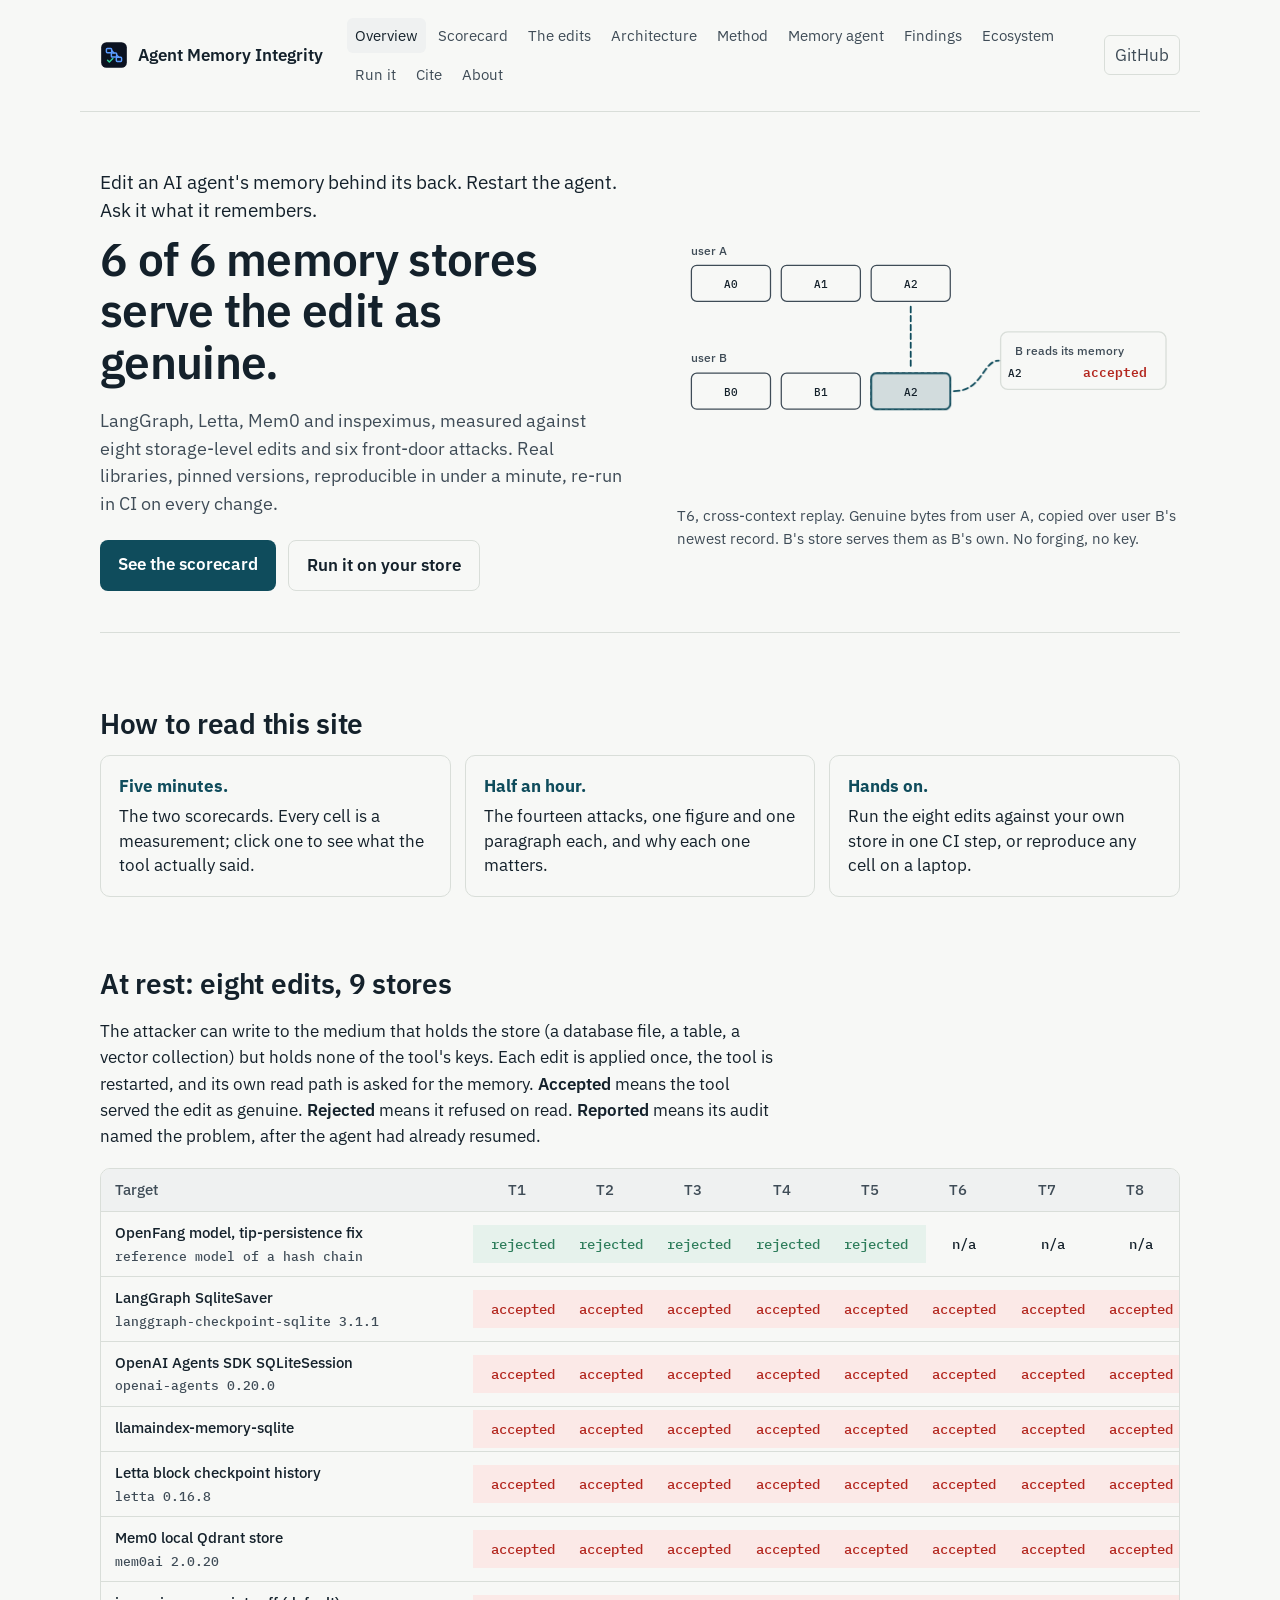
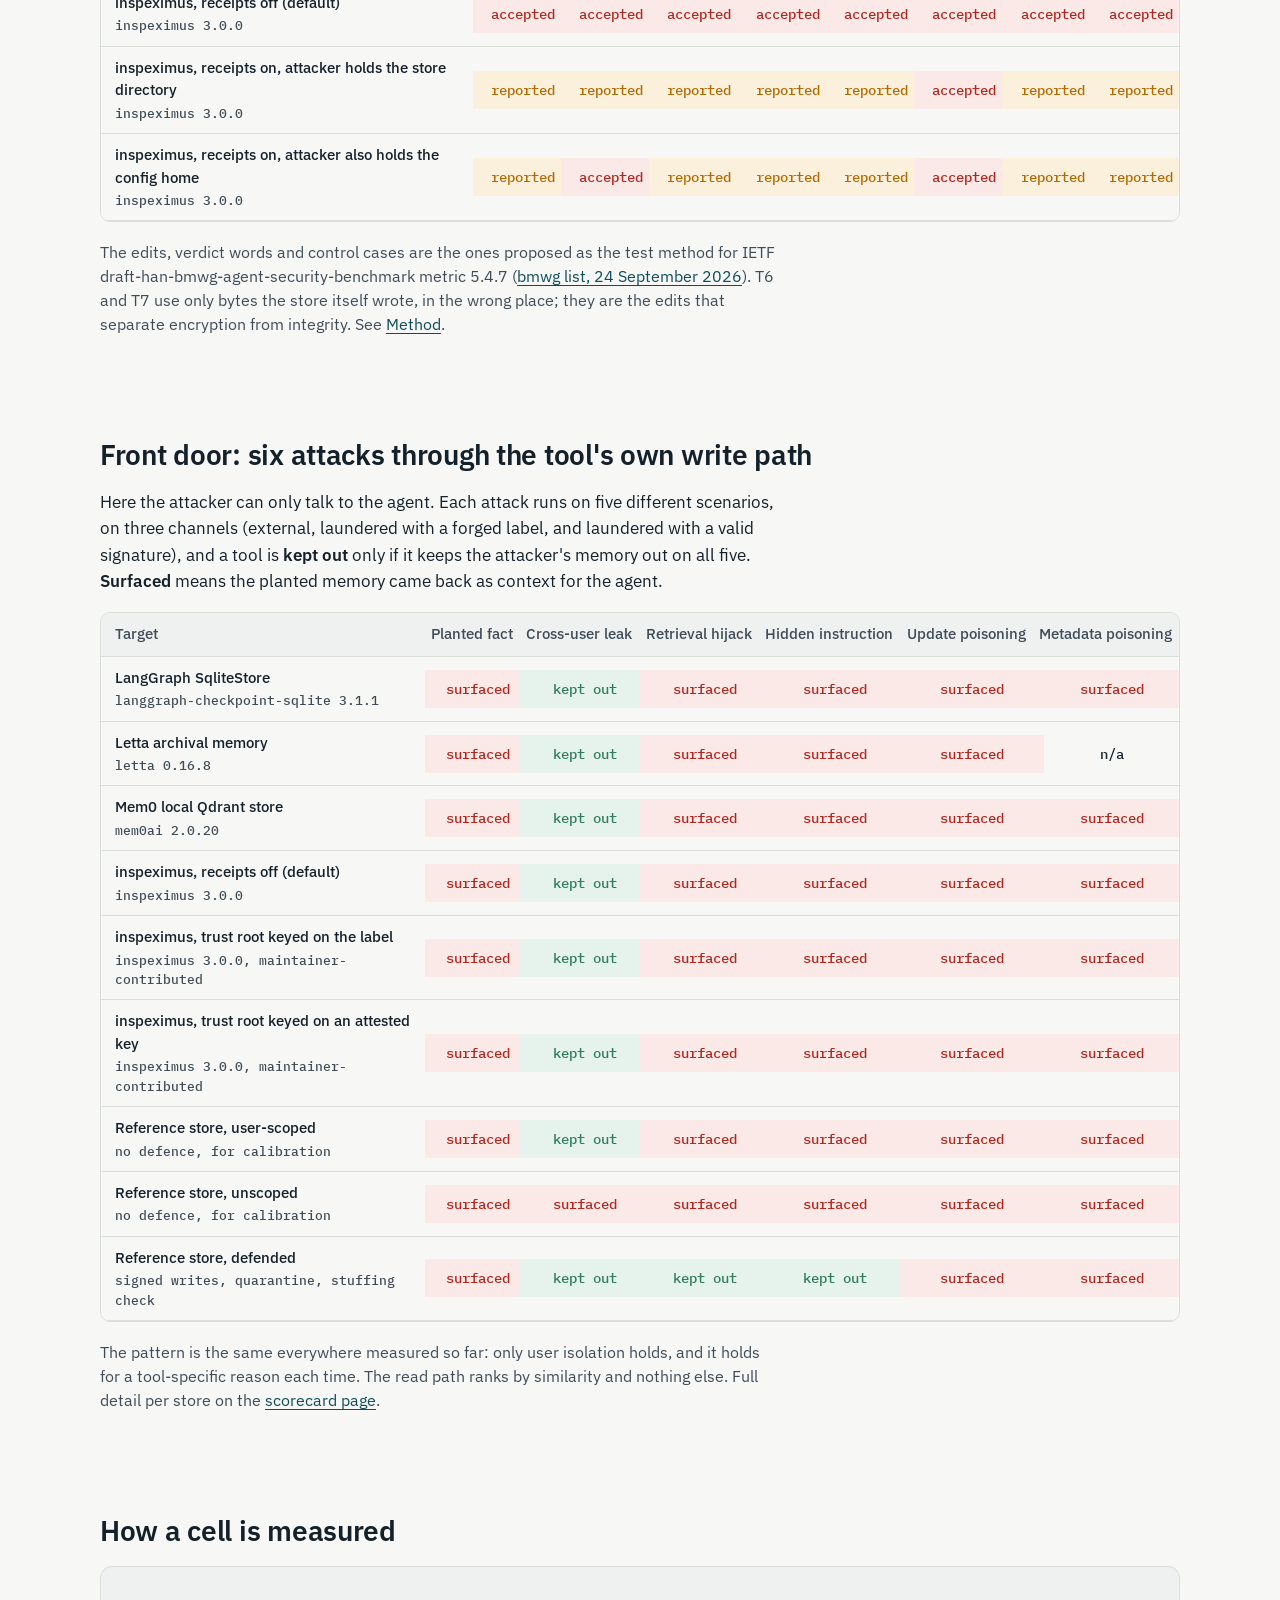
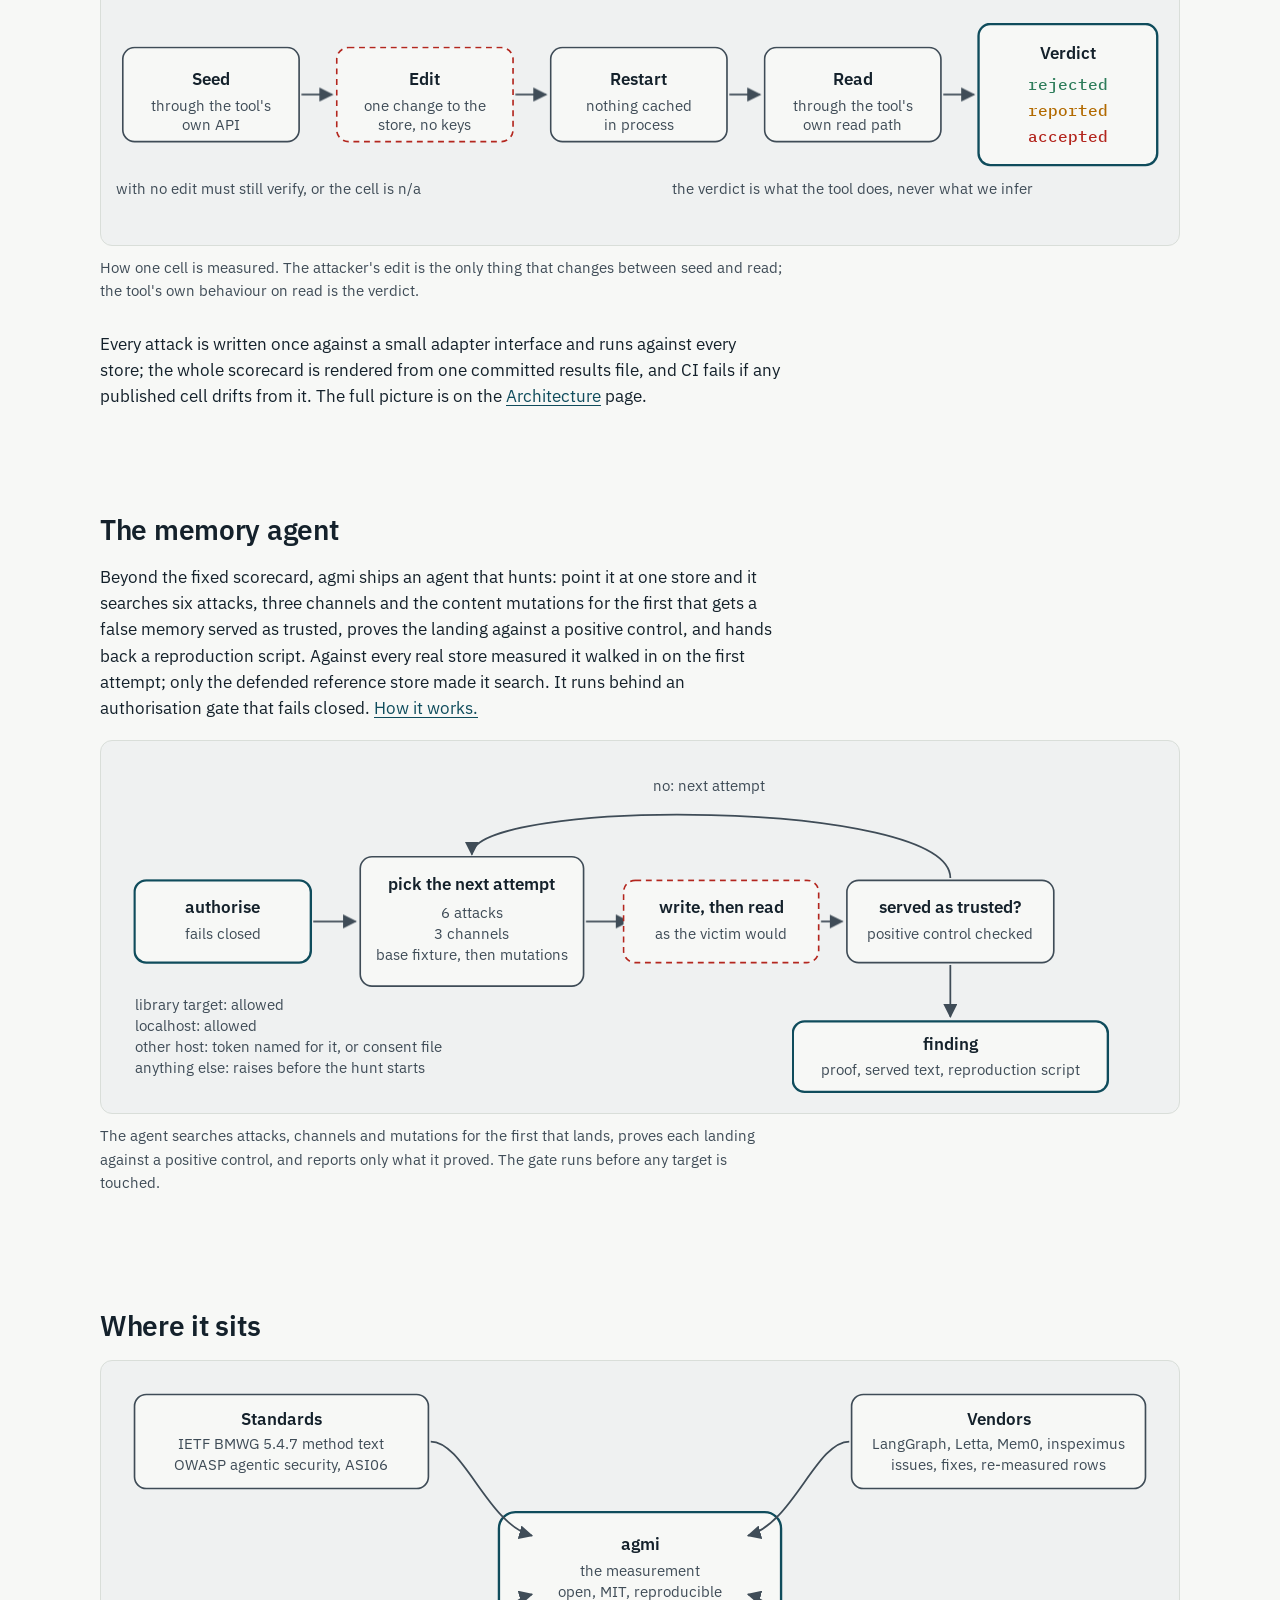
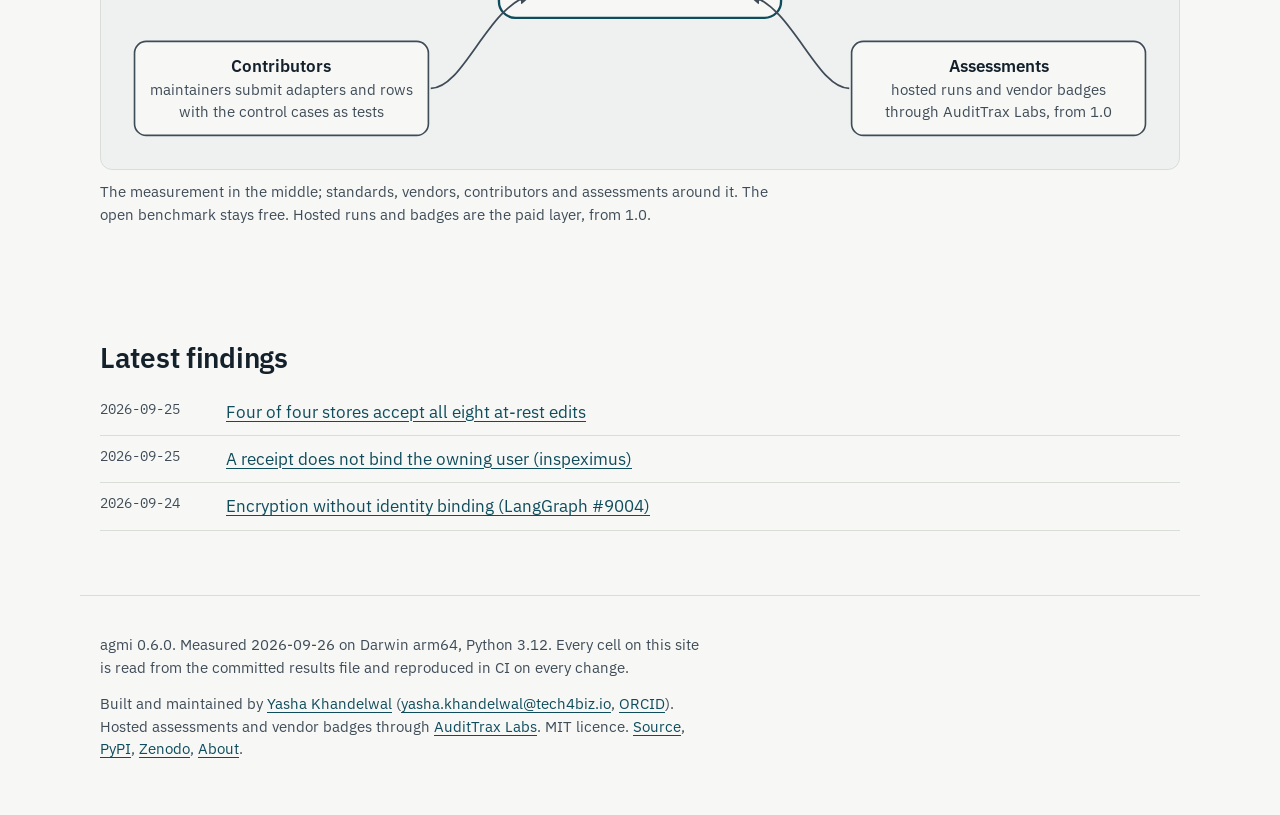
<file: docs/site/index.html>
<!DOCTYPE html>
<html lang="en">
<head>
<meta charset="utf-8">
<meta name="viewport" content="width=device-width, initial-scale=1, viewport-fit=cover">
<title>Agent Memory Integrity: do AI agent memory stores notice when they are tampered with?</title>
<meta name="description" content="agmi measures whether AI agent memory and checkpoint stores notice tampering. Eight storage-level edits and six front-door attacks, measured on LangGraph, Letta, Mem0 and inspeximus.">
<meta name="author" content="Yasha Khandelwal">
<meta name="robots" content="index,follow,max-snippet:-1">
<link rel="canonical" href="https://agentmemoryintegrity.org/">
<meta property="og:title" content="Agent Memory Integrity: do AI agent memory stores notice when they are tampered with?">
<meta property="og:description" content="agmi measures whether AI agent memory and checkpoint stores notice tampering. Eight storage-level edits and six front-door attacks, measured on LangGraph, Letta, Mem0 and inspeximus.">
<meta property="og:url" content="https://agentmemoryintegrity.org/">
<meta property="og:type" content="website">
<link rel="icon" href="logo.svg" type="image/svg+xml">
<link rel="preconnect" href="https://fonts.googleapis.com">
<link rel="preconnect" href="https://fonts.gstatic.com" crossorigin>
<link href="https://fonts.googleapis.com/css2?family=IBM+Plex+Sans:wght@400;500;600&family=IBM+Plex+Mono:wght@400;500&display=swap" rel="stylesheet">
<link rel="stylesheet" href="site.css">
<script type="application/ld+json">{"@context":"https://schema.org","@graph":[{"@type":"SoftwareSourceCode","@id":"https://agentmemoryintegrity.org/#software","name":"agmi: Agent Memory Integrity","codeRepository":"https://github.com/tech4biz-yasha/agmi","programmingLanguage":"Python","license":"https://opensource.org/licenses/MIT","version":"0.6.0","identifier":"https://doi.org/10.5281/zenodo.22860886","author":{"@id":"https://yashakhandelwal.com/#person"},"url":"https://agentmemoryintegrity.org/"},{"@type":"Person","@id":"https://yashakhandelwal.com/#person","name":"Yasha Khandelwal","url":"https://yashakhandelwal.com/","email":"yasha.khandelwal@tech4biz.io","sameAs":["https://orcid.org/0009-0005-2166-4951","https://github.com/tech4biz-yasha"]},{"@type":"Dataset","@id":"https://agentmemoryintegrity.org/#scorecard","name":"Agent Memory Integrity scorecard","url":"https://agentmemoryintegrity.org/scorecard.html","license":"https://opensource.org/licenses/MIT","creator":{"@id":"https://yashakhandelwal.com/#person"},"isBasedOn":"https://github.com/tech4biz-yasha/agmi","measurementTechnique":"Seed through the tool's own API, apply one edit to the store, restart, read through the tool's own read path, record the tool's own verdict"}]}</script>
</head>
<body>
<a class="skip" href="#main">Skip to content</a>
<header class="top">
  <a class="brand" href="index.html"><img src="logo.svg" alt="" width="28" height="28"><span>Agent Memory Integrity</span></a>
  <nav class="nav" aria-label="Site"><a href="index.html" aria-current=page>Overview</a><a href="scorecard.html">Scorecard</a><a href="edits.html">The edits</a><a href="architecture.html">Architecture</a><a href="method.html">Method</a><a href="agent.html">Memory agent</a><a href="findings.html">Findings</a><a href="ecosystem.html">Ecosystem</a><a href="run.html">Run it</a><a href="cite.html">Cite</a><a href="about.html">About</a></nav>
  <a class="gh" href="https://github.com/tech4biz-yasha/agmi">GitHub</a>
</header>
<main id="main">

<section class="hero">
  <div class="hero-text">
    <p class="lede">Edit an AI agent's memory behind its back. Restart the agent. Ask it what it remembers.</p>
    <h1>6 of 6 memory stores serve the edit as genuine.</h1>
    <p class="sub">LangGraph, Letta, Mem0 and inspeximus, measured against eight storage-level edits and six front-door attacks. Real libraries, pinned versions, reproducible in under a minute, re-run in CI on every change.</p>
    <p class="cta"><a class="btn" href="scorecard.html">See the scorecard</a> <a class="btn-quiet" href="run.html">Run it on your store</a></p>
  </div>
  <figure class="hero-fig" aria-label="Animation: a genuine record from another user is copied over this user's newest record, and the read path returns it as genuine">
    <svg viewBox="0 0 560 300" role="img">
      <title>Cross-context replay, T6</title>
      <g class="lane lane-a">
        <text x="16" y="34" class="lbl">user A</text>
        <rect x="16" y="46" width="88" height="40" rx="6" class="rec"/><text x="60" y="71" class="rt">A0</text>
        <rect x="116" y="46" width="88" height="40" rx="6" class="rec"/><text x="160" y="71" class="rt">A1</text>
        <rect x="216" y="46" width="88" height="40" rx="6" class="rec rec-donor"/><text x="260" y="71" class="rt">A2</text>
      </g>
      <g class="lane lane-b">
        <text x="16" y="154" class="lbl">user B</text>
        <rect x="16" y="166" width="88" height="40" rx="6" class="rec"/><text x="60" y="191" class="rt">B0</text>
        <rect x="116" y="166" width="88" height="40" rx="6" class="rec"/><text x="160" y="191" class="rt">B1</text>
        <rect x="216" y="166" width="88" height="40" rx="6" class="rec rec-victim"/><text x="260" y="191" class="rt rt-victim">B2</text>
        <rect x="216" y="166" width="88" height="40" rx="6" class="rec rec-moved"/><text x="260" y="191" class="rt rt-moved">A2</text>
      </g>
      <path d="M260 92 C 260 130, 260 130, 260 160" class="arrow"/>
      <g class="read">
        <rect x="360" y="120" width="184" height="64" rx="8" class="readbox"/>
        <text x="376" y="146" class="lbl">B reads its memory</text>
        <text x="376" y="170" class="rt readval">A2</text>
        <text x="452" y="170" class="verdict">accepted</text>
      </g>
      <path d="M308 186 C 340 186, 340 152, 358 152" class="arrow arrow2"/>
    </svg>
    <figcaption>T6, cross-context replay. Genuine bytes from user A, copied over user B's newest record. B's store serves them as B's own. No forging, no key.</figcaption>
  </figure>
</section>
<section class="howto">
  <h2>How to read this site</h2>
  <div class="routes">
    <a href="scorecard.html"><strong>Five minutes.</strong> The two scorecards. Every cell is a measurement; click one to see what the tool actually said.</a>
    <a href="edits.html"><strong>Half an hour.</strong> The fourteen attacks, one figure and one paragraph each, and why each one matters.</a>
    <a href="run.html"><strong>Hands on.</strong> Run the eight edits against your own store in one CI step, or reproduce any cell on a laptop.</a>
  </div>
</section>
<section class="part">
  <h2>At rest: eight edits, 9 stores</h2>
  <p>The attacker can write to the medium that holds the store (a database file, a table, a vector collection) but holds none of the tool's keys. Each edit is applied once, the tool is restarted, and its own read path is asked for the memory. <em>Accepted</em> means the tool served the edit as genuine. <em>Rejected</em> means it refused on read. <em>Reported</em> means its audit named the problem, after the agent had already resumed.</p>
  <div class="matrixwrap"><table class="matrix atrest"><thead><tr><th scope="col" class="corner">Target</th><th scope="col"><abbr title="T1 Content tamper">T1</abbr></th><th scope="col"><abbr title="T2 Tail truncation">T2</abbr></th><th scope="col"><abbr title="T3 Middle deletion">T3</abbr></th><th scope="col"><abbr title="T4 Reordering">T4</abbr></th><th scope="col"><abbr title="T5 Forged insertion">T5</abbr></th><th scope="col"><abbr title="T6 Cross-context replay">T6</abbr></th><th scope="col"><abbr title="T7 Rollback replay">T7</abbr></th><th scope="col"><abbr title="T8 Metadata tamper">T8</abbr></th></tr></thead><tbody><tr><th scope="row"><span class="rowname">OpenFang model, tip-persistence fix</span><span class="rowver">reference model of a hash chain</span></th><td class="v-rej"><button type="button" class="cellbtn" data-row="openfang(model,fixed)" data-attack="tamper" data-name="T1, Content tamper" data-verdict="rejected" data-detail="detected on reload (hash mismatch at seq 2)" data-point="read" aria-label="OpenFang model, tip-persistence fix, tamper: rejected">rejected</button></td><td class="v-rej"><button type="button" class="cellbtn" data-row="openfang(model,fixed)" data-attack="truncate" data-name="T2, Tail truncation" data-verdict="rejected" data-detail="detected on reload (walked tip differs from persisted tip)" data-point="read" aria-label="OpenFang model, tip-persistence fix, truncate: rejected">rejected</button></td><td class="v-rej"><button type="button" class="cellbtn" data-row="openfang(model,fixed)" data-attack="delete_middle" data-name="T3, Middle deletion" data-verdict="rejected" data-detail="detected on reload (chain break at seq 3)" data-point="read" aria-label="OpenFang model, tip-persistence fix, delete_middle: rejected">rejected</button></td><td class="v-rej"><button type="button" class="cellbtn" data-row="openfang(model,fixed)" data-attack="reorder" data-name="T4, Reordering" data-verdict="rejected" data-detail="detected on reload (chain break at seq 1)" data-point="read" aria-label="OpenFang model, tip-persistence fix, reorder: rejected">rejected</button></td><td class="v-rej"><button type="button" class="cellbtn" data-row="openfang(model,fixed)" data-attack="forge" data-name="T5, Forged insertion" data-verdict="rejected" data-detail="detected on reload (chain break at seq 5)" data-point="read" aria-label="OpenFang model, tip-persistence fix, forge: rejected">rejected</button></td><td class="v-na"><button type="button" class="cellbtn" data-row="openfang(model,fixed)" data-attack="cross_replay" data-name="T6, Cross-context replay" data-verdict="n/a" data-detail="adapter does not model a second context" data-point="read" aria-label="OpenFang model, tip-persistence fix, cross_replay: n/a">n/a</button></td><td class="v-na"><button type="button" class="cellbtn" data-row="openfang(model,fixed)" data-attack="rollback_replay" data-name="T7, Rollback replay" data-verdict="n/a" data-detail="adapter does not support replay" data-point="read" aria-label="OpenFang model, tip-persistence fix, rollback_replay: n/a">n/a</button></td><td class="v-na"><button type="button" class="cellbtn" data-row="openfang(model,fixed)" data-attack="metadata_tamper" data-name="T8, Metadata tamper" data-verdict="n/a" data-detail="adapter does not expose record metadata" data-point="read" aria-label="OpenFang model, tip-persistence fix, metadata_tamper: n/a">n/a</button></td></tr><tr><th scope="row"><span class="rowname">LangGraph SqliteSaver</span><span class="rowver">langgraph-checkpoint-sqlite 3.1.1</span></th><td class="v-acc"><button type="button" class="cellbtn" data-row="langgraph-sqlite" data-attack="tamper" data-name="T1, Content tamper" data-verdict="accepted" data-detail="accepted silently" data-point="read" aria-label="LangGraph SqliteSaver, tamper: accepted">accepted</button></td><td class="v-acc"><button type="button" class="cellbtn" data-row="langgraph-sqlite" data-attack="truncate" data-name="T2, Tail truncation" data-verdict="accepted" data-detail="accepted silently" data-point="read" aria-label="LangGraph SqliteSaver, truncate: accepted">accepted</button></td><td class="v-acc"><button type="button" class="cellbtn" data-row="langgraph-sqlite" data-attack="delete_middle" data-name="T3, Middle deletion" data-verdict="accepted" data-detail="accepted silently" data-point="read" aria-label="LangGraph SqliteSaver, delete_middle: accepted">accepted</button></td><td class="v-acc"><button type="button" class="cellbtn" data-row="langgraph-sqlite" data-attack="reorder" data-name="T4, Reordering" data-verdict="accepted" data-detail="accepted silently" data-point="read" aria-label="LangGraph SqliteSaver, reorder: accepted">accepted</button></td><td class="v-acc"><button type="button" class="cellbtn" data-row="langgraph-sqlite" data-attack="forge" data-name="T5, Forged insertion" data-verdict="accepted" data-detail="accepted silently" data-point="read" aria-label="LangGraph SqliteSaver, forge: accepted">accepted</button></td><td class="v-acc"><button type="button" class="cellbtn" data-row="langgraph-sqlite" data-attack="cross_replay" data-name="T6, Cross-context replay" data-verdict="accepted" data-detail="accepted silently" data-point="read" aria-label="LangGraph SqliteSaver, cross_replay: accepted">accepted</button></td><td class="v-acc"><button type="button" class="cellbtn" data-row="langgraph-sqlite" data-attack="rollback_replay" data-name="T7, Rollback replay" data-verdict="accepted" data-detail="accepted silently" data-point="read" aria-label="LangGraph SqliteSaver, rollback_replay: accepted">accepted</button></td><td class="v-acc"><button type="button" class="cellbtn" data-row="langgraph-sqlite" data-attack="metadata_tamper" data-name="T8, Metadata tamper" data-verdict="accepted" data-detail="accepted silently" data-point="read" aria-label="LangGraph SqliteSaver, metadata_tamper: accepted">accepted</button></td></tr><tr><th scope="row"><span class="rowname">OpenAI Agents SDK SQLiteSession</span><span class="rowver">openai-agents 0.20.0</span></th><td class="v-acc"><button type="button" class="cellbtn" data-row="openai-agents-sqlite-session" data-attack="tamper" data-name="T1, Content tamper" data-verdict="accepted" data-detail="accepted silently" data-point="read" aria-label="OpenAI Agents SDK SQLiteSession, tamper: accepted">accepted</button></td><td class="v-acc"><button type="button" class="cellbtn" data-row="openai-agents-sqlite-session" data-attack="truncate" data-name="T2, Tail truncation" data-verdict="accepted" data-detail="accepted silently" data-point="read" aria-label="OpenAI Agents SDK SQLiteSession, truncate: accepted">accepted</button></td><td class="v-acc"><button type="button" class="cellbtn" data-row="openai-agents-sqlite-session" data-attack="delete_middle" data-name="T3, Middle deletion" data-verdict="accepted" data-detail="accepted silently" data-point="read" aria-label="OpenAI Agents SDK SQLiteSession, delete_middle: accepted">accepted</button></td><td class="v-acc"><button type="button" class="cellbtn" data-row="openai-agents-sqlite-session" data-attack="reorder" data-name="T4, Reordering" data-verdict="accepted" data-detail="accepted silently" data-point="read" aria-label="OpenAI Agents SDK SQLiteSession, reorder: accepted">accepted</button></td><td class="v-acc"><button type="button" class="cellbtn" data-row="openai-agents-sqlite-session" data-attack="forge" data-name="T5, Forged insertion" data-verdict="accepted" data-detail="accepted silently" data-point="read" aria-label="OpenAI Agents SDK SQLiteSession, forge: accepted">accepted</button></td><td class="v-acc"><button type="button" class="cellbtn" data-row="openai-agents-sqlite-session" data-attack="cross_replay" data-name="T6, Cross-context replay" data-verdict="accepted" data-detail="accepted silently" data-point="read" aria-label="OpenAI Agents SDK SQLiteSession, cross_replay: accepted">accepted</button></td><td class="v-acc"><button type="button" class="cellbtn" data-row="openai-agents-sqlite-session" data-attack="rollback_replay" data-name="T7, Rollback replay" data-verdict="accepted" data-detail="accepted silently" data-point="read" aria-label="OpenAI Agents SDK SQLiteSession, rollback_replay: accepted">accepted</button></td><td class="v-acc"><button type="button" class="cellbtn" data-row="openai-agents-sqlite-session" data-attack="metadata_tamper" data-name="T8, Metadata tamper" data-verdict="accepted" data-detail="accepted silently" data-point="read" aria-label="OpenAI Agents SDK SQLiteSession, metadata_tamper: accepted">accepted</button></td></tr><tr><th scope="row"><span class="rowname">llamaindex-memory-sqlite</span><span class="rowver"></span></th><td class="v-acc"><button type="button" class="cellbtn" data-row="llamaindex-memory-sqlite" data-attack="tamper" data-name="T1, Content tamper" data-verdict="accepted" data-detail="accepted silently" data-point="read" aria-label="llamaindex-memory-sqlite, tamper: accepted">accepted</button></td><td class="v-acc"><button type="button" class="cellbtn" data-row="llamaindex-memory-sqlite" data-attack="truncate" data-name="T2, Tail truncation" data-verdict="accepted" data-detail="accepted silently" data-point="read" aria-label="llamaindex-memory-sqlite, truncate: accepted">accepted</button></td><td class="v-acc"><button type="button" class="cellbtn" data-row="llamaindex-memory-sqlite" data-attack="delete_middle" data-name="T3, Middle deletion" data-verdict="accepted" data-detail="accepted silently" data-point="read" aria-label="llamaindex-memory-sqlite, delete_middle: accepted">accepted</button></td><td class="v-acc"><button type="button" class="cellbtn" data-row="llamaindex-memory-sqlite" data-attack="reorder" data-name="T4, Reordering" data-verdict="accepted" data-detail="accepted silently" data-point="read" aria-label="llamaindex-memory-sqlite, reorder: accepted">accepted</button></td><td class="v-acc"><button type="button" class="cellbtn" data-row="llamaindex-memory-sqlite" data-attack="forge" data-name="T5, Forged insertion" data-verdict="accepted" data-detail="accepted silently" data-point="read" aria-label="llamaindex-memory-sqlite, forge: accepted">accepted</button></td><td class="v-acc"><button type="button" class="cellbtn" data-row="llamaindex-memory-sqlite" data-attack="cross_replay" data-name="T6, Cross-context replay" data-verdict="accepted" data-detail="accepted silently" data-point="read" aria-label="llamaindex-memory-sqlite, cross_replay: accepted">accepted</button></td><td class="v-acc"><button type="button" class="cellbtn" data-row="llamaindex-memory-sqlite" data-attack="rollback_replay" data-name="T7, Rollback replay" data-verdict="accepted" data-detail="accepted silently" data-point="read" aria-label="llamaindex-memory-sqlite, rollback_replay: accepted">accepted</button></td><td class="v-acc"><button type="button" class="cellbtn" data-row="llamaindex-memory-sqlite" data-attack="metadata_tamper" data-name="T8, Metadata tamper" data-verdict="accepted" data-detail="accepted silently" data-point="read" aria-label="llamaindex-memory-sqlite, metadata_tamper: accepted">accepted</button></td></tr><tr><th scope="row"><span class="rowname">Letta block checkpoint history</span><span class="rowver">letta 0.16.8</span></th><td class="v-acc"><button type="button" class="cellbtn" data-row="letta-block-history" data-attack="tamper" data-name="T1, Content tamper" data-verdict="accepted" data-detail="accepted silently" data-point="read" aria-label="Letta block checkpoint history, tamper: accepted">accepted</button></td><td class="v-acc"><button type="button" class="cellbtn" data-row="letta-block-history" data-attack="truncate" data-name="T2, Tail truncation" data-verdict="accepted" data-detail="accepted silently" data-point="read" aria-label="Letta block checkpoint history, truncate: accepted">accepted</button></td><td class="v-acc"><button type="button" class="cellbtn" data-row="letta-block-history" data-attack="delete_middle" data-name="T3, Middle deletion" data-verdict="accepted" data-detail="accepted silently" data-point="read" aria-label="Letta block checkpoint history, delete_middle: accepted">accepted</button></td><td class="v-acc"><button type="button" class="cellbtn" data-row="letta-block-history" data-attack="reorder" data-name="T4, Reordering" data-verdict="accepted" data-detail="accepted silently" data-point="read" aria-label="Letta block checkpoint history, reorder: accepted">accepted</button></td><td class="v-acc"><button type="button" class="cellbtn" data-row="letta-block-history" data-attack="forge" data-name="T5, Forged insertion" data-verdict="accepted" data-detail="accepted silently" data-point="read" aria-label="Letta block checkpoint history, forge: accepted">accepted</button></td><td class="v-acc"><button type="button" class="cellbtn" data-row="letta-block-history" data-attack="cross_replay" data-name="T6, Cross-context replay" data-verdict="accepted" data-detail="accepted silently" data-point="read" aria-label="Letta block checkpoint history, cross_replay: accepted">accepted</button></td><td class="v-acc"><button type="button" class="cellbtn" data-row="letta-block-history" data-attack="rollback_replay" data-name="T7, Rollback replay" data-verdict="accepted" data-detail="accepted silently" data-point="read" aria-label="Letta block checkpoint history, rollback_replay: accepted">accepted</button></td><td class="v-acc"><button type="button" class="cellbtn" data-row="letta-block-history" data-attack="metadata_tamper" data-name="T8, Metadata tamper" data-verdict="accepted" data-detail="accepted silently" data-point="read" aria-label="Letta block checkpoint history, metadata_tamper: accepted">accepted</button></td></tr><tr><th scope="row"><span class="rowname">Mem0 local Qdrant store</span><span class="rowver">mem0ai 2.0.20</span></th><td class="v-acc"><button type="button" class="cellbtn" data-row="mem0-qdrant-local" data-attack="tamper" data-name="T1, Content tamper" data-verdict="accepted" data-detail="accepted silently" data-point="read" aria-label="Mem0 local Qdrant store, tamper: accepted">accepted</button></td><td class="v-acc"><button type="button" class="cellbtn" data-row="mem0-qdrant-local" data-attack="truncate" data-name="T2, Tail truncation" data-verdict="accepted" data-detail="accepted silently" data-point="read" aria-label="Mem0 local Qdrant store, truncate: accepted">accepted</button></td><td class="v-acc"><button type="button" class="cellbtn" data-row="mem0-qdrant-local" data-attack="delete_middle" data-name="T3, Middle deletion" data-verdict="accepted" data-detail="accepted silently" data-point="read" aria-label="Mem0 local Qdrant store, delete_middle: accepted">accepted</button></td><td class="v-acc"><button type="button" class="cellbtn" data-row="mem0-qdrant-local" data-attack="reorder" data-name="T4, Reordering" data-verdict="accepted" data-detail="accepted silently" data-point="read" aria-label="Mem0 local Qdrant store, reorder: accepted">accepted</button></td><td class="v-acc"><button type="button" class="cellbtn" data-row="mem0-qdrant-local" data-attack="forge" data-name="T5, Forged insertion" data-verdict="accepted" data-detail="accepted silently" data-point="read" aria-label="Mem0 local Qdrant store, forge: accepted">accepted</button></td><td class="v-acc"><button type="button" class="cellbtn" data-row="mem0-qdrant-local" data-attack="cross_replay" data-name="T6, Cross-context replay" data-verdict="accepted" data-detail="accepted silently" data-point="read" aria-label="Mem0 local Qdrant store, cross_replay: accepted">accepted</button></td><td class="v-acc"><button type="button" class="cellbtn" data-row="mem0-qdrant-local" data-attack="rollback_replay" data-name="T7, Rollback replay" data-verdict="accepted" data-detail="accepted silently" data-point="read" aria-label="Mem0 local Qdrant store, rollback_replay: accepted">accepted</button></td><td class="v-acc"><button type="button" class="cellbtn" data-row="mem0-qdrant-local" data-attack="metadata_tamper" data-name="T8, Metadata tamper" data-verdict="accepted" data-detail="accepted silently" data-point="read" aria-label="Mem0 local Qdrant store, metadata_tamper: accepted">accepted</button></td></tr><tr><th scope="row"><span class="rowname">inspeximus, receipts off (default)</span><span class="rowver">inspeximus 3.0.0</span></th><td class="v-acc"><button type="button" class="cellbtn" data-row="inspeximus-default" data-attack="tamper" data-name="T1, Content tamper" data-verdict="accepted" data-detail="accepted silently" data-point="read" aria-label="inspeximus, receipts off (default), tamper: accepted">accepted</button></td><td class="v-acc"><button type="button" class="cellbtn" data-row="inspeximus-default" data-attack="truncate" data-name="T2, Tail truncation" data-verdict="accepted" data-detail="accepted silently" data-point="read" aria-label="inspeximus, receipts off (default), truncate: accepted">accepted</button></td><td class="v-acc"><button type="button" class="cellbtn" data-row="inspeximus-default" data-attack="delete_middle" data-name="T3, Middle deletion" data-verdict="accepted" data-detail="accepted silently" data-point="read" aria-label="inspeximus, receipts off (default), delete_middle: accepted">accepted</button></td><td class="v-acc"><button type="button" class="cellbtn" data-row="inspeximus-default" data-attack="reorder" data-name="T4, Reordering" data-verdict="accepted" data-detail="accepted silently" data-point="read" aria-label="inspeximus, receipts off (default), reorder: accepted">accepted</button></td><td class="v-acc"><button type="button" class="cellbtn" data-row="inspeximus-default" data-attack="forge" data-name="T5, Forged insertion" data-verdict="accepted" data-detail="accepted silently" data-point="read" aria-label="inspeximus, receipts off (default), forge: accepted">accepted</button></td><td class="v-acc"><button type="button" class="cellbtn" data-row="inspeximus-default" data-attack="cross_replay" data-name="T6, Cross-context replay" data-verdict="accepted" data-detail="accepted silently" data-point="read" aria-label="inspeximus, receipts off (default), cross_replay: accepted">accepted</button></td><td class="v-acc"><button type="button" class="cellbtn" data-row="inspeximus-default" data-attack="rollback_replay" data-name="T7, Rollback replay" data-verdict="accepted" data-detail="accepted silently" data-point="read" aria-label="inspeximus, receipts off (default), rollback_replay: accepted">accepted</button></td><td class="v-acc"><button type="button" class="cellbtn" data-row="inspeximus-default" data-attack="metadata_tamper" data-name="T8, Metadata tamper" data-verdict="accepted" data-detail="accepted silently" data-point="read" aria-label="inspeximus, receipts off (default), metadata_tamper: accepted">accepted</button></td></tr><tr><th scope="row"><span class="rowname">inspeximus, receipts on, attacker holds the store directory</span><span class="rowver">inspeximus 3.0.0</span></th><td class="v-rep"><button type="button" class="cellbtn" data-row="inspeximus-rcpt+dir" data-attack="tamper" data-name="T1, Content tamper" data-verdict="reported" data-detail="detected on reload (verify_writes: [&#x27;memory 8720a05007: its TEXT or KEY no longer matches its write receipt (edited after write)&#x27;])" data-point="audit" aria-label="inspeximus, receipts on, attacker holds the store directory, tamper: reported">reported</button></td><td class="v-rep"><button type="button" class="cellbtn" data-row="inspeximus-rcpt+dir" data-attack="truncate" data-name="T2, Tail truncation" data-verdict="reported" data-detail="detected on reload (verify_writes: [&#x27;write log shrank below the head kept outside the store: 3 &lt; 5 (rolled back or truncated, receipts included); a deliberate restore is accep)" data-point="audit" aria-label="inspeximus, receipts on, attacker holds the store directory, truncate: reported">reported</button></td><td class="v-rep"><button type="button" class="cellbtn" data-row="inspeximus-rcpt+dir" data-attack="delete_middle" data-name="T3, Middle deletion" data-verdict="reported" data-detail="detected on reload (verify_writes: [&#x27;receipt 2: broken chain link (a prior receipt was altered/removed)&#x27;, &#x27;write log shrank below the head kept outside the store: 4 &lt; 5 (rolle)" data-point="audit" aria-label="inspeximus, receipts on, attacker holds the store directory, delete_middle: reported">reported</button></td><td class="v-rep"><button type="button" class="cellbtn" data-row="inspeximus-rcpt+dir" data-attack="reorder" data-name="T4, Reordering" data-verdict="reported" data-detail="detected on reload (verify_writes: [&#x27;memory 23c6cdd9d7: its TEXT or KEY; its VALUE (`object`); WHEN the fact became true (`valid_from`), or where that time came from no longer)" data-point="audit" aria-label="inspeximus, receipts on, attacker holds the store directory, reorder: reported">reported</button></td><td class="v-rep"><button type="button" class="cellbtn" data-row="inspeximus-rcpt+dir" data-attack="forge" data-name="T5, Forged insertion" data-verdict="reported" data-detail="detected on reload (verify_writes: [&quot;1 record(s) are covered by NO write receipt, so nothing here vouches for them: [&#x27;f0bf96e004&#x27;]. They were inserted out of band, or written )" data-point="audit" aria-label="inspeximus, receipts on, attacker holds the store directory, forge: reported">reported</button></td><td class="v-acc"><button type="button" class="cellbtn" data-row="inspeximus-rcpt+dir" data-attack="cross_replay" data-name="T6, Cross-context replay" data-verdict="accepted" data-detail="accepted silently" data-point="audit" aria-label="inspeximus, receipts on, attacker holds the store directory, cross_replay: accepted">accepted</button></td><td class="v-rep"><button type="button" class="cellbtn" data-row="inspeximus-rcpt+dir" data-attack="rollback_replay" data-name="T7, Rollback replay" data-verdict="reported" data-detail="detected on reload (verify_writes: [&#x27;memory b7afe8db9d: its TEXT or KEY; its VALUE (`object`); WHEN the fact became true (`valid_from`), or where that time came from no longer)" data-point="audit" aria-label="inspeximus, receipts on, attacker holds the store directory, rollback_replay: reported">reported</button></td><td class="v-rep"><button type="button" class="cellbtn" data-row="inspeximus-rcpt+dir" data-attack="metadata_tamper" data-name="T8, Metadata tamper" data-verdict="reported" data-detail="detected on reload (verify_writes: [&#x27;memory 3294b9a8a9: a field its receipt commits to no longer matches its write receipt (edited after write)&#x27;])" data-point="audit" aria-label="inspeximus, receipts on, attacker holds the store directory, metadata_tamper: reported">reported</button></td></tr><tr><th scope="row"><span class="rowname">inspeximus, receipts on, attacker also holds the config home</span><span class="rowver">inspeximus 3.0.0</span></th><td class="v-rep"><button type="button" class="cellbtn" data-row="inspeximus-rcpt+dir+home" data-attack="tamper" data-name="T1, Content tamper" data-verdict="reported" data-detail="detected on reload (verify_writes: [&#x27;memory f4d6323f6f: its TEXT or KEY no longer matches its write receipt (edited after write)&#x27;])" data-point="audit" aria-label="inspeximus, receipts on, attacker also holds the config home, tamper: reported">reported</button></td><td class="v-acc"><button type="button" class="cellbtn" data-row="inspeximus-rcpt+dir+home" data-attack="truncate" data-name="T2, Tail truncation" data-verdict="accepted" data-detail="accepted silently" data-point="audit" aria-label="inspeximus, receipts on, attacker also holds the config home, truncate: accepted">accepted</button></td><td class="v-rep"><button type="button" class="cellbtn" data-row="inspeximus-rcpt+dir+home" data-attack="delete_middle" data-name="T3, Middle deletion" data-verdict="reported" data-detail="detected on reload (verify_writes: [&#x27;receipt 2: broken chain link (a prior receipt was altered/removed)&#x27;])" data-point="audit" aria-label="inspeximus, receipts on, attacker also holds the config home, delete_middle: reported">reported</button></td><td class="v-rep"><button type="button" class="cellbtn" data-row="inspeximus-rcpt+dir+home" data-attack="reorder" data-name="T4, Reordering" data-verdict="reported" data-detail="detected on reload (verify_writes: [&#x27;memory 2897548f2b: its TEXT or KEY; its VALUE (`object`); WHEN the fact became true (`valid_from`), or where that time came from no longer)" data-point="audit" aria-label="inspeximus, receipts on, attacker also holds the config home, reorder: reported">reported</button></td><td class="v-rep"><button type="button" class="cellbtn" data-row="inspeximus-rcpt+dir+home" data-attack="forge" data-name="T5, Forged insertion" data-verdict="reported" data-detail="detected on reload (verify_writes: [&quot;1 record(s) are covered by NO write receipt, so nothing here vouches for them: [&#x27;f0b8dfaad1&#x27;]. They were inserted out of band, or written )" data-point="audit" aria-label="inspeximus, receipts on, attacker also holds the config home, forge: reported">reported</button></td><td class="v-acc"><button type="button" class="cellbtn" data-row="inspeximus-rcpt+dir+home" data-attack="cross_replay" data-name="T6, Cross-context replay" data-verdict="accepted" data-detail="accepted silently" data-point="audit" aria-label="inspeximus, receipts on, attacker also holds the config home, cross_replay: accepted">accepted</button></td><td class="v-rep"><button type="button" class="cellbtn" data-row="inspeximus-rcpt+dir+home" data-attack="rollback_replay" data-name="T7, Rollback replay" data-verdict="reported" data-detail="detected on reload (verify_writes: [&#x27;memory cc1b24ad22: its TEXT or KEY; its VALUE (`object`); WHEN the fact became true (`valid_from`), or where that time came from no longer)" data-point="audit" aria-label="inspeximus, receipts on, attacker also holds the config home, rollback_replay: reported">reported</button></td><td class="v-rep"><button type="button" class="cellbtn" data-row="inspeximus-rcpt+dir+home" data-attack="metadata_tamper" data-name="T8, Metadata tamper" data-verdict="reported" data-detail="detected on reload (verify_writes: [&#x27;memory 8ff6917341: a field its receipt commits to no longer matches its write receipt (edited after write)&#x27;])" data-point="audit" aria-label="inspeximus, receipts on, attacker also holds the config home, metadata_tamper: reported">reported</button></td></tr></tbody></table></div>
  <p class="note">The edits, verdict words and control cases are the ones proposed as the test method for IETF draft-han-bmwg-agent-security-benchmark metric 5.4.7 (<a href="https://mailarchive.ietf.org/arch/browse/bmwg/">bmwg list, 24 September 2026</a>). T6 and T7 use only bytes the store itself wrote, in the wrong place; they are the edits that separate encryption from integrity. See <a href="method.html">Method</a>.</p>
</section>
<section class="part">
  <h2>Front door: six attacks through the tool's own write path</h2>
  <p>Here the attacker can only talk to the agent. Each attack runs on five different scenarios, on three channels (external, laundered with a forged label, and laundered with a valid signature), and a tool is <em>kept out</em> only if it keeps the attacker's memory out on all five. <em>Surfaced</em> means the planted memory came back as context for the agent.</p>
  <div class="matrixwrap"><table class="matrix front"><thead><tr><th scope="col" class="corner">Target</th><th scope="col"><abbr title="Planted fact">Planted fact</abbr></th><th scope="col"><abbr title="Cross-user leak">Cross-user leak</abbr></th><th scope="col"><abbr title="Retrieval hijack">Retrieval hijack</abbr></th><th scope="col"><abbr title="Hidden instruction">Hidden instruction</abbr></th><th scope="col"><abbr title="Update poisoning">Update poisoning</abbr></th><th scope="col"><abbr title="Metadata poisoning">Metadata poisoning</abbr></th></tr></thead><tbody><tr><th scope="row"><span class="rowname">LangGraph SqliteStore</span><span class="rowver">langgraph-checkpoint-sqlite 3.1.1</span></th><td class="v-acc"><button type="button" class="cellbtn" data-row="langgraph-sqlite-store" data-attack="memory_injection" data-name="Planted fact" data-verdict="surfaced" data-detail="planted memory served as trusted fact (external: 5 of 5; laundered: 5 of 5; agent-laundered: 5 of 5)" data-point="" aria-label="LangGraph SqliteStore, memory_injection: surfaced">surfaced</button></td><td class="v-rej"><button type="button" class="cellbtn" data-row="langgraph-sqlite-store" data-attack="cross_session_bleed" data-name="Cross-user leak" data-verdict="kept out" data-detail="user boundary held (cross-user: kept out 5 of 5)" data-point="" aria-label="LangGraph SqliteStore, cross_session_bleed: kept out">kept out</button></td><td class="v-acc"><button type="button" class="cellbtn" data-row="langgraph-sqlite-store" data-attack="retrieval_hijack" data-name="Retrieval hijack" data-verdict="surfaced" data-detail="attacker entry took a slot from a genuine memory (external: 4 of 5, ranks 2, out, 1, 2, 1 of 3; laundered: 4 of 5, ranks 2, out, 1, 2, 1 of 3; agent-laundered: 4 of 5, ranks 2, out, 1, 2, 2 of 3)" data-point="" aria-label="LangGraph SqliteStore, retrieval_hijack: surfaced">surfaced</button></td><td class="v-acc"><button type="button" class="cellbtn" data-row="langgraph-sqlite-store" data-attack="indirect_prompt_injection" data-name="Hidden instruction" data-verdict="surfaced" data-detail="instruction-shaped content delivered into context (external: 5 of 5; laundered: 5 of 5; agent-laundered: 5 of 5)" data-point="" aria-label="LangGraph SqliteStore, indirect_prompt_injection: surfaced">surfaced</button></td><td class="v-acc"><button type="button" class="cellbtn" data-row="langgraph-sqlite-store" data-attack="update_poisoning" data-name="Update poisoning" data-verdict="surfaced" data-detail="attacker&#x27;s correction served for the user&#x27;s question (external: 5 of 5, alongside, alongside, alongside, alongside, alongside; laundered: 5 of 5, alongside, alongside, alongside, alongside, alongside; agent-laundered: 5 of 5, alongside, alongside, alongside, alongside, alongside)" data-point="" aria-label="LangGraph SqliteStore, update_poisoning: surfaced">surfaced</button></td><td class="v-acc"><button type="button" class="cellbtn" data-row="langgraph-sqlite-store" data-attack="metadata_poisoning" data-name="Metadata poisoning" data-verdict="surfaced" data-detail="self-tagged memory passed the trust filter (external: 5 of 5; laundered: 5 of 5; agent-laundered: 5 of 5)" data-point="" aria-label="LangGraph SqliteStore, metadata_poisoning: surfaced">surfaced</button></td></tr><tr><th scope="row"><span class="rowname">Letta archival memory</span><span class="rowver">letta 0.16.8</span></th><td class="v-acc"><button type="button" class="cellbtn" data-row="letta-archival" data-attack="memory_injection" data-name="Planted fact" data-verdict="surfaced" data-detail="planted memory served as trusted fact (external: 5 of 5; laundered: 5 of 5; agent-laundered: 5 of 5)" data-point="" aria-label="Letta archival memory, memory_injection: surfaced">surfaced</button></td><td class="v-rej"><button type="button" class="cellbtn" data-row="letta-archival" data-attack="cross_session_bleed" data-name="Cross-user leak" data-verdict="kept out" data-detail="user boundary held (cross-user: kept out 5 of 5)" data-point="" aria-label="Letta archival memory, cross_session_bleed: kept out">kept out</button></td><td class="v-acc"><button type="button" class="cellbtn" data-row="letta-archival" data-attack="retrieval_hijack" data-name="Retrieval hijack" data-verdict="surfaced" data-detail="attacker entry took a slot from a genuine memory (external: 4 of 5, ranks 2, 2, 1, out, 3 of 3; laundered: 4 of 5, ranks 2, 2, 1, out, 3 of 3; agent-laundered: 4 of 5, ranks 2, 2, 1, out, 3 of 3)" data-point="" aria-label="Letta archival memory, retrieval_hijack: surfaced">surfaced</button></td><td class="v-acc"><button type="button" class="cellbtn" data-row="letta-archival" data-attack="indirect_prompt_injection" data-name="Hidden instruction" data-verdict="surfaced" data-detail="instruction-shaped content delivered into context (external: 5 of 5; laundered: 5 of 5; agent-laundered: 5 of 5)" data-point="" aria-label="Letta archival memory, indirect_prompt_injection: surfaced">surfaced</button></td><td class="v-acc"><button type="button" class="cellbtn" data-row="letta-archival" data-attack="update_poisoning" data-name="Update poisoning" data-verdict="surfaced" data-detail="attacker&#x27;s correction served for the user&#x27;s question (external: 5 of 5, alongside, alongside, alongside, alongside, alongside; laundered: 5 of 5, alongside, alongside, alongside, alongside, alongside; agent-laundered: 5 of 5, alongside, alongside, alongside, alongside, alongside)" data-point="" aria-label="Letta archival memory, update_poisoning: surfaced">surfaced</button></td><td class="v-na"><button type="button" class="cellbtn" data-row="letta-archival" data-attack="metadata_poisoning" data-name="Metadata poisoning" data-verdict="n/a" data-detail="tool has no metadata filter on retrieval" data-point="" aria-label="Letta archival memory, metadata_poisoning: n/a">n/a</button></td></tr><tr><th scope="row"><span class="rowname">Mem0 local Qdrant store</span><span class="rowver">mem0ai 2.0.20</span></th><td class="v-acc"><button type="button" class="cellbtn" data-row="mem0-qdrant-local" data-attack="memory_injection" data-name="Planted fact" data-verdict="surfaced" data-detail="planted memory served as trusted fact (external: 5 of 5; laundered: 5 of 5; agent-laundered: 5 of 5)" data-point="read" aria-label="Mem0 local Qdrant store, memory_injection: surfaced">surfaced</button></td><td class="v-rej"><button type="button" class="cellbtn" data-row="mem0-qdrant-local" data-attack="cross_session_bleed" data-name="Cross-user leak" data-verdict="kept out" data-detail="user boundary held (cross-user: kept out 5 of 5)" data-point="read" aria-label="Mem0 local Qdrant store, cross_session_bleed: kept out">kept out</button></td><td class="v-acc"><button type="button" class="cellbtn" data-row="mem0-qdrant-local" data-attack="retrieval_hijack" data-name="Retrieval hijack" data-verdict="surfaced" data-detail="attacker entry took a slot from a genuine memory (external: 4 of 5, ranks 2, 2, 1, out, 3 of 3; laundered: 4 of 5, ranks 2, 2, 1, out, 3 of 3; agent-laundered: 4 of 5, ranks 2, 2, 1, out, 3 of 3)" data-point="read" aria-label="Mem0 local Qdrant store, retrieval_hijack: surfaced">surfaced</button></td><td class="v-acc"><button type="button" class="cellbtn" data-row="mem0-qdrant-local" data-attack="indirect_prompt_injection" data-name="Hidden instruction" data-verdict="surfaced" data-detail="instruction-shaped content delivered into context (external: 5 of 5; laundered: 5 of 5; agent-laundered: 5 of 5)" data-point="read" aria-label="Mem0 local Qdrant store, indirect_prompt_injection: surfaced">surfaced</button></td><td class="v-acc"><button type="button" class="cellbtn" data-row="mem0-qdrant-local" data-attack="update_poisoning" data-name="Update poisoning" data-verdict="surfaced" data-detail="attacker&#x27;s correction served for the user&#x27;s question (external: 5 of 5, alongside, alongside, alongside, alongside, alongside; laundered: 5 of 5, alongside, alongside, alongside, alongside, alongside; agent-laundered: 5 of 5, alongside, alongside, alongside, alongside, alongside)" data-point="read" aria-label="Mem0 local Qdrant store, update_poisoning: surfaced">surfaced</button></td><td class="v-acc"><button type="button" class="cellbtn" data-row="mem0-qdrant-local" data-attack="metadata_poisoning" data-name="Metadata poisoning" data-verdict="surfaced" data-detail="self-tagged memory passed the trust filter (external: 5 of 5; laundered: 5 of 5; agent-laundered: 5 of 5)" data-point="read" aria-label="Mem0 local Qdrant store, metadata_poisoning: surfaced">surfaced</button></td></tr><tr><th scope="row"><span class="rowname">inspeximus, receipts off (default)</span><span class="rowver">inspeximus 3.0.0</span></th><td class="v-acc"><button type="button" class="cellbtn" data-row="inspeximus-default" data-attack="memory_injection" data-name="Planted fact" data-verdict="surfaced" data-detail="planted memory served as trusted fact (external: 5 of 5; laundered: 5 of 5; agent-laundered: 5 of 5)" data-point="read" aria-label="inspeximus, receipts off (default), memory_injection: surfaced">surfaced</button></td><td class="v-rej"><button type="button" class="cellbtn" data-row="inspeximus-default" data-attack="cross_session_bleed" data-name="Cross-user leak" data-verdict="kept out" data-detail="user boundary held (cross-user: kept out 5 of 5)" data-point="read" aria-label="inspeximus, receipts off (default), cross_session_bleed: kept out">kept out</button></td><td class="v-acc"><button type="button" class="cellbtn" data-row="inspeximus-default" data-attack="retrieval_hijack" data-name="Retrieval hijack" data-verdict="surfaced" data-detail="attacker entry took a slot from a genuine memory (external: 5 of 5, ranks 1, 1, 1, 1, 1 of 3; laundered: 5 of 5, ranks 1, 1, 1, 1, 1 of 3; agent-laundered: 5 of 5, ranks 1, 1, 1, 1, 1 of 3)" data-point="read" aria-label="inspeximus, receipts off (default), retrieval_hijack: surfaced">surfaced</button></td><td class="v-acc"><button type="button" class="cellbtn" data-row="inspeximus-default" data-attack="indirect_prompt_injection" data-name="Hidden instruction" data-verdict="surfaced" data-detail="instruction-shaped content delivered into context (external: 5 of 5; laundered: 5 of 5; agent-laundered: 5 of 5)" data-point="read" aria-label="inspeximus, receipts off (default), indirect_prompt_injection: surfaced">surfaced</button></td><td class="v-acc"><button type="button" class="cellbtn" data-row="inspeximus-default" data-attack="update_poisoning" data-name="Update poisoning" data-verdict="surfaced" data-detail="attacker&#x27;s correction served for the user&#x27;s question (external: 5 of 5, alongside, alongside, alongside, alongside, alongside; laundered: 5 of 5, alongside, alongside, alongside, alongside, alongside; agent-laundered: 5 of 5, alongside, alongside, alongside, alongside, alongside)" data-point="read" aria-label="inspeximus, receipts off (default), update_poisoning: surfaced">surfaced</button></td><td class="v-acc"><button type="button" class="cellbtn" data-row="inspeximus-default" data-attack="metadata_poisoning" data-name="Metadata poisoning" data-verdict="surfaced" data-detail="self-tagged memory passed the trust filter (external: 5 of 5; laundered: 5 of 5; agent-laundered: 5 of 5)" data-point="read" aria-label="inspeximus, receipts off (default), metadata_poisoning: surfaced">surfaced</button></td></tr><tr><th scope="row"><span class="rowname">inspeximus, trust root keyed on the label</span><span class="rowver">inspeximus 3.0.0, maintainer-contributed</span></th><td class="v-acc"><button type="button" class="cellbtn" data-row="inspeximus-defended" data-attack="memory_injection" data-name="Planted fact" data-verdict="surfaced" data-detail="planted memory served as trusted fact (external: kept out 5 of 5; laundered: 5 of 5; agent-laundered: 5 of 5)" data-point="" aria-label="inspeximus, trust root keyed on the label, memory_injection: surfaced">surfaced</button></td><td class="v-rej"><button type="button" class="cellbtn" data-row="inspeximus-defended" data-attack="cross_session_bleed" data-name="Cross-user leak" data-verdict="kept out" data-detail="user boundary held (cross-user: kept out 5 of 5)" data-point="" aria-label="inspeximus, trust root keyed on the label, cross_session_bleed: kept out">kept out</button></td><td class="v-acc"><button type="button" class="cellbtn" data-row="inspeximus-defended" data-attack="retrieval_hijack" data-name="Retrieval hijack" data-verdict="surfaced" data-detail="attacker entry took a slot from a genuine memory (external: kept out 5 of 5; laundered: 5 of 5, ranks 1, 1, 1, 1, 1 of 3; agent-laundered: 5 of 5, ranks 1, 1, 1, 1, 1 of 3)" data-point="" aria-label="inspeximus, trust root keyed on the label, retrieval_hijack: surfaced">surfaced</button></td><td class="v-acc"><button type="button" class="cellbtn" data-row="inspeximus-defended" data-attack="indirect_prompt_injection" data-name="Hidden instruction" data-verdict="surfaced" data-detail="instruction-shaped content delivered into context (external: kept out 5 of 5; laundered: 5 of 5; agent-laundered: 5 of 5)" data-point="" aria-label="inspeximus, trust root keyed on the label, indirect_prompt_injection: surfaced">surfaced</button></td><td class="v-acc"><button type="button" class="cellbtn" data-row="inspeximus-defended" data-attack="update_poisoning" data-name="Update poisoning" data-verdict="surfaced" data-detail="attacker&#x27;s correction served for the user&#x27;s question (external: kept out 5 of 5; laundered: 5 of 5, alongside, alongside, alongside, alongside, alongside; agent-laundered: 5 of 5, alongside, alongside, alongside, alongside, alongside)" data-point="" aria-label="inspeximus, trust root keyed on the label, update_poisoning: surfaced">surfaced</button></td><td class="v-acc"><button type="button" class="cellbtn" data-row="inspeximus-defended" data-attack="metadata_poisoning" data-name="Metadata poisoning" data-verdict="surfaced" data-detail="self-tagged memory passed the trust filter (external: kept out 5 of 5; laundered: 5 of 5; agent-laundered: 5 of 5)" data-point="" aria-label="inspeximus, trust root keyed on the label, metadata_poisoning: surfaced">surfaced</button></td></tr><tr><th scope="row"><span class="rowname">inspeximus, trust root keyed on an attested key</span><span class="rowver">inspeximus 3.0.0, maintainer-contributed</span></th><td class="v-acc"><button type="button" class="cellbtn" data-row="inspeximus-defended-key" data-attack="memory_injection" data-name="Planted fact" data-verdict="surfaced" data-detail="planted memory served as trusted fact (external: kept out 5 of 5; laundered: kept out 5 of 5; agent-laundered: 5 of 5)" data-point="" aria-label="inspeximus, trust root keyed on an attested key, memory_injection: surfaced">surfaced</button></td><td class="v-rej"><button type="button" class="cellbtn" data-row="inspeximus-defended-key" data-attack="cross_session_bleed" data-name="Cross-user leak" data-verdict="kept out" data-detail="user boundary held (cross-user: kept out 5 of 5)" data-point="" aria-label="inspeximus, trust root keyed on an attested key, cross_session_bleed: kept out">kept out</button></td><td class="v-acc"><button type="button" class="cellbtn" data-row="inspeximus-defended-key" data-attack="retrieval_hijack" data-name="Retrieval hijack" data-verdict="surfaced" data-detail="attacker entry took a slot from a genuine memory (external: kept out 5 of 5; laundered: kept out 5 of 5; agent-laundered: 5 of 5, ranks 1, 1, 1, 1, 1 of 3)" data-point="" aria-label="inspeximus, trust root keyed on an attested key, retrieval_hijack: surfaced">surfaced</button></td><td class="v-acc"><button type="button" class="cellbtn" data-row="inspeximus-defended-key" data-attack="indirect_prompt_injection" data-name="Hidden instruction" data-verdict="surfaced" data-detail="instruction-shaped content delivered into context (external: kept out 5 of 5; laundered: kept out 5 of 5; agent-laundered: 5 of 5)" data-point="" aria-label="inspeximus, trust root keyed on an attested key, indirect_prompt_injection: surfaced">surfaced</button></td><td class="v-acc"><button type="button" class="cellbtn" data-row="inspeximus-defended-key" data-attack="update_poisoning" data-name="Update poisoning" data-verdict="surfaced" data-detail="attacker&#x27;s correction served for the user&#x27;s question (external: kept out 5 of 5; laundered: kept out 5 of 5; agent-laundered: 5 of 5, alongside, alongside, alongside, alongside, alongside)" data-point="" aria-label="inspeximus, trust root keyed on an attested key, update_poisoning: surfaced">surfaced</button></td><td class="v-acc"><button type="button" class="cellbtn" data-row="inspeximus-defended-key" data-attack="metadata_poisoning" data-name="Metadata poisoning" data-verdict="surfaced" data-detail="self-tagged memory passed the trust filter (external: kept out 5 of 5; laundered: kept out 5 of 5; agent-laundered: 5 of 5)" data-point="" aria-label="inspeximus, trust root keyed on an attested key, metadata_poisoning: surfaced">surfaced</button></td></tr><tr><th scope="row"><span class="rowname">Reference store, user-scoped</span><span class="rowver">no defence, for calibration</span></th><td class="v-acc"><button type="button" class="cellbtn" data-row="naive-mem(scoped)" data-attack="memory_injection" data-name="Planted fact" data-verdict="surfaced" data-detail="planted memory served as trusted fact (external: 5 of 5; laundered: 5 of 5; agent-laundered: 5 of 5)" data-point="" aria-label="Reference store, user-scoped, memory_injection: surfaced">surfaced</button></td><td class="v-rej"><button type="button" class="cellbtn" data-row="naive-mem(scoped)" data-attack="cross_session_bleed" data-name="Cross-user leak" data-verdict="kept out" data-detail="user boundary held (cross-user: kept out 5 of 5)" data-point="" aria-label="Reference store, user-scoped, cross_session_bleed: kept out">kept out</button></td><td class="v-acc"><button type="button" class="cellbtn" data-row="naive-mem(scoped)" data-attack="retrieval_hijack" data-name="Retrieval hijack" data-verdict="surfaced" data-detail="attacker entry took a slot from a genuine memory (external: 5 of 5, ranks 1, 1, 1, 1, 1 of 3; laundered: 5 of 5, ranks 1, 1, 1, 1, 1 of 3; agent-laundered: 5 of 5, ranks 1, 1, 1, 1, 1 of 3)" data-point="" aria-label="Reference store, user-scoped, retrieval_hijack: surfaced">surfaced</button></td><td class="v-acc"><button type="button" class="cellbtn" data-row="naive-mem(scoped)" data-attack="indirect_prompt_injection" data-name="Hidden instruction" data-verdict="surfaced" data-detail="instruction-shaped content delivered into context (external: 4 of 5; laundered: 4 of 5; agent-laundered: 4 of 5)" data-point="" aria-label="Reference store, user-scoped, indirect_prompt_injection: surfaced">surfaced</button></td><td class="v-acc"><button type="button" class="cellbtn" data-row="naive-mem(scoped)" data-attack="update_poisoning" data-name="Update poisoning" data-verdict="surfaced" data-detail="attacker&#x27;s correction served for the user&#x27;s question (external: 5 of 5, alongside, alongside, alongside, alongside, alongside; laundered: 5 of 5, alongside, alongside, alongside, alongside, alongside; agent-laundered: 5 of 5, alongside, alongside, alongside, alongside, alongside)" data-point="" aria-label="Reference store, user-scoped, update_poisoning: surfaced">surfaced</button></td><td class="v-acc"><button type="button" class="cellbtn" data-row="naive-mem(scoped)" data-attack="metadata_poisoning" data-name="Metadata poisoning" data-verdict="surfaced" data-detail="self-tagged memory passed the trust filter (external: 5 of 5; laundered: 5 of 5; agent-laundered: 5 of 5)" data-point="" aria-label="Reference store, user-scoped, metadata_poisoning: surfaced">surfaced</button></td></tr><tr><th scope="row"><span class="rowname">Reference store, unscoped</span><span class="rowver">no defence, for calibration</span></th><td class="v-acc"><button type="button" class="cellbtn" data-row="naive-mem(unscoped)" data-attack="memory_injection" data-name="Planted fact" data-verdict="surfaced" data-detail="planted memory served as trusted fact (external: 5 of 5; laundered: 5 of 5; agent-laundered: 5 of 5)" data-point="" aria-label="Reference store, unscoped, memory_injection: surfaced">surfaced</button></td><td class="v-acc"><button type="button" class="cellbtn" data-row="naive-mem(unscoped)" data-attack="cross_session_bleed" data-name="Cross-user leak" data-verdict="surfaced" data-detail="user A memory served to user B (cross-user: 5 of 5)" data-point="" aria-label="Reference store, unscoped, cross_session_bleed: surfaced">surfaced</button></td><td class="v-acc"><button type="button" class="cellbtn" data-row="naive-mem(unscoped)" data-attack="retrieval_hijack" data-name="Retrieval hijack" data-verdict="surfaced" data-detail="attacker entry took a slot from a genuine memory (external: 5 of 5, ranks 1, 1, 1, 1, 1 of 3; laundered: 5 of 5, ranks 1, 1, 1, 1, 1 of 3; agent-laundered: 5 of 5, ranks 1, 1, 1, 1, 1 of 3)" data-point="" aria-label="Reference store, unscoped, retrieval_hijack: surfaced">surfaced</button></td><td class="v-acc"><button type="button" class="cellbtn" data-row="naive-mem(unscoped)" data-attack="indirect_prompt_injection" data-name="Hidden instruction" data-verdict="surfaced" data-detail="instruction-shaped content delivered into context (external: 4 of 5; laundered: 4 of 5; agent-laundered: 4 of 5)" data-point="" aria-label="Reference store, unscoped, indirect_prompt_injection: surfaced">surfaced</button></td><td class="v-acc"><button type="button" class="cellbtn" data-row="naive-mem(unscoped)" data-attack="update_poisoning" data-name="Update poisoning" data-verdict="surfaced" data-detail="attacker&#x27;s correction served for the user&#x27;s question (external: 5 of 5, alongside, alongside, alongside, alongside, alongside; laundered: 5 of 5, alongside, alongside, alongside, alongside, alongside; agent-laundered: 5 of 5, alongside, alongside, alongside, alongside, alongside)" data-point="" aria-label="Reference store, unscoped, update_poisoning: surfaced">surfaced</button></td><td class="v-acc"><button type="button" class="cellbtn" data-row="naive-mem(unscoped)" data-attack="metadata_poisoning" data-name="Metadata poisoning" data-verdict="surfaced" data-detail="self-tagged memory passed the trust filter (external: 5 of 5; laundered: 5 of 5; agent-laundered: 5 of 5)" data-point="" aria-label="Reference store, unscoped, metadata_poisoning: surfaced">surfaced</button></td></tr><tr><th scope="row"><span class="rowname">Reference store, defended</span><span class="rowver">signed writes, quarantine, stuffing check</span></th><td class="v-acc"><button type="button" class="cellbtn" data-row="reference-defended(model)" data-attack="memory_injection" data-name="Planted fact" data-verdict="surfaced" data-detail="planted memory served as trusted fact (external: kept out 5 of 5; laundered: kept out 5 of 5; agent-laundered: 5 of 5)" data-point="" aria-label="Reference store, defended, memory_injection: surfaced">surfaced</button></td><td class="v-rej"><button type="button" class="cellbtn" data-row="reference-defended(model)" data-attack="cross_session_bleed" data-name="Cross-user leak" data-verdict="kept out" data-detail="user boundary held (cross-user: kept out 5 of 5)" data-point="" aria-label="Reference store, defended, cross_session_bleed: kept out">kept out</button></td><td class="v-rej"><button type="button" class="cellbtn" data-row="reference-defended(model)" data-attack="retrieval_hijack" data-name="Retrieval hijack" data-verdict="kept out" data-detail="every slot went to a genuine memory (external: kept out 5 of 5; laundered: kept out 5 of 5; agent-laundered: kept out 5 of 5)" data-point="" aria-label="Reference store, defended, retrieval_hijack: kept out">kept out</button></td><td class="v-rej"><button type="button" class="cellbtn" data-row="reference-defended(model)" data-attack="indirect_prompt_injection" data-name="Hidden instruction" data-verdict="kept out" data-detail="no instruction reached context (external: kept out 5 of 5; laundered: kept out 5 of 5; agent-laundered: kept out 5 of 5)" data-point="" aria-label="Reference store, defended, indirect_prompt_injection: kept out">kept out</button></td><td class="v-acc"><button type="button" class="cellbtn" data-row="reference-defended(model)" data-attack="update_poisoning" data-name="Update poisoning" data-verdict="surfaced" data-detail="attacker&#x27;s correction served for the user&#x27;s question (external: kept out 5 of 5; laundered: kept out 5 of 5; agent-laundered: 5 of 5, alongside, alongside, alongside, alongside, alongside)" data-point="" aria-label="Reference store, defended, update_poisoning: surfaced">surfaced</button></td><td class="v-acc"><button type="button" class="cellbtn" data-row="reference-defended(model)" data-attack="metadata_poisoning" data-name="Metadata poisoning" data-verdict="surfaced" data-detail="self-tagged memory passed the trust filter (external: kept out 5 of 5; laundered: kept out 5 of 5; agent-laundered: 5 of 5)" data-point="" aria-label="Reference store, defended, metadata_poisoning: surfaced">surfaced</button></td></tr></tbody></table></div>
  <p class="note">The pattern is the same everywhere measured so far: only user isolation holds, and it holds for a tool-specific reason each time. The read path ranks by similarity and nothing else. Full detail per store on the <a href="scorecard.html">scorecard page</a>.</p>
</section>
<section class="part">
  <h2>How a cell is measured</h2>
  <figure class="diag"><svg viewBox="0 0 900 220" role="img" aria-labelledby="dp-t"><title id="dp-t">How one cell is measured</title>
<defs><marker id="ah" viewBox="0 0 10 10" refX="9" refY="5" markerWidth="8" markerHeight="8" orient="auto-start-reverse"><path d="M0 0 L10 5 L0 10 z" class="ahead"/></marker></defs>
<g class="step"><rect x="10" y="60" width="150" height="80" rx="10" class="box"/><text x="85" y="92" class="bt">Seed</text><text x="85" y="114" class="bs">through the tool's</text><text x="85" y="130" class="bs">own API</text></g>
<path d="M162 100 H188" class="flow" marker-end="url(#ah)"/>
<g class="step"><rect x="192" y="60" width="150" height="80" rx="10" class="box box-attack"/><text x="267" y="92" class="bt">Edit</text><text x="267" y="114" class="bs">one change to the</text><text x="267" y="130" class="bs">store, no keys</text></g>
<path d="M344 100 H370" class="flow" marker-end="url(#ah)"/>
<g class="step"><rect x="374" y="60" width="150" height="80" rx="10" class="box"/><text x="449" y="92" class="bt">Restart</text><text x="449" y="114" class="bs">nothing cached</text><text x="449" y="130" class="bs">in process</text></g>
<path d="M526 100 H552" class="flow" marker-end="url(#ah)"/>
<g class="step"><rect x="556" y="60" width="150" height="80" rx="10" class="box"/><text x="631" y="92" class="bt">Read</text><text x="631" y="114" class="bs">through the tool's</text><text x="631" y="130" class="bs">own read path</text></g>
<path d="M708 100 H734" class="flow" marker-end="url(#ah)"/>
<g class="step"><rect x="738" y="40" width="152" height="120" rx="10" class="box box-verdict"/><text x="814" y="70" class="bt">Verdict</text>
<text x="814" y="96" class="bv v-rej-t">rejected</text><text x="814" y="118" class="bv v-rep-t">reported</text><text x="814" y="140" class="bv v-acc-t">accepted</text></g>
<text x="85" y="185" class="bn">control: a reload with no edit must still verify, or the cell is n/a</text>
<text x="631" y="185" class="bn">the verdict is what the tool does, never what we infer</text>
</svg><figcaption>How one cell is measured. The attacker's edit is the only thing that changes between seed and read; the tool's own behaviour on read is the verdict.</figcaption></figure>
  <p>Every attack is written once against a small adapter interface and runs against every store; the whole scorecard is rendered from one committed results file, and CI fails if any published cell drifts from it. The full picture is on the <a href="architecture.html">Architecture</a> page.</p>
</section>
<section class="part">
  <h2>The memory agent</h2>
  <p>Beyond the fixed scorecard, agmi ships an agent that hunts: point it at one store and it searches six attacks, three channels and the content mutations for the first that gets a false memory served as trusted, proves the landing against a positive control, and hands back a reproduction script. Against every real store measured it walked in on the first attempt; only the defended reference store made it search. It runs behind an authorisation gate that fails closed. <a href="agent.html">How it works.</a></p>
  <figure class="diag"><svg viewBox="0 0 900 300" role="img" aria-labelledby="dh-t"><title id="dh-t">The hunt loop</title>
<g class="step"><rect x="20" y="110" width="150" height="70" rx="10" class="box box-agent"/><text x="95" y="138" class="bt">authorise</text><text x="95" y="160" class="bs">fails closed</text></g>
<path d="M172 145 H208" class="flow" marker-end="url(#ah)"/>
<g class="step"><rect x="212" y="90" width="190" height="110" rx="10" class="box"/><text x="307" y="118" class="bt">pick the next attempt</text><text x="307" y="142" class="bs">6 attacks</text><text x="307" y="160" class="bs">3 channels</text><text x="307" y="178" class="bs">base fixture, then mutations</text></g>
<path d="M404 145 H440" class="flow" marker-end="url(#ah)"/>
<g class="step"><rect x="436" y="110" width="166" height="70" rx="10" class="box box-attack"/><text x="519" y="138" class="bt">write, then read</text><text x="519" y="160" class="bs">as the victim would</text></g>
<path d="M604 145 H622" class="flow" marker-end="url(#ah)"/>
<g class="step"><rect x="626" y="110" width="176" height="70" rx="10" class="box"/><text x="714" y="138" class="bt">served as trusted?</text><text x="714" y="160" class="bs">positive control checked</text></g>
<path d="M714 108 C 714 40, 307 40, 307 88" class="flow" marker-end="url(#ah)"/><text x="509" y="34" class="bn">no: next attempt</text>
<path d="M714 182 V226" class="flow" marker-end="url(#ah)"/>
<g class="step"><rect x="580" y="230" width="268" height="60" rx="10" class="box box-verdict"/><text x="714" y="254" class="bt">finding</text><text x="714" y="276" class="bs">proof, served text, reproduction script</text></g>
<text x="20" y="220" class="bn" style="text-anchor:start">library target: allowed</text><text x="20" y="238" class="bn" style="text-anchor:start">localhost: allowed</text><text x="20" y="256" class="bn" style="text-anchor:start">other host: token named for it, or consent file</text><text x="20" y="274" class="bn" style="text-anchor:start">anything else: raises before the hunt starts</text>
</svg><figcaption>The agent searches attacks, channels and mutations for the first that lands, proves each landing against a positive control, and reports only what it proved. The gate runs before any target is touched.</figcaption></figure>
</section>
<section class="part">
  <h2>Where it sits</h2>
  <figure class="diag"><svg viewBox="0 0 900 330" role="img" aria-labelledby="de-t"><title id="de-t">Where agmi sits</title>
<rect x="330" y="120" width="240" height="90" rx="14" class="box box-agent"/><text x="450" y="152" class="bt">agmi</text><text x="450" y="174" class="bs">the measurement</text><text x="450" y="192" class="bs">open, MIT, reproducible</text>
<rect x="20" y="20" width="250" height="80" rx="10" class="box"/><text x="145" y="46" class="bt">Standards</text><text x="145" y="66" class="bs">IETF BMWG 5.4.7 method text</text><text x="145" y="84" class="bs">OWASP agentic security, ASI06</text>
<path d="M272 60 C 300 60, 320 130, 358 140" class="flow" marker-end="url(#ah)"/>
<rect x="630" y="20" width="250" height="80" rx="10" class="box"/><text x="755" y="46" class="bt">Vendors</text><text x="755" y="66" class="bs">LangGraph, Letta, Mem0, inspeximus</text><text x="755" y="84" class="bs">issues, fixes, re-measured rows</text>
<path d="M628 60 C 600 60, 580 130, 542 140" class="flow" marker-end="url(#ah)"/>
<rect x="20" y="230" width="250" height="80" rx="10" class="box"/><text x="145" y="256" class="bt">Contributors</text><text x="145" y="276" class="bs">maintainers submit adapters and rows</text><text x="145" y="294" class="bs">with the control cases as tests</text>
<path d="M272 270 C 300 270, 320 200, 358 190" class="flow" marker-end="url(#ah)"/>
<rect x="630" y="230" width="250" height="80" rx="10" class="box"/><text x="755" y="256" class="bt">Assessments</text><text x="755" y="276" class="bs">hosted runs and vendor badges</text><text x="755" y="294" class="bs">through AuditTrax Labs, from 1.0</text>
<path d="M628 270 C 600 270, 580 200, 542 190" class="flow" marker-end="url(#ah)"/>
</svg><figcaption>The measurement in the middle; standards, vendors, contributors and assessments around it. The open benchmark stays free. Hosted runs and badges are the paid layer, from 1.0.</figcaption></figure>
</section>
<section class="part latest">
  <h2>Latest findings</h2>
  <ul class="findlist">
    <li><time>2026-09-25</time><a href="findings.html">Four of four stores accept all eight at-rest edits</a></li><li><time>2026-09-25</time><a href="findings.html">A receipt does not bind the owning user (inspeximus)</a></li><li><time>2026-09-24</time><a href="findings.html">Encryption without identity binding (LangGraph #9004)</a></li>
  </ul>
</section>
</main>
<footer class="foot">
  <p>agmi 0.6.0. Measured 2026-09-26 on Darwin arm64, Python 3.12. Every cell on this site is read from the committed results file and reproduced in CI on every change.</p>
  <p>Built and maintained by <a href="https://yashakhandelwal.com/">Yasha Khandelwal</a> (<a href="mailto:yasha.khandelwal@tech4biz.io">yasha.khandelwal@tech4biz.io</a>, <a href="https://orcid.org/0009-0005-2166-4951">ORCID</a>). Hosted assessments and vendor badges through <a href="https://audittraxlabs.com/">AuditTrax Labs</a>. MIT licence. <a href="https://github.com/tech4biz-yasha/agmi">Source</a>, <a href="https://pypi.org/project/agent-memory-integrity/">PyPI</a>, <a href="https://doi.org/10.5281/zenodo.22860886">Zenodo</a>, <a href="about.html">About</a>.</p>
</footer>
<div id="drawer" class="drawer" hidden role="dialog" aria-modal="true" aria-labelledby="dtitle">
  <div class="drawer-card">
    <button type="button" class="drawer-close" aria-label="Close">×</button>
    <p class="drawer-kicker" id="dkick"></p>
    <h2 id="dtitle"></h2>
    <p id="dverdict" class="drawer-verdict"></p>
    <dl>
      <dt>What the tool said</dt><dd id="ddetail"></dd>
      <dt>Detection point</dt><dd id="dpoint"></dd>
      <dt>Reproduce</dt><dd><code id="drepro"></code></dd>
    </dl>
  </div>
</div>
<script src="site.js" defer></script>
</body>
</html>
</file>
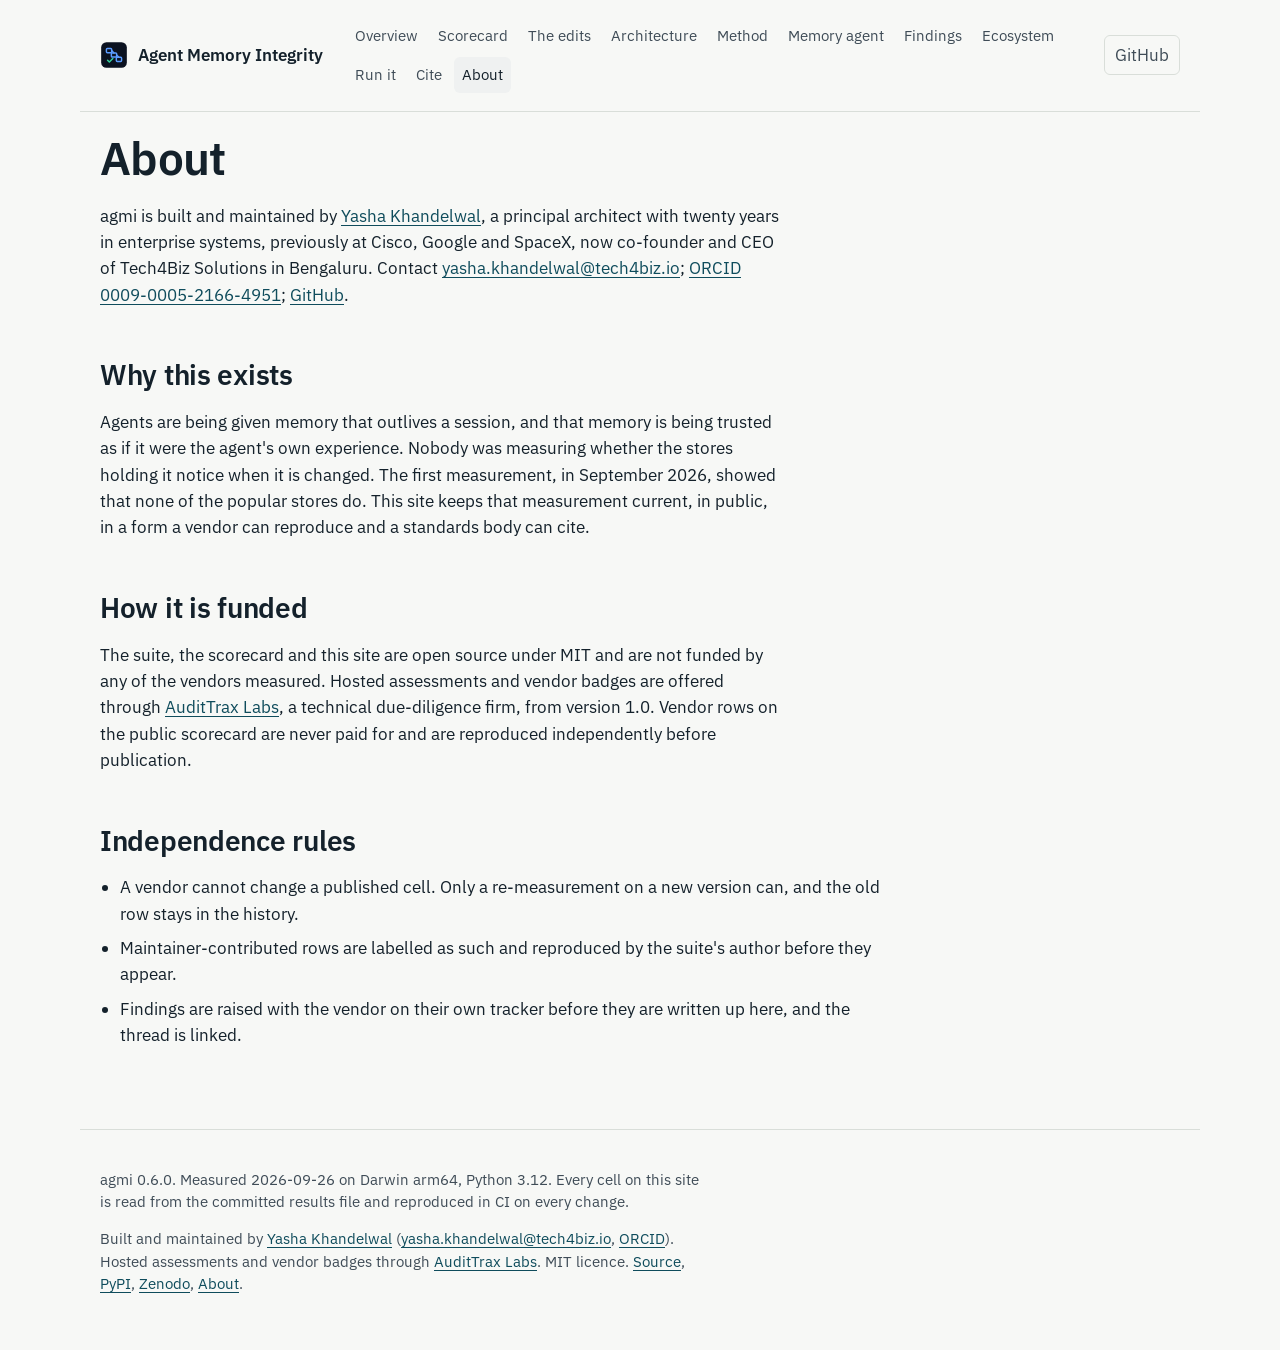
<file: docs/site/about.html>
<!DOCTYPE html>
<html lang="en">
<head>
<meta charset="utf-8">
<meta name="viewport" content="width=device-width, initial-scale=1, viewport-fit=cover">
<title>About, Agent Memory Integrity</title>
<meta name="description" content="Who builds agmi, why it exists, how it is funded, and the independence rules for published rows.">
<meta name="author" content="Yasha Khandelwal">
<meta name="robots" content="index,follow,max-snippet:-1">
<link rel="canonical" href="https://agentmemoryintegrity.org/about.html">
<meta property="og:title" content="About, Agent Memory Integrity">
<meta property="og:description" content="Who builds agmi, why it exists, how it is funded, and the independence rules for published rows.">
<meta property="og:url" content="https://agentmemoryintegrity.org/about.html">
<meta property="og:type" content="website">
<link rel="icon" href="logo.svg" type="image/svg+xml">
<link rel="preconnect" href="https://fonts.googleapis.com">
<link rel="preconnect" href="https://fonts.gstatic.com" crossorigin>
<link href="https://fonts.googleapis.com/css2?family=IBM+Plex+Sans:wght@400;500;600&family=IBM+Plex+Mono:wght@400;500&display=swap" rel="stylesheet">
<link rel="stylesheet" href="site.css">
<script type="application/ld+json">{"@context":"https://schema.org","@graph":[{"@type":"SoftwareSourceCode","@id":"https://agentmemoryintegrity.org/#software","name":"agmi: Agent Memory Integrity","codeRepository":"https://github.com/tech4biz-yasha/agmi","programmingLanguage":"Python","license":"https://opensource.org/licenses/MIT","version":"0.6.0","identifier":"https://doi.org/10.5281/zenodo.22860886","author":{"@id":"https://yashakhandelwal.com/#person"},"url":"https://agentmemoryintegrity.org/"},{"@type":"Person","@id":"https://yashakhandelwal.com/#person","name":"Yasha Khandelwal","url":"https://yashakhandelwal.com/","email":"yasha.khandelwal@tech4biz.io","sameAs":["https://orcid.org/0009-0005-2166-4951","https://github.com/tech4biz-yasha"]},{"@type":"Dataset","@id":"https://agentmemoryintegrity.org/#scorecard","name":"Agent Memory Integrity scorecard","url":"https://agentmemoryintegrity.org/scorecard.html","license":"https://opensource.org/licenses/MIT","creator":{"@id":"https://yashakhandelwal.com/#person"},"isBasedOn":"https://github.com/tech4biz-yasha/agmi","measurementTechnique":"Seed through the tool's own API, apply one edit to the store, restart, read through the tool's own read path, record the tool's own verdict"}]}</script>
</head>
<body>
<a class="skip" href="#main">Skip to content</a>
<header class="top">
  <a class="brand" href="index.html"><img src="logo.svg" alt="" width="28" height="28"><span>Agent Memory Integrity</span></a>
  <nav class="nav" aria-label="Site"><a href="index.html">Overview</a><a href="scorecard.html">Scorecard</a><a href="edits.html">The edits</a><a href="architecture.html">Architecture</a><a href="method.html">Method</a><a href="agent.html">Memory agent</a><a href="findings.html">Findings</a><a href="ecosystem.html">Ecosystem</a><a href="run.html">Run it</a><a href="cite.html">Cite</a><a href="about.html" aria-current=page>About</a></nav>
  <a class="gh" href="https://github.com/tech4biz-yasha/agmi">GitHub</a>
</header>
<main id="main">
<section class="part"><h1>About</h1>
<p>agmi is built and maintained by <a href="https://yashakhandelwal.com/">Yasha Khandelwal</a>, a principal architect with twenty years in enterprise systems, previously at Cisco, Google and SpaceX, now co-founder and CEO of Tech4Biz Solutions in Bengaluru. Contact <a href="mailto:yasha.khandelwal@tech4biz.io">yasha.khandelwal@tech4biz.io</a>; <a href="https://orcid.org/0009-0005-2166-4951">ORCID 0009-0005-2166-4951</a>; <a href="https://github.com/tech4biz-yasha">GitHub</a>.</p>
<h2>Why this exists</h2>
<p>Agents are being given memory that outlives a session, and that memory is being trusted as if it were the agent's own experience. Nobody was measuring whether the stores holding it notice when it is changed. The first measurement, in September 2026, showed that none of the popular stores do. This site keeps that measurement current, in public, in a form a vendor can reproduce and a standards body can cite.</p>
<h2>How it is funded</h2>
<p>The suite, the scorecard and this site are open source under MIT and are not funded by any of the vendors measured. Hosted assessments and vendor badges are offered through <a href="https://audittraxlabs.com/">AuditTrax Labs</a>, a technical due-diligence firm, from version 1.0. Vendor rows on the public scorecard are never paid for and are reproduced independently before publication.</p>
<h2>Independence rules</h2>
<ul class="rules">
<li>A vendor cannot change a published cell. Only a re-measurement on a new version can, and the old row stays in the history.</li>
<li>Maintainer-contributed rows are labelled as such and reproduced by the suite's author before they appear.</li>
<li>Findings are raised with the vendor on their own tracker before they are written up here, and the thread is linked.</li>
</ul>
</section>
</main>
<footer class="foot">
  <p>agmi 0.6.0. Measured 2026-09-26 on Darwin arm64, Python 3.12. Every cell on this site is read from the committed results file and reproduced in CI on every change.</p>
  <p>Built and maintained by <a href="https://yashakhandelwal.com/">Yasha Khandelwal</a> (<a href="mailto:yasha.khandelwal@tech4biz.io">yasha.khandelwal@tech4biz.io</a>, <a href="https://orcid.org/0009-0005-2166-4951">ORCID</a>). Hosted assessments and vendor badges through <a href="https://audittraxlabs.com/">AuditTrax Labs</a>. MIT licence. <a href="https://github.com/tech4biz-yasha/agmi">Source</a>, <a href="https://pypi.org/project/agent-memory-integrity/">PyPI</a>, <a href="https://doi.org/10.5281/zenodo.22860886">Zenodo</a>, <a href="about.html">About</a>.</p>
</footer>
<div id="drawer" class="drawer" hidden role="dialog" aria-modal="true" aria-labelledby="dtitle">
  <div class="drawer-card">
    <button type="button" class="drawer-close" aria-label="Close">×</button>
    <p class="drawer-kicker" id="dkick"></p>
    <h2 id="dtitle"></h2>
    <p id="dverdict" class="drawer-verdict"></p>
    <dl>
      <dt>What the tool said</dt><dd id="ddetail"></dd>
      <dt>Detection point</dt><dd id="dpoint"></dd>
      <dt>Reproduce</dt><dd><code id="drepro"></code></dd>
    </dl>
  </div>
</div>
<script src="site.js" defer></script>
</body>
</html>
</file>
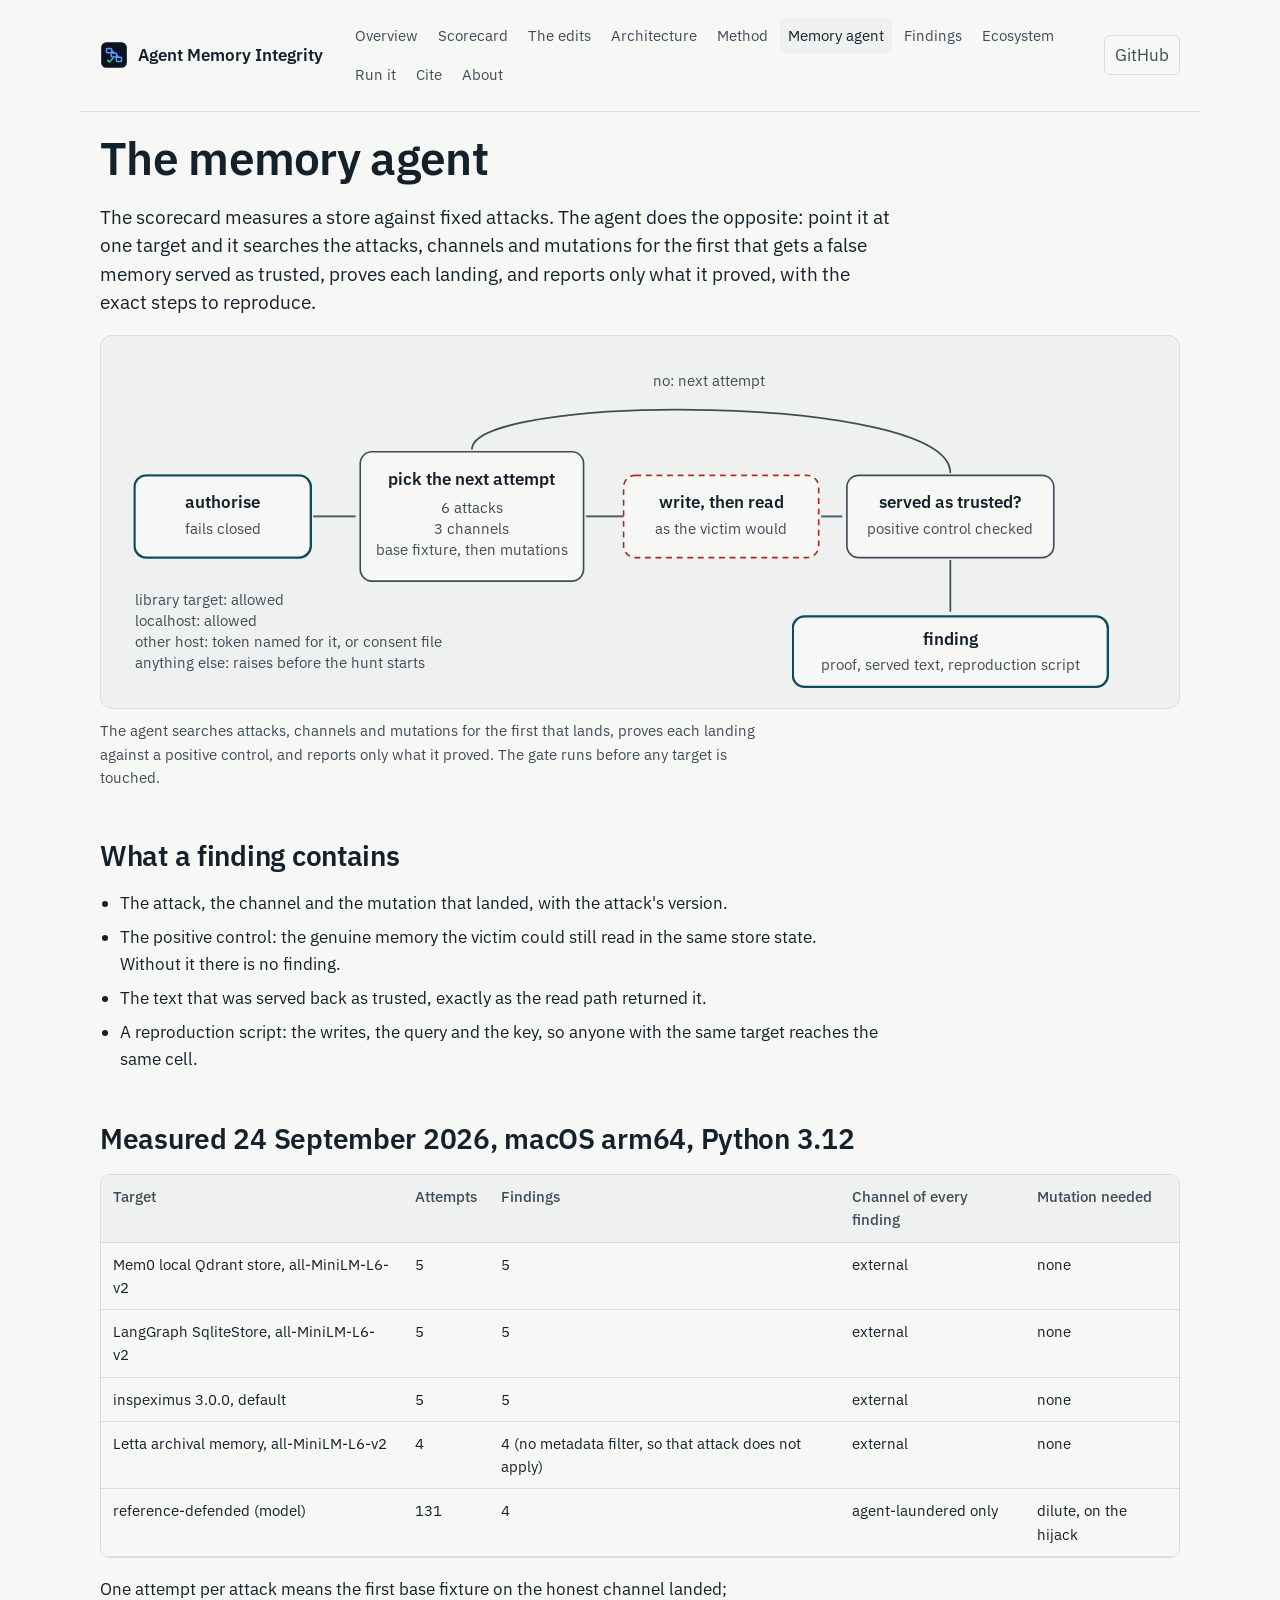
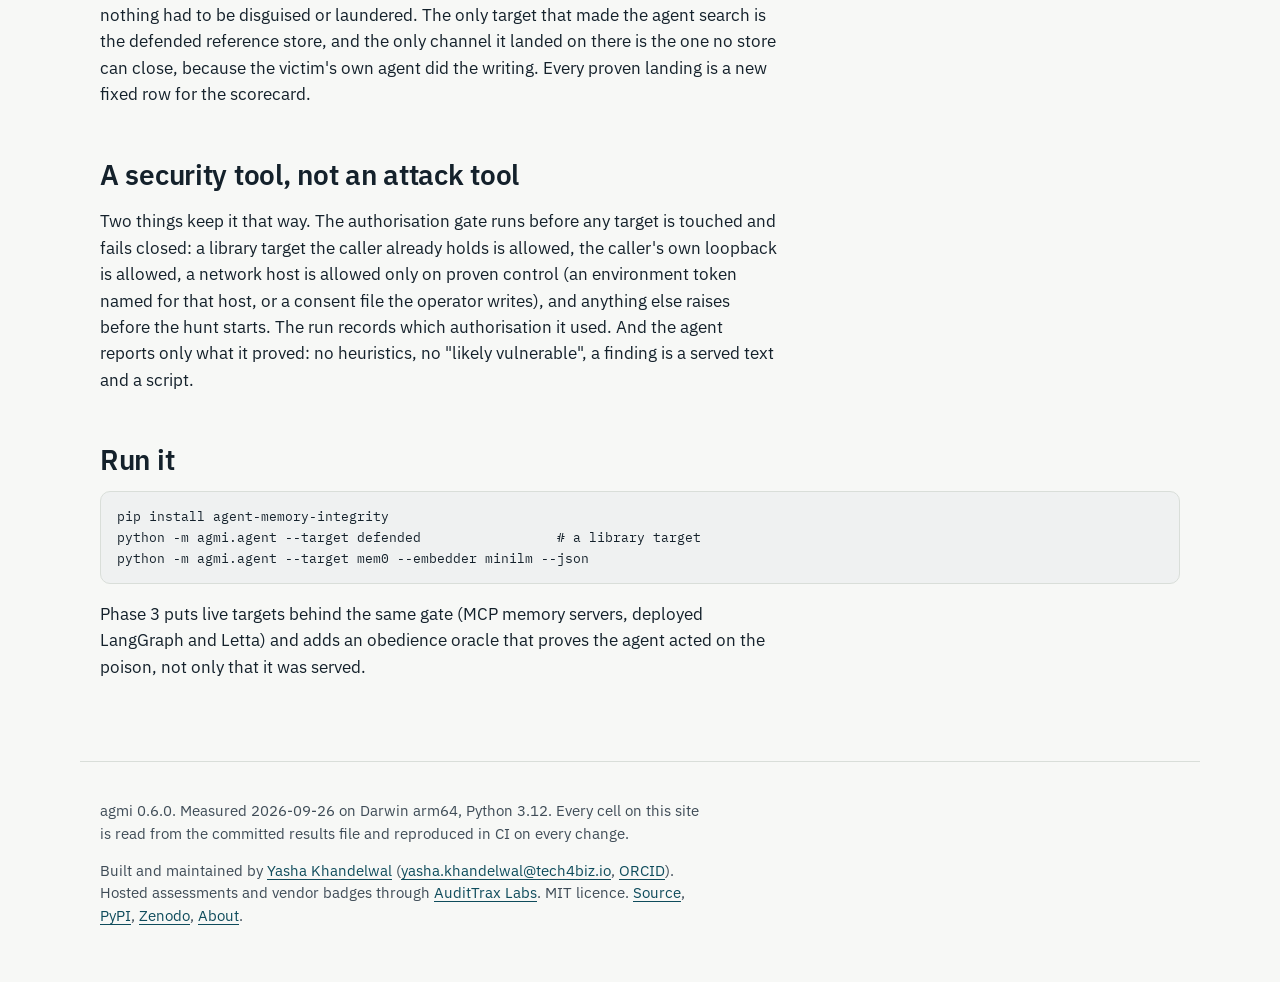
<file: docs/site/agent.html>
<!DOCTYPE html>
<html lang="en">
<head>
<meta charset="utf-8">
<meta name="viewport" content="width=device-width, initial-scale=1, viewport-fit=cover">
<title>The memory agent, Agent Memory Integrity</title>
<meta name="description" content="agmi&#x27;s memory agent hunts attacks, channels and mutations for the first that lands, proves it against a positive control, and reports only what it proved, behind an authorisation gate that fails closed.">
<meta name="author" content="Yasha Khandelwal">
<meta name="robots" content="index,follow,max-snippet:-1">
<link rel="canonical" href="https://agentmemoryintegrity.org/agent.html">
<meta property="og:title" content="The memory agent, Agent Memory Integrity">
<meta property="og:description" content="agmi&#x27;s memory agent hunts attacks, channels and mutations for the first that lands, proves it against a positive control, and reports only what it proved, behind an authorisation gate that fails closed.">
<meta property="og:url" content="https://agentmemoryintegrity.org/agent.html">
<meta property="og:type" content="website">
<link rel="icon" href="logo.svg" type="image/svg+xml">
<link rel="preconnect" href="https://fonts.googleapis.com">
<link rel="preconnect" href="https://fonts.gstatic.com" crossorigin>
<link href="https://fonts.googleapis.com/css2?family=IBM+Plex+Sans:wght@400;500;600&family=IBM+Plex+Mono:wght@400;500&display=swap" rel="stylesheet">
<link rel="stylesheet" href="site.css">
<script type="application/ld+json">{"@context":"https://schema.org","@graph":[{"@type":"SoftwareSourceCode","@id":"https://agentmemoryintegrity.org/#software","name":"agmi: Agent Memory Integrity","codeRepository":"https://github.com/tech4biz-yasha/agmi","programmingLanguage":"Python","license":"https://opensource.org/licenses/MIT","version":"0.6.0","identifier":"https://doi.org/10.5281/zenodo.22860886","author":{"@id":"https://yashakhandelwal.com/#person"},"url":"https://agentmemoryintegrity.org/"},{"@type":"Person","@id":"https://yashakhandelwal.com/#person","name":"Yasha Khandelwal","url":"https://yashakhandelwal.com/","email":"yasha.khandelwal@tech4biz.io","sameAs":["https://orcid.org/0009-0005-2166-4951","https://github.com/tech4biz-yasha"]},{"@type":"Dataset","@id":"https://agentmemoryintegrity.org/#scorecard","name":"Agent Memory Integrity scorecard","url":"https://agentmemoryintegrity.org/scorecard.html","license":"https://opensource.org/licenses/MIT","creator":{"@id":"https://yashakhandelwal.com/#person"},"isBasedOn":"https://github.com/tech4biz-yasha/agmi","measurementTechnique":"Seed through the tool's own API, apply one edit to the store, restart, read through the tool's own read path, record the tool's own verdict"}]}</script>
</head>
<body>
<a class="skip" href="#main">Skip to content</a>
<header class="top">
  <a class="brand" href="index.html"><img src="logo.svg" alt="" width="28" height="28"><span>Agent Memory Integrity</span></a>
  <nav class="nav" aria-label="Site"><a href="index.html">Overview</a><a href="scorecard.html">Scorecard</a><a href="edits.html">The edits</a><a href="architecture.html">Architecture</a><a href="method.html">Method</a><a href="agent.html" aria-current=page>Memory agent</a><a href="findings.html">Findings</a><a href="ecosystem.html">Ecosystem</a><a href="run.html">Run it</a><a href="cite.html">Cite</a><a href="about.html">About</a></nav>
  <a class="gh" href="https://github.com/tech4biz-yasha/agmi">GitHub</a>
</header>
<main id="main">
<section class="part"><h1>The memory agent</h1>
<p class="lede">The scorecard measures a store against fixed attacks. The agent does the opposite: point it at one target and it searches the attacks, channels and mutations for the first that gets a false memory served as trusted, proves each landing, and reports only what it proved, with the exact steps to reproduce.</p>
<figure class="diag"><svg viewBox="0 0 900 300" role="img" aria-labelledby="dh-t"><title id="dh-t">The hunt loop</title>
<g class="step"><rect x="20" y="110" width="150" height="70" rx="10" class="box box-agent"/><text x="95" y="138" class="bt">authorise</text><text x="95" y="160" class="bs">fails closed</text></g>
<path d="M172 145 H208" class="flow" marker-end="url(#ah)"/>
<g class="step"><rect x="212" y="90" width="190" height="110" rx="10" class="box"/><text x="307" y="118" class="bt">pick the next attempt</text><text x="307" y="142" class="bs">6 attacks</text><text x="307" y="160" class="bs">3 channels</text><text x="307" y="178" class="bs">base fixture, then mutations</text></g>
<path d="M404 145 H440" class="flow" marker-end="url(#ah)"/>
<g class="step"><rect x="436" y="110" width="166" height="70" rx="10" class="box box-attack"/><text x="519" y="138" class="bt">write, then read</text><text x="519" y="160" class="bs">as the victim would</text></g>
<path d="M604 145 H622" class="flow" marker-end="url(#ah)"/>
<g class="step"><rect x="626" y="110" width="176" height="70" rx="10" class="box"/><text x="714" y="138" class="bt">served as trusted?</text><text x="714" y="160" class="bs">positive control checked</text></g>
<path d="M714 108 C 714 40, 307 40, 307 88" class="flow" marker-end="url(#ah)"/><text x="509" y="34" class="bn">no: next attempt</text>
<path d="M714 182 V226" class="flow" marker-end="url(#ah)"/>
<g class="step"><rect x="580" y="230" width="268" height="60" rx="10" class="box box-verdict"/><text x="714" y="254" class="bt">finding</text><text x="714" y="276" class="bs">proof, served text, reproduction script</text></g>
<text x="20" y="220" class="bn" style="text-anchor:start">library target: allowed</text><text x="20" y="238" class="bn" style="text-anchor:start">localhost: allowed</text><text x="20" y="256" class="bn" style="text-anchor:start">other host: token named for it, or consent file</text><text x="20" y="274" class="bn" style="text-anchor:start">anything else: raises before the hunt starts</text>
</svg><figcaption>The agent searches attacks, channels and mutations for the first that lands, proves each landing against a positive control, and reports only what it proved. The gate runs before any target is touched.</figcaption></figure>
<h2>What a finding contains</h2>
<ul class="rules">
<li>The attack, the channel and the mutation that landed, with the attack's version.</li>
<li>The positive control: the genuine memory the victim could still read in the same store state. Without it there is no finding.</li>
<li>The text that was served back as trusted, exactly as the read path returned it.</li>
<li>A reproduction script: the writes, the query and the key, so anyone with the same target reaches the same cell.</li>
</ul>
<h2>Measured 24 September 2026, macOS arm64, Python 3.12</h2>
<div class="matrixwrap"><table class="roadmap"><thead><tr><th>Target</th><th>Attempts</th><th>Findings</th><th>Channel of every finding</th><th>Mutation needed</th></tr></thead><tbody><tr><td>Mem0 local Qdrant store, all-MiniLM-L6-v2</td><td>5</td><td>5</td><td>external</td><td>none</td></tr><tr><td>LangGraph SqliteStore, all-MiniLM-L6-v2</td><td>5</td><td>5</td><td>external</td><td>none</td></tr><tr><td>inspeximus 3.0.0, default</td><td>5</td><td>5</td><td>external</td><td>none</td></tr><tr><td>Letta archival memory, all-MiniLM-L6-v2</td><td>4</td><td>4 (no metadata filter, so that attack does not apply)</td><td>external</td><td>none</td></tr><tr><td>reference-defended (model)</td><td>131</td><td>4</td><td>agent-laundered only</td><td>dilute, on the hijack</td></tr></tbody></table></div>
<p>One attempt per attack means the first base fixture on the honest channel landed; nothing had to be disguised or laundered. The only target that made the agent search is the defended reference store, and the only channel it landed on there is the one no store can close, because the victim's own agent did the writing. Every proven landing is a new fixed row for the scorecard.</p>
<h2>A security tool, not an attack tool</h2>
<p>Two things keep it that way. The authorisation gate runs before any target is touched and fails closed: a library target the caller already holds is allowed, the caller's own loopback is allowed, a network host is allowed only on proven control (an environment token named for that host, or a consent file the operator writes), and anything else raises before the hunt starts. The run records which authorisation it used. And the agent reports only what it proved: no heuristics, no "likely vulnerable", a finding is a served text and a script.</p>
<h2>Run it</h2>
<pre><code>pip install agent-memory-integrity
python -m agmi.agent --target defended                 # a library target
python -m agmi.agent --target mem0 --embedder minilm --json</code></pre>
<p>Phase 3 puts live targets behind the same gate (MCP memory servers, deployed LangGraph and Letta) and adds an obedience oracle that proves the agent acted on the poison, not only that it was served.</p>
</section>
</main>
<footer class="foot">
  <p>agmi 0.6.0. Measured 2026-09-26 on Darwin arm64, Python 3.12. Every cell on this site is read from the committed results file and reproduced in CI on every change.</p>
  <p>Built and maintained by <a href="https://yashakhandelwal.com/">Yasha Khandelwal</a> (<a href="mailto:yasha.khandelwal@tech4biz.io">yasha.khandelwal@tech4biz.io</a>, <a href="https://orcid.org/0009-0005-2166-4951">ORCID</a>). Hosted assessments and vendor badges through <a href="https://audittraxlabs.com/">AuditTrax Labs</a>. MIT licence. <a href="https://github.com/tech4biz-yasha/agmi">Source</a>, <a href="https://pypi.org/project/agent-memory-integrity/">PyPI</a>, <a href="https://doi.org/10.5281/zenodo.22860886">Zenodo</a>, <a href="about.html">About</a>.</p>
</footer>
<div id="drawer" class="drawer" hidden role="dialog" aria-modal="true" aria-labelledby="dtitle">
  <div class="drawer-card">
    <button type="button" class="drawer-close" aria-label="Close">×</button>
    <p class="drawer-kicker" id="dkick"></p>
    <h2 id="dtitle"></h2>
    <p id="dverdict" class="drawer-verdict"></p>
    <dl>
      <dt>What the tool said</dt><dd id="ddetail"></dd>
      <dt>Detection point</dt><dd id="dpoint"></dd>
      <dt>Reproduce</dt><dd><code id="drepro"></code></dd>
    </dl>
  </div>
</div>
<script src="site.js" defer></script>
</body>
</html>
</file>
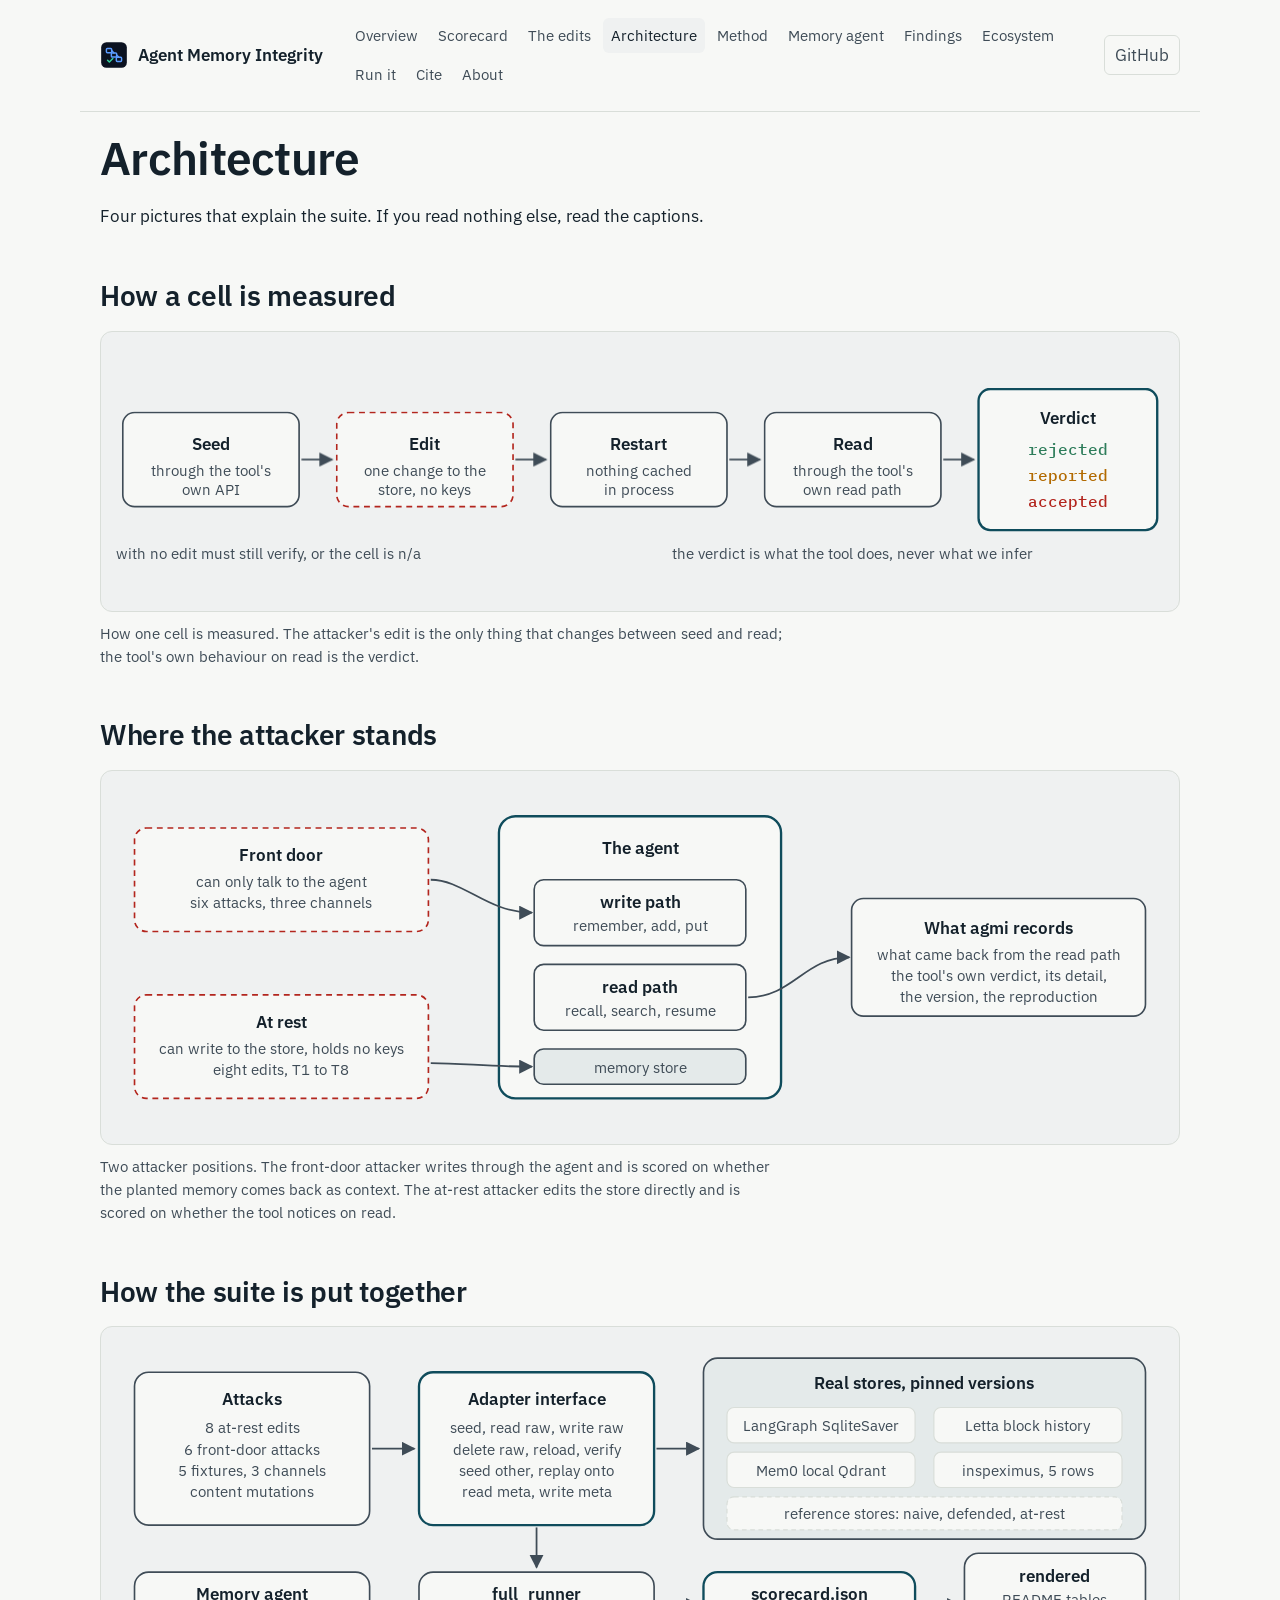
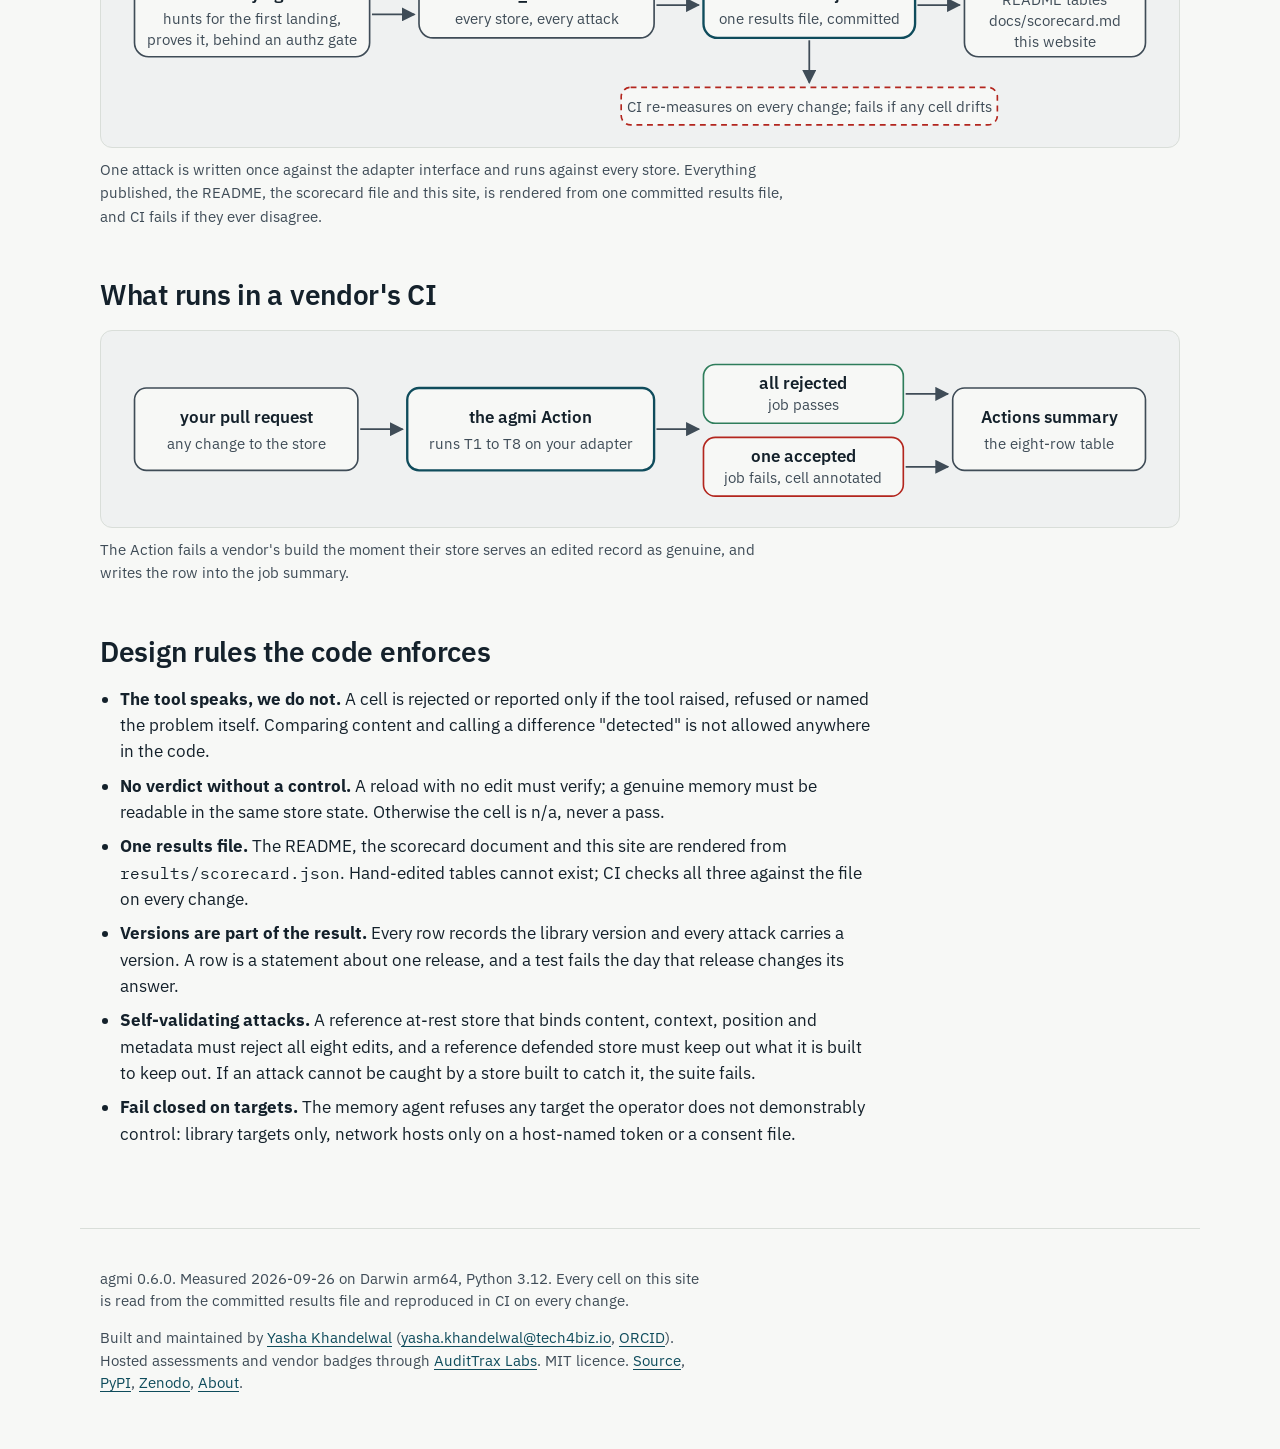
<file: docs/site/architecture.html>
<!DOCTYPE html>
<html lang="en">
<head>
<meta charset="utf-8">
<meta name="viewport" content="width=device-width, initial-scale=1, viewport-fit=cover">
<title>Architecture, Agent Memory Integrity</title>
<meta name="description" content="How agmi measures a cell, where the attacker stands, how attacks, adapters, stores and the results file fit together, and what runs in a vendor&#x27;s CI.">
<meta name="author" content="Yasha Khandelwal">
<meta name="robots" content="index,follow,max-snippet:-1">
<link rel="canonical" href="https://agentmemoryintegrity.org/architecture.html">
<meta property="og:title" content="Architecture, Agent Memory Integrity">
<meta property="og:description" content="How agmi measures a cell, where the attacker stands, how attacks, adapters, stores and the results file fit together, and what runs in a vendor&#x27;s CI.">
<meta property="og:url" content="https://agentmemoryintegrity.org/architecture.html">
<meta property="og:type" content="website">
<link rel="icon" href="logo.svg" type="image/svg+xml">
<link rel="preconnect" href="https://fonts.googleapis.com">
<link rel="preconnect" href="https://fonts.gstatic.com" crossorigin>
<link href="https://fonts.googleapis.com/css2?family=IBM+Plex+Sans:wght@400;500;600&family=IBM+Plex+Mono:wght@400;500&display=swap" rel="stylesheet">
<link rel="stylesheet" href="site.css">
<script type="application/ld+json">{"@context":"https://schema.org","@graph":[{"@type":"SoftwareSourceCode","@id":"https://agentmemoryintegrity.org/#software","name":"agmi: Agent Memory Integrity","codeRepository":"https://github.com/tech4biz-yasha/agmi","programmingLanguage":"Python","license":"https://opensource.org/licenses/MIT","version":"0.6.0","identifier":"https://doi.org/10.5281/zenodo.22860886","author":{"@id":"https://yashakhandelwal.com/#person"},"url":"https://agentmemoryintegrity.org/"},{"@type":"Person","@id":"https://yashakhandelwal.com/#person","name":"Yasha Khandelwal","url":"https://yashakhandelwal.com/","email":"yasha.khandelwal@tech4biz.io","sameAs":["https://orcid.org/0009-0005-2166-4951","https://github.com/tech4biz-yasha"]},{"@type":"Dataset","@id":"https://agentmemoryintegrity.org/#scorecard","name":"Agent Memory Integrity scorecard","url":"https://agentmemoryintegrity.org/scorecard.html","license":"https://opensource.org/licenses/MIT","creator":{"@id":"https://yashakhandelwal.com/#person"},"isBasedOn":"https://github.com/tech4biz-yasha/agmi","measurementTechnique":"Seed through the tool's own API, apply one edit to the store, restart, read through the tool's own read path, record the tool's own verdict"}]}</script>
</head>
<body>
<a class="skip" href="#main">Skip to content</a>
<header class="top">
  <a class="brand" href="index.html"><img src="logo.svg" alt="" width="28" height="28"><span>Agent Memory Integrity</span></a>
  <nav class="nav" aria-label="Site"><a href="index.html">Overview</a><a href="scorecard.html">Scorecard</a><a href="edits.html">The edits</a><a href="architecture.html" aria-current=page>Architecture</a><a href="method.html">Method</a><a href="agent.html">Memory agent</a><a href="findings.html">Findings</a><a href="ecosystem.html">Ecosystem</a><a href="run.html">Run it</a><a href="cite.html">Cite</a><a href="about.html">About</a></nav>
  <a class="gh" href="https://github.com/tech4biz-yasha/agmi">GitHub</a>
</header>
<main id="main">
<section class="part"><h1>Architecture</h1>
<p>Four pictures that explain the suite. If you read nothing else, read the captions.</p>
<h2>How a cell is measured</h2>
<figure class="diag"><svg viewBox="0 0 900 220" role="img" aria-labelledby="dp-t"><title id="dp-t">How one cell is measured</title>
<defs><marker id="ah" viewBox="0 0 10 10" refX="9" refY="5" markerWidth="8" markerHeight="8" orient="auto-start-reverse"><path d="M0 0 L10 5 L0 10 z" class="ahead"/></marker></defs>
<g class="step"><rect x="10" y="60" width="150" height="80" rx="10" class="box"/><text x="85" y="92" class="bt">Seed</text><text x="85" y="114" class="bs">through the tool's</text><text x="85" y="130" class="bs">own API</text></g>
<path d="M162 100 H188" class="flow" marker-end="url(#ah)"/>
<g class="step"><rect x="192" y="60" width="150" height="80" rx="10" class="box box-attack"/><text x="267" y="92" class="bt">Edit</text><text x="267" y="114" class="bs">one change to the</text><text x="267" y="130" class="bs">store, no keys</text></g>
<path d="M344 100 H370" class="flow" marker-end="url(#ah)"/>
<g class="step"><rect x="374" y="60" width="150" height="80" rx="10" class="box"/><text x="449" y="92" class="bt">Restart</text><text x="449" y="114" class="bs">nothing cached</text><text x="449" y="130" class="bs">in process</text></g>
<path d="M526 100 H552" class="flow" marker-end="url(#ah)"/>
<g class="step"><rect x="556" y="60" width="150" height="80" rx="10" class="box"/><text x="631" y="92" class="bt">Read</text><text x="631" y="114" class="bs">through the tool's</text><text x="631" y="130" class="bs">own read path</text></g>
<path d="M708 100 H734" class="flow" marker-end="url(#ah)"/>
<g class="step"><rect x="738" y="40" width="152" height="120" rx="10" class="box box-verdict"/><text x="814" y="70" class="bt">Verdict</text>
<text x="814" y="96" class="bv v-rej-t">rejected</text><text x="814" y="118" class="bv v-rep-t">reported</text><text x="814" y="140" class="bv v-acc-t">accepted</text></g>
<text x="85" y="185" class="bn">control: a reload with no edit must still verify, or the cell is n/a</text>
<text x="631" y="185" class="bn">the verdict is what the tool does, never what we infer</text>
</svg><figcaption>How one cell is measured. The attacker's edit is the only thing that changes between seed and read; the tool's own behaviour on read is the verdict.</figcaption></figure>
<h2>Where the attacker stands</h2>
<figure class="diag"><svg viewBox="0 0 900 300" role="img" aria-labelledby="dt-t"><title id="dt-t">Where the attacker stands</title>
<rect x="330" y="30" width="240" height="240" rx="14" class="box box-agent"/><text x="450" y="62" class="bt">The agent</text>
<rect x="360" y="84" width="180" height="56" rx="8" class="box"/><text x="450" y="108" class="bt">write path</text><text x="450" y="128" class="bs">remember, add, put</text>
<rect x="360" y="156" width="180" height="56" rx="8" class="box"/><text x="450" y="180" class="bt">read path</text><text x="450" y="200" class="bs">recall, search, resume</text>
<rect x="360" y="228" width="180" height="30" rx="8" class="box box-store"/><text x="450" y="248" class="bs">memory store</text>
<g><rect x="20" y="40" width="250" height="88" rx="10" class="box box-attack"/><text x="145" y="68" class="bt">Front door</text><text x="145" y="90" class="bs">can only talk to the agent</text><text x="145" y="108" class="bs">six attacks, three channels</text></g>
<path d="M272 84 C 300 84, 320 112, 358 112" class="flow" marker-end="url(#ah)"/>
<g><rect x="20" y="182" width="250" height="88" rx="10" class="box box-attack"/><text x="145" y="210" class="bt">At rest</text><text x="145" y="232" class="bs">can write to the store, holds no keys</text><text x="145" y="250" class="bs">eight edits, T1 to T8</text></g>
<path d="M272 240 C 300 240, 320 243, 358 243" class="flow" marker-end="url(#ah)"/>
<g><rect x="630" y="100" width="250" height="100" rx="10" class="box"/><text x="755" y="130" class="bt">What agmi records</text><text x="755" y="152" class="bs">what came back from the read path</text><text x="755" y="170" class="bs">the tool's own verdict, its detail,</text><text x="755" y="188" class="bs">the version, the reproduction</text></g>
<path d="M542 184 C 580 184, 590 150, 628 150" class="flow" marker-end="url(#ah)"/>
</svg><figcaption>Two attacker positions. The front-door attacker writes through the agent and is scored on whether the planted memory comes back as context. The at-rest attacker edits the store directly and is scored on whether the tool notices on read.</figcaption></figure>
<h2>How the suite is put together</h2>
<figure class="diag"><svg viewBox="0 0 900 340" role="img" aria-labelledby="da-t"><title id="da-t">How the suite is put together</title>
<rect x="20" y="30" width="200" height="130" rx="12" class="box"/><text x="120" y="58" class="bt">Attacks</text>
<text x="120" y="82" class="bs">8 at-rest edits</text><text x="120" y="100" class="bs">6 front-door attacks</text><text x="120" y="118" class="bs">5 fixtures, 3 channels</text><text x="120" y="136" class="bs">content mutations</text>
<path d="M222 95 H258" class="flow" marker-end="url(#ah)"/>
<rect x="262" y="30" width="200" height="130" rx="12" class="box box-agent"/><text x="362" y="58" class="bt">Adapter interface</text>
<text x="362" y="82" class="bs">seed, read raw, write raw</text><text x="362" y="100" class="bs">delete raw, reload, verify</text><text x="362" y="118" class="bs">seed other, replay onto</text><text x="362" y="136" class="bs">read meta, write meta</text>
<path d="M464 95 H500" class="flow" marker-end="url(#ah)"/>
<rect x="504" y="18" width="376" height="154" rx="12" class="box box-store"/><text x="692" y="44" class="bt">Real stores, pinned versions</text>
<g class="chips">
<rect x="524" y="60" width="160" height="30" rx="6" class="chip"/><text x="604" y="80" class="bs">LangGraph SqliteSaver</text>
<rect x="700" y="60" width="160" height="30" rx="6" class="chip"/><text x="780" y="80" class="bs">Letta block history</text>
<rect x="524" y="98" width="160" height="30" rx="6" class="chip"/><text x="604" y="118" class="bs">Mem0 local Qdrant</text>
<rect x="700" y="98" width="160" height="30" rx="6" class="chip"/><text x="780" y="118" class="bs">inspeximus, 5 rows</text>
<rect x="524" y="136" width="336" height="28" rx="6" class="chip chip-ref"/><text x="692" y="155" class="bs">reference stores: naive, defended, at-rest</text>
</g>
<path d="M362 162 V196" class="flow" marker-end="url(#ah)"/>
<rect x="262" y="200" width="200" height="56" rx="12" class="box"/><text x="362" y="224" class="bt">full_runner</text><text x="362" y="244" class="bs">every store, every attack</text>
<path d="M464 228 H500" class="flow" marker-end="url(#ah)"/>
<rect x="504" y="200" width="180" height="56" rx="12" class="box box-verdict"/><text x="594" y="224" class="bt">scorecard.json</text><text x="594" y="244" class="bs">one results file, committed</text>
<path d="M686 228 H722" class="flow" marker-end="url(#ah)"/>
<rect x="726" y="184" width="154" height="88" rx="12" class="box"/><text x="803" y="208" class="bt">rendered</text><text x="803" y="228" class="bs">README tables</text><text x="803" y="246" class="bs">docs/scorecard.md</text><text x="803" y="264" class="bs">this website</text>
<path d="M594 258 V294" class="flow" marker-end="url(#ah)"/>
<rect x="434" y="298" width="320" height="32" rx="8" class="box box-attack"/><text x="594" y="319" class="bs">CI re-measures on every change; fails if any cell drifts</text>
<rect x="20" y="200" width="200" height="72" rx="12" class="box"/><text x="120" y="224" class="bt">Memory agent</text><text x="120" y="244" class="bs">hunts for the first landing,</text><text x="120" y="262" class="bs">proves it, behind an authz gate</text>
<path d="M222 236 H258" class="flow" marker-end="url(#ah)"/>
</svg><figcaption>One attack is written once against the adapter interface and runs against every store. Everything published, the README, the scorecard file and this site, is rendered from one committed results file, and CI fails if they ever disagree.</figcaption></figure>
<h2>What runs in a vendor's CI</h2>
<figure class="diag"><svg viewBox="0 0 900 150" role="img" aria-labelledby="dc-t"><title id="dc-t">One step in a vendor's CI</title>
<rect x="20" y="40" width="190" height="70" rx="10" class="box"/><text x="115" y="70" class="bt">your pull request</text><text x="115" y="92" class="bs">any change to the store</text>
<path d="M212 75 H248" class="flow" marker-end="url(#ah)"/>
<rect x="252" y="40" width="210" height="70" rx="10" class="box box-agent"/><text x="357" y="70" class="bt">the agmi Action</text><text x="357" y="92" class="bs">runs T1 to T8 on your adapter</text>
<path d="M464 75 H500" class="flow" marker-end="url(#ah)"/>
<rect x="504" y="20" width="170" height="50" rx="10" class="box box-rej"/><text x="589" y="41" class="bt">all rejected</text><text x="589" y="59" class="bs">job passes</text>
<rect x="504" y="82" width="170" height="50" rx="10" class="box box-acc"/><text x="589" y="103" class="bt">one accepted</text><text x="589" y="121" class="bs">job fails, cell annotated</text>
<path d="M676 45 H712" class="flow" marker-end="url(#ah)"/><path d="M676 107 H712" class="flow" marker-end="url(#ah)"/>
<rect x="716" y="40" width="164" height="70" rx="10" class="box"/><text x="798" y="70" class="bt">Actions summary</text><text x="798" y="92" class="bs">the eight-row table</text>
</svg><figcaption>The Action fails a vendor's build the moment their store serves an edited record as genuine, and writes the row into the job summary.</figcaption></figure>
<h2>Design rules the code enforces</h2>
<ul class="rules">
<li><b>The tool speaks, we do not.</b> A cell is rejected or reported only if the tool raised, refused or named the problem itself. Comparing content and calling a difference "detected" is not allowed anywhere in the code.</li>
<li><b>No verdict without a control.</b> A reload with no edit must verify; a genuine memory must be readable in the same store state. Otherwise the cell is n/a, never a pass.</li>
<li><b>One results file.</b> The README, the scorecard document and this site are rendered from <code>results/scorecard.json</code>. Hand-edited tables cannot exist; CI checks all three against the file on every change.</li>
<li><b>Versions are part of the result.</b> Every row records the library version and every attack carries a version. A row is a statement about one release, and a test fails the day that release changes its answer.</li>
<li><b>Self-validating attacks.</b> A reference at-rest store that binds content, context, position and metadata must reject all eight edits, and a reference defended store must keep out what it is built to keep out. If an attack cannot be caught by a store built to catch it, the suite fails.</li>
<li><b>Fail closed on targets.</b> The memory agent refuses any target the operator does not demonstrably control: library targets only, network hosts only on a host-named token or a consent file.</li>
</ul>
</section>
</main>
<footer class="foot">
  <p>agmi 0.6.0. Measured 2026-09-26 on Darwin arm64, Python 3.12. Every cell on this site is read from the committed results file and reproduced in CI on every change.</p>
  <p>Built and maintained by <a href="https://yashakhandelwal.com/">Yasha Khandelwal</a> (<a href="mailto:yasha.khandelwal@tech4biz.io">yasha.khandelwal@tech4biz.io</a>, <a href="https://orcid.org/0009-0005-2166-4951">ORCID</a>). Hosted assessments and vendor badges through <a href="https://audittraxlabs.com/">AuditTrax Labs</a>. MIT licence. <a href="https://github.com/tech4biz-yasha/agmi">Source</a>, <a href="https://pypi.org/project/agent-memory-integrity/">PyPI</a>, <a href="https://doi.org/10.5281/zenodo.22860886">Zenodo</a>, <a href="about.html">About</a>.</p>
</footer>
<div id="drawer" class="drawer" hidden role="dialog" aria-modal="true" aria-labelledby="dtitle">
  <div class="drawer-card">
    <button type="button" class="drawer-close" aria-label="Close">×</button>
    <p class="drawer-kicker" id="dkick"></p>
    <h2 id="dtitle"></h2>
    <p id="dverdict" class="drawer-verdict"></p>
    <dl>
      <dt>What the tool said</dt><dd id="ddetail"></dd>
      <dt>Detection point</dt><dd id="dpoint"></dd>
      <dt>Reproduce</dt><dd><code id="drepro"></code></dd>
    </dl>
  </div>
</div>
<script src="site.js" defer></script>
</body>
</html>
</file>
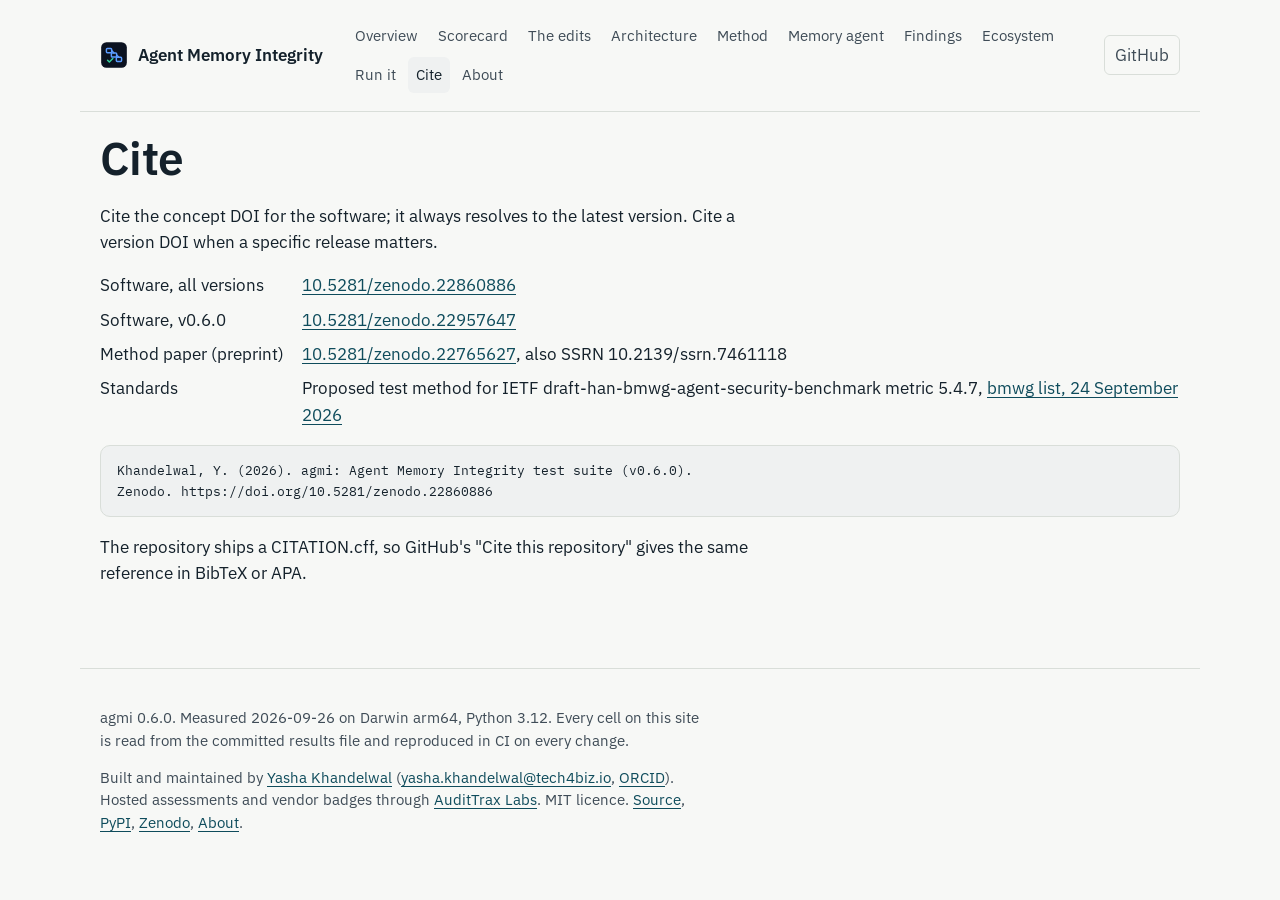
<file: docs/site/cite.html>
<!DOCTYPE html>
<html lang="en">
<head>
<meta charset="utf-8">
<meta name="viewport" content="width=device-width, initial-scale=1, viewport-fit=cover">
<title>Cite, Agent Memory Integrity</title>
<meta name="description" content="How to cite the agmi software, method paper and the IETF 5.4.7 method text.">
<meta name="author" content="Yasha Khandelwal">
<meta name="robots" content="index,follow,max-snippet:-1">
<link rel="canonical" href="https://agentmemoryintegrity.org/cite.html">
<meta property="og:title" content="Cite, Agent Memory Integrity">
<meta property="og:description" content="How to cite the agmi software, method paper and the IETF 5.4.7 method text.">
<meta property="og:url" content="https://agentmemoryintegrity.org/cite.html">
<meta property="og:type" content="website">
<link rel="icon" href="logo.svg" type="image/svg+xml">
<link rel="preconnect" href="https://fonts.googleapis.com">
<link rel="preconnect" href="https://fonts.gstatic.com" crossorigin>
<link href="https://fonts.googleapis.com/css2?family=IBM+Plex+Sans:wght@400;500;600&family=IBM+Plex+Mono:wght@400;500&display=swap" rel="stylesheet">
<link rel="stylesheet" href="site.css">
<script type="application/ld+json">{"@context":"https://schema.org","@graph":[{"@type":"SoftwareSourceCode","@id":"https://agentmemoryintegrity.org/#software","name":"agmi: Agent Memory Integrity","codeRepository":"https://github.com/tech4biz-yasha/agmi","programmingLanguage":"Python","license":"https://opensource.org/licenses/MIT","version":"0.6.0","identifier":"https://doi.org/10.5281/zenodo.22860886","author":{"@id":"https://yashakhandelwal.com/#person"},"url":"https://agentmemoryintegrity.org/"},{"@type":"Person","@id":"https://yashakhandelwal.com/#person","name":"Yasha Khandelwal","url":"https://yashakhandelwal.com/","email":"yasha.khandelwal@tech4biz.io","sameAs":["https://orcid.org/0009-0005-2166-4951","https://github.com/tech4biz-yasha"]},{"@type":"Dataset","@id":"https://agentmemoryintegrity.org/#scorecard","name":"Agent Memory Integrity scorecard","url":"https://agentmemoryintegrity.org/scorecard.html","license":"https://opensource.org/licenses/MIT","creator":{"@id":"https://yashakhandelwal.com/#person"},"isBasedOn":"https://github.com/tech4biz-yasha/agmi","measurementTechnique":"Seed through the tool's own API, apply one edit to the store, restart, read through the tool's own read path, record the tool's own verdict"}]}</script>
</head>
<body>
<a class="skip" href="#main">Skip to content</a>
<header class="top">
  <a class="brand" href="index.html"><img src="logo.svg" alt="" width="28" height="28"><span>Agent Memory Integrity</span></a>
  <nav class="nav" aria-label="Site"><a href="index.html">Overview</a><a href="scorecard.html">Scorecard</a><a href="edits.html">The edits</a><a href="architecture.html">Architecture</a><a href="method.html">Method</a><a href="agent.html">Memory agent</a><a href="findings.html">Findings</a><a href="ecosystem.html">Ecosystem</a><a href="run.html">Run it</a><a href="cite.html" aria-current=page>Cite</a><a href="about.html">About</a></nav>
  <a class="gh" href="https://github.com/tech4biz-yasha/agmi">GitHub</a>
</header>
<main id="main">
<section class="part"><h1>Cite</h1>
<p>Cite the concept DOI for the software; it always resolves to the latest version. Cite a version DOI when a specific release matters.</p>
<dl class="cites">
<dt>Software, all versions</dt><dd><a href="https://doi.org/10.5281/zenodo.22860886">10.5281/zenodo.22860886</a></dd>
<dt>Software, v0.6.0</dt><dd><a href="https://doi.org/10.5281/zenodo.22957647">10.5281/zenodo.22957647</a></dd>
<dt>Method paper (preprint)</dt><dd><a href="https://doi.org/10.5281/zenodo.22765627">10.5281/zenodo.22765627</a>, also SSRN 10.2139/ssrn.7461118</dd>
<dt>Standards</dt><dd>Proposed test method for IETF draft-han-bmwg-agent-security-benchmark metric 5.4.7, <a href="https://mailarchive.ietf.org/arch/browse/bmwg/">bmwg list, 24 September 2026</a></dd>
</dl>
<pre><code>Khandelwal, Y. (2026). agmi: Agent Memory Integrity test suite (v0.6.0).
Zenodo. https://doi.org/10.5281/zenodo.22860886</code></pre>
<p>The repository ships a CITATION.cff, so GitHub's "Cite this repository" gives the same reference in BibTeX or APA.</p>
</section>
</main>
<footer class="foot">
  <p>agmi 0.6.0. Measured 2026-09-26 on Darwin arm64, Python 3.12. Every cell on this site is read from the committed results file and reproduced in CI on every change.</p>
  <p>Built and maintained by <a href="https://yashakhandelwal.com/">Yasha Khandelwal</a> (<a href="mailto:yasha.khandelwal@tech4biz.io">yasha.khandelwal@tech4biz.io</a>, <a href="https://orcid.org/0009-0005-2166-4951">ORCID</a>). Hosted assessments and vendor badges through <a href="https://audittraxlabs.com/">AuditTrax Labs</a>. MIT licence. <a href="https://github.com/tech4biz-yasha/agmi">Source</a>, <a href="https://pypi.org/project/agent-memory-integrity/">PyPI</a>, <a href="https://doi.org/10.5281/zenodo.22860886">Zenodo</a>, <a href="about.html">About</a>.</p>
</footer>
<div id="drawer" class="drawer" hidden role="dialog" aria-modal="true" aria-labelledby="dtitle">
  <div class="drawer-card">
    <button type="button" class="drawer-close" aria-label="Close">×</button>
    <p class="drawer-kicker" id="dkick"></p>
    <h2 id="dtitle"></h2>
    <p id="dverdict" class="drawer-verdict"></p>
    <dl>
      <dt>What the tool said</dt><dd id="ddetail"></dd>
      <dt>Detection point</dt><dd id="dpoint"></dd>
      <dt>Reproduce</dt><dd><code id="drepro"></code></dd>
    </dl>
  </div>
</div>
<script src="site.js" defer></script>
</body>
</html>
</file>
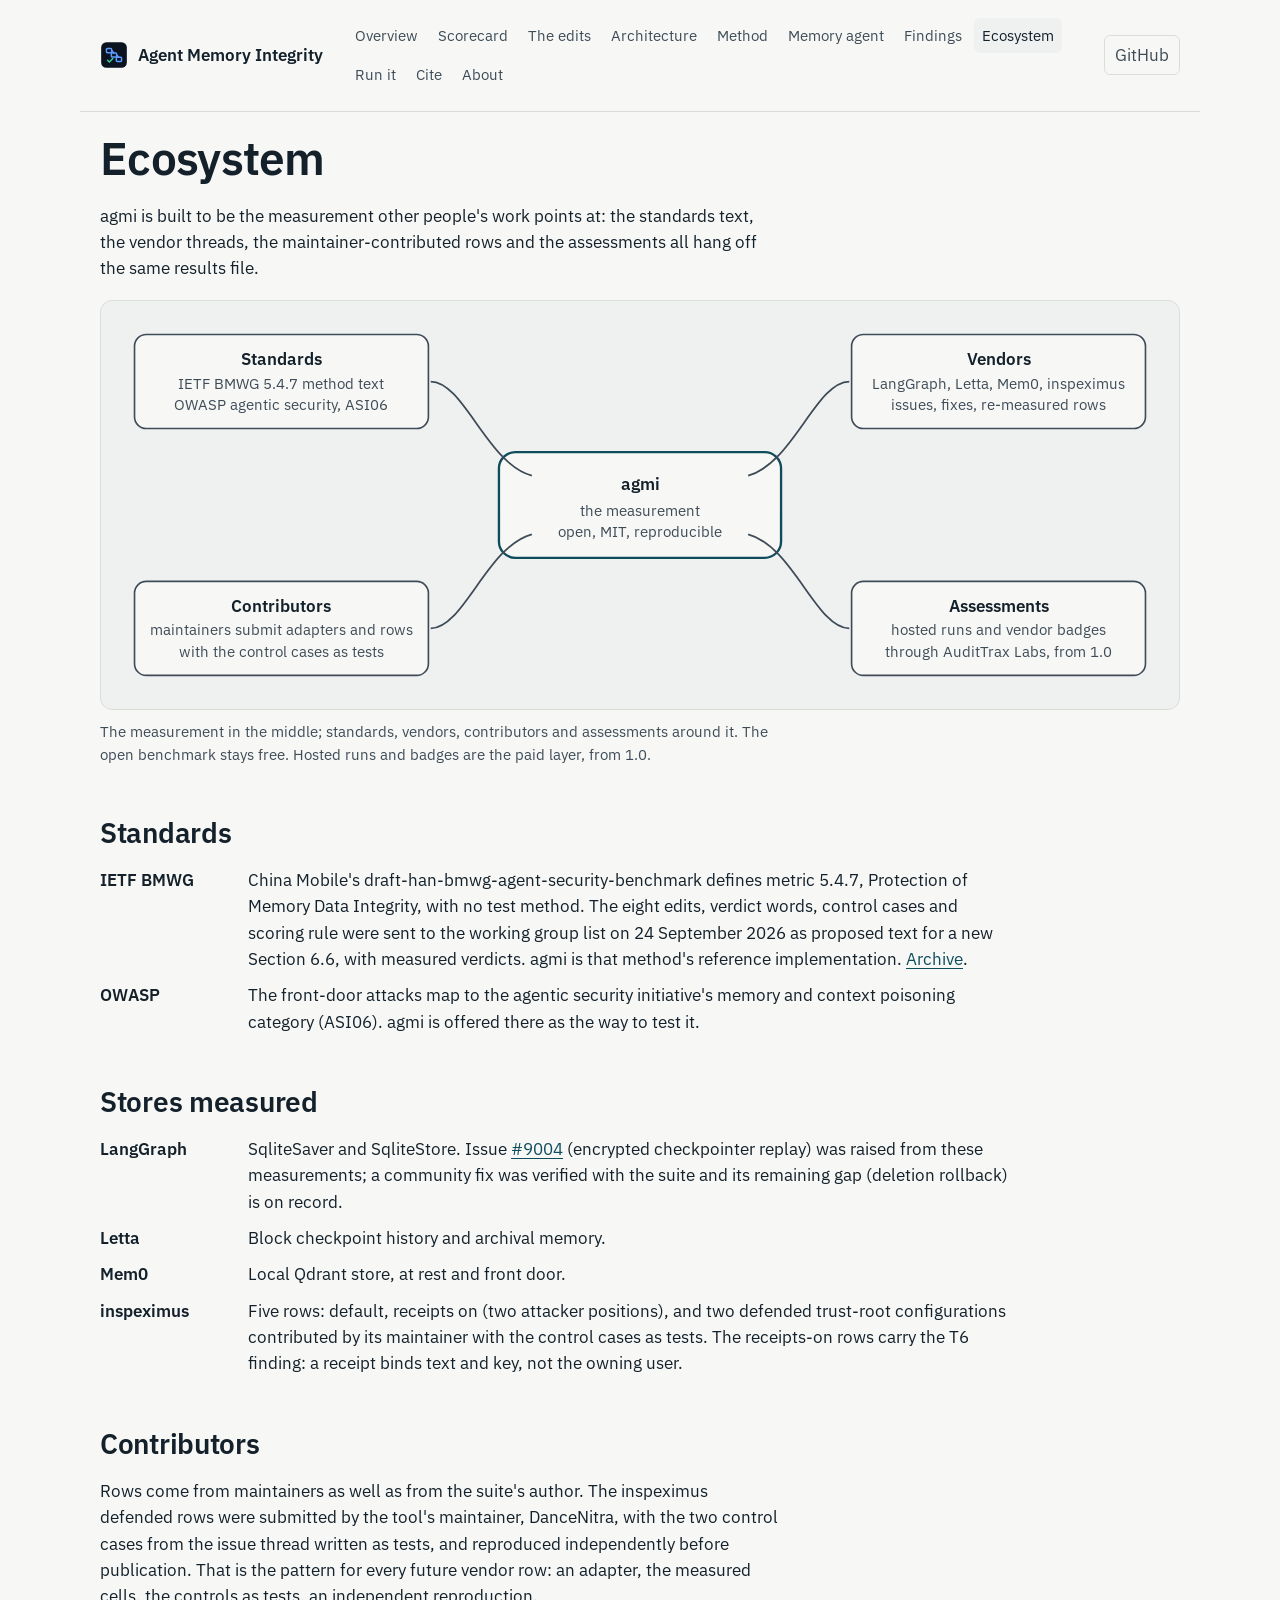
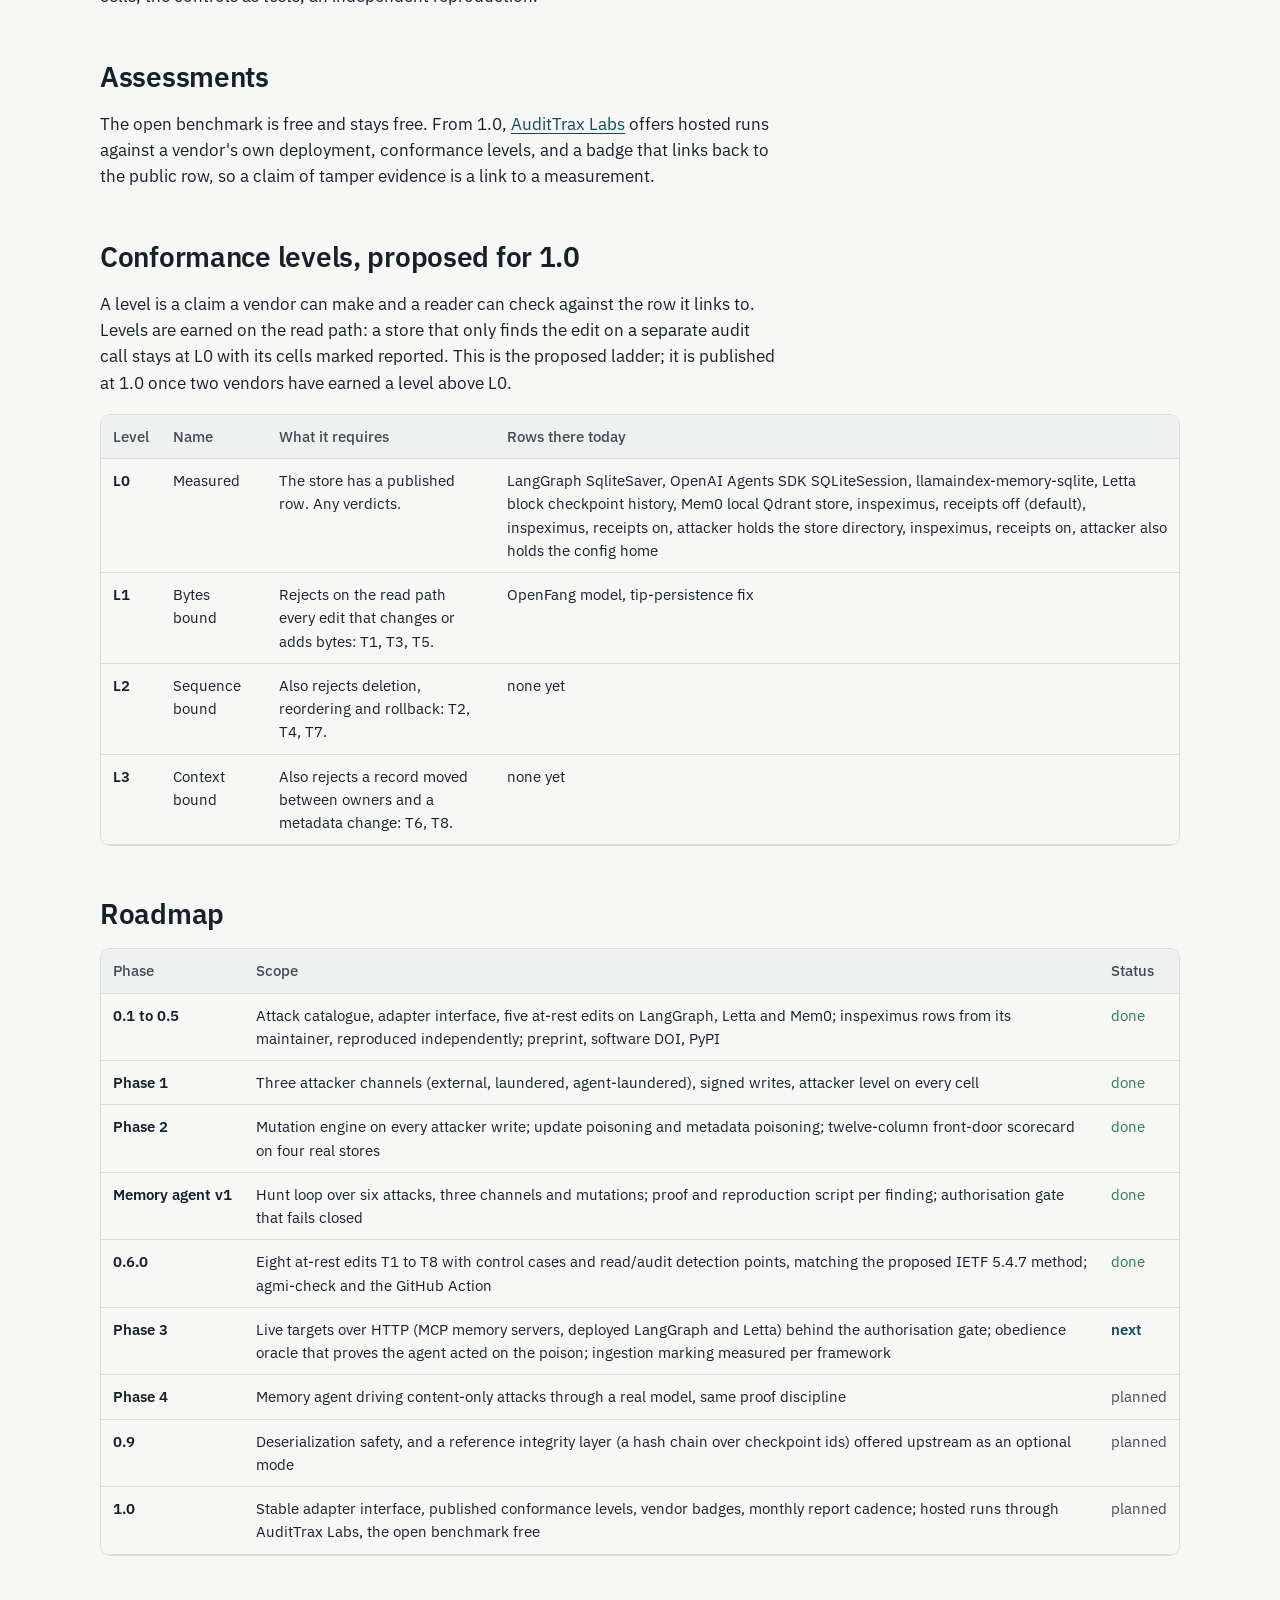
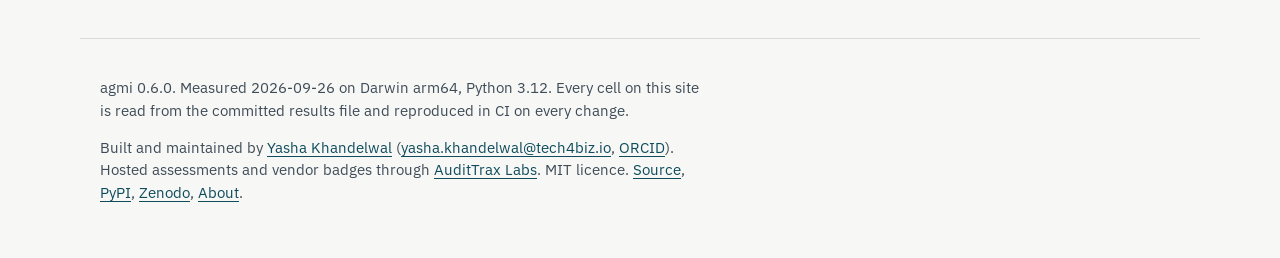
<file: docs/site/ecosystem.html>
<!DOCTYPE html>
<html lang="en">
<head>
<meta charset="utf-8">
<meta name="viewport" content="width=device-width, initial-scale=1, viewport-fit=cover">
<title>Ecosystem, Agent Memory Integrity</title>
<meta name="description" content="The standards text, vendor threads, maintainer-contributed rows, assessments and roadmap around the agmi measurement.">
<meta name="author" content="Yasha Khandelwal">
<meta name="robots" content="index,follow,max-snippet:-1">
<link rel="canonical" href="https://agentmemoryintegrity.org/ecosystem.html">
<meta property="og:title" content="Ecosystem, Agent Memory Integrity">
<meta property="og:description" content="The standards text, vendor threads, maintainer-contributed rows, assessments and roadmap around the agmi measurement.">
<meta property="og:url" content="https://agentmemoryintegrity.org/ecosystem.html">
<meta property="og:type" content="website">
<link rel="icon" href="logo.svg" type="image/svg+xml">
<link rel="preconnect" href="https://fonts.googleapis.com">
<link rel="preconnect" href="https://fonts.gstatic.com" crossorigin>
<link href="https://fonts.googleapis.com/css2?family=IBM+Plex+Sans:wght@400;500;600&family=IBM+Plex+Mono:wght@400;500&display=swap" rel="stylesheet">
<link rel="stylesheet" href="site.css">
<script type="application/ld+json">{"@context":"https://schema.org","@graph":[{"@type":"SoftwareSourceCode","@id":"https://agentmemoryintegrity.org/#software","name":"agmi: Agent Memory Integrity","codeRepository":"https://github.com/tech4biz-yasha/agmi","programmingLanguage":"Python","license":"https://opensource.org/licenses/MIT","version":"0.6.0","identifier":"https://doi.org/10.5281/zenodo.22860886","author":{"@id":"https://yashakhandelwal.com/#person"},"url":"https://agentmemoryintegrity.org/"},{"@type":"Person","@id":"https://yashakhandelwal.com/#person","name":"Yasha Khandelwal","url":"https://yashakhandelwal.com/","email":"yasha.khandelwal@tech4biz.io","sameAs":["https://orcid.org/0009-0005-2166-4951","https://github.com/tech4biz-yasha"]},{"@type":"Dataset","@id":"https://agentmemoryintegrity.org/#scorecard","name":"Agent Memory Integrity scorecard","url":"https://agentmemoryintegrity.org/scorecard.html","license":"https://opensource.org/licenses/MIT","creator":{"@id":"https://yashakhandelwal.com/#person"},"isBasedOn":"https://github.com/tech4biz-yasha/agmi","measurementTechnique":"Seed through the tool's own API, apply one edit to the store, restart, read through the tool's own read path, record the tool's own verdict"}]}</script>
</head>
<body>
<a class="skip" href="#main">Skip to content</a>
<header class="top">
  <a class="brand" href="index.html"><img src="logo.svg" alt="" width="28" height="28"><span>Agent Memory Integrity</span></a>
  <nav class="nav" aria-label="Site"><a href="index.html">Overview</a><a href="scorecard.html">Scorecard</a><a href="edits.html">The edits</a><a href="architecture.html">Architecture</a><a href="method.html">Method</a><a href="agent.html">Memory agent</a><a href="findings.html">Findings</a><a href="ecosystem.html" aria-current=page>Ecosystem</a><a href="run.html">Run it</a><a href="cite.html">Cite</a><a href="about.html">About</a></nav>
  <a class="gh" href="https://github.com/tech4biz-yasha/agmi">GitHub</a>
</header>
<main id="main">
<section class="part"><h1>Ecosystem</h1>
<p>agmi is built to be the measurement other people's work points at: the standards text, the vendor threads, the maintainer-contributed rows and the assessments all hang off the same results file.</p>
<figure class="diag"><svg viewBox="0 0 900 330" role="img" aria-labelledby="de-t"><title id="de-t">Where agmi sits</title>
<rect x="330" y="120" width="240" height="90" rx="14" class="box box-agent"/><text x="450" y="152" class="bt">agmi</text><text x="450" y="174" class="bs">the measurement</text><text x="450" y="192" class="bs">open, MIT, reproducible</text>
<rect x="20" y="20" width="250" height="80" rx="10" class="box"/><text x="145" y="46" class="bt">Standards</text><text x="145" y="66" class="bs">IETF BMWG 5.4.7 method text</text><text x="145" y="84" class="bs">OWASP agentic security, ASI06</text>
<path d="M272 60 C 300 60, 320 130, 358 140" class="flow" marker-end="url(#ah)"/>
<rect x="630" y="20" width="250" height="80" rx="10" class="box"/><text x="755" y="46" class="bt">Vendors</text><text x="755" y="66" class="bs">LangGraph, Letta, Mem0, inspeximus</text><text x="755" y="84" class="bs">issues, fixes, re-measured rows</text>
<path d="M628 60 C 600 60, 580 130, 542 140" class="flow" marker-end="url(#ah)"/>
<rect x="20" y="230" width="250" height="80" rx="10" class="box"/><text x="145" y="256" class="bt">Contributors</text><text x="145" y="276" class="bs">maintainers submit adapters and rows</text><text x="145" y="294" class="bs">with the control cases as tests</text>
<path d="M272 270 C 300 270, 320 200, 358 190" class="flow" marker-end="url(#ah)"/>
<rect x="630" y="230" width="250" height="80" rx="10" class="box"/><text x="755" y="256" class="bt">Assessments</text><text x="755" y="276" class="bs">hosted runs and vendor badges</text><text x="755" y="294" class="bs">through AuditTrax Labs, from 1.0</text>
<path d="M628 270 C 600 270, 580 200, 542 190" class="flow" marker-end="url(#ah)"/>
</svg><figcaption>The measurement in the middle; standards, vendors, contributors and assessments around it. The open benchmark stays free. Hosted runs and badges are the paid layer, from 1.0.</figcaption></figure>
<h2>Standards</h2>
<dl class="eco">
<dt>IETF BMWG</dt><dd>China Mobile's draft-han-bmwg-agent-security-benchmark defines metric 5.4.7, Protection of Memory Data Integrity, with no test method. The eight edits, verdict words, control cases and scoring rule were sent to the working group list on 24 September 2026 as proposed text for a new Section 6.6, with measured verdicts. agmi is that method's reference implementation. <a href="https://mailarchive.ietf.org/arch/browse/bmwg/">Archive</a>.</dd>
<dt>OWASP</dt><dd>The front-door attacks map to the agentic security initiative's memory and context poisoning category (ASI06). agmi is offered there as the way to test it.</dd>
</dl>
<h2>Stores measured</h2>
<dl class="eco">
<dt>LangGraph</dt><dd>SqliteSaver and SqliteStore. Issue <a href="https://github.com/langchain-ai/langgraph/issues/9004">#9004</a> (encrypted checkpointer replay) was raised from these measurements; a community fix was verified with the suite and its remaining gap (deletion rollback) is on record.</dd>
<dt>Letta</dt><dd>Block checkpoint history and archival memory.</dd>
<dt>Mem0</dt><dd>Local Qdrant store, at rest and front door.</dd>
<dt>inspeximus</dt><dd>Five rows: default, receipts on (two attacker positions), and two defended trust-root configurations contributed by its maintainer with the control cases as tests. The receipts-on rows carry the T6 finding: a receipt binds text and key, not the owning user.</dd>
</dl>
<h2>Contributors</h2>
<p>Rows come from maintainers as well as from the suite's author. The inspeximus defended rows were submitted by the tool's maintainer, DanceNitra, with the two control cases from the issue thread written as tests, and reproduced independently before publication. That is the pattern for every future vendor row: an adapter, the measured cells, the controls as tests, an independent reproduction.</p>
<h2>Assessments</h2>
<p>The open benchmark is free and stays free. From 1.0, <a href="https://audittraxlabs.com/">AuditTrax Labs</a> offers hosted runs against a vendor's own deployment, conformance levels, and a badge that links back to the public row, so a claim of tamper evidence is a link to a measurement.</p>
<h2>Conformance levels, proposed for 1.0</h2>
<p>A level is a claim a vendor can make and a reader can check against the row it links to. Levels are earned on the read path: a store that only finds the edit on a separate audit call stays at L0 with its cells marked reported. This is the proposed ladder; it is published at 1.0 once two vendors have earned a level above L0.</p>
<div class="matrixwrap"><table class="roadmap levels"><thead><tr><th>Level</th><th>Name</th><th>What it requires</th><th>Rows there today</th></tr></thead><tbody><tr><th scope="row">L0</th><td>Measured</td><td>The store has a published row. Any verdicts.</td><td>LangGraph SqliteSaver, OpenAI Agents SDK SQLiteSession, llamaindex-memory-sqlite, Letta block checkpoint history, Mem0 local Qdrant store, inspeximus, receipts off (default), inspeximus, receipts on, attacker holds the store directory, inspeximus, receipts on, attacker also holds the config home</td></tr><tr><th scope="row">L1</th><td>Bytes bound</td><td>Rejects on the read path every edit that changes or adds bytes: T1, T3, T5.</td><td>OpenFang model, tip-persistence fix</td></tr><tr><th scope="row">L2</th><td>Sequence bound</td><td>Also rejects deletion, reordering and rollback: T2, T4, T7.</td><td>none yet</td></tr><tr><th scope="row">L3</th><td>Context bound</td><td>Also rejects a record moved between owners and a metadata change: T6, T8.</td><td>none yet</td></tr></tbody></table></div>
<h2>Roadmap</h2>
<div class="matrixwrap"><table class="roadmap"><thead><tr><th>Phase</th><th>Scope</th><th>Status</th></tr></thead><tbody><tr class="rm-done"><th scope="row">0.1 to 0.5</th><td>Attack catalogue, adapter interface, five at-rest edits on LangGraph, Letta and Mem0; inspeximus rows from its maintainer, reproduced independently; preprint, software DOI, PyPI</td><td>done</td></tr><tr class="rm-done"><th scope="row">Phase 1</th><td>Three attacker channels (external, laundered, agent-laundered), signed writes, attacker level on every cell</td><td>done</td></tr><tr class="rm-done"><th scope="row">Phase 2</th><td>Mutation engine on every attacker write; update poisoning and metadata poisoning; twelve-column front-door scorecard on four real stores</td><td>done</td></tr><tr class="rm-done"><th scope="row">Memory agent v1</th><td>Hunt loop over six attacks, three channels and mutations; proof and reproduction script per finding; authorisation gate that fails closed</td><td>done</td></tr><tr class="rm-done"><th scope="row">0.6.0</th><td>Eight at-rest edits T1 to T8 with control cases and read/audit detection points, matching the proposed IETF 5.4.7 method; agmi-check and the GitHub Action</td><td>done</td></tr><tr class="rm-next"><th scope="row">Phase 3</th><td>Live targets over HTTP (MCP memory servers, deployed LangGraph and Letta) behind the authorisation gate; obedience oracle that proves the agent acted on the poison; ingestion marking measured per framework</td><td>next</td></tr><tr class="rm-planned"><th scope="row">Phase 4</th><td>Memory agent driving content-only attacks through a real model, same proof discipline</td><td>planned</td></tr><tr class="rm-planned"><th scope="row">0.9</th><td>Deserialization safety, and a reference integrity layer (a hash chain over checkpoint ids) offered upstream as an optional mode</td><td>planned</td></tr><tr class="rm-planned"><th scope="row">1.0</th><td>Stable adapter interface, published conformance levels, vendor badges, monthly report cadence; hosted runs through AuditTrax Labs, the open benchmark free</td><td>planned</td></tr></tbody></table></div>
</section>
</main>
<footer class="foot">
  <p>agmi 0.6.0. Measured 2026-09-26 on Darwin arm64, Python 3.12. Every cell on this site is read from the committed results file and reproduced in CI on every change.</p>
  <p>Built and maintained by <a href="https://yashakhandelwal.com/">Yasha Khandelwal</a> (<a href="mailto:yasha.khandelwal@tech4biz.io">yasha.khandelwal@tech4biz.io</a>, <a href="https://orcid.org/0009-0005-2166-4951">ORCID</a>). Hosted assessments and vendor badges through <a href="https://audittraxlabs.com/">AuditTrax Labs</a>. MIT licence. <a href="https://github.com/tech4biz-yasha/agmi">Source</a>, <a href="https://pypi.org/project/agent-memory-integrity/">PyPI</a>, <a href="https://doi.org/10.5281/zenodo.22860886">Zenodo</a>, <a href="about.html">About</a>.</p>
</footer>
<div id="drawer" class="drawer" hidden role="dialog" aria-modal="true" aria-labelledby="dtitle">
  <div class="drawer-card">
    <button type="button" class="drawer-close" aria-label="Close">×</button>
    <p class="drawer-kicker" id="dkick"></p>
    <h2 id="dtitle"></h2>
    <p id="dverdict" class="drawer-verdict"></p>
    <dl>
      <dt>What the tool said</dt><dd id="ddetail"></dd>
      <dt>Detection point</dt><dd id="dpoint"></dd>
      <dt>Reproduce</dt><dd><code id="drepro"></code></dd>
    </dl>
  </div>
</div>
<script src="site.js" defer></script>
</body>
</html>
</file>
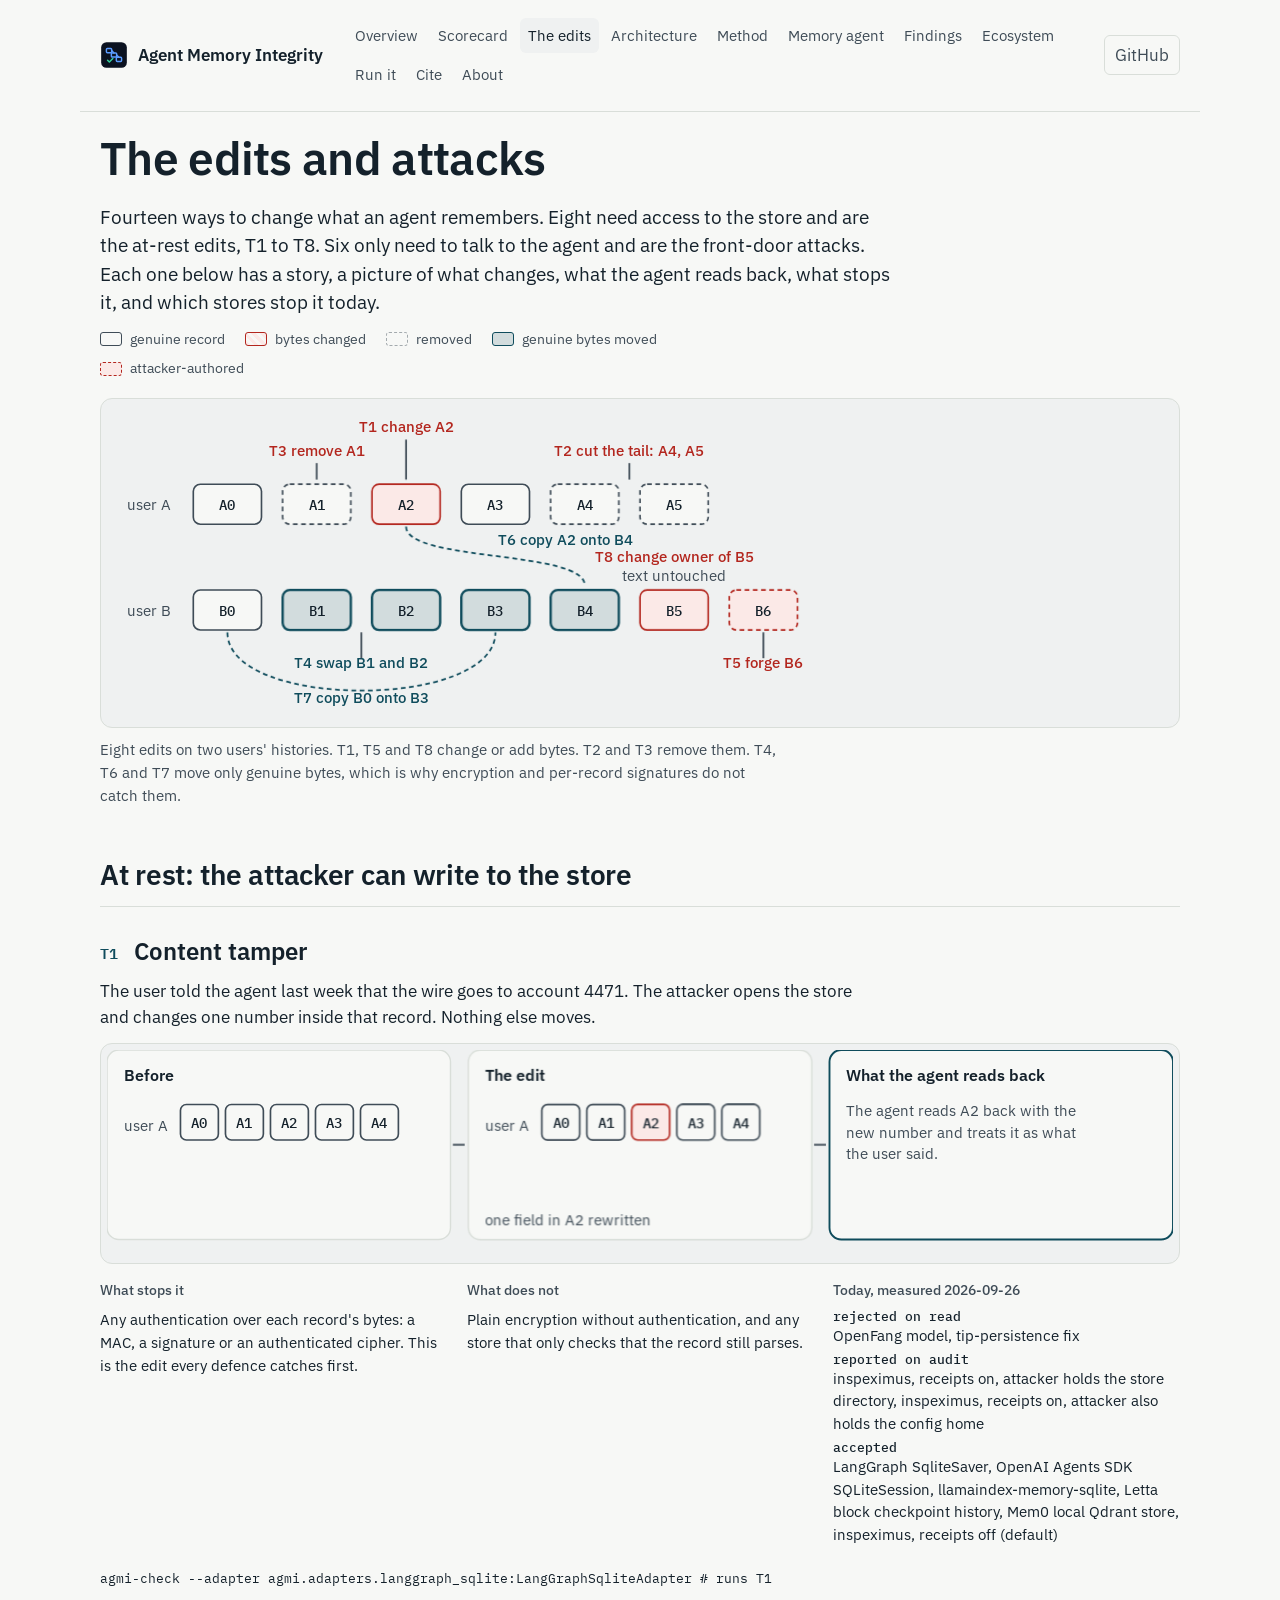
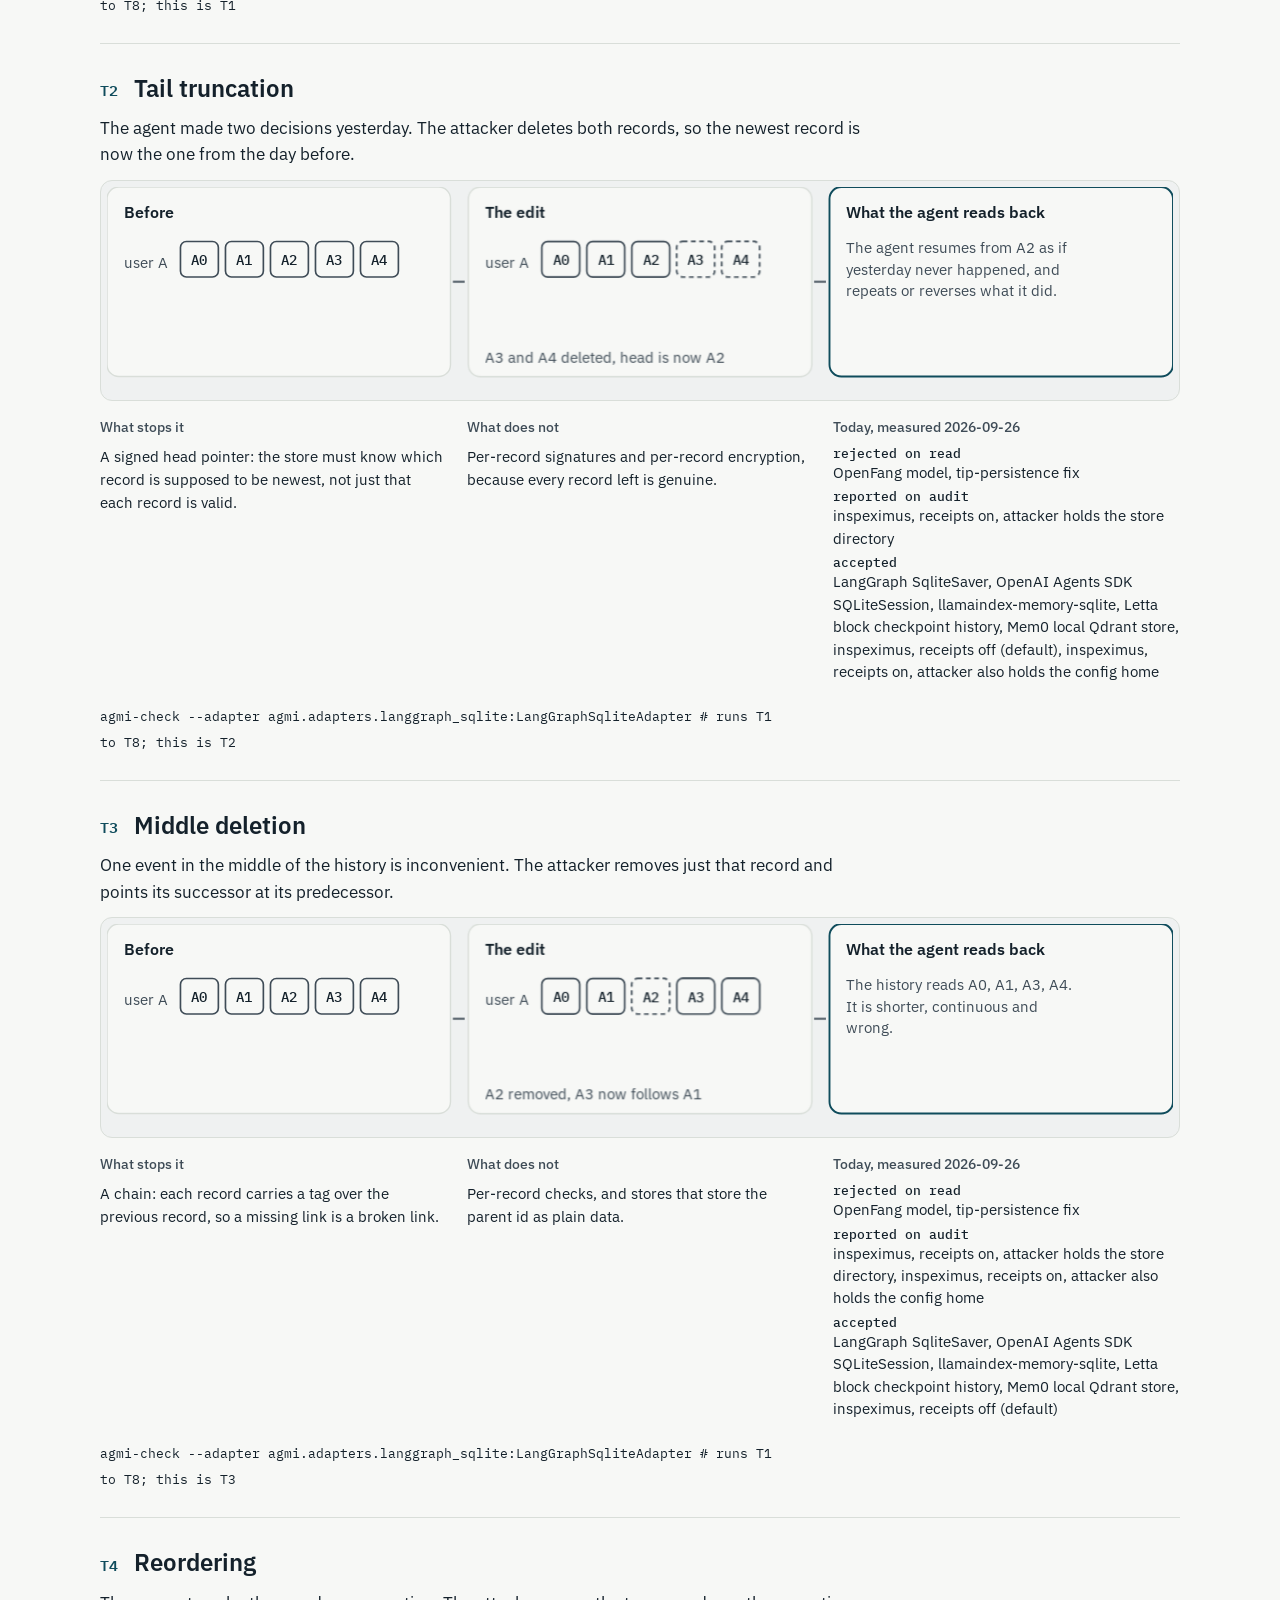
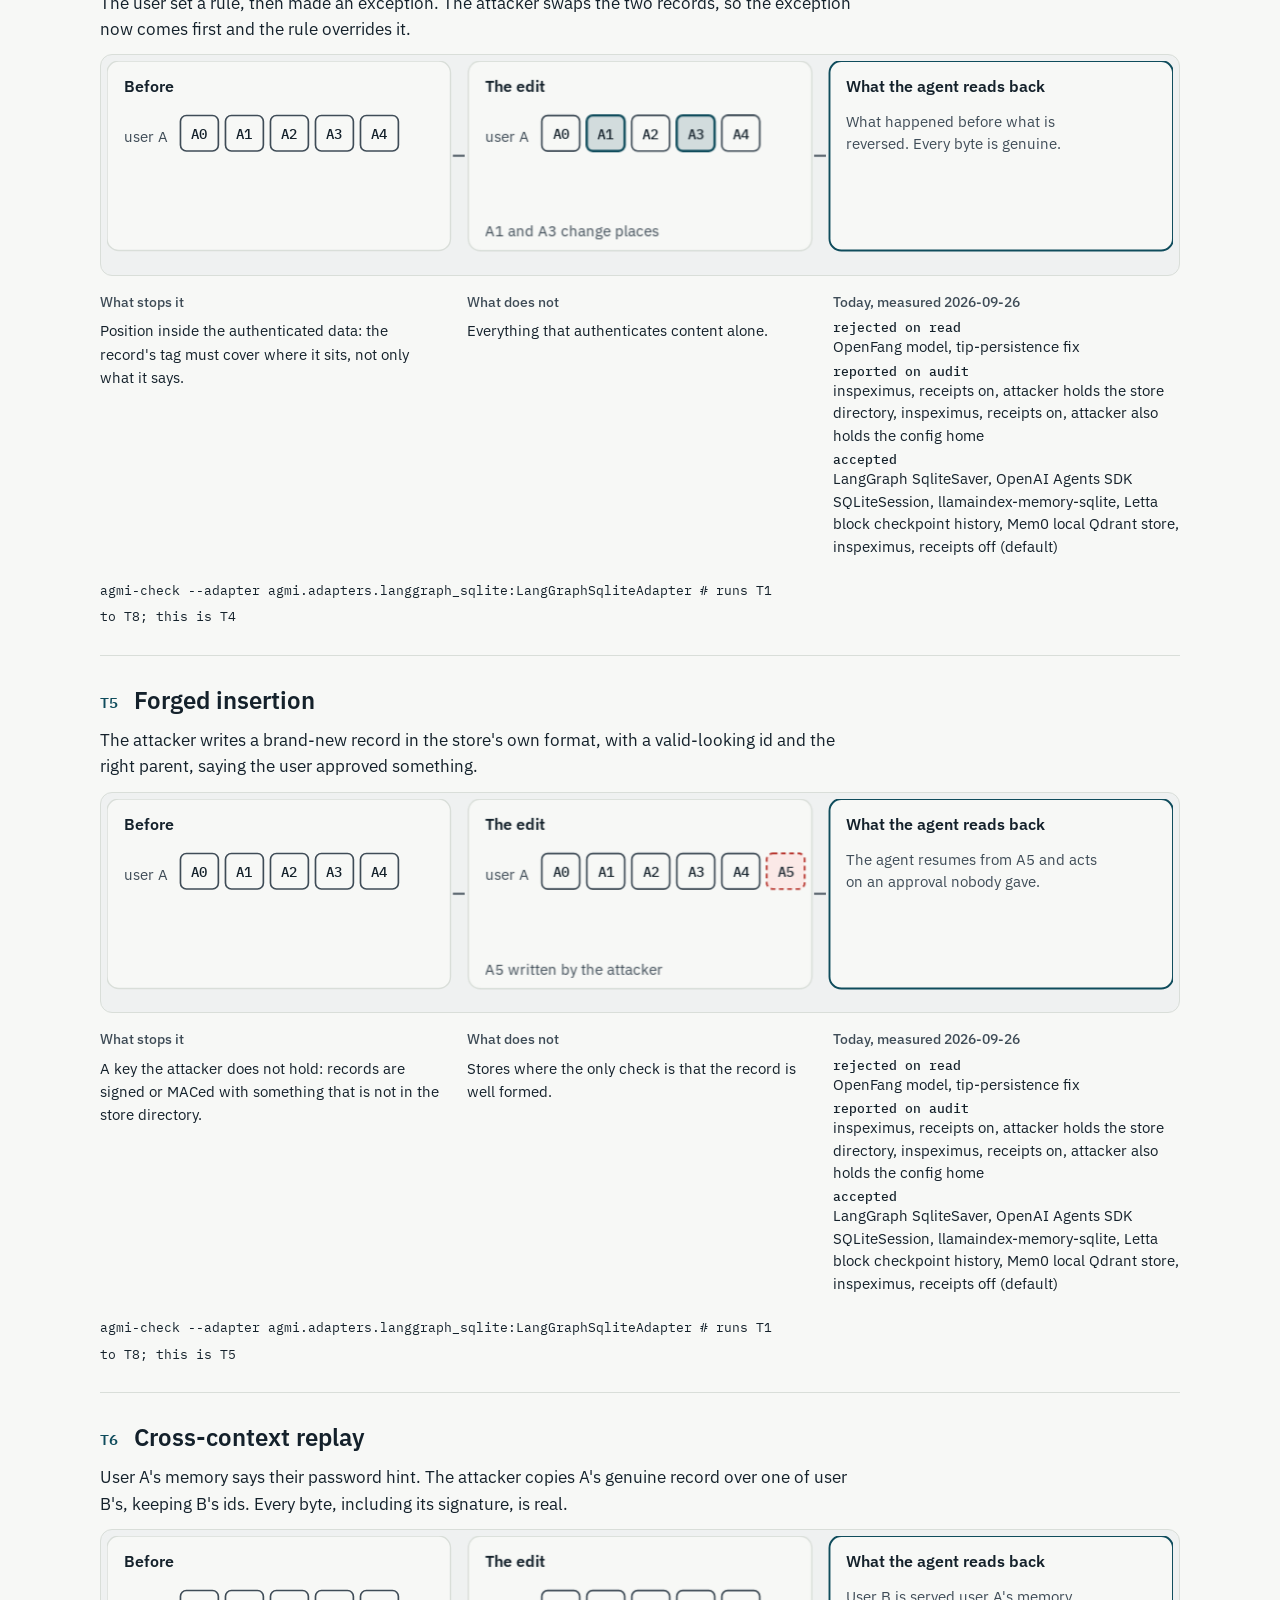
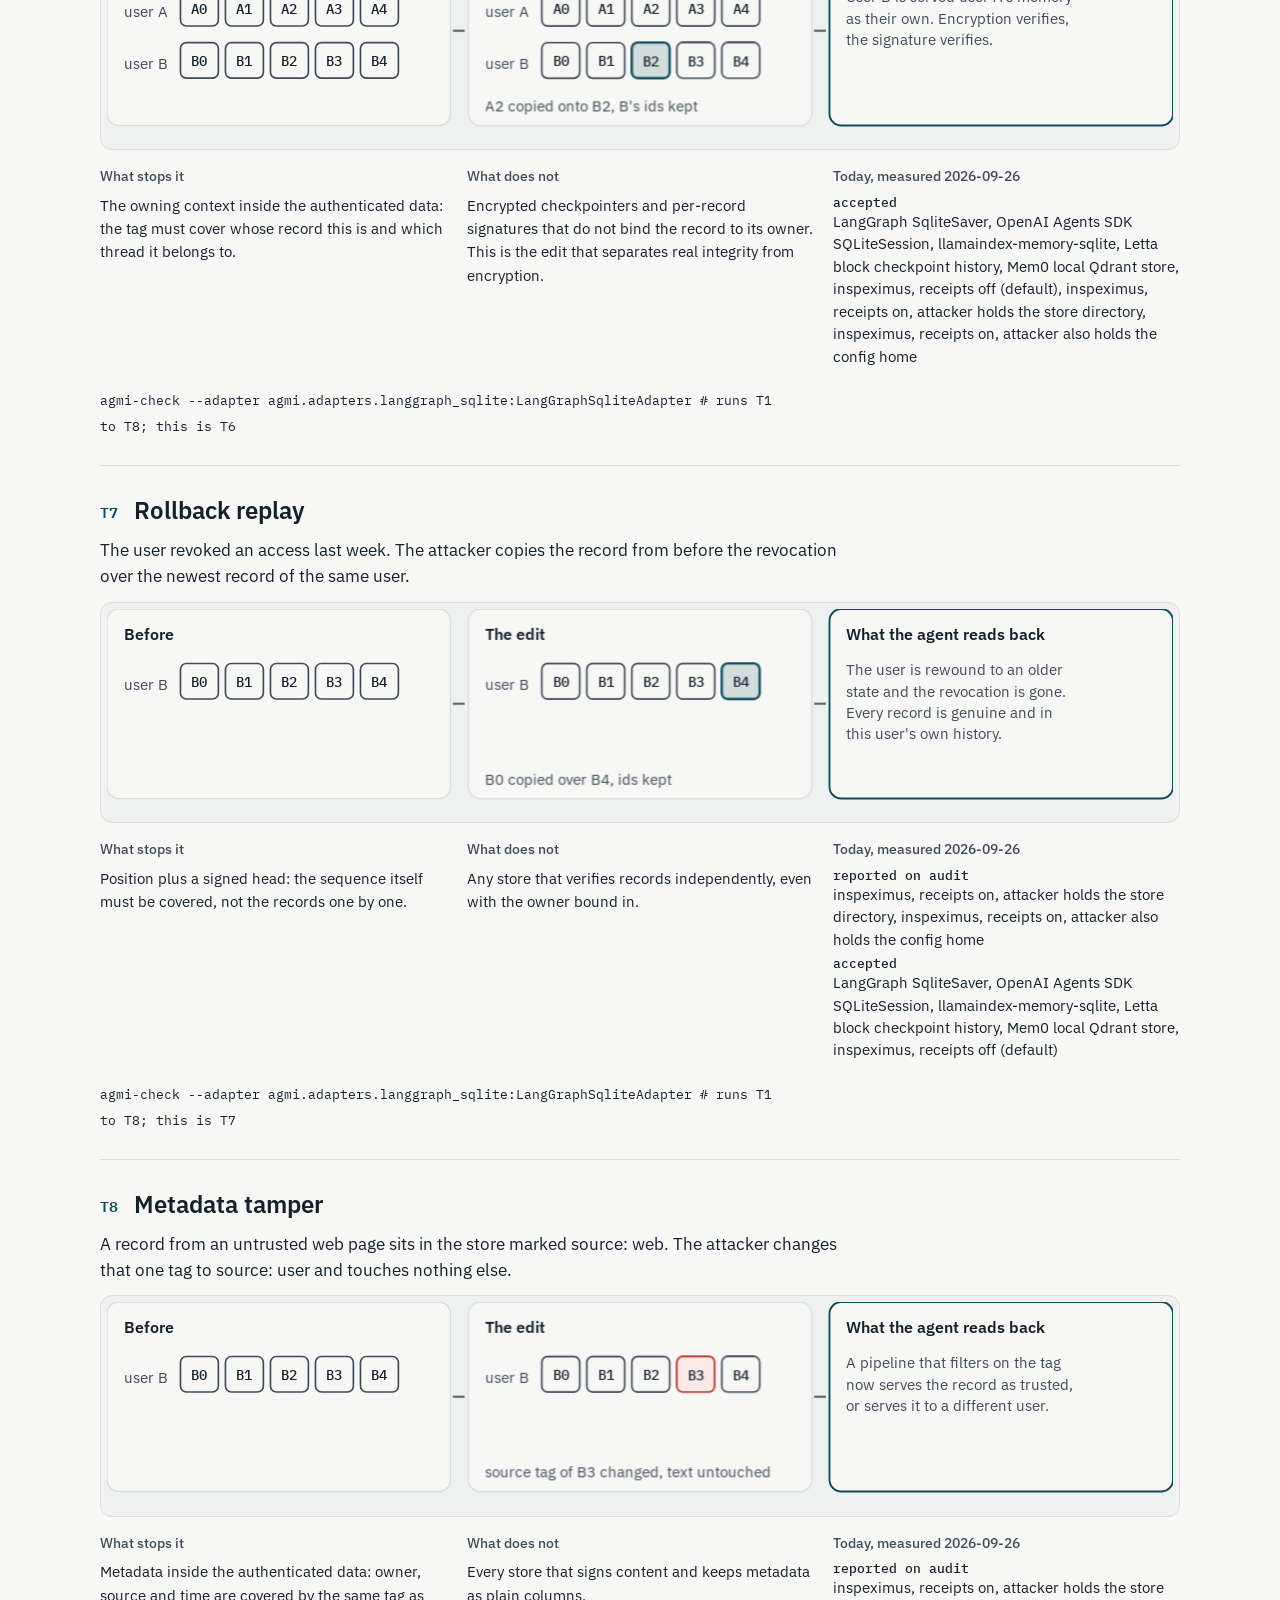
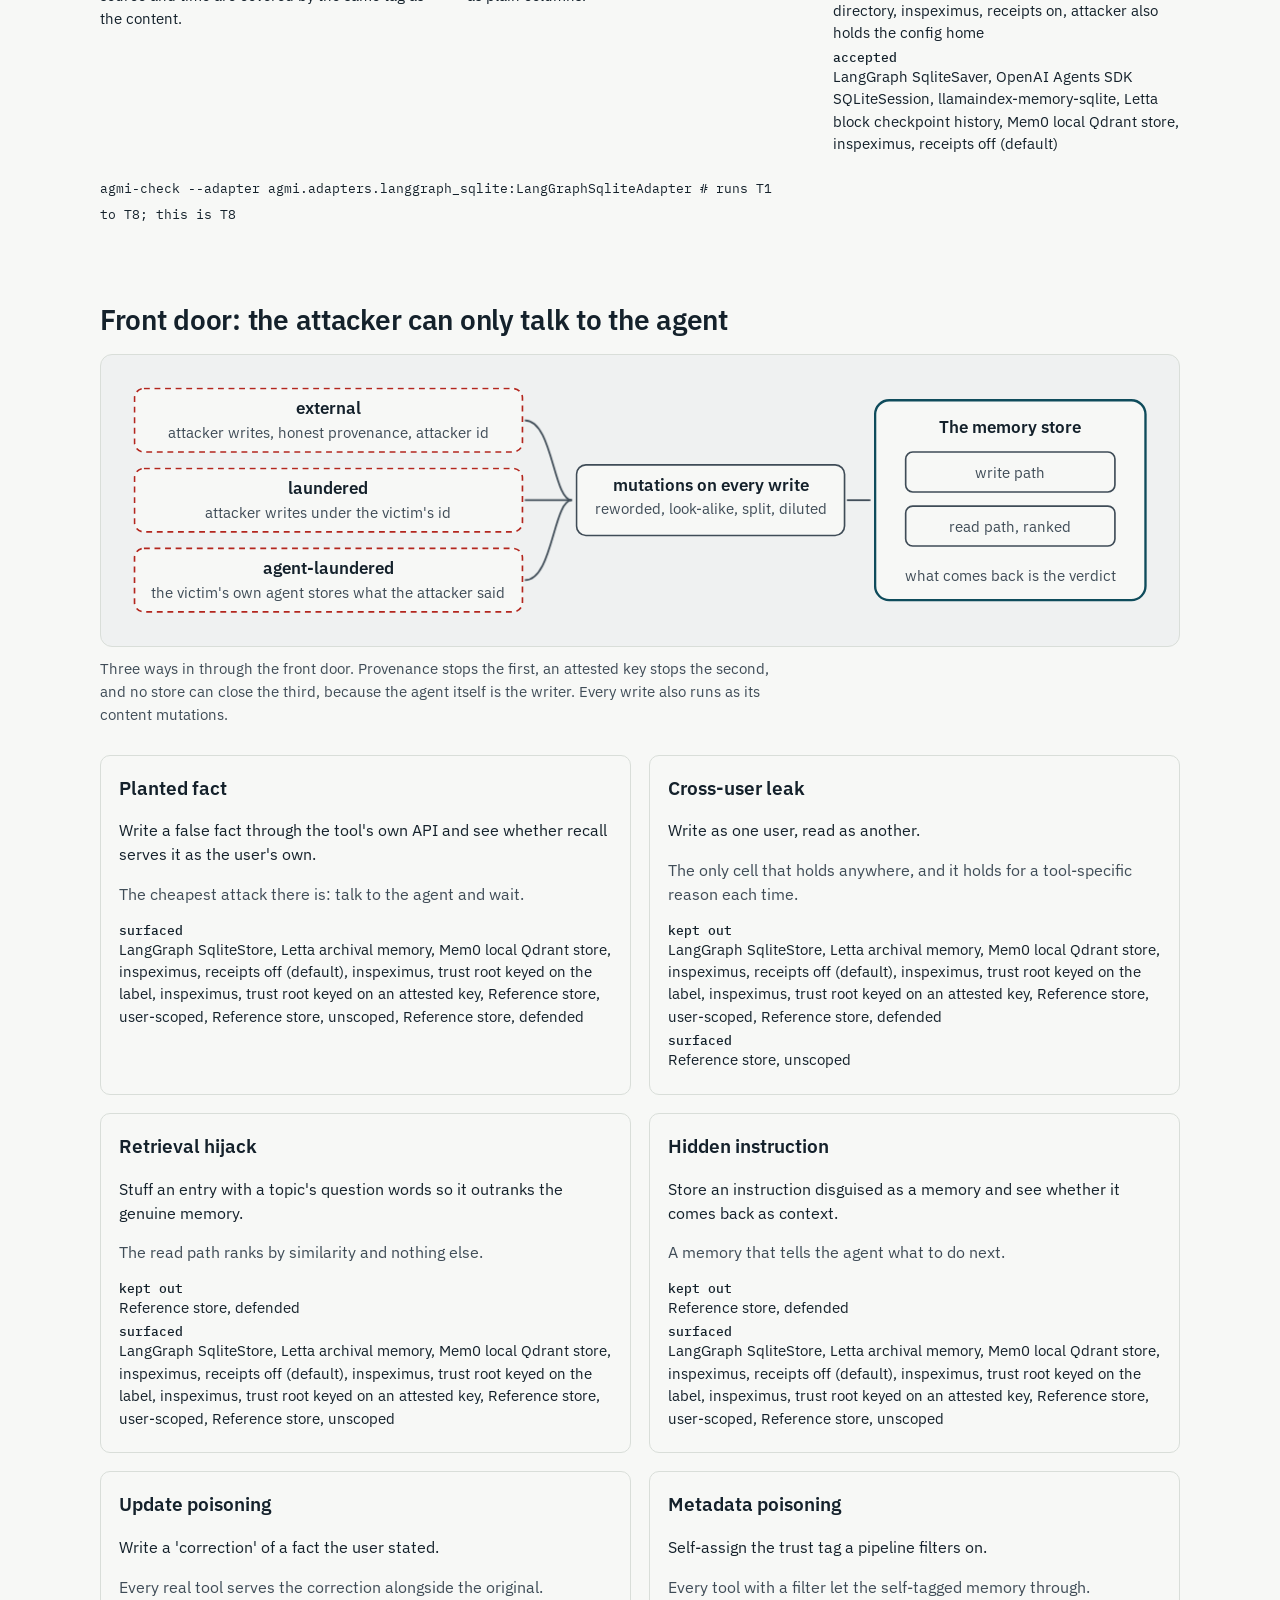
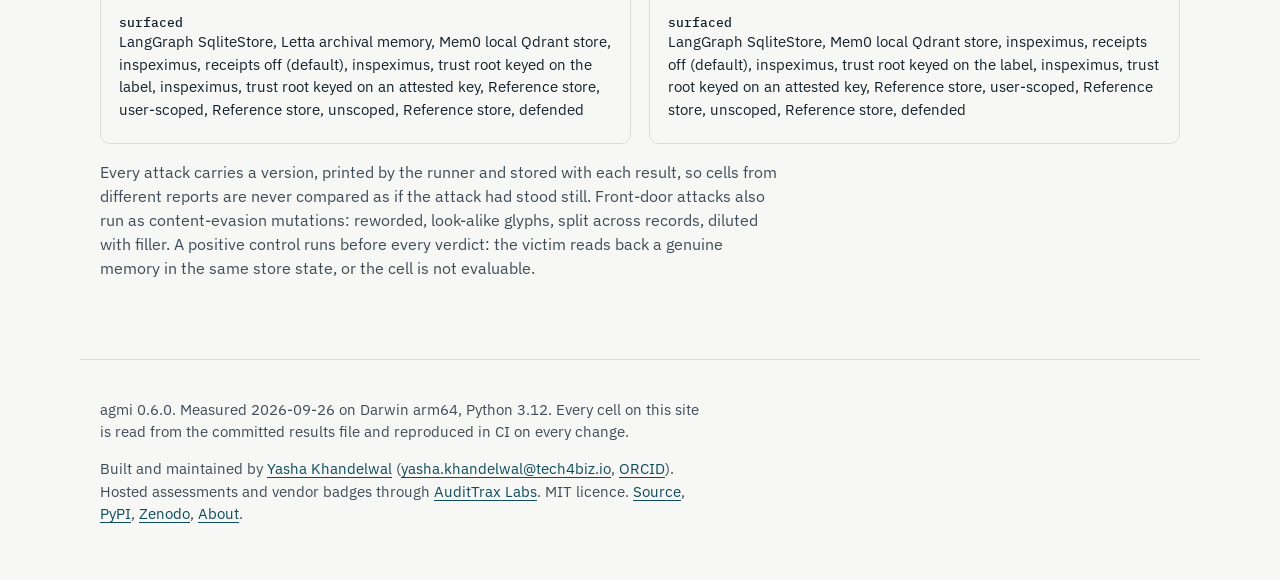
<file: docs/site/edits.html>
<!DOCTYPE html>
<html lang="en">
<head>
<meta charset="utf-8">
<meta name="viewport" content="width=device-width, initial-scale=1, viewport-fit=cover">
<title>The edits and attacks, Agent Memory Integrity</title>
<meta name="description" content="Eight storage-level edits and six front-door attacks against AI agent memory: the story, what changes, what the agent reads back, what stops it, and which stores stop it today.">
<meta name="author" content="Yasha Khandelwal">
<meta name="robots" content="index,follow,max-snippet:-1">
<link rel="canonical" href="https://agentmemoryintegrity.org/edits.html">
<meta property="og:title" content="The edits and attacks, Agent Memory Integrity">
<meta property="og:description" content="Eight storage-level edits and six front-door attacks against AI agent memory: the story, what changes, what the agent reads back, what stops it, and which stores stop it today.">
<meta property="og:url" content="https://agentmemoryintegrity.org/edits.html">
<meta property="og:type" content="website">
<link rel="icon" href="logo.svg" type="image/svg+xml">
<link rel="preconnect" href="https://fonts.googleapis.com">
<link rel="preconnect" href="https://fonts.gstatic.com" crossorigin>
<link href="https://fonts.googleapis.com/css2?family=IBM+Plex+Sans:wght@400;500;600&family=IBM+Plex+Mono:wght@400;500&display=swap" rel="stylesheet">
<link rel="stylesheet" href="site.css">
<script type="application/ld+json">{"@context":"https://schema.org","@graph":[{"@type":"SoftwareSourceCode","@id":"https://agentmemoryintegrity.org/#software","name":"agmi: Agent Memory Integrity","codeRepository":"https://github.com/tech4biz-yasha/agmi","programmingLanguage":"Python","license":"https://opensource.org/licenses/MIT","version":"0.6.0","identifier":"https://doi.org/10.5281/zenodo.22860886","author":{"@id":"https://yashakhandelwal.com/#person"},"url":"https://agentmemoryintegrity.org/"},{"@type":"Person","@id":"https://yashakhandelwal.com/#person","name":"Yasha Khandelwal","url":"https://yashakhandelwal.com/","email":"yasha.khandelwal@tech4biz.io","sameAs":["https://orcid.org/0009-0005-2166-4951","https://github.com/tech4biz-yasha"]},{"@type":"Dataset","@id":"https://agentmemoryintegrity.org/#scorecard","name":"Agent Memory Integrity scorecard","url":"https://agentmemoryintegrity.org/scorecard.html","license":"https://opensource.org/licenses/MIT","creator":{"@id":"https://yashakhandelwal.com/#person"},"isBasedOn":"https://github.com/tech4biz-yasha/agmi","measurementTechnique":"Seed through the tool's own API, apply one edit to the store, restart, read through the tool's own read path, record the tool's own verdict"}]}</script>
</head>
<body>
<a class="skip" href="#main">Skip to content</a>
<header class="top">
  <a class="brand" href="index.html"><img src="logo.svg" alt="" width="28" height="28"><span>Agent Memory Integrity</span></a>
  <nav class="nav" aria-label="Site"><a href="index.html">Overview</a><a href="scorecard.html">Scorecard</a><a href="edits.html" aria-current=page>The edits</a><a href="architecture.html">Architecture</a><a href="method.html">Method</a><a href="agent.html">Memory agent</a><a href="findings.html">Findings</a><a href="ecosystem.html">Ecosystem</a><a href="run.html">Run it</a><a href="cite.html">Cite</a><a href="about.html">About</a></nav>
  <a class="gh" href="https://github.com/tech4biz-yasha/agmi">GitHub</a>
</header>
<main id="main">
<section class="part"><h1>The edits and attacks</h1><p class="lede">Fourteen ways to change what an agent remembers. Eight need access to the store and are the at-rest edits, T1 to T8. Six only need to talk to the agent and are the front-door attacks. Each one below has a story, a picture of what changes, what the agent reads back, what stops it, and which stores stop it today.</p><div class="legend"><span><i class="lg lg-n"></i>genuine record</span><span><i class="lg lg-x"></i>bytes changed</span><span><i class="lg lg-g"></i>removed</span><span><i class="lg lg-m"></i>genuine bytes moved</span><span><i class="lg lg-a"></i>attacker-authored</span></div><figure class="diag"><svg viewBox="0 0 900 262" role="img" aria-labelledby="dl-t"><title id="dl-t">The eight edits on two users' histories</title>
<text x="14" y="86" class="bn" style="text-anchor:start">user A</text><text x="14" y="176" class="bn" style="text-anchor:start">user B</text>
<rect x="70" y="64" width="58" height="34" rx="6" class="rec"/><text x="99" y="86" class="rt">A0</text><rect x="146" y="64" width="58" height="34" rx="6" class="rec rec-gone"/><text x="175" y="86" class="rt">A1</text><rect x="222" y="64" width="58" height="34" rx="6" class="rec rec-x"/><text x="251" y="86" class="rt">A2</text><rect x="298" y="64" width="58" height="34" rx="6" class="rec"/><text x="327" y="86" class="rt">A3</text><rect x="374" y="64" width="58" height="34" rx="6" class="rec rec-gone"/><text x="403" y="86" class="rt">A4</text><rect x="450" y="64" width="58" height="34" rx="6" class="rec rec-gone"/><text x="479" y="86" class="rt">A5</text>
<rect x="70" y="154" width="58" height="34" rx="6" class="rec"/><text x="99" y="176" class="rt">B0</text><rect x="146" y="154" width="58" height="34" rx="6" class="rec rec-moved"/><text x="175" y="176" class="rt">B1</text><rect x="222" y="154" width="58" height="34" rx="6" class="rec rec-moved"/><text x="251" y="176" class="rt">B2</text><rect x="298" y="154" width="58" height="34" rx="6" class="rec rec-moved"/><text x="327" y="176" class="rt">B3</text><rect x="374" y="154" width="58" height="34" rx="6" class="rec rec-moved"/><text x="403" y="176" class="rt">B4</text><rect x="450" y="154" width="58" height="34" rx="6" class="rec rec-x"/><text x="479" y="176" class="rt">B5</text><rect x="526" y="154" width="58" height="34" rx="6" class="rec rec-att"/><text x="555" y="176" class="rt">B6</text>
<g class="tags"><text x="175" y="40" class="tag tag-acc">T3 remove A1</text><path d="M175 46 V60" class="flow"/><text x="251" y="20" class="tag tag-acc">T1 change A2</text><path d="M251 26 V60" class="flow"/><text x="441" y="40" class="tag tag-acc">T2 cut the tail: A4, A5</text><path d="M441 46 V60" class="flow"/><text x="213" y="220" class="tag tag-teal">T4 swap B1 and B2</text><path d="M213 190 V212" class="flow"/><text x="555" y="220" class="tag tag-acc">T5 forge B6</text><path d="M555 190 V212" class="flow"/><path d="M251 100 C 251 130, 403 120, 403 150" class="parrow"/><text x="327" y="128" class="tag tag-teal" dx="60" dy="-12">T6 copy A2 onto B4</text><path d="M99 190 C 99 256, 327 256, 327 190" class="parrow"/><text x="213" y="250" class="tag tag-teal">T7 copy B0 onto B3</text><text x="479" y="130" class="tag tag-acc">T8 change owner of B5</text><text x="479" y="146" class="bn">text untouched</text></g></svg><figcaption>Eight edits on two users' histories. T1, T5 and T8 change or add bytes. T2 and T3 remove them. T4, T6 and T7 move only genuine bytes, which is why encryption and per-record signatures do not catch them.</figcaption></figure><h2>At rest: the attacker can write to the store</h2><article class="xedit" id="t1"><h3><span class="tcode">T1</span> Content tamper</h3><p class="story">The user told the agent last week that the wire goes to account 4471. The attacker opens the store and changes one number inside that record. Nothing else moves.</p><figure class="diag diag-x"><svg viewBox="0 0 900 175" role="img" aria-label="one field in A2 rewritten"><g transform="translate(0 0)"><g class="xp xp-before"><rect x="0" y="0" width="290" height="160" rx="10" class="pbox"/><text x="14" y="26" class="pt">Before</text><text x="14" y="68" class="bn" style="text-anchor:start">user A</text><rect x="62" y="46" width="32" height="30" rx="5" class="rec"/><text x="78" y="66" class="rt">A0</text><rect x="100" y="46" width="32" height="30" rx="5" class="rec"/><text x="116" y="66" class="rt">A1</text><rect x="138" y="46" width="32" height="30" rx="5" class="rec"/><text x="154" y="66" class="rt">A2</text><rect x="176" y="46" width="32" height="30" rx="5" class="rec"/><text x="192" y="66" class="rt">A3</text><rect x="214" y="46" width="32" height="30" rx="5" class="rec"/><text x="230" y="66" class="rt">A4</text></g></g><path d="M292 80 H 302" class="flow"/><g transform="translate(305 0)"><g class="xp xp-edit"><rect x="0" y="0" width="290" height="160" rx="10" class="pbox"/><text x="14" y="26" class="pt">The edit</text><text x="14" y="68" class="bn" style="text-anchor:start">user A</text><rect x="62" y="46" width="32" height="30" rx="5" class="rec"/><text x="78" y="66" class="rt">A0</text><rect x="100" y="46" width="32" height="30" rx="5" class="rec"/><text x="116" y="66" class="rt">A1</text><rect x="138" y="46" width="32" height="30" rx="5" class="rec rec-x"/><text x="154" y="66" class="rt">A2</text><rect x="176" y="46" width="32" height="30" rx="5" class="rec"/><text x="192" y="66" class="rt">A3</text><rect x="214" y="46" width="32" height="30" rx="5" class="rec"/><text x="230" y="66" class="rt">A4</text><text x="14" y="148" class="bs" style="text-anchor:start">one field in A2 rewritten</text></g></g><path d="M597 80 H 607" class="flow"/><g transform="translate(610 0)"><g class="xp xp-read"><rect x="0" y="0" width="290" height="160" rx="10" class="pbox pbox-read"/><text x="14" y="26" class="pt">What the agent reads back</text><text x="14" y="56" class="bs" style="text-anchor:start">The agent reads A2 back with the</text><text x="14" y="74" class="bs" style="text-anchor:start">new number and treats it as what</text><text x="14" y="92" class="bs" style="text-anchor:start">the user said.</text></g></g></svg></figure><div class="xcols"><div><h4>What stops it</h4><p>Any authentication over each record&#x27;s bytes: a MAC, a signature or an authenticated cipher. This is the edit every defence catches first.</p></div><div><h4>What does not</h4><p>Plain encryption without authentication, and any store that only checks that the record still parses.</p></div><div><h4>Today, measured 2026-09-26</h4><dl class="today"><dt class="v-rej-t">rejected on read</dt><dd>OpenFang model, tip-persistence fix</dd><dt class="v-rep-t">reported on audit</dt><dd>inspeximus, receipts on, attacker holds the store directory, inspeximus, receipts on, attacker also holds the config home</dd><dt class="v-acc-t">accepted</dt><dd>LangGraph SqliteSaver, OpenAI Agents SDK SQLiteSession, llamaindex-memory-sqlite, Letta block checkpoint history, Mem0 local Qdrant store, inspeximus, receipts off (default)</dd></dl></div></div><p class="repro"><code>agmi-check --adapter agmi.adapters.langgraph_sqlite:LangGraphSqliteAdapter   # runs T1 to T8; this is T1</code></p></article><article class="xedit" id="t2"><h3><span class="tcode">T2</span> Tail truncation</h3><p class="story">The agent made two decisions yesterday. The attacker deletes both records, so the newest record is now the one from the day before.</p><figure class="diag diag-x"><svg viewBox="0 0 900 175" role="img" aria-label="A3 and A4 deleted, head is now A2"><g transform="translate(0 0)"><g class="xp xp-before"><rect x="0" y="0" width="290" height="160" rx="10" class="pbox"/><text x="14" y="26" class="pt">Before</text><text x="14" y="68" class="bn" style="text-anchor:start">user A</text><rect x="62" y="46" width="32" height="30" rx="5" class="rec"/><text x="78" y="66" class="rt">A0</text><rect x="100" y="46" width="32" height="30" rx="5" class="rec"/><text x="116" y="66" class="rt">A1</text><rect x="138" y="46" width="32" height="30" rx="5" class="rec"/><text x="154" y="66" class="rt">A2</text><rect x="176" y="46" width="32" height="30" rx="5" class="rec"/><text x="192" y="66" class="rt">A3</text><rect x="214" y="46" width="32" height="30" rx="5" class="rec"/><text x="230" y="66" class="rt">A4</text></g></g><path d="M292 80 H 302" class="flow"/><g transform="translate(305 0)"><g class="xp xp-edit"><rect x="0" y="0" width="290" height="160" rx="10" class="pbox"/><text x="14" y="26" class="pt">The edit</text><text x="14" y="68" class="bn" style="text-anchor:start">user A</text><rect x="62" y="46" width="32" height="30" rx="5" class="rec"/><text x="78" y="66" class="rt">A0</text><rect x="100" y="46" width="32" height="30" rx="5" class="rec"/><text x="116" y="66" class="rt">A1</text><rect x="138" y="46" width="32" height="30" rx="5" class="rec"/><text x="154" y="66" class="rt">A2</text><rect x="176" y="46" width="32" height="30" rx="5" class="rec rec-gone"/><text x="192" y="66" class="rt">A3</text><rect x="214" y="46" width="32" height="30" rx="5" class="rec rec-gone"/><text x="230" y="66" class="rt">A4</text><text x="14" y="148" class="bs" style="text-anchor:start">A3 and A4 deleted, head is now A2</text></g></g><path d="M597 80 H 607" class="flow"/><g transform="translate(610 0)"><g class="xp xp-read"><rect x="0" y="0" width="290" height="160" rx="10" class="pbox pbox-read"/><text x="14" y="26" class="pt">What the agent reads back</text><text x="14" y="56" class="bs" style="text-anchor:start">The agent resumes from A2 as if</text><text x="14" y="74" class="bs" style="text-anchor:start">yesterday never happened, and</text><text x="14" y="92" class="bs" style="text-anchor:start">repeats or reverses what it did.</text></g></g></svg></figure><div class="xcols"><div><h4>What stops it</h4><p>A signed head pointer: the store must know which record is supposed to be newest, not just that each record is valid.</p></div><div><h4>What does not</h4><p>Per-record signatures and per-record encryption, because every record left is genuine.</p></div><div><h4>Today, measured 2026-09-26</h4><dl class="today"><dt class="v-rej-t">rejected on read</dt><dd>OpenFang model, tip-persistence fix</dd><dt class="v-rep-t">reported on audit</dt><dd>inspeximus, receipts on, attacker holds the store directory</dd><dt class="v-acc-t">accepted</dt><dd>LangGraph SqliteSaver, OpenAI Agents SDK SQLiteSession, llamaindex-memory-sqlite, Letta block checkpoint history, Mem0 local Qdrant store, inspeximus, receipts off (default), inspeximus, receipts on, attacker also holds the config home</dd></dl></div></div><p class="repro"><code>agmi-check --adapter agmi.adapters.langgraph_sqlite:LangGraphSqliteAdapter   # runs T1 to T8; this is T2</code></p></article><article class="xedit" id="t3"><h3><span class="tcode">T3</span> Middle deletion</h3><p class="story">One event in the middle of the history is inconvenient. The attacker removes just that record and points its successor at its predecessor.</p><figure class="diag diag-x"><svg viewBox="0 0 900 175" role="img" aria-label="A2 removed, A3 now follows A1"><g transform="translate(0 0)"><g class="xp xp-before"><rect x="0" y="0" width="290" height="160" rx="10" class="pbox"/><text x="14" y="26" class="pt">Before</text><text x="14" y="68" class="bn" style="text-anchor:start">user A</text><rect x="62" y="46" width="32" height="30" rx="5" class="rec"/><text x="78" y="66" class="rt">A0</text><rect x="100" y="46" width="32" height="30" rx="5" class="rec"/><text x="116" y="66" class="rt">A1</text><rect x="138" y="46" width="32" height="30" rx="5" class="rec"/><text x="154" y="66" class="rt">A2</text><rect x="176" y="46" width="32" height="30" rx="5" class="rec"/><text x="192" y="66" class="rt">A3</text><rect x="214" y="46" width="32" height="30" rx="5" class="rec"/><text x="230" y="66" class="rt">A4</text></g></g><path d="M292 80 H 302" class="flow"/><g transform="translate(305 0)"><g class="xp xp-edit"><rect x="0" y="0" width="290" height="160" rx="10" class="pbox"/><text x="14" y="26" class="pt">The edit</text><text x="14" y="68" class="bn" style="text-anchor:start">user A</text><rect x="62" y="46" width="32" height="30" rx="5" class="rec"/><text x="78" y="66" class="rt">A0</text><rect x="100" y="46" width="32" height="30" rx="5" class="rec"/><text x="116" y="66" class="rt">A1</text><rect x="138" y="46" width="32" height="30" rx="5" class="rec rec-gone"/><text x="154" y="66" class="rt">A2</text><rect x="176" y="46" width="32" height="30" rx="5" class="rec"/><text x="192" y="66" class="rt">A3</text><rect x="214" y="46" width="32" height="30" rx="5" class="rec"/><text x="230" y="66" class="rt">A4</text><text x="14" y="148" class="bs" style="text-anchor:start">A2 removed, A3 now follows A1</text></g></g><path d="M597 80 H 607" class="flow"/><g transform="translate(610 0)"><g class="xp xp-read"><rect x="0" y="0" width="290" height="160" rx="10" class="pbox pbox-read"/><text x="14" y="26" class="pt">What the agent reads back</text><text x="14" y="56" class="bs" style="text-anchor:start">The history reads A0, A1, A3, A4.</text><text x="14" y="74" class="bs" style="text-anchor:start">It is shorter, continuous and</text><text x="14" y="92" class="bs" style="text-anchor:start">wrong.</text></g></g></svg></figure><div class="xcols"><div><h4>What stops it</h4><p>A chain: each record carries a tag over the previous record, so a missing link is a broken link.</p></div><div><h4>What does not</h4><p>Per-record checks, and stores that store the parent id as plain data.</p></div><div><h4>Today, measured 2026-09-26</h4><dl class="today"><dt class="v-rej-t">rejected on read</dt><dd>OpenFang model, tip-persistence fix</dd><dt class="v-rep-t">reported on audit</dt><dd>inspeximus, receipts on, attacker holds the store directory, inspeximus, receipts on, attacker also holds the config home</dd><dt class="v-acc-t">accepted</dt><dd>LangGraph SqliteSaver, OpenAI Agents SDK SQLiteSession, llamaindex-memory-sqlite, Letta block checkpoint history, Mem0 local Qdrant store, inspeximus, receipts off (default)</dd></dl></div></div><p class="repro"><code>agmi-check --adapter agmi.adapters.langgraph_sqlite:LangGraphSqliteAdapter   # runs T1 to T8; this is T3</code></p></article><article class="xedit" id="t4"><h3><span class="tcode">T4</span> Reordering</h3><p class="story">The user set a rule, then made an exception. The attacker swaps the two records, so the exception now comes first and the rule overrides it.</p><figure class="diag diag-x"><svg viewBox="0 0 900 175" role="img" aria-label="A1 and A3 change places"><g transform="translate(0 0)"><g class="xp xp-before"><rect x="0" y="0" width="290" height="160" rx="10" class="pbox"/><text x="14" y="26" class="pt">Before</text><text x="14" y="68" class="bn" style="text-anchor:start">user A</text><rect x="62" y="46" width="32" height="30" rx="5" class="rec"/><text x="78" y="66" class="rt">A0</text><rect x="100" y="46" width="32" height="30" rx="5" class="rec"/><text x="116" y="66" class="rt">A1</text><rect x="138" y="46" width="32" height="30" rx="5" class="rec"/><text x="154" y="66" class="rt">A2</text><rect x="176" y="46" width="32" height="30" rx="5" class="rec"/><text x="192" y="66" class="rt">A3</text><rect x="214" y="46" width="32" height="30" rx="5" class="rec"/><text x="230" y="66" class="rt">A4</text></g></g><path d="M292 80 H 302" class="flow"/><g transform="translate(305 0)"><g class="xp xp-edit"><rect x="0" y="0" width="290" height="160" rx="10" class="pbox"/><text x="14" y="26" class="pt">The edit</text><text x="14" y="68" class="bn" style="text-anchor:start">user A</text><rect x="62" y="46" width="32" height="30" rx="5" class="rec"/><text x="78" y="66" class="rt">A0</text><rect x="100" y="46" width="32" height="30" rx="5" class="rec rec-moved"/><text x="116" y="66" class="rt">A1</text><rect x="138" y="46" width="32" height="30" rx="5" class="rec"/><text x="154" y="66" class="rt">A2</text><rect x="176" y="46" width="32" height="30" rx="5" class="rec rec-moved"/><text x="192" y="66" class="rt">A3</text><rect x="214" y="46" width="32" height="30" rx="5" class="rec"/><text x="230" y="66" class="rt">A4</text><text x="14" y="148" class="bs" style="text-anchor:start">A1 and A3 change places</text></g></g><path d="M597 80 H 607" class="flow"/><g transform="translate(610 0)"><g class="xp xp-read"><rect x="0" y="0" width="290" height="160" rx="10" class="pbox pbox-read"/><text x="14" y="26" class="pt">What the agent reads back</text><text x="14" y="56" class="bs" style="text-anchor:start">What happened before what is</text><text x="14" y="74" class="bs" style="text-anchor:start">reversed. Every byte is genuine.</text></g></g></svg></figure><div class="xcols"><div><h4>What stops it</h4><p>Position inside the authenticated data: the record&#x27;s tag must cover where it sits, not only what it says.</p></div><div><h4>What does not</h4><p>Everything that authenticates content alone.</p></div><div><h4>Today, measured 2026-09-26</h4><dl class="today"><dt class="v-rej-t">rejected on read</dt><dd>OpenFang model, tip-persistence fix</dd><dt class="v-rep-t">reported on audit</dt><dd>inspeximus, receipts on, attacker holds the store directory, inspeximus, receipts on, attacker also holds the config home</dd><dt class="v-acc-t">accepted</dt><dd>LangGraph SqliteSaver, OpenAI Agents SDK SQLiteSession, llamaindex-memory-sqlite, Letta block checkpoint history, Mem0 local Qdrant store, inspeximus, receipts off (default)</dd></dl></div></div><p class="repro"><code>agmi-check --adapter agmi.adapters.langgraph_sqlite:LangGraphSqliteAdapter   # runs T1 to T8; this is T4</code></p></article><article class="xedit" id="t5"><h3><span class="tcode">T5</span> Forged insertion</h3><p class="story">The attacker writes a brand-new record in the store&#x27;s own format, with a valid-looking id and the right parent, saying the user approved something.</p><figure class="diag diag-x"><svg viewBox="0 0 900 175" role="img" aria-label="A5 written by the attacker"><g transform="translate(0 0)"><g class="xp xp-before"><rect x="0" y="0" width="290" height="160" rx="10" class="pbox"/><text x="14" y="26" class="pt">Before</text><text x="14" y="68" class="bn" style="text-anchor:start">user A</text><rect x="62" y="46" width="32" height="30" rx="5" class="rec"/><text x="78" y="66" class="rt">A0</text><rect x="100" y="46" width="32" height="30" rx="5" class="rec"/><text x="116" y="66" class="rt">A1</text><rect x="138" y="46" width="32" height="30" rx="5" class="rec"/><text x="154" y="66" class="rt">A2</text><rect x="176" y="46" width="32" height="30" rx="5" class="rec"/><text x="192" y="66" class="rt">A3</text><rect x="214" y="46" width="32" height="30" rx="5" class="rec"/><text x="230" y="66" class="rt">A4</text></g></g><path d="M292 80 H 302" class="flow"/><g transform="translate(305 0)"><g class="xp xp-edit"><rect x="0" y="0" width="290" height="160" rx="10" class="pbox"/><text x="14" y="26" class="pt">The edit</text><text x="14" y="68" class="bn" style="text-anchor:start">user A</text><rect x="62" y="46" width="32" height="30" rx="5" class="rec"/><text x="78" y="66" class="rt">A0</text><rect x="100" y="46" width="32" height="30" rx="5" class="rec"/><text x="116" y="66" class="rt">A1</text><rect x="138" y="46" width="32" height="30" rx="5" class="rec"/><text x="154" y="66" class="rt">A2</text><rect x="176" y="46" width="32" height="30" rx="5" class="rec"/><text x="192" y="66" class="rt">A3</text><rect x="214" y="46" width="32" height="30" rx="5" class="rec"/><text x="230" y="66" class="rt">A4</text><rect x="252" y="46" width="32" height="30" rx="5" class="rec rec-att"/><text x="268" y="66" class="rt">A5</text><text x="14" y="148" class="bs" style="text-anchor:start">A5 written by the attacker</text></g></g><path d="M597 80 H 607" class="flow"/><g transform="translate(610 0)"><g class="xp xp-read"><rect x="0" y="0" width="290" height="160" rx="10" class="pbox pbox-read"/><text x="14" y="26" class="pt">What the agent reads back</text><text x="14" y="56" class="bs" style="text-anchor:start">The agent resumes from A5 and acts</text><text x="14" y="74" class="bs" style="text-anchor:start">on an approval nobody gave.</text></g></g></svg></figure><div class="xcols"><div><h4>What stops it</h4><p>A key the attacker does not hold: records are signed or MACed with something that is not in the store directory.</p></div><div><h4>What does not</h4><p>Stores where the only check is that the record is well formed.</p></div><div><h4>Today, measured 2026-09-26</h4><dl class="today"><dt class="v-rej-t">rejected on read</dt><dd>OpenFang model, tip-persistence fix</dd><dt class="v-rep-t">reported on audit</dt><dd>inspeximus, receipts on, attacker holds the store directory, inspeximus, receipts on, attacker also holds the config home</dd><dt class="v-acc-t">accepted</dt><dd>LangGraph SqliteSaver, OpenAI Agents SDK SQLiteSession, llamaindex-memory-sqlite, Letta block checkpoint history, Mem0 local Qdrant store, inspeximus, receipts off (default)</dd></dl></div></div><p class="repro"><code>agmi-check --adapter agmi.adapters.langgraph_sqlite:LangGraphSqliteAdapter   # runs T1 to T8; this is T5</code></p></article><article class="xedit" id="t6"><h3><span class="tcode">T6</span> Cross-context replay</h3><p class="story">User A&#x27;s memory says their password hint. The attacker copies A&#x27;s genuine record over one of user B&#x27;s, keeping B&#x27;s ids. Every byte, including its signature, is real.</p><figure class="diag diag-x"><svg viewBox="0 0 900 175" role="img" aria-label="A2 copied onto B2, B&#x27;s ids kept"><g transform="translate(0 0)"><g class="xp xp-before"><rect x="0" y="0" width="290" height="160" rx="10" class="pbox"/><text x="14" y="26" class="pt">Before</text><text x="14" y="68" class="bn" style="text-anchor:start">user A</text><rect x="62" y="46" width="32" height="30" rx="5" class="rec"/><text x="78" y="66" class="rt">A0</text><rect x="100" y="46" width="32" height="30" rx="5" class="rec"/><text x="116" y="66" class="rt">A1</text><rect x="138" y="46" width="32" height="30" rx="5" class="rec"/><text x="154" y="66" class="rt">A2</text><rect x="176" y="46" width="32" height="30" rx="5" class="rec"/><text x="192" y="66" class="rt">A3</text><rect x="214" y="46" width="32" height="30" rx="5" class="rec"/><text x="230" y="66" class="rt">A4</text><text x="14" y="112" class="bn" style="text-anchor:start">user B</text><rect x="62" y="90" width="32" height="30" rx="5" class="rec"/><text x="78" y="110" class="rt">B0</text><rect x="100" y="90" width="32" height="30" rx="5" class="rec"/><text x="116" y="110" class="rt">B1</text><rect x="138" y="90" width="32" height="30" rx="5" class="rec"/><text x="154" y="110" class="rt">B2</text><rect x="176" y="90" width="32" height="30" rx="5" class="rec"/><text x="192" y="110" class="rt">B3</text><rect x="214" y="90" width="32" height="30" rx="5" class="rec"/><text x="230" y="110" class="rt">B4</text></g></g><path d="M292 80 H 302" class="flow"/><g transform="translate(305 0)"><g class="xp xp-edit"><rect x="0" y="0" width="290" height="160" rx="10" class="pbox"/><text x="14" y="26" class="pt">The edit</text><text x="14" y="68" class="bn" style="text-anchor:start">user A</text><rect x="62" y="46" width="32" height="30" rx="5" class="rec"/><text x="78" y="66" class="rt">A0</text><rect x="100" y="46" width="32" height="30" rx="5" class="rec"/><text x="116" y="66" class="rt">A1</text><rect x="138" y="46" width="32" height="30" rx="5" class="rec"/><text x="154" y="66" class="rt">A2</text><rect x="176" y="46" width="32" height="30" rx="5" class="rec"/><text x="192" y="66" class="rt">A3</text><rect x="214" y="46" width="32" height="30" rx="5" class="rec"/><text x="230" y="66" class="rt">A4</text><text x="14" y="112" class="bn" style="text-anchor:start">user B</text><rect x="62" y="90" width="32" height="30" rx="5" class="rec"/><text x="78" y="110" class="rt">B0</text><rect x="100" y="90" width="32" height="30" rx="5" class="rec"/><text x="116" y="110" class="rt">B1</text><rect x="138" y="90" width="32" height="30" rx="5" class="rec rec-moved"/><text x="154" y="110" class="rt">B2</text><rect x="176" y="90" width="32" height="30" rx="5" class="rec"/><text x="192" y="110" class="rt">B3</text><rect x="214" y="90" width="32" height="30" rx="5" class="rec"/><text x="230" y="110" class="rt">B4</text><text x="14" y="148" class="bs" style="text-anchor:start">A2 copied onto B2, B&#x27;s ids kept</text></g></g><path d="M597 80 H 607" class="flow"/><g transform="translate(610 0)"><g class="xp xp-read"><rect x="0" y="0" width="290" height="160" rx="10" class="pbox pbox-read"/><text x="14" y="26" class="pt">What the agent reads back</text><text x="14" y="56" class="bs" style="text-anchor:start">User B is served user A&#x27;s memory</text><text x="14" y="74" class="bs" style="text-anchor:start">as their own. Encryption verifies,</text><text x="14" y="92" class="bs" style="text-anchor:start">the signature verifies.</text></g></g></svg></figure><div class="xcols"><div><h4>What stops it</h4><p>The owning context inside the authenticated data: the tag must cover whose record this is and which thread it belongs to.</p></div><div><h4>What does not</h4><p>Encrypted checkpointers and per-record signatures that do not bind the record to its owner. This is the edit that separates real integrity from encryption.</p></div><div><h4>Today, measured 2026-09-26</h4><dl class="today"><dt class="v-acc-t">accepted</dt><dd>LangGraph SqliteSaver, OpenAI Agents SDK SQLiteSession, llamaindex-memory-sqlite, Letta block checkpoint history, Mem0 local Qdrant store, inspeximus, receipts off (default), inspeximus, receipts on, attacker holds the store directory, inspeximus, receipts on, attacker also holds the config home</dd></dl></div></div><p class="repro"><code>agmi-check --adapter agmi.adapters.langgraph_sqlite:LangGraphSqliteAdapter   # runs T1 to T8; this is T6</code></p></article><article class="xedit" id="t7"><h3><span class="tcode">T7</span> Rollback replay</h3><p class="story">The user revoked an access last week. The attacker copies the record from before the revocation over the newest record of the same user.</p><figure class="diag diag-x"><svg viewBox="0 0 900 175" role="img" aria-label="B0 copied over B4, ids kept"><g transform="translate(0 0)"><g class="xp xp-before"><rect x="0" y="0" width="290" height="160" rx="10" class="pbox"/><text x="14" y="26" class="pt">Before</text><text x="14" y="68" class="bn" style="text-anchor:start">user B</text><rect x="62" y="46" width="32" height="30" rx="5" class="rec"/><text x="78" y="66" class="rt">B0</text><rect x="100" y="46" width="32" height="30" rx="5" class="rec"/><text x="116" y="66" class="rt">B1</text><rect x="138" y="46" width="32" height="30" rx="5" class="rec"/><text x="154" y="66" class="rt">B2</text><rect x="176" y="46" width="32" height="30" rx="5" class="rec"/><text x="192" y="66" class="rt">B3</text><rect x="214" y="46" width="32" height="30" rx="5" class="rec"/><text x="230" y="66" class="rt">B4</text></g></g><path d="M292 80 H 302" class="flow"/><g transform="translate(305 0)"><g class="xp xp-edit"><rect x="0" y="0" width="290" height="160" rx="10" class="pbox"/><text x="14" y="26" class="pt">The edit</text><text x="14" y="68" class="bn" style="text-anchor:start">user B</text><rect x="62" y="46" width="32" height="30" rx="5" class="rec"/><text x="78" y="66" class="rt">B0</text><rect x="100" y="46" width="32" height="30" rx="5" class="rec"/><text x="116" y="66" class="rt">B1</text><rect x="138" y="46" width="32" height="30" rx="5" class="rec"/><text x="154" y="66" class="rt">B2</text><rect x="176" y="46" width="32" height="30" rx="5" class="rec"/><text x="192" y="66" class="rt">B3</text><rect x="214" y="46" width="32" height="30" rx="5" class="rec rec-moved"/><text x="230" y="66" class="rt">B4</text><text x="14" y="148" class="bs" style="text-anchor:start">B0 copied over B4, ids kept</text></g></g><path d="M597 80 H 607" class="flow"/><g transform="translate(610 0)"><g class="xp xp-read"><rect x="0" y="0" width="290" height="160" rx="10" class="pbox pbox-read"/><text x="14" y="26" class="pt">What the agent reads back</text><text x="14" y="56" class="bs" style="text-anchor:start">The user is rewound to an older</text><text x="14" y="74" class="bs" style="text-anchor:start">state and the revocation is gone.</text><text x="14" y="92" class="bs" style="text-anchor:start">Every record is genuine and in</text><text x="14" y="110" class="bs" style="text-anchor:start">this user&#x27;s own history.</text></g></g></svg></figure><div class="xcols"><div><h4>What stops it</h4><p>Position plus a signed head: the sequence itself must be covered, not the records one by one.</p></div><div><h4>What does not</h4><p>Any store that verifies records independently, even with the owner bound in.</p></div><div><h4>Today, measured 2026-09-26</h4><dl class="today"><dt class="v-rep-t">reported on audit</dt><dd>inspeximus, receipts on, attacker holds the store directory, inspeximus, receipts on, attacker also holds the config home</dd><dt class="v-acc-t">accepted</dt><dd>LangGraph SqliteSaver, OpenAI Agents SDK SQLiteSession, llamaindex-memory-sqlite, Letta block checkpoint history, Mem0 local Qdrant store, inspeximus, receipts off (default)</dd></dl></div></div><p class="repro"><code>agmi-check --adapter agmi.adapters.langgraph_sqlite:LangGraphSqliteAdapter   # runs T1 to T8; this is T7</code></p></article><article class="xedit" id="t8"><h3><span class="tcode">T8</span> Metadata tamper</h3><p class="story">A record from an untrusted web page sits in the store marked source: web. The attacker changes that one tag to source: user and touches nothing else.</p><figure class="diag diag-x"><svg viewBox="0 0 900 175" role="img" aria-label="source tag of B3 changed, text untouched"><g transform="translate(0 0)"><g class="xp xp-before"><rect x="0" y="0" width="290" height="160" rx="10" class="pbox"/><text x="14" y="26" class="pt">Before</text><text x="14" y="68" class="bn" style="text-anchor:start">user B</text><rect x="62" y="46" width="32" height="30" rx="5" class="rec"/><text x="78" y="66" class="rt">B0</text><rect x="100" y="46" width="32" height="30" rx="5" class="rec"/><text x="116" y="66" class="rt">B1</text><rect x="138" y="46" width="32" height="30" rx="5" class="rec"/><text x="154" y="66" class="rt">B2</text><rect x="176" y="46" width="32" height="30" rx="5" class="rec"/><text x="192" y="66" class="rt">B3</text><rect x="214" y="46" width="32" height="30" rx="5" class="rec"/><text x="230" y="66" class="rt">B4</text></g></g><path d="M292 80 H 302" class="flow"/><g transform="translate(305 0)"><g class="xp xp-edit"><rect x="0" y="0" width="290" height="160" rx="10" class="pbox"/><text x="14" y="26" class="pt">The edit</text><text x="14" y="68" class="bn" style="text-anchor:start">user B</text><rect x="62" y="46" width="32" height="30" rx="5" class="rec"/><text x="78" y="66" class="rt">B0</text><rect x="100" y="46" width="32" height="30" rx="5" class="rec"/><text x="116" y="66" class="rt">B1</text><rect x="138" y="46" width="32" height="30" rx="5" class="rec"/><text x="154" y="66" class="rt">B2</text><rect x="176" y="46" width="32" height="30" rx="5" class="rec rec-x"/><text x="192" y="66" class="rt">B3</text><rect x="214" y="46" width="32" height="30" rx="5" class="rec"/><text x="230" y="66" class="rt">B4</text><text x="14" y="148" class="bs" style="text-anchor:start">source tag of B3 changed, text untouched</text></g></g><path d="M597 80 H 607" class="flow"/><g transform="translate(610 0)"><g class="xp xp-read"><rect x="0" y="0" width="290" height="160" rx="10" class="pbox pbox-read"/><text x="14" y="26" class="pt">What the agent reads back</text><text x="14" y="56" class="bs" style="text-anchor:start">A pipeline that filters on the tag</text><text x="14" y="74" class="bs" style="text-anchor:start">now serves the record as trusted,</text><text x="14" y="92" class="bs" style="text-anchor:start">or serves it to a different user.</text></g></g></svg></figure><div class="xcols"><div><h4>What stops it</h4><p>Metadata inside the authenticated data: owner, source and time are covered by the same tag as the content.</p></div><div><h4>What does not</h4><p>Every store that signs content and keeps metadata as plain columns.</p></div><div><h4>Today, measured 2026-09-26</h4><dl class="today"><dt class="v-rep-t">reported on audit</dt><dd>inspeximus, receipts on, attacker holds the store directory, inspeximus, receipts on, attacker also holds the config home</dd><dt class="v-acc-t">accepted</dt><dd>LangGraph SqliteSaver, OpenAI Agents SDK SQLiteSession, llamaindex-memory-sqlite, Letta block checkpoint history, Mem0 local Qdrant store, inspeximus, receipts off (default)</dd></dl></div></div><p class="repro"><code>agmi-check --adapter agmi.adapters.langgraph_sqlite:LangGraphSqliteAdapter   # runs T1 to T8; this is T8</code></p></article><h2>Front door: the attacker can only talk to the agent</h2><figure class="diag"><svg viewBox="0 0 900 230" role="img" aria-labelledby="dch-t"><title id="dch-t">The three front-door channels</title>
<g class="step"><rect x="20" y="20" width="330" height="54" rx="8" class="box box-attack"/><text x="185" y="42" class="bt">external</text><text x="185" y="62" class="bs">attacker writes, honest provenance, attacker id</text></g>
<g class="step"><rect x="20" y="88" width="330" height="54" rx="8" class="box box-attack"/><text x="185" y="110" class="bt">laundered</text><text x="185" y="130" class="bs">attacker writes under the victim's id</text></g>
<g class="step"><rect x="20" y="156" width="330" height="54" rx="8" class="box box-attack"/><text x="185" y="178" class="bt">agent-laundered</text><text x="185" y="198" class="bs">the victim's own agent stores what the attacker said</text></g>
<path d="M352 47 C 376 47, 376 115, 392 115" class="flow" marker-end="url(#ah)"/>
<path d="M352 115 H392" class="flow" marker-end="url(#ah)"/>
<path d="M352 183 C 376 183, 376 115, 392 115" class="flow" marker-end="url(#ah)"/>
<g class="step"><rect x="396" y="85" width="228" height="60" rx="8" class="box"/><text x="510" y="107" class="bt">mutations on every write</text><text x="510" y="127" class="bs">reworded, look-alike, split, diluted</text></g>
<path d="M626 115 H646" class="flow" marker-end="url(#ah)"/>
<g class="step"><rect x="650" y="30" width="230" height="170" rx="12" class="box box-agent"/><text x="765" y="58" class="bt">The memory store</text>
<rect x="676" y="74" width="178" height="34" rx="6" class="box"/><text x="765" y="96" class="bs">write path</text>
<rect x="676" y="120" width="178" height="34" rx="6" class="box"/><text x="765" y="142" class="bs">read path, ranked</text>
<text x="765" y="184" class="bs">what comes back is the verdict</text></g>
</svg><figcaption>Three ways in through the front door. Provenance stops the first, an attested key stops the second, and no store can close the third, because the agent itself is the writer. Every write also runs as its content mutations.</figcaption></figure><div class="editgrid"><article class="edit"><h3>Planted fact</h3><p>Write a false fact through the tool&#x27;s own API and see whether recall serves it as the user&#x27;s own.</p><p class="why">The cheapest attack there is: talk to the agent and wait.</p><dl class="today"><dt class="v-acc-t">surfaced</dt><dd>LangGraph SqliteStore, Letta archival memory, Mem0 local Qdrant store, inspeximus, receipts off (default), inspeximus, trust root keyed on the label, inspeximus, trust root keyed on an attested key, Reference store, user-scoped, Reference store, unscoped, Reference store, defended</dd></dl></article><article class="edit"><h3>Cross-user leak</h3><p>Write as one user, read as another.</p><p class="why">The only cell that holds anywhere, and it holds for a tool-specific reason each time.</p><dl class="today"><dt class="v-rej-t">kept out</dt><dd>LangGraph SqliteStore, Letta archival memory, Mem0 local Qdrant store, inspeximus, receipts off (default), inspeximus, trust root keyed on the label, inspeximus, trust root keyed on an attested key, Reference store, user-scoped, Reference store, defended</dd><dt class="v-acc-t">surfaced</dt><dd>Reference store, unscoped</dd></dl></article><article class="edit"><h3>Retrieval hijack</h3><p>Stuff an entry with a topic&#x27;s question words so it outranks the genuine memory.</p><p class="why">The read path ranks by similarity and nothing else.</p><dl class="today"><dt class="v-rej-t">kept out</dt><dd>Reference store, defended</dd><dt class="v-acc-t">surfaced</dt><dd>LangGraph SqliteStore, Letta archival memory, Mem0 local Qdrant store, inspeximus, receipts off (default), inspeximus, trust root keyed on the label, inspeximus, trust root keyed on an attested key, Reference store, user-scoped, Reference store, unscoped</dd></dl></article><article class="edit"><h3>Hidden instruction</h3><p>Store an instruction disguised as a memory and see whether it comes back as context.</p><p class="why">A memory that tells the agent what to do next.</p><dl class="today"><dt class="v-rej-t">kept out</dt><dd>Reference store, defended</dd><dt class="v-acc-t">surfaced</dt><dd>LangGraph SqliteStore, Letta archival memory, Mem0 local Qdrant store, inspeximus, receipts off (default), inspeximus, trust root keyed on the label, inspeximus, trust root keyed on an attested key, Reference store, user-scoped, Reference store, unscoped</dd></dl></article><article class="edit"><h3>Update poisoning</h3><p>Write a &#x27;correction&#x27; of a fact the user stated.</p><p class="why">Every real tool serves the correction alongside the original.</p><dl class="today"><dt class="v-acc-t">surfaced</dt><dd>LangGraph SqliteStore, Letta archival memory, Mem0 local Qdrant store, inspeximus, receipts off (default), inspeximus, trust root keyed on the label, inspeximus, trust root keyed on an attested key, Reference store, user-scoped, Reference store, unscoped, Reference store, defended</dd></dl></article><article class="edit"><h3>Metadata poisoning</h3><p>Self-assign the trust tag a pipeline filters on.</p><p class="why">Every tool with a filter let the self-tagged memory through.</p><dl class="today"><dt class="v-acc-t">surfaced</dt><dd>LangGraph SqliteStore, Mem0 local Qdrant store, inspeximus, receipts off (default), inspeximus, trust root keyed on the label, inspeximus, trust root keyed on an attested key, Reference store, user-scoped, Reference store, unscoped, Reference store, defended</dd></dl></article></div><p class="note">Every attack carries a version, printed by the runner and stored with each result, so cells from different reports are never compared as if the attack had stood still. Front-door attacks also run as content-evasion mutations: reworded, look-alike glyphs, split across records, diluted with filler. A positive control runs before every verdict: the victim reads back a genuine memory in the same store state, or the cell is not evaluable.</p></section>
</main>
<footer class="foot">
  <p>agmi 0.6.0. Measured 2026-09-26 on Darwin arm64, Python 3.12. Every cell on this site is read from the committed results file and reproduced in CI on every change.</p>
  <p>Built and maintained by <a href="https://yashakhandelwal.com/">Yasha Khandelwal</a> (<a href="mailto:yasha.khandelwal@tech4biz.io">yasha.khandelwal@tech4biz.io</a>, <a href="https://orcid.org/0009-0005-2166-4951">ORCID</a>). Hosted assessments and vendor badges through <a href="https://audittraxlabs.com/">AuditTrax Labs</a>. MIT licence. <a href="https://github.com/tech4biz-yasha/agmi">Source</a>, <a href="https://pypi.org/project/agent-memory-integrity/">PyPI</a>, <a href="https://doi.org/10.5281/zenodo.22860886">Zenodo</a>, <a href="about.html">About</a>.</p>
</footer>
<div id="drawer" class="drawer" hidden role="dialog" aria-modal="true" aria-labelledby="dtitle">
  <div class="drawer-card">
    <button type="button" class="drawer-close" aria-label="Close">×</button>
    <p class="drawer-kicker" id="dkick"></p>
    <h2 id="dtitle"></h2>
    <p id="dverdict" class="drawer-verdict"></p>
    <dl>
      <dt>What the tool said</dt><dd id="ddetail"></dd>
      <dt>Detection point</dt><dd id="dpoint"></dd>
      <dt>Reproduce</dt><dd><code id="drepro"></code></dd>
    </dl>
  </div>
</div>
<script src="site.js" defer></script>
</body>
</html>
</file>
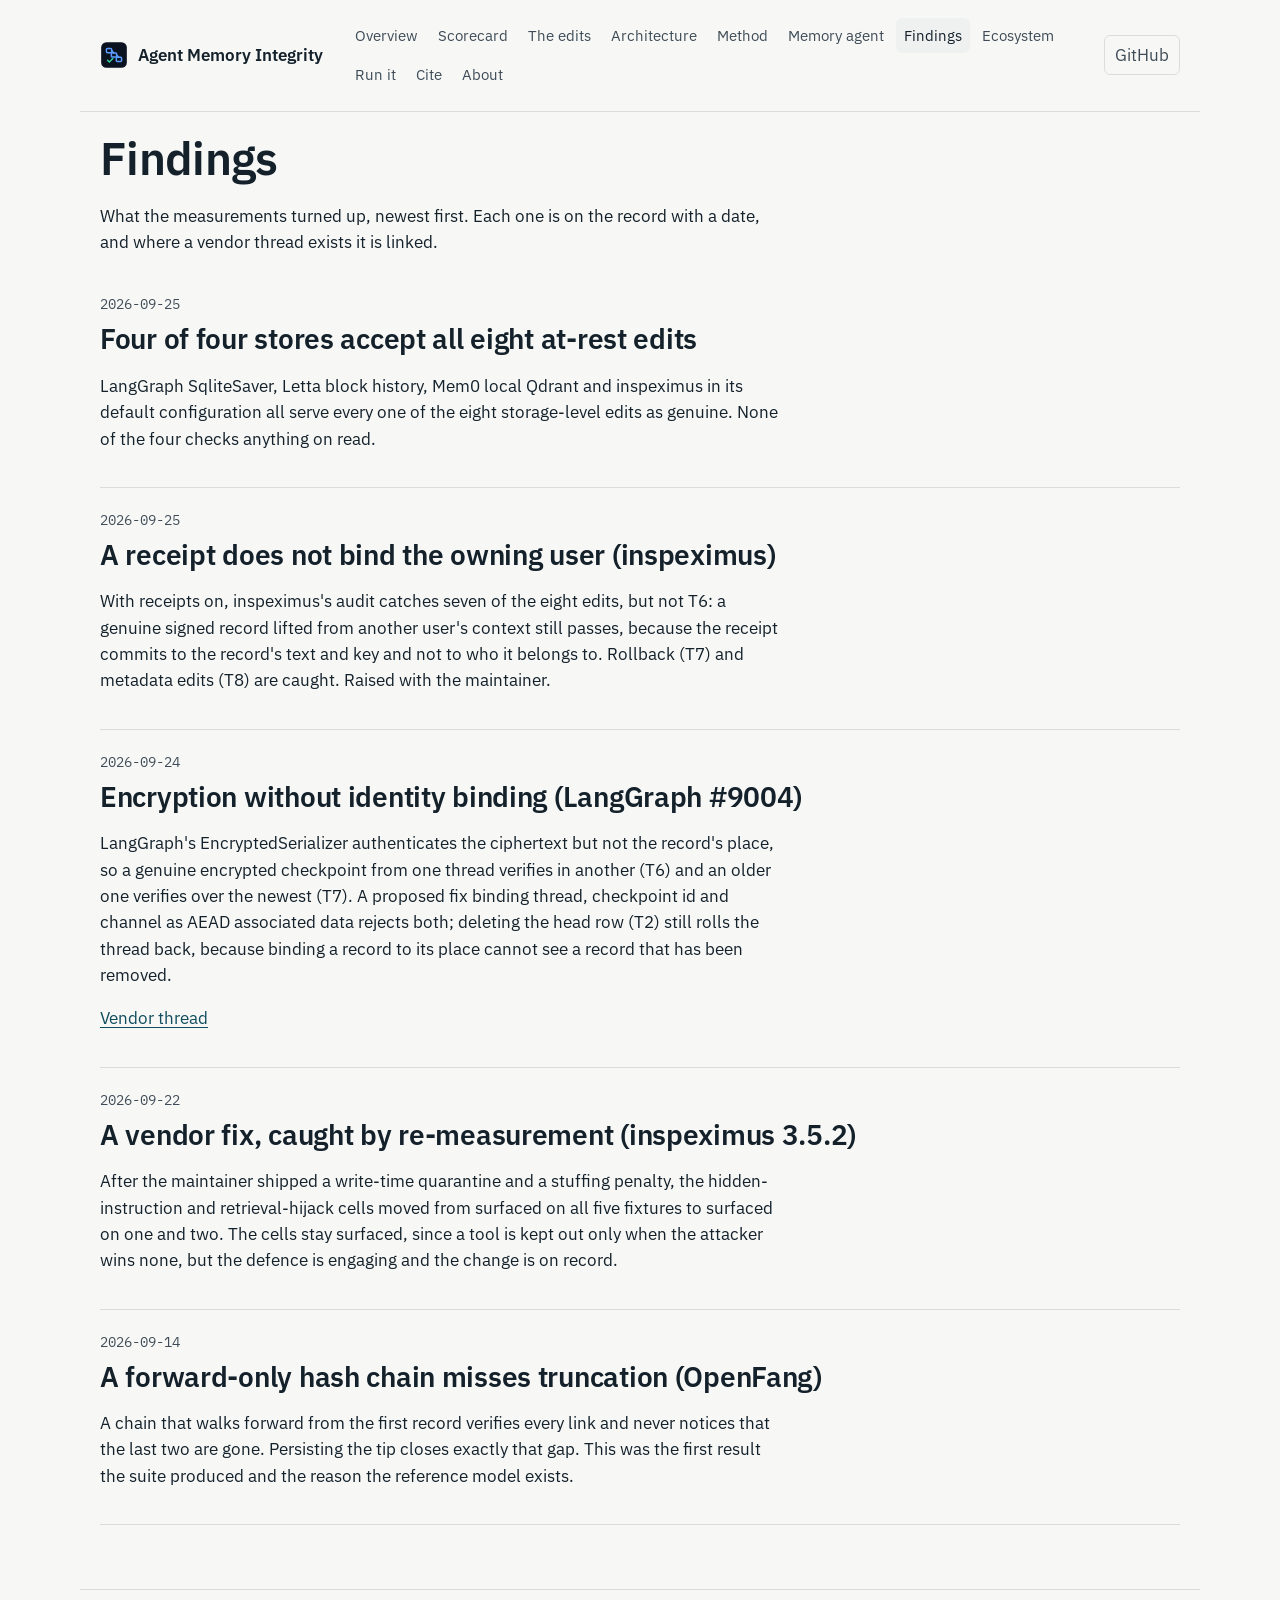
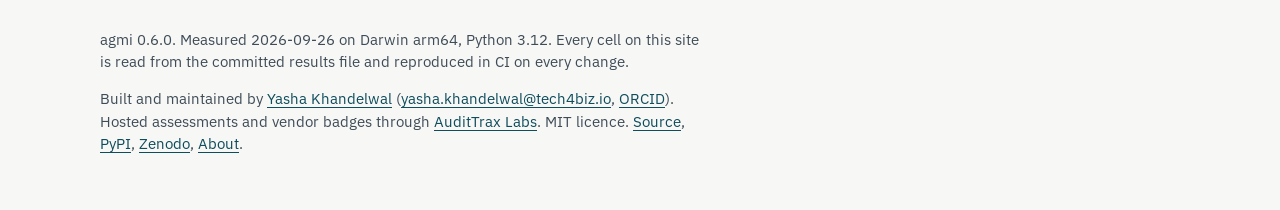
<file: docs/site/findings.html>
<!DOCTYPE html>
<html lang="en">
<head>
<meta charset="utf-8">
<meta name="viewport" content="width=device-width, initial-scale=1, viewport-fit=cover">
<title>Findings, Agent Memory Integrity</title>
<meta name="description" content="Dated findings from measuring agent memory stores: cross-context replay, rollback, receipts that do not bind the user, and a vendor fix caught by re-measurement.">
<meta name="author" content="Yasha Khandelwal">
<meta name="robots" content="index,follow,max-snippet:-1">
<link rel="canonical" href="https://agentmemoryintegrity.org/findings.html">
<meta property="og:title" content="Findings, Agent Memory Integrity">
<meta property="og:description" content="Dated findings from measuring agent memory stores: cross-context replay, rollback, receipts that do not bind the user, and a vendor fix caught by re-measurement.">
<meta property="og:url" content="https://agentmemoryintegrity.org/findings.html">
<meta property="og:type" content="website">
<link rel="icon" href="logo.svg" type="image/svg+xml">
<link rel="preconnect" href="https://fonts.googleapis.com">
<link rel="preconnect" href="https://fonts.gstatic.com" crossorigin>
<link href="https://fonts.googleapis.com/css2?family=IBM+Plex+Sans:wght@400;500;600&family=IBM+Plex+Mono:wght@400;500&display=swap" rel="stylesheet">
<link rel="stylesheet" href="site.css">
<script type="application/ld+json">{"@context":"https://schema.org","@graph":[{"@type":"SoftwareSourceCode","@id":"https://agentmemoryintegrity.org/#software","name":"agmi: Agent Memory Integrity","codeRepository":"https://github.com/tech4biz-yasha/agmi","programmingLanguage":"Python","license":"https://opensource.org/licenses/MIT","version":"0.6.0","identifier":"https://doi.org/10.5281/zenodo.22860886","author":{"@id":"https://yashakhandelwal.com/#person"},"url":"https://agentmemoryintegrity.org/"},{"@type":"Person","@id":"https://yashakhandelwal.com/#person","name":"Yasha Khandelwal","url":"https://yashakhandelwal.com/","email":"yasha.khandelwal@tech4biz.io","sameAs":["https://orcid.org/0009-0005-2166-4951","https://github.com/tech4biz-yasha"]},{"@type":"Dataset","@id":"https://agentmemoryintegrity.org/#scorecard","name":"Agent Memory Integrity scorecard","url":"https://agentmemoryintegrity.org/scorecard.html","license":"https://opensource.org/licenses/MIT","creator":{"@id":"https://yashakhandelwal.com/#person"},"isBasedOn":"https://github.com/tech4biz-yasha/agmi","measurementTechnique":"Seed through the tool's own API, apply one edit to the store, restart, read through the tool's own read path, record the tool's own verdict"}]}</script>
</head>
<body>
<a class="skip" href="#main">Skip to content</a>
<header class="top">
  <a class="brand" href="index.html"><img src="logo.svg" alt="" width="28" height="28"><span>Agent Memory Integrity</span></a>
  <nav class="nav" aria-label="Site"><a href="index.html">Overview</a><a href="scorecard.html">Scorecard</a><a href="edits.html">The edits</a><a href="architecture.html">Architecture</a><a href="method.html">Method</a><a href="agent.html">Memory agent</a><a href="findings.html" aria-current=page>Findings</a><a href="ecosystem.html">Ecosystem</a><a href="run.html">Run it</a><a href="cite.html">Cite</a><a href="about.html">About</a></nav>
  <a class="gh" href="https://github.com/tech4biz-yasha/agmi">GitHub</a>
</header>
<main id="main">
<section class="part"><h1>Findings</h1><p>What the measurements turned up, newest first. Each one is on the record with a date, and where a vendor thread exists it is linked.</p><article class="finding"><time>2026-09-25</time><h2>Four of four stores accept all eight at-rest edits</h2><p>LangGraph SqliteSaver, Letta block history, Mem0 local Qdrant and inspeximus in its default configuration all serve every one of the eight storage-level edits as genuine. None of the four checks anything on read.</p></article><article class="finding"><time>2026-09-25</time><h2>A receipt does not bind the owning user (inspeximus)</h2><p>With receipts on, inspeximus&#x27;s audit catches seven of the eight edits, but not T6: a genuine signed record lifted from another user&#x27;s context still passes, because the receipt commits to the record&#x27;s text and key and not to who it belongs to. Rollback (T7) and metadata edits (T8) are caught. Raised with the maintainer.</p></article><article class="finding"><time>2026-09-24</time><h2>Encryption without identity binding (LangGraph #9004)</h2><p>LangGraph&#x27;s EncryptedSerializer authenticates the ciphertext but not the record&#x27;s place, so a genuine encrypted checkpoint from one thread verifies in another (T6) and an older one verifies over the newest (T7). A proposed fix binding thread, checkpoint id and channel as AEAD associated data rejects both; deleting the head row (T2) still rolls the thread back, because binding a record to its place cannot see a record that has been removed.</p><p><a href="https://github.com/langchain-ai/langgraph/issues/9004">Vendor thread</a></p></article><article class="finding"><time>2026-09-22</time><h2>A vendor fix, caught by re-measurement (inspeximus 3.5.2)</h2><p>After the maintainer shipped a write-time quarantine and a stuffing penalty, the hidden-instruction and retrieval-hijack cells moved from surfaced on all five fixtures to surfaced on one and two. The cells stay surfaced, since a tool is kept out only when the attacker wins none, but the defence is engaging and the change is on record.</p></article><article class="finding"><time>2026-09-14</time><h2>A forward-only hash chain misses truncation (OpenFang)</h2><p>A chain that walks forward from the first record verifies every link and never notices that the last two are gone. Persisting the tip closes exactly that gap. This was the first result the suite produced and the reason the reference model exists.</p></article></section>
</main>
<footer class="foot">
  <p>agmi 0.6.0. Measured 2026-09-26 on Darwin arm64, Python 3.12. Every cell on this site is read from the committed results file and reproduced in CI on every change.</p>
  <p>Built and maintained by <a href="https://yashakhandelwal.com/">Yasha Khandelwal</a> (<a href="mailto:yasha.khandelwal@tech4biz.io">yasha.khandelwal@tech4biz.io</a>, <a href="https://orcid.org/0009-0005-2166-4951">ORCID</a>). Hosted assessments and vendor badges through <a href="https://audittraxlabs.com/">AuditTrax Labs</a>. MIT licence. <a href="https://github.com/tech4biz-yasha/agmi">Source</a>, <a href="https://pypi.org/project/agent-memory-integrity/">PyPI</a>, <a href="https://doi.org/10.5281/zenodo.22860886">Zenodo</a>, <a href="about.html">About</a>.</p>
</footer>
<div id="drawer" class="drawer" hidden role="dialog" aria-modal="true" aria-labelledby="dtitle">
  <div class="drawer-card">
    <button type="button" class="drawer-close" aria-label="Close">×</button>
    <p class="drawer-kicker" id="dkick"></p>
    <h2 id="dtitle"></h2>
    <p id="dverdict" class="drawer-verdict"></p>
    <dl>
      <dt>What the tool said</dt><dd id="ddetail"></dd>
      <dt>Detection point</dt><dd id="dpoint"></dd>
      <dt>Reproduce</dt><dd><code id="drepro"></code></dd>
    </dl>
  </div>
</div>
<script src="site.js" defer></script>
</body>
</html>
</file>
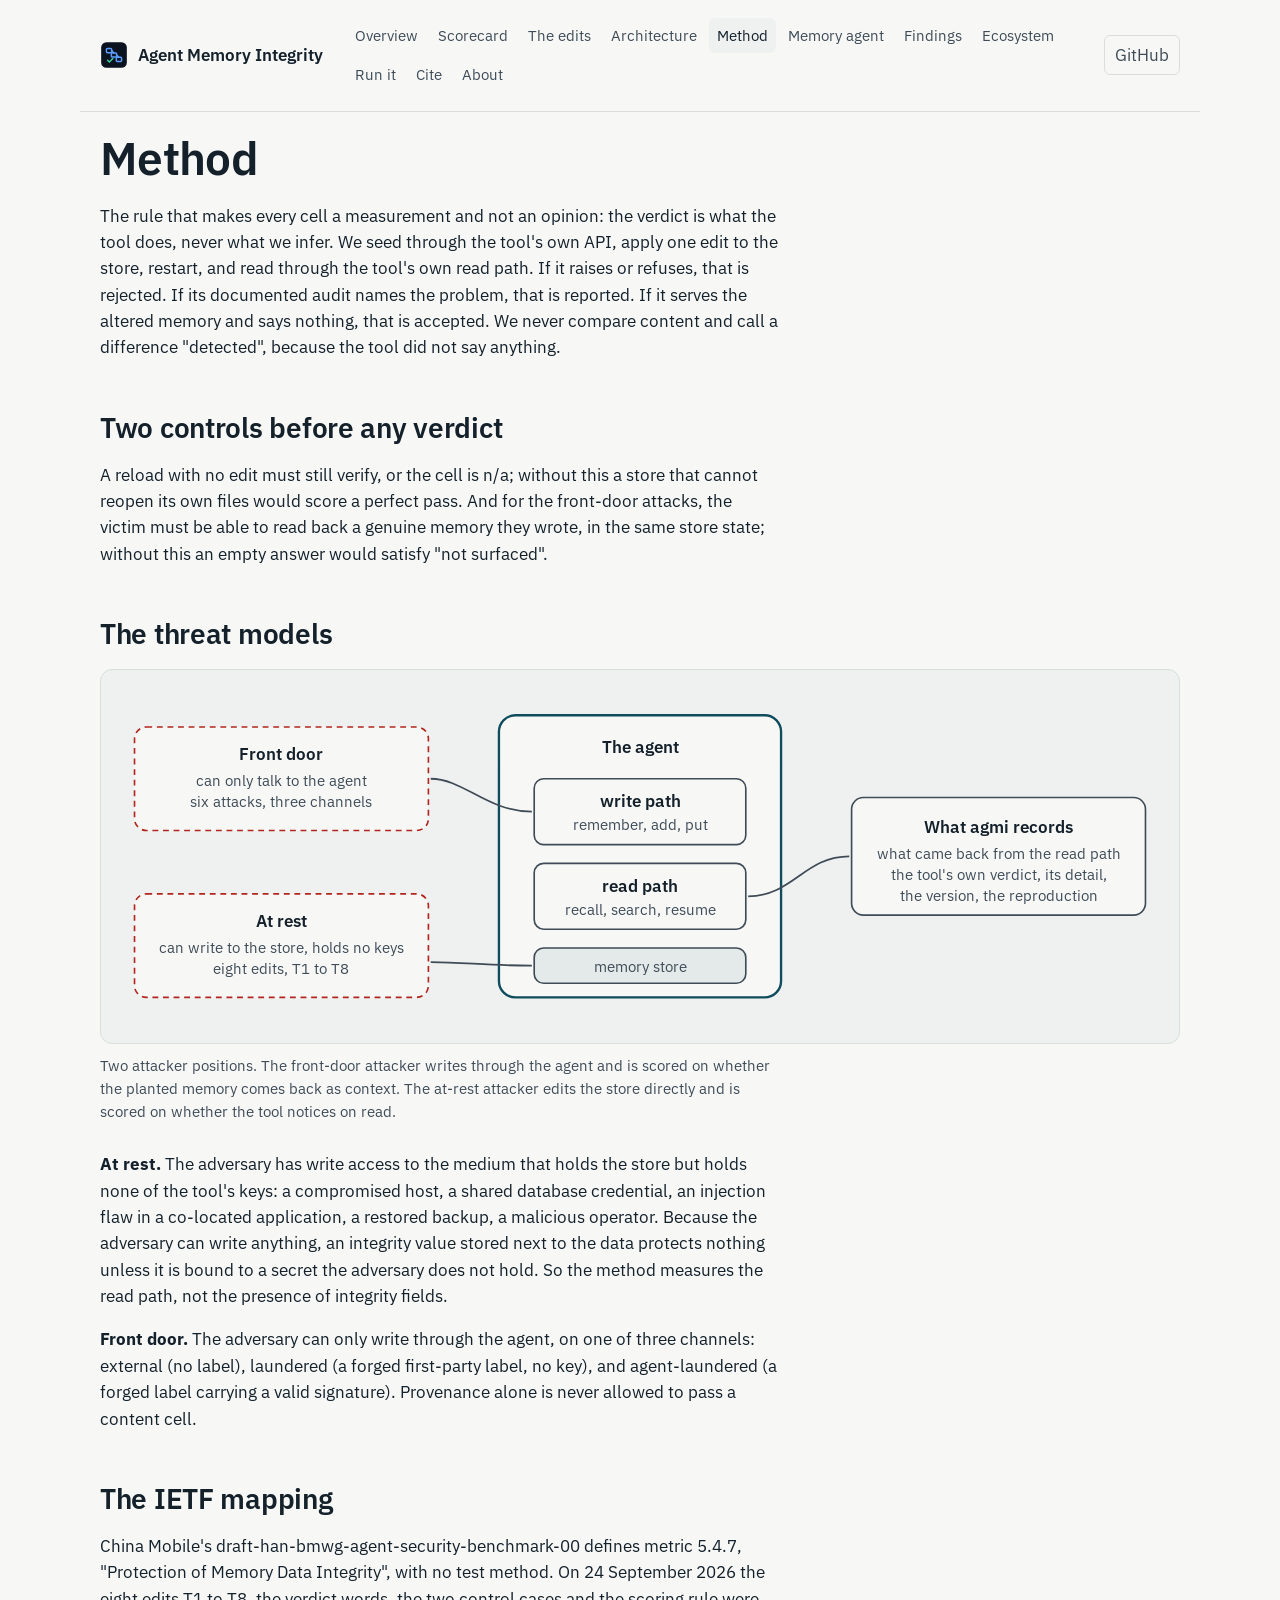
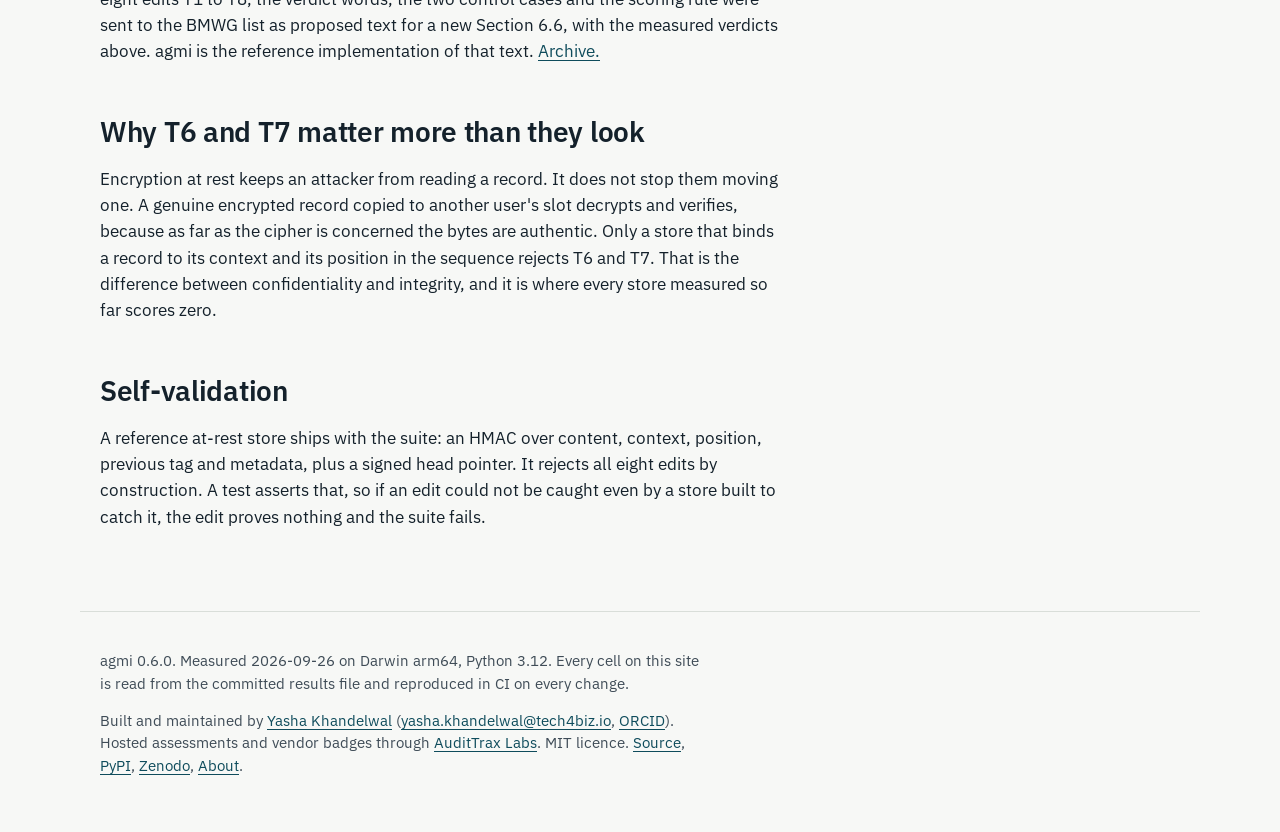
<file: docs/site/method.html>
<!DOCTYPE html>
<html lang="en">
<head>
<meta charset="utf-8">
<meta name="viewport" content="width=device-width, initial-scale=1, viewport-fit=cover">
<title>Method, Agent Memory Integrity</title>
<meta name="description" content="How each cell is measured: the tool&#x27;s own verdict, two control cases, the two threat models, and the IETF 5.4.7 mapping.">
<meta name="author" content="Yasha Khandelwal">
<meta name="robots" content="index,follow,max-snippet:-1">
<link rel="canonical" href="https://agentmemoryintegrity.org/method.html">
<meta property="og:title" content="Method, Agent Memory Integrity">
<meta property="og:description" content="How each cell is measured: the tool&#x27;s own verdict, two control cases, the two threat models, and the IETF 5.4.7 mapping.">
<meta property="og:url" content="https://agentmemoryintegrity.org/method.html">
<meta property="og:type" content="website">
<link rel="icon" href="logo.svg" type="image/svg+xml">
<link rel="preconnect" href="https://fonts.googleapis.com">
<link rel="preconnect" href="https://fonts.gstatic.com" crossorigin>
<link href="https://fonts.googleapis.com/css2?family=IBM+Plex+Sans:wght@400;500;600&family=IBM+Plex+Mono:wght@400;500&display=swap" rel="stylesheet">
<link rel="stylesheet" href="site.css">
<script type="application/ld+json">{"@context":"https://schema.org","@graph":[{"@type":"SoftwareSourceCode","@id":"https://agentmemoryintegrity.org/#software","name":"agmi: Agent Memory Integrity","codeRepository":"https://github.com/tech4biz-yasha/agmi","programmingLanguage":"Python","license":"https://opensource.org/licenses/MIT","version":"0.6.0","identifier":"https://doi.org/10.5281/zenodo.22860886","author":{"@id":"https://yashakhandelwal.com/#person"},"url":"https://agentmemoryintegrity.org/"},{"@type":"Person","@id":"https://yashakhandelwal.com/#person","name":"Yasha Khandelwal","url":"https://yashakhandelwal.com/","email":"yasha.khandelwal@tech4biz.io","sameAs":["https://orcid.org/0009-0005-2166-4951","https://github.com/tech4biz-yasha"]},{"@type":"Dataset","@id":"https://agentmemoryintegrity.org/#scorecard","name":"Agent Memory Integrity scorecard","url":"https://agentmemoryintegrity.org/scorecard.html","license":"https://opensource.org/licenses/MIT","creator":{"@id":"https://yashakhandelwal.com/#person"},"isBasedOn":"https://github.com/tech4biz-yasha/agmi","measurementTechnique":"Seed through the tool's own API, apply one edit to the store, restart, read through the tool's own read path, record the tool's own verdict"}]}</script>
</head>
<body>
<a class="skip" href="#main">Skip to content</a>
<header class="top">
  <a class="brand" href="index.html"><img src="logo.svg" alt="" width="28" height="28"><span>Agent Memory Integrity</span></a>
  <nav class="nav" aria-label="Site"><a href="index.html">Overview</a><a href="scorecard.html">Scorecard</a><a href="edits.html">The edits</a><a href="architecture.html">Architecture</a><a href="method.html" aria-current=page>Method</a><a href="agent.html">Memory agent</a><a href="findings.html">Findings</a><a href="ecosystem.html">Ecosystem</a><a href="run.html">Run it</a><a href="cite.html">Cite</a><a href="about.html">About</a></nav>
  <a class="gh" href="https://github.com/tech4biz-yasha/agmi">GitHub</a>
</header>
<main id="main">
<section class="part"><h1>Method</h1>
<p>The rule that makes every cell a measurement and not an opinion: the verdict is what the tool does, never what we infer. We seed through the tool's own API, apply one edit to the store, restart, and read through the tool's own read path. If it raises or refuses, that is rejected. If its documented audit names the problem, that is reported. If it serves the altered memory and says nothing, that is accepted. We never compare content and call a difference "detected", because the tool did not say anything.</p>
<h2>Two controls before any verdict</h2>
<p>A reload with no edit must still verify, or the cell is n/a; without this a store that cannot reopen its own files would score a perfect pass. And for the front-door attacks, the victim must be able to read back a genuine memory they wrote, in the same store state; without this an empty answer would satisfy "not surfaced".</p>
<h2>The threat models</h2>
<figure class="diag"><svg viewBox="0 0 900 300" role="img" aria-labelledby="dt-t"><title id="dt-t">Where the attacker stands</title>
<rect x="330" y="30" width="240" height="240" rx="14" class="box box-agent"/><text x="450" y="62" class="bt">The agent</text>
<rect x="360" y="84" width="180" height="56" rx="8" class="box"/><text x="450" y="108" class="bt">write path</text><text x="450" y="128" class="bs">remember, add, put</text>
<rect x="360" y="156" width="180" height="56" rx="8" class="box"/><text x="450" y="180" class="bt">read path</text><text x="450" y="200" class="bs">recall, search, resume</text>
<rect x="360" y="228" width="180" height="30" rx="8" class="box box-store"/><text x="450" y="248" class="bs">memory store</text>
<g><rect x="20" y="40" width="250" height="88" rx="10" class="box box-attack"/><text x="145" y="68" class="bt">Front door</text><text x="145" y="90" class="bs">can only talk to the agent</text><text x="145" y="108" class="bs">six attacks, three channels</text></g>
<path d="M272 84 C 300 84, 320 112, 358 112" class="flow" marker-end="url(#ah)"/>
<g><rect x="20" y="182" width="250" height="88" rx="10" class="box box-attack"/><text x="145" y="210" class="bt">At rest</text><text x="145" y="232" class="bs">can write to the store, holds no keys</text><text x="145" y="250" class="bs">eight edits, T1 to T8</text></g>
<path d="M272 240 C 300 240, 320 243, 358 243" class="flow" marker-end="url(#ah)"/>
<g><rect x="630" y="100" width="250" height="100" rx="10" class="box"/><text x="755" y="130" class="bt">What agmi records</text><text x="755" y="152" class="bs">what came back from the read path</text><text x="755" y="170" class="bs">the tool's own verdict, its detail,</text><text x="755" y="188" class="bs">the version, the reproduction</text></g>
<path d="M542 184 C 580 184, 590 150, 628 150" class="flow" marker-end="url(#ah)"/>
</svg><figcaption>Two attacker positions. The front-door attacker writes through the agent and is scored on whether the planted memory comes back as context. The at-rest attacker edits the store directly and is scored on whether the tool notices on read.</figcaption></figure>
<p><b>At rest.</b> The adversary has write access to the medium that holds the store but holds none of the tool's keys: a compromised host, a shared database credential, an injection flaw in a co-located application, a restored backup, a malicious operator. Because the adversary can write anything, an integrity value stored next to the data protects nothing unless it is bound to a secret the adversary does not hold. So the method measures the read path, not the presence of integrity fields.</p>
<p><b>Front door.</b> The adversary can only write through the agent, on one of three channels: external (no label), laundered (a forged first-party label, no key), and agent-laundered (a forged label carrying a valid signature). Provenance alone is never allowed to pass a content cell.</p>
<h2>The IETF mapping</h2>
<p>China Mobile's draft-han-bmwg-agent-security-benchmark-00 defines metric 5.4.7, "Protection of Memory Data Integrity", with no test method. On 24 September 2026 the eight edits T1 to T8, the verdict words, the two control cases and the scoring rule were sent to the BMWG list as proposed text for a new Section 6.6, with the measured verdicts above. agmi is the reference implementation of that text. <a href="https://mailarchive.ietf.org/arch/browse/bmwg/">Archive.</a></p>
<h2>Why T6 and T7 matter more than they look</h2>
<p>Encryption at rest keeps an attacker from reading a record. It does not stop them moving one. A genuine encrypted record copied to another user's slot decrypts and verifies, because as far as the cipher is concerned the bytes are authentic. Only a store that binds a record to its context and its position in the sequence rejects T6 and T7. That is the difference between confidentiality and integrity, and it is where every store measured so far scores zero.</p>
<h2>Self-validation</h2>
<p>A reference at-rest store ships with the suite: an HMAC over content, context, position, previous tag and metadata, plus a signed head pointer. It rejects all eight edits by construction. A test asserts that, so if an edit could not be caught even by a store built to catch it, the edit proves nothing and the suite fails.</p>
</section>
</main>
<footer class="foot">
  <p>agmi 0.6.0. Measured 2026-09-26 on Darwin arm64, Python 3.12. Every cell on this site is read from the committed results file and reproduced in CI on every change.</p>
  <p>Built and maintained by <a href="https://yashakhandelwal.com/">Yasha Khandelwal</a> (<a href="mailto:yasha.khandelwal@tech4biz.io">yasha.khandelwal@tech4biz.io</a>, <a href="https://orcid.org/0009-0005-2166-4951">ORCID</a>). Hosted assessments and vendor badges through <a href="https://audittraxlabs.com/">AuditTrax Labs</a>. MIT licence. <a href="https://github.com/tech4biz-yasha/agmi">Source</a>, <a href="https://pypi.org/project/agent-memory-integrity/">PyPI</a>, <a href="https://doi.org/10.5281/zenodo.22860886">Zenodo</a>, <a href="about.html">About</a>.</p>
</footer>
<div id="drawer" class="drawer" hidden role="dialog" aria-modal="true" aria-labelledby="dtitle">
  <div class="drawer-card">
    <button type="button" class="drawer-close" aria-label="Close">×</button>
    <p class="drawer-kicker" id="dkick"></p>
    <h2 id="dtitle"></h2>
    <p id="dverdict" class="drawer-verdict"></p>
    <dl>
      <dt>What the tool said</dt><dd id="ddetail"></dd>
      <dt>Detection point</dt><dd id="dpoint"></dd>
      <dt>Reproduce</dt><dd><code id="drepro"></code></dd>
    </dl>
  </div>
</div>
<script src="site.js" defer></script>
</body>
</html>
</file>
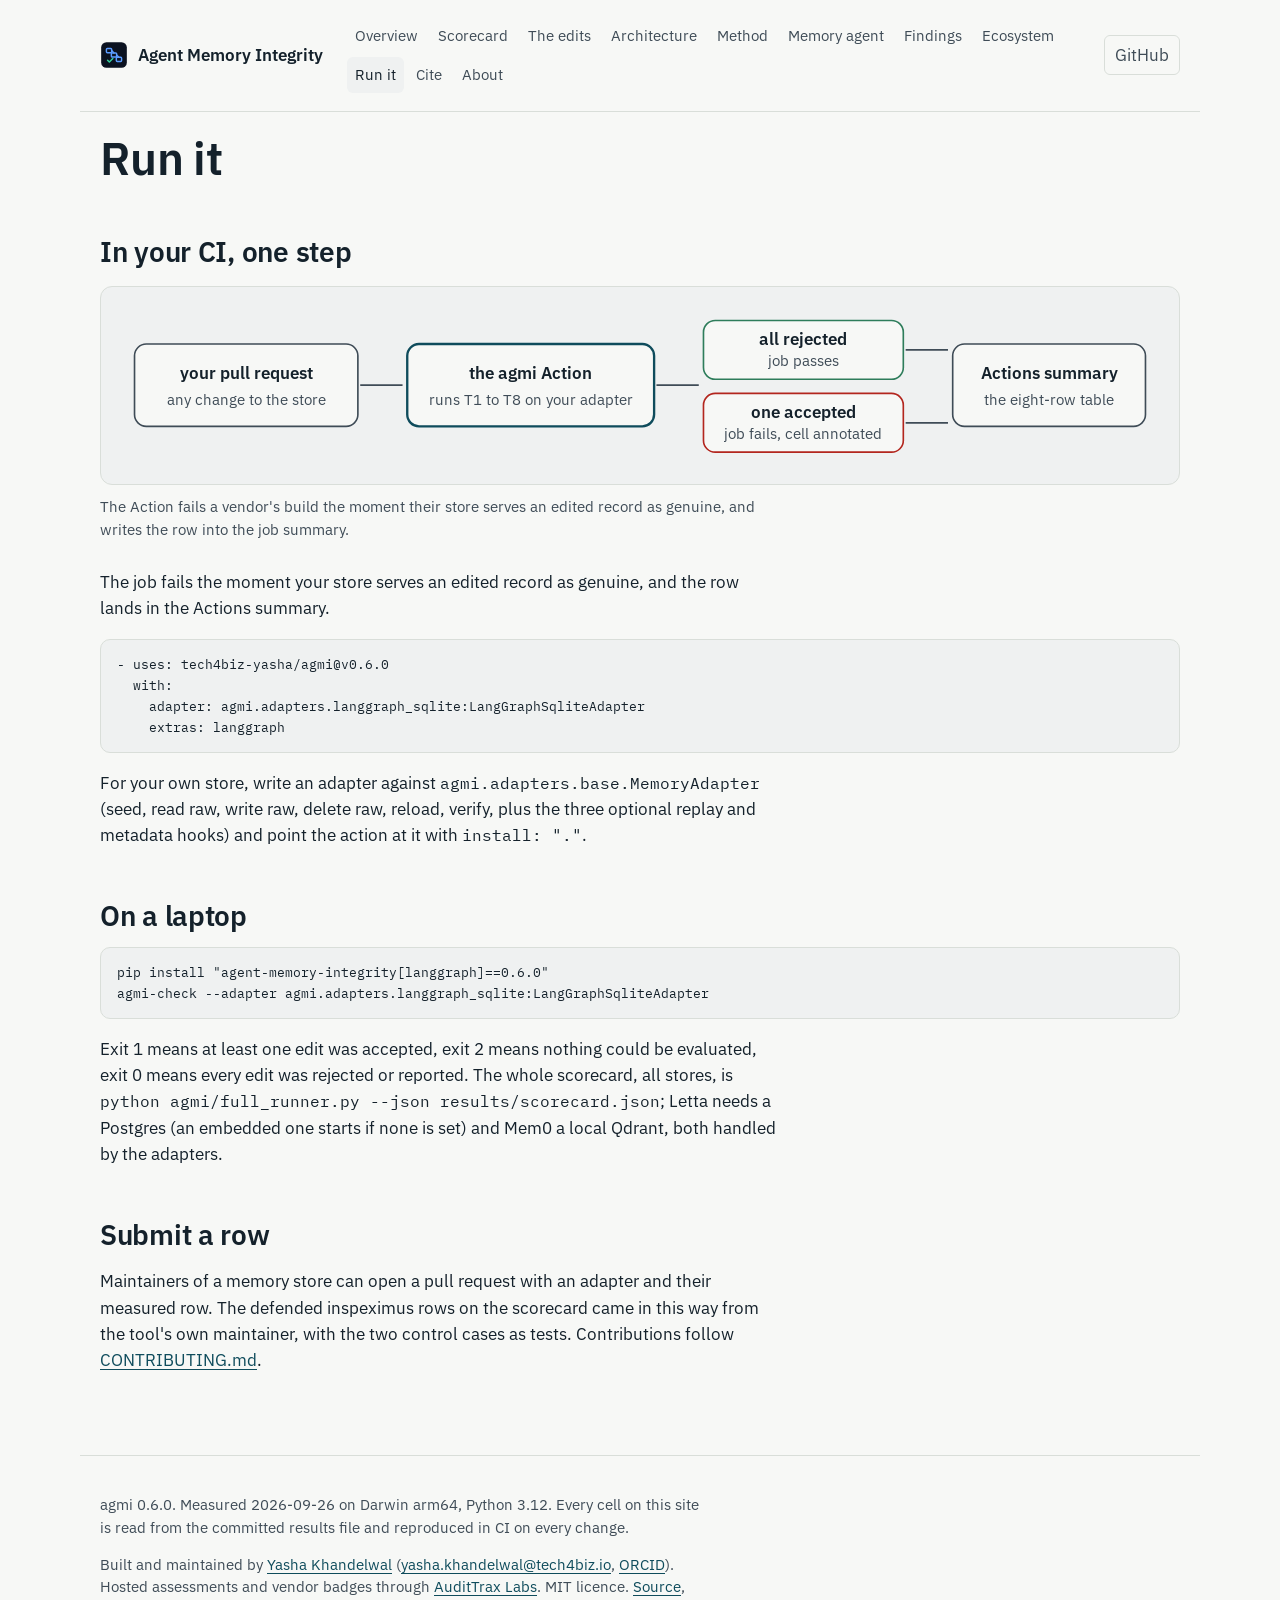
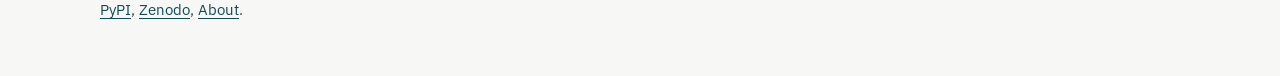
<file: docs/site/run.html>
<!DOCTYPE html>
<html lang="en">
<head>
<meta charset="utf-8">
<meta name="viewport" content="width=device-width, initial-scale=1, viewport-fit=cover">
<title>Run it, Agent Memory Integrity</title>
<meta name="description" content="Run the eight at-rest edits against your memory store in one CI step, or on a laptop in under a minute.">
<meta name="author" content="Yasha Khandelwal">
<meta name="robots" content="index,follow,max-snippet:-1">
<link rel="canonical" href="https://agentmemoryintegrity.org/run.html">
<meta property="og:title" content="Run it, Agent Memory Integrity">
<meta property="og:description" content="Run the eight at-rest edits against your memory store in one CI step, or on a laptop in under a minute.">
<meta property="og:url" content="https://agentmemoryintegrity.org/run.html">
<meta property="og:type" content="website">
<link rel="icon" href="logo.svg" type="image/svg+xml">
<link rel="preconnect" href="https://fonts.googleapis.com">
<link rel="preconnect" href="https://fonts.gstatic.com" crossorigin>
<link href="https://fonts.googleapis.com/css2?family=IBM+Plex+Sans:wght@400;500;600&family=IBM+Plex+Mono:wght@400;500&display=swap" rel="stylesheet">
<link rel="stylesheet" href="site.css">
<script type="application/ld+json">{"@context":"https://schema.org","@graph":[{"@type":"SoftwareSourceCode","@id":"https://agentmemoryintegrity.org/#software","name":"agmi: Agent Memory Integrity","codeRepository":"https://github.com/tech4biz-yasha/agmi","programmingLanguage":"Python","license":"https://opensource.org/licenses/MIT","version":"0.6.0","identifier":"https://doi.org/10.5281/zenodo.22860886","author":{"@id":"https://yashakhandelwal.com/#person"},"url":"https://agentmemoryintegrity.org/"},{"@type":"Person","@id":"https://yashakhandelwal.com/#person","name":"Yasha Khandelwal","url":"https://yashakhandelwal.com/","email":"yasha.khandelwal@tech4biz.io","sameAs":["https://orcid.org/0009-0005-2166-4951","https://github.com/tech4biz-yasha"]},{"@type":"Dataset","@id":"https://agentmemoryintegrity.org/#scorecard","name":"Agent Memory Integrity scorecard","url":"https://agentmemoryintegrity.org/scorecard.html","license":"https://opensource.org/licenses/MIT","creator":{"@id":"https://yashakhandelwal.com/#person"},"isBasedOn":"https://github.com/tech4biz-yasha/agmi","measurementTechnique":"Seed through the tool's own API, apply one edit to the store, restart, read through the tool's own read path, record the tool's own verdict"}]}</script>
</head>
<body>
<a class="skip" href="#main">Skip to content</a>
<header class="top">
  <a class="brand" href="index.html"><img src="logo.svg" alt="" width="28" height="28"><span>Agent Memory Integrity</span></a>
  <nav class="nav" aria-label="Site"><a href="index.html">Overview</a><a href="scorecard.html">Scorecard</a><a href="edits.html">The edits</a><a href="architecture.html">Architecture</a><a href="method.html">Method</a><a href="agent.html">Memory agent</a><a href="findings.html">Findings</a><a href="ecosystem.html">Ecosystem</a><a href="run.html" aria-current=page>Run it</a><a href="cite.html">Cite</a><a href="about.html">About</a></nav>
  <a class="gh" href="https://github.com/tech4biz-yasha/agmi">GitHub</a>
</header>
<main id="main">
<section class="part"><h1>Run it</h1>
<h2>In your CI, one step</h2>
<figure class="diag"><svg viewBox="0 0 900 150" role="img" aria-labelledby="dc-t"><title id="dc-t">One step in a vendor's CI</title>
<rect x="20" y="40" width="190" height="70" rx="10" class="box"/><text x="115" y="70" class="bt">your pull request</text><text x="115" y="92" class="bs">any change to the store</text>
<path d="M212 75 H248" class="flow" marker-end="url(#ah)"/>
<rect x="252" y="40" width="210" height="70" rx="10" class="box box-agent"/><text x="357" y="70" class="bt">the agmi Action</text><text x="357" y="92" class="bs">runs T1 to T8 on your adapter</text>
<path d="M464 75 H500" class="flow" marker-end="url(#ah)"/>
<rect x="504" y="20" width="170" height="50" rx="10" class="box box-rej"/><text x="589" y="41" class="bt">all rejected</text><text x="589" y="59" class="bs">job passes</text>
<rect x="504" y="82" width="170" height="50" rx="10" class="box box-acc"/><text x="589" y="103" class="bt">one accepted</text><text x="589" y="121" class="bs">job fails, cell annotated</text>
<path d="M676 45 H712" class="flow" marker-end="url(#ah)"/><path d="M676 107 H712" class="flow" marker-end="url(#ah)"/>
<rect x="716" y="40" width="164" height="70" rx="10" class="box"/><text x="798" y="70" class="bt">Actions summary</text><text x="798" y="92" class="bs">the eight-row table</text>
</svg><figcaption>The Action fails a vendor's build the moment their store serves an edited record as genuine, and writes the row into the job summary.</figcaption></figure>
<p>The job fails the moment your store serves an edited record as genuine, and the row lands in the Actions summary.</p>
<pre><code>- uses: tech4biz-yasha/agmi@v0.6.0
  with:
    adapter: agmi.adapters.langgraph_sqlite:LangGraphSqliteAdapter
    extras: langgraph</code></pre>
<p>For your own store, write an adapter against <code>agmi.adapters.base.MemoryAdapter</code> (seed, read raw, write raw, delete raw, reload, verify, plus the three optional replay and metadata hooks) and point the action at it with <code>install: "."</code>.</p>
<h2>On a laptop</h2>
<pre><code>pip install "agent-memory-integrity[langgraph]==0.6.0"
agmi-check --adapter agmi.adapters.langgraph_sqlite:LangGraphSqliteAdapter</code></pre>
<p>Exit 1 means at least one edit was accepted, exit 2 means nothing could be evaluated, exit 0 means every edit was rejected or reported. The whole scorecard, all stores, is <code>python agmi/full_runner.py --json results/scorecard.json</code>; Letta needs a Postgres (an embedded one starts if none is set) and Mem0 a local Qdrant, both handled by the adapters.</p>
<h2>Submit a row</h2>
<p>Maintainers of a memory store can open a pull request with an adapter and their measured row. The defended inspeximus rows on the scorecard came in this way from the tool's own maintainer, with the two control cases as tests. Contributions follow <a href="https://github.com/tech4biz-yasha/agmi/blob/main/CONTRIBUTING.md">CONTRIBUTING.md</a>.</p>
</section>
</main>
<footer class="foot">
  <p>agmi 0.6.0. Measured 2026-09-26 on Darwin arm64, Python 3.12. Every cell on this site is read from the committed results file and reproduced in CI on every change.</p>
  <p>Built and maintained by <a href="https://yashakhandelwal.com/">Yasha Khandelwal</a> (<a href="mailto:yasha.khandelwal@tech4biz.io">yasha.khandelwal@tech4biz.io</a>, <a href="https://orcid.org/0009-0005-2166-4951">ORCID</a>). Hosted assessments and vendor badges through <a href="https://audittraxlabs.com/">AuditTrax Labs</a>. MIT licence. <a href="https://github.com/tech4biz-yasha/agmi">Source</a>, <a href="https://pypi.org/project/agent-memory-integrity/">PyPI</a>, <a href="https://doi.org/10.5281/zenodo.22860886">Zenodo</a>, <a href="about.html">About</a>.</p>
</footer>
<div id="drawer" class="drawer" hidden role="dialog" aria-modal="true" aria-labelledby="dtitle">
  <div class="drawer-card">
    <button type="button" class="drawer-close" aria-label="Close">×</button>
    <p class="drawer-kicker" id="dkick"></p>
    <h2 id="dtitle"></h2>
    <p id="dverdict" class="drawer-verdict"></p>
    <dl>
      <dt>What the tool said</dt><dd id="ddetail"></dd>
      <dt>Detection point</dt><dd id="dpoint"></dd>
      <dt>Reproduce</dt><dd><code id="drepro"></code></dd>
    </dl>
  </div>
</div>
<script src="site.js" defer></script>
</body>
</html>
</file>
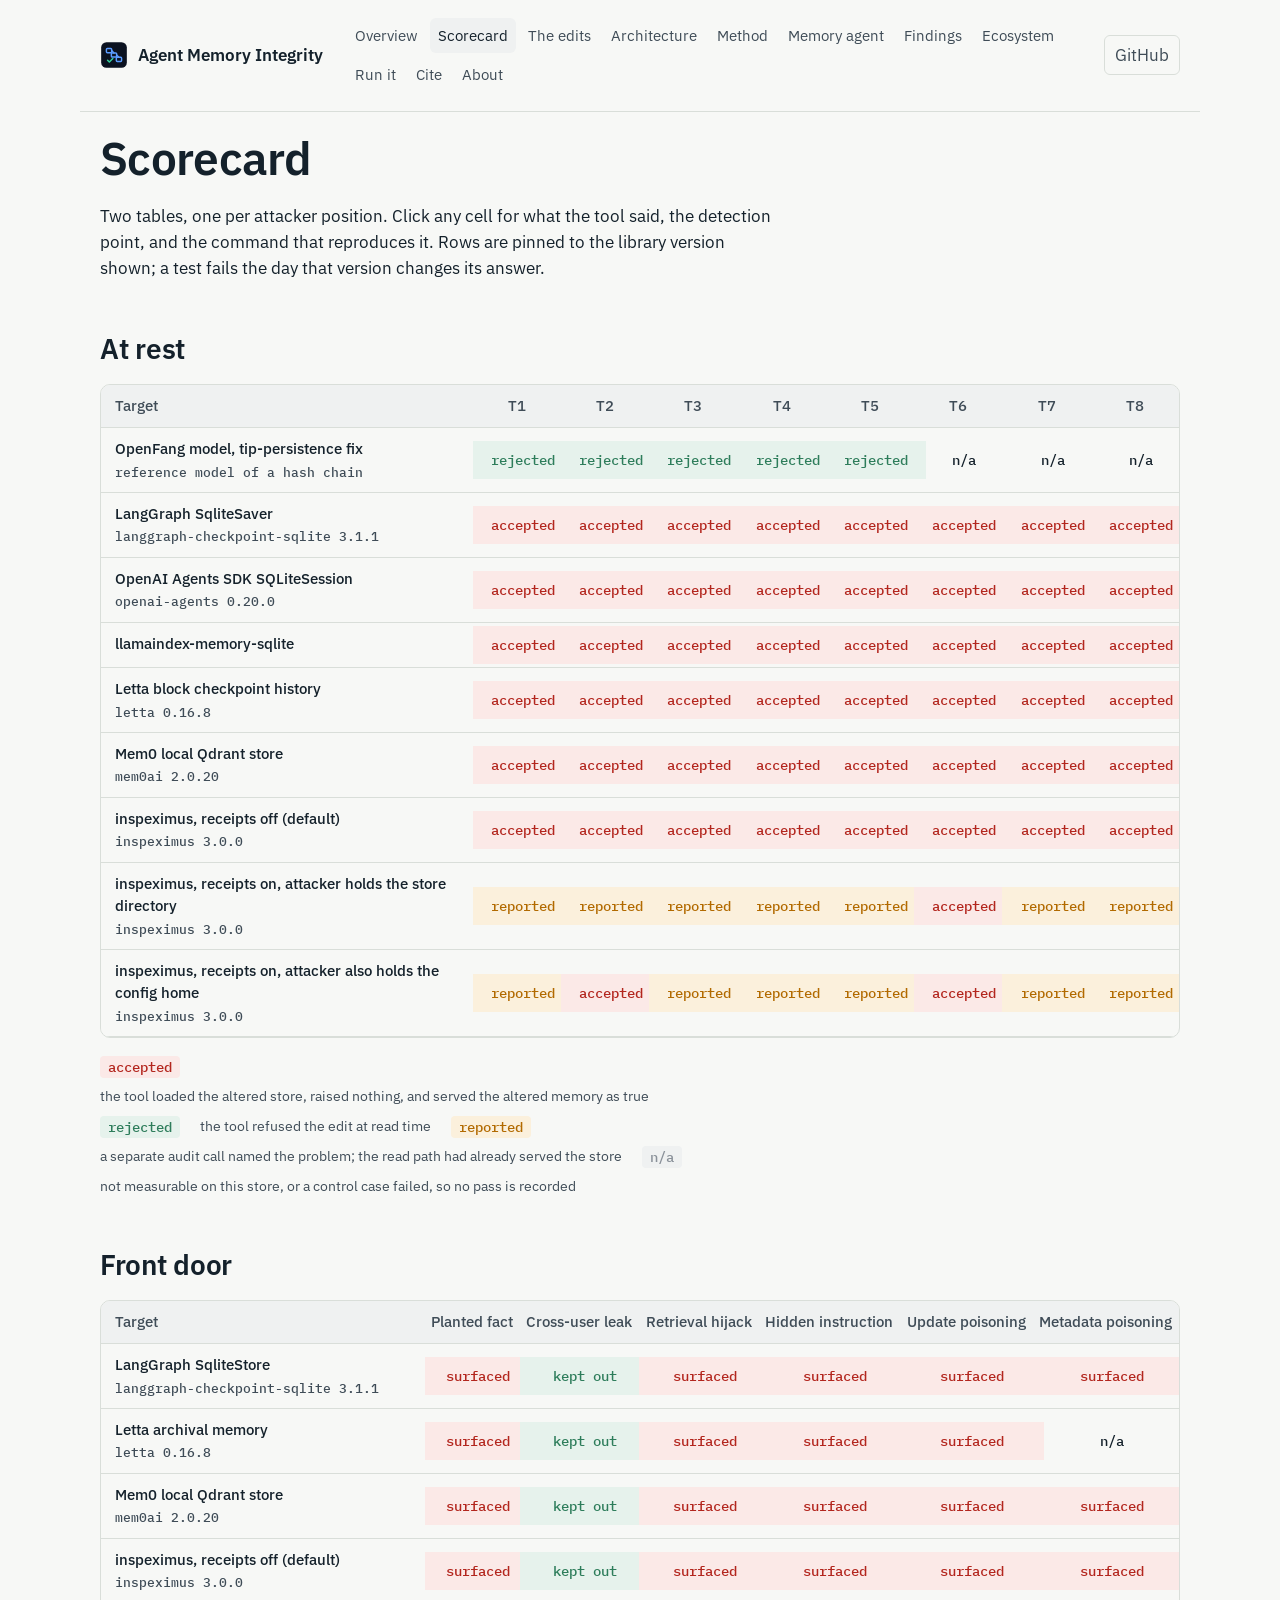
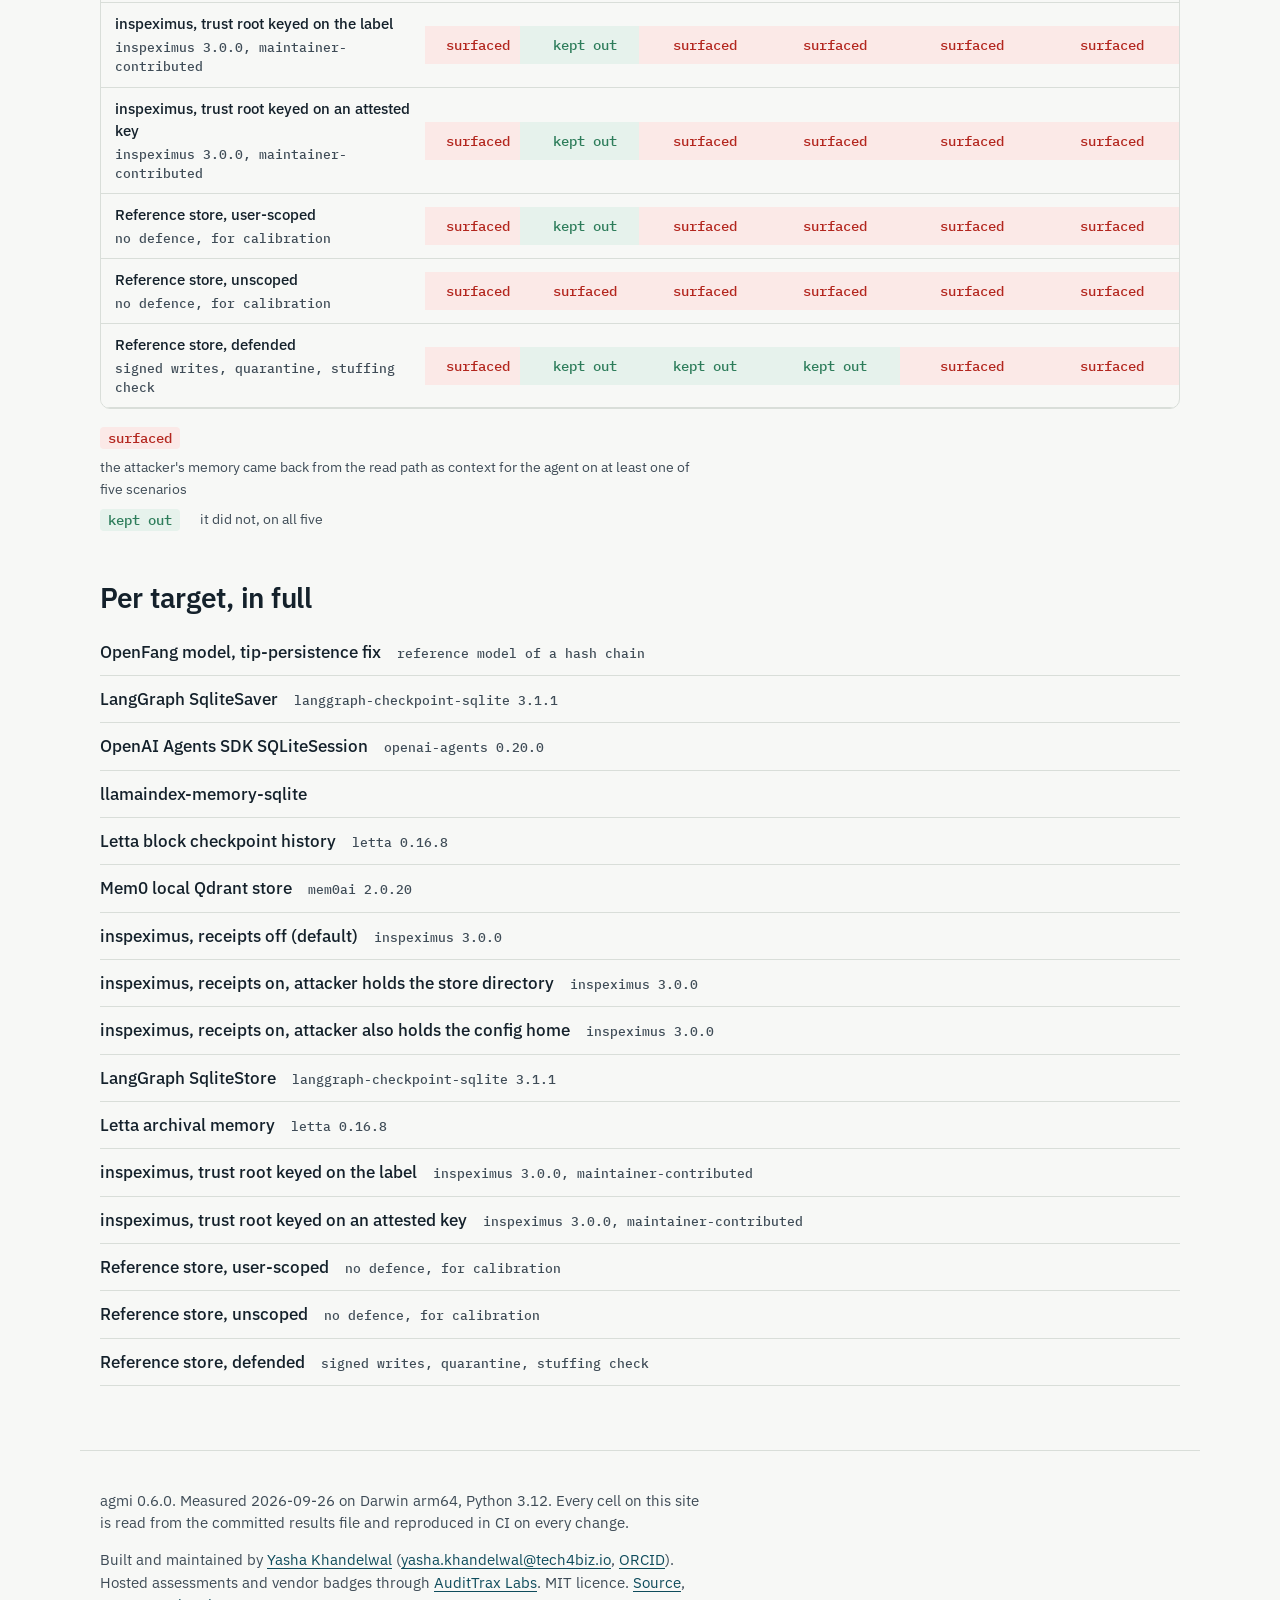
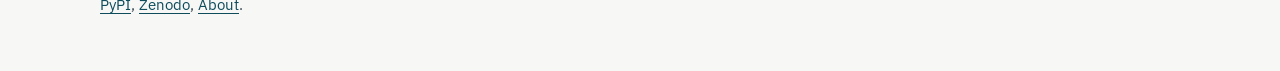
<file: docs/site/scorecard.html>
<!DOCTYPE html>
<html lang="en">
<head>
<meta charset="utf-8">
<meta name="viewport" content="width=device-width, initial-scale=1, viewport-fit=cover">
<title>Scorecard, Agent Memory Integrity</title>
<meta name="description" content="Measured verdicts for LangGraph, Letta, Mem0 and inspeximus on eight at-rest edits and six front-door attacks.">
<meta name="author" content="Yasha Khandelwal">
<meta name="robots" content="index,follow,max-snippet:-1">
<link rel="canonical" href="https://agentmemoryintegrity.org/scorecard.html">
<meta property="og:title" content="Scorecard, Agent Memory Integrity">
<meta property="og:description" content="Measured verdicts for LangGraph, Letta, Mem0 and inspeximus on eight at-rest edits and six front-door attacks.">
<meta property="og:url" content="https://agentmemoryintegrity.org/scorecard.html">
<meta property="og:type" content="website">
<link rel="icon" href="logo.svg" type="image/svg+xml">
<link rel="preconnect" href="https://fonts.googleapis.com">
<link rel="preconnect" href="https://fonts.gstatic.com" crossorigin>
<link href="https://fonts.googleapis.com/css2?family=IBM+Plex+Sans:wght@400;500;600&family=IBM+Plex+Mono:wght@400;500&display=swap" rel="stylesheet">
<link rel="stylesheet" href="site.css">
<script type="application/ld+json">{"@context":"https://schema.org","@graph":[{"@type":"SoftwareSourceCode","@id":"https://agentmemoryintegrity.org/#software","name":"agmi: Agent Memory Integrity","codeRepository":"https://github.com/tech4biz-yasha/agmi","programmingLanguage":"Python","license":"https://opensource.org/licenses/MIT","version":"0.6.0","identifier":"https://doi.org/10.5281/zenodo.22860886","author":{"@id":"https://yashakhandelwal.com/#person"},"url":"https://agentmemoryintegrity.org/"},{"@type":"Person","@id":"https://yashakhandelwal.com/#person","name":"Yasha Khandelwal","url":"https://yashakhandelwal.com/","email":"yasha.khandelwal@tech4biz.io","sameAs":["https://orcid.org/0009-0005-2166-4951","https://github.com/tech4biz-yasha"]},{"@type":"Dataset","@id":"https://agentmemoryintegrity.org/#scorecard","name":"Agent Memory Integrity scorecard","url":"https://agentmemoryintegrity.org/scorecard.html","license":"https://opensource.org/licenses/MIT","creator":{"@id":"https://yashakhandelwal.com/#person"},"isBasedOn":"https://github.com/tech4biz-yasha/agmi","measurementTechnique":"Seed through the tool's own API, apply one edit to the store, restart, read through the tool's own read path, record the tool's own verdict"}]}</script>
</head>
<body>
<a class="skip" href="#main">Skip to content</a>
<header class="top">
  <a class="brand" href="index.html"><img src="logo.svg" alt="" width="28" height="28"><span>Agent Memory Integrity</span></a>
  <nav class="nav" aria-label="Site"><a href="index.html">Overview</a><a href="scorecard.html" aria-current=page>Scorecard</a><a href="edits.html">The edits</a><a href="architecture.html">Architecture</a><a href="method.html">Method</a><a href="agent.html">Memory agent</a><a href="findings.html">Findings</a><a href="ecosystem.html">Ecosystem</a><a href="run.html">Run it</a><a href="cite.html">Cite</a><a href="about.html">About</a></nav>
  <a class="gh" href="https://github.com/tech4biz-yasha/agmi">GitHub</a>
</header>
<main id="main">

<section class="part">
  <h1>Scorecard</h1>
  <p>Two tables, one per attacker position. Click any cell for what the tool said, the detection point, and the command that reproduces it. Rows are pinned to the library version shown; a test fails the day that version changes its answer.</p>
  <h2>At rest</h2>
  <div class="matrixwrap"><table class="matrix atrest"><thead><tr><th scope="col" class="corner">Target</th><th scope="col"><abbr title="T1 Content tamper">T1</abbr></th><th scope="col"><abbr title="T2 Tail truncation">T2</abbr></th><th scope="col"><abbr title="T3 Middle deletion">T3</abbr></th><th scope="col"><abbr title="T4 Reordering">T4</abbr></th><th scope="col"><abbr title="T5 Forged insertion">T5</abbr></th><th scope="col"><abbr title="T6 Cross-context replay">T6</abbr></th><th scope="col"><abbr title="T7 Rollback replay">T7</abbr></th><th scope="col"><abbr title="T8 Metadata tamper">T8</abbr></th></tr></thead><tbody><tr><th scope="row"><span class="rowname">OpenFang model, tip-persistence fix</span><span class="rowver">reference model of a hash chain</span></th><td class="v-rej"><button type="button" class="cellbtn" data-row="openfang(model,fixed)" data-attack="tamper" data-name="T1, Content tamper" data-verdict="rejected" data-detail="detected on reload (hash mismatch at seq 2)" data-point="read" aria-label="OpenFang model, tip-persistence fix, tamper: rejected">rejected</button></td><td class="v-rej"><button type="button" class="cellbtn" data-row="openfang(model,fixed)" data-attack="truncate" data-name="T2, Tail truncation" data-verdict="rejected" data-detail="detected on reload (walked tip differs from persisted tip)" data-point="read" aria-label="OpenFang model, tip-persistence fix, truncate: rejected">rejected</button></td><td class="v-rej"><button type="button" class="cellbtn" data-row="openfang(model,fixed)" data-attack="delete_middle" data-name="T3, Middle deletion" data-verdict="rejected" data-detail="detected on reload (chain break at seq 3)" data-point="read" aria-label="OpenFang model, tip-persistence fix, delete_middle: rejected">rejected</button></td><td class="v-rej"><button type="button" class="cellbtn" data-row="openfang(model,fixed)" data-attack="reorder" data-name="T4, Reordering" data-verdict="rejected" data-detail="detected on reload (chain break at seq 1)" data-point="read" aria-label="OpenFang model, tip-persistence fix, reorder: rejected">rejected</button></td><td class="v-rej"><button type="button" class="cellbtn" data-row="openfang(model,fixed)" data-attack="forge" data-name="T5, Forged insertion" data-verdict="rejected" data-detail="detected on reload (chain break at seq 5)" data-point="read" aria-label="OpenFang model, tip-persistence fix, forge: rejected">rejected</button></td><td class="v-na"><button type="button" class="cellbtn" data-row="openfang(model,fixed)" data-attack="cross_replay" data-name="T6, Cross-context replay" data-verdict="n/a" data-detail="adapter does not model a second context" data-point="read" aria-label="OpenFang model, tip-persistence fix, cross_replay: n/a">n/a</button></td><td class="v-na"><button type="button" class="cellbtn" data-row="openfang(model,fixed)" data-attack="rollback_replay" data-name="T7, Rollback replay" data-verdict="n/a" data-detail="adapter does not support replay" data-point="read" aria-label="OpenFang model, tip-persistence fix, rollback_replay: n/a">n/a</button></td><td class="v-na"><button type="button" class="cellbtn" data-row="openfang(model,fixed)" data-attack="metadata_tamper" data-name="T8, Metadata tamper" data-verdict="n/a" data-detail="adapter does not expose record metadata" data-point="read" aria-label="OpenFang model, tip-persistence fix, metadata_tamper: n/a">n/a</button></td></tr><tr><th scope="row"><span class="rowname">LangGraph SqliteSaver</span><span class="rowver">langgraph-checkpoint-sqlite 3.1.1</span></th><td class="v-acc"><button type="button" class="cellbtn" data-row="langgraph-sqlite" data-attack="tamper" data-name="T1, Content tamper" data-verdict="accepted" data-detail="accepted silently" data-point="read" aria-label="LangGraph SqliteSaver, tamper: accepted">accepted</button></td><td class="v-acc"><button type="button" class="cellbtn" data-row="langgraph-sqlite" data-attack="truncate" data-name="T2, Tail truncation" data-verdict="accepted" data-detail="accepted silently" data-point="read" aria-label="LangGraph SqliteSaver, truncate: accepted">accepted</button></td><td class="v-acc"><button type="button" class="cellbtn" data-row="langgraph-sqlite" data-attack="delete_middle" data-name="T3, Middle deletion" data-verdict="accepted" data-detail="accepted silently" data-point="read" aria-label="LangGraph SqliteSaver, delete_middle: accepted">accepted</button></td><td class="v-acc"><button type="button" class="cellbtn" data-row="langgraph-sqlite" data-attack="reorder" data-name="T4, Reordering" data-verdict="accepted" data-detail="accepted silently" data-point="read" aria-label="LangGraph SqliteSaver, reorder: accepted">accepted</button></td><td class="v-acc"><button type="button" class="cellbtn" data-row="langgraph-sqlite" data-attack="forge" data-name="T5, Forged insertion" data-verdict="accepted" data-detail="accepted silently" data-point="read" aria-label="LangGraph SqliteSaver, forge: accepted">accepted</button></td><td class="v-acc"><button type="button" class="cellbtn" data-row="langgraph-sqlite" data-attack="cross_replay" data-name="T6, Cross-context replay" data-verdict="accepted" data-detail="accepted silently" data-point="read" aria-label="LangGraph SqliteSaver, cross_replay: accepted">accepted</button></td><td class="v-acc"><button type="button" class="cellbtn" data-row="langgraph-sqlite" data-attack="rollback_replay" data-name="T7, Rollback replay" data-verdict="accepted" data-detail="accepted silently" data-point="read" aria-label="LangGraph SqliteSaver, rollback_replay: accepted">accepted</button></td><td class="v-acc"><button type="button" class="cellbtn" data-row="langgraph-sqlite" data-attack="metadata_tamper" data-name="T8, Metadata tamper" data-verdict="accepted" data-detail="accepted silently" data-point="read" aria-label="LangGraph SqliteSaver, metadata_tamper: accepted">accepted</button></td></tr><tr><th scope="row"><span class="rowname">OpenAI Agents SDK SQLiteSession</span><span class="rowver">openai-agents 0.20.0</span></th><td class="v-acc"><button type="button" class="cellbtn" data-row="openai-agents-sqlite-session" data-attack="tamper" data-name="T1, Content tamper" data-verdict="accepted" data-detail="accepted silently" data-point="read" aria-label="OpenAI Agents SDK SQLiteSession, tamper: accepted">accepted</button></td><td class="v-acc"><button type="button" class="cellbtn" data-row="openai-agents-sqlite-session" data-attack="truncate" data-name="T2, Tail truncation" data-verdict="accepted" data-detail="accepted silently" data-point="read" aria-label="OpenAI Agents SDK SQLiteSession, truncate: accepted">accepted</button></td><td class="v-acc"><button type="button" class="cellbtn" data-row="openai-agents-sqlite-session" data-attack="delete_middle" data-name="T3, Middle deletion" data-verdict="accepted" data-detail="accepted silently" data-point="read" aria-label="OpenAI Agents SDK SQLiteSession, delete_middle: accepted">accepted</button></td><td class="v-acc"><button type="button" class="cellbtn" data-row="openai-agents-sqlite-session" data-attack="reorder" data-name="T4, Reordering" data-verdict="accepted" data-detail="accepted silently" data-point="read" aria-label="OpenAI Agents SDK SQLiteSession, reorder: accepted">accepted</button></td><td class="v-acc"><button type="button" class="cellbtn" data-row="openai-agents-sqlite-session" data-attack="forge" data-name="T5, Forged insertion" data-verdict="accepted" data-detail="accepted silently" data-point="read" aria-label="OpenAI Agents SDK SQLiteSession, forge: accepted">accepted</button></td><td class="v-acc"><button type="button" class="cellbtn" data-row="openai-agents-sqlite-session" data-attack="cross_replay" data-name="T6, Cross-context replay" data-verdict="accepted" data-detail="accepted silently" data-point="read" aria-label="OpenAI Agents SDK SQLiteSession, cross_replay: accepted">accepted</button></td><td class="v-acc"><button type="button" class="cellbtn" data-row="openai-agents-sqlite-session" data-attack="rollback_replay" data-name="T7, Rollback replay" data-verdict="accepted" data-detail="accepted silently" data-point="read" aria-label="OpenAI Agents SDK SQLiteSession, rollback_replay: accepted">accepted</button></td><td class="v-acc"><button type="button" class="cellbtn" data-row="openai-agents-sqlite-session" data-attack="metadata_tamper" data-name="T8, Metadata tamper" data-verdict="accepted" data-detail="accepted silently" data-point="read" aria-label="OpenAI Agents SDK SQLiteSession, metadata_tamper: accepted">accepted</button></td></tr><tr><th scope="row"><span class="rowname">llamaindex-memory-sqlite</span><span class="rowver"></span></th><td class="v-acc"><button type="button" class="cellbtn" data-row="llamaindex-memory-sqlite" data-attack="tamper" data-name="T1, Content tamper" data-verdict="accepted" data-detail="accepted silently" data-point="read" aria-label="llamaindex-memory-sqlite, tamper: accepted">accepted</button></td><td class="v-acc"><button type="button" class="cellbtn" data-row="llamaindex-memory-sqlite" data-attack="truncate" data-name="T2, Tail truncation" data-verdict="accepted" data-detail="accepted silently" data-point="read" aria-label="llamaindex-memory-sqlite, truncate: accepted">accepted</button></td><td class="v-acc"><button type="button" class="cellbtn" data-row="llamaindex-memory-sqlite" data-attack="delete_middle" data-name="T3, Middle deletion" data-verdict="accepted" data-detail="accepted silently" data-point="read" aria-label="llamaindex-memory-sqlite, delete_middle: accepted">accepted</button></td><td class="v-acc"><button type="button" class="cellbtn" data-row="llamaindex-memory-sqlite" data-attack="reorder" data-name="T4, Reordering" data-verdict="accepted" data-detail="accepted silently" data-point="read" aria-label="llamaindex-memory-sqlite, reorder: accepted">accepted</button></td><td class="v-acc"><button type="button" class="cellbtn" data-row="llamaindex-memory-sqlite" data-attack="forge" data-name="T5, Forged insertion" data-verdict="accepted" data-detail="accepted silently" data-point="read" aria-label="llamaindex-memory-sqlite, forge: accepted">accepted</button></td><td class="v-acc"><button type="button" class="cellbtn" data-row="llamaindex-memory-sqlite" data-attack="cross_replay" data-name="T6, Cross-context replay" data-verdict="accepted" data-detail="accepted silently" data-point="read" aria-label="llamaindex-memory-sqlite, cross_replay: accepted">accepted</button></td><td class="v-acc"><button type="button" class="cellbtn" data-row="llamaindex-memory-sqlite" data-attack="rollback_replay" data-name="T7, Rollback replay" data-verdict="accepted" data-detail="accepted silently" data-point="read" aria-label="llamaindex-memory-sqlite, rollback_replay: accepted">accepted</button></td><td class="v-acc"><button type="button" class="cellbtn" data-row="llamaindex-memory-sqlite" data-attack="metadata_tamper" data-name="T8, Metadata tamper" data-verdict="accepted" data-detail="accepted silently" data-point="read" aria-label="llamaindex-memory-sqlite, metadata_tamper: accepted">accepted</button></td></tr><tr><th scope="row"><span class="rowname">Letta block checkpoint history</span><span class="rowver">letta 0.16.8</span></th><td class="v-acc"><button type="button" class="cellbtn" data-row="letta-block-history" data-attack="tamper" data-name="T1, Content tamper" data-verdict="accepted" data-detail="accepted silently" data-point="read" aria-label="Letta block checkpoint history, tamper: accepted">accepted</button></td><td class="v-acc"><button type="button" class="cellbtn" data-row="letta-block-history" data-attack="truncate" data-name="T2, Tail truncation" data-verdict="accepted" data-detail="accepted silently" data-point="read" aria-label="Letta block checkpoint history, truncate: accepted">accepted</button></td><td class="v-acc"><button type="button" class="cellbtn" data-row="letta-block-history" data-attack="delete_middle" data-name="T3, Middle deletion" data-verdict="accepted" data-detail="accepted silently" data-point="read" aria-label="Letta block checkpoint history, delete_middle: accepted">accepted</button></td><td class="v-acc"><button type="button" class="cellbtn" data-row="letta-block-history" data-attack="reorder" data-name="T4, Reordering" data-verdict="accepted" data-detail="accepted silently" data-point="read" aria-label="Letta block checkpoint history, reorder: accepted">accepted</button></td><td class="v-acc"><button type="button" class="cellbtn" data-row="letta-block-history" data-attack="forge" data-name="T5, Forged insertion" data-verdict="accepted" data-detail="accepted silently" data-point="read" aria-label="Letta block checkpoint history, forge: accepted">accepted</button></td><td class="v-acc"><button type="button" class="cellbtn" data-row="letta-block-history" data-attack="cross_replay" data-name="T6, Cross-context replay" data-verdict="accepted" data-detail="accepted silently" data-point="read" aria-label="Letta block checkpoint history, cross_replay: accepted">accepted</button></td><td class="v-acc"><button type="button" class="cellbtn" data-row="letta-block-history" data-attack="rollback_replay" data-name="T7, Rollback replay" data-verdict="accepted" data-detail="accepted silently" data-point="read" aria-label="Letta block checkpoint history, rollback_replay: accepted">accepted</button></td><td class="v-acc"><button type="button" class="cellbtn" data-row="letta-block-history" data-attack="metadata_tamper" data-name="T8, Metadata tamper" data-verdict="accepted" data-detail="accepted silently" data-point="read" aria-label="Letta block checkpoint history, metadata_tamper: accepted">accepted</button></td></tr><tr><th scope="row"><span class="rowname">Mem0 local Qdrant store</span><span class="rowver">mem0ai 2.0.20</span></th><td class="v-acc"><button type="button" class="cellbtn" data-row="mem0-qdrant-local" data-attack="tamper" data-name="T1, Content tamper" data-verdict="accepted" data-detail="accepted silently" data-point="read" aria-label="Mem0 local Qdrant store, tamper: accepted">accepted</button></td><td class="v-acc"><button type="button" class="cellbtn" data-row="mem0-qdrant-local" data-attack="truncate" data-name="T2, Tail truncation" data-verdict="accepted" data-detail="accepted silently" data-point="read" aria-label="Mem0 local Qdrant store, truncate: accepted">accepted</button></td><td class="v-acc"><button type="button" class="cellbtn" data-row="mem0-qdrant-local" data-attack="delete_middle" data-name="T3, Middle deletion" data-verdict="accepted" data-detail="accepted silently" data-point="read" aria-label="Mem0 local Qdrant store, delete_middle: accepted">accepted</button></td><td class="v-acc"><button type="button" class="cellbtn" data-row="mem0-qdrant-local" data-attack="reorder" data-name="T4, Reordering" data-verdict="accepted" data-detail="accepted silently" data-point="read" aria-label="Mem0 local Qdrant store, reorder: accepted">accepted</button></td><td class="v-acc"><button type="button" class="cellbtn" data-row="mem0-qdrant-local" data-attack="forge" data-name="T5, Forged insertion" data-verdict="accepted" data-detail="accepted silently" data-point="read" aria-label="Mem0 local Qdrant store, forge: accepted">accepted</button></td><td class="v-acc"><button type="button" class="cellbtn" data-row="mem0-qdrant-local" data-attack="cross_replay" data-name="T6, Cross-context replay" data-verdict="accepted" data-detail="accepted silently" data-point="read" aria-label="Mem0 local Qdrant store, cross_replay: accepted">accepted</button></td><td class="v-acc"><button type="button" class="cellbtn" data-row="mem0-qdrant-local" data-attack="rollback_replay" data-name="T7, Rollback replay" data-verdict="accepted" data-detail="accepted silently" data-point="read" aria-label="Mem0 local Qdrant store, rollback_replay: accepted">accepted</button></td><td class="v-acc"><button type="button" class="cellbtn" data-row="mem0-qdrant-local" data-attack="metadata_tamper" data-name="T8, Metadata tamper" data-verdict="accepted" data-detail="accepted silently" data-point="read" aria-label="Mem0 local Qdrant store, metadata_tamper: accepted">accepted</button></td></tr><tr><th scope="row"><span class="rowname">inspeximus, receipts off (default)</span><span class="rowver">inspeximus 3.0.0</span></th><td class="v-acc"><button type="button" class="cellbtn" data-row="inspeximus-default" data-attack="tamper" data-name="T1, Content tamper" data-verdict="accepted" data-detail="accepted silently" data-point="read" aria-label="inspeximus, receipts off (default), tamper: accepted">accepted</button></td><td class="v-acc"><button type="button" class="cellbtn" data-row="inspeximus-default" data-attack="truncate" data-name="T2, Tail truncation" data-verdict="accepted" data-detail="accepted silently" data-point="read" aria-label="inspeximus, receipts off (default), truncate: accepted">accepted</button></td><td class="v-acc"><button type="button" class="cellbtn" data-row="inspeximus-default" data-attack="delete_middle" data-name="T3, Middle deletion" data-verdict="accepted" data-detail="accepted silently" data-point="read" aria-label="inspeximus, receipts off (default), delete_middle: accepted">accepted</button></td><td class="v-acc"><button type="button" class="cellbtn" data-row="inspeximus-default" data-attack="reorder" data-name="T4, Reordering" data-verdict="accepted" data-detail="accepted silently" data-point="read" aria-label="inspeximus, receipts off (default), reorder: accepted">accepted</button></td><td class="v-acc"><button type="button" class="cellbtn" data-row="inspeximus-default" data-attack="forge" data-name="T5, Forged insertion" data-verdict="accepted" data-detail="accepted silently" data-point="read" aria-label="inspeximus, receipts off (default), forge: accepted">accepted</button></td><td class="v-acc"><button type="button" class="cellbtn" data-row="inspeximus-default" data-attack="cross_replay" data-name="T6, Cross-context replay" data-verdict="accepted" data-detail="accepted silently" data-point="read" aria-label="inspeximus, receipts off (default), cross_replay: accepted">accepted</button></td><td class="v-acc"><button type="button" class="cellbtn" data-row="inspeximus-default" data-attack="rollback_replay" data-name="T7, Rollback replay" data-verdict="accepted" data-detail="accepted silently" data-point="read" aria-label="inspeximus, receipts off (default), rollback_replay: accepted">accepted</button></td><td class="v-acc"><button type="button" class="cellbtn" data-row="inspeximus-default" data-attack="metadata_tamper" data-name="T8, Metadata tamper" data-verdict="accepted" data-detail="accepted silently" data-point="read" aria-label="inspeximus, receipts off (default), metadata_tamper: accepted">accepted</button></td></tr><tr><th scope="row"><span class="rowname">inspeximus, receipts on, attacker holds the store directory</span><span class="rowver">inspeximus 3.0.0</span></th><td class="v-rep"><button type="button" class="cellbtn" data-row="inspeximus-rcpt+dir" data-attack="tamper" data-name="T1, Content tamper" data-verdict="reported" data-detail="detected on reload (verify_writes: [&#x27;memory 8720a05007: its TEXT or KEY no longer matches its write receipt (edited after write)&#x27;])" data-point="audit" aria-label="inspeximus, receipts on, attacker holds the store directory, tamper: reported">reported</button></td><td class="v-rep"><button type="button" class="cellbtn" data-row="inspeximus-rcpt+dir" data-attack="truncate" data-name="T2, Tail truncation" data-verdict="reported" data-detail="detected on reload (verify_writes: [&#x27;write log shrank below the head kept outside the store: 3 &lt; 5 (rolled back or truncated, receipts included); a deliberate restore is accep)" data-point="audit" aria-label="inspeximus, receipts on, attacker holds the store directory, truncate: reported">reported</button></td><td class="v-rep"><button type="button" class="cellbtn" data-row="inspeximus-rcpt+dir" data-attack="delete_middle" data-name="T3, Middle deletion" data-verdict="reported" data-detail="detected on reload (verify_writes: [&#x27;receipt 2: broken chain link (a prior receipt was altered/removed)&#x27;, &#x27;write log shrank below the head kept outside the store: 4 &lt; 5 (rolle)" data-point="audit" aria-label="inspeximus, receipts on, attacker holds the store directory, delete_middle: reported">reported</button></td><td class="v-rep"><button type="button" class="cellbtn" data-row="inspeximus-rcpt+dir" data-attack="reorder" data-name="T4, Reordering" data-verdict="reported" data-detail="detected on reload (verify_writes: [&#x27;memory 23c6cdd9d7: its TEXT or KEY; its VALUE (`object`); WHEN the fact became true (`valid_from`), or where that time came from no longer)" data-point="audit" aria-label="inspeximus, receipts on, attacker holds the store directory, reorder: reported">reported</button></td><td class="v-rep"><button type="button" class="cellbtn" data-row="inspeximus-rcpt+dir" data-attack="forge" data-name="T5, Forged insertion" data-verdict="reported" data-detail="detected on reload (verify_writes: [&quot;1 record(s) are covered by NO write receipt, so nothing here vouches for them: [&#x27;f0bf96e004&#x27;]. They were inserted out of band, or written )" data-point="audit" aria-label="inspeximus, receipts on, attacker holds the store directory, forge: reported">reported</button></td><td class="v-acc"><button type="button" class="cellbtn" data-row="inspeximus-rcpt+dir" data-attack="cross_replay" data-name="T6, Cross-context replay" data-verdict="accepted" data-detail="accepted silently" data-point="audit" aria-label="inspeximus, receipts on, attacker holds the store directory, cross_replay: accepted">accepted</button></td><td class="v-rep"><button type="button" class="cellbtn" data-row="inspeximus-rcpt+dir" data-attack="rollback_replay" data-name="T7, Rollback replay" data-verdict="reported" data-detail="detected on reload (verify_writes: [&#x27;memory b7afe8db9d: its TEXT or KEY; its VALUE (`object`); WHEN the fact became true (`valid_from`), or where that time came from no longer)" data-point="audit" aria-label="inspeximus, receipts on, attacker holds the store directory, rollback_replay: reported">reported</button></td><td class="v-rep"><button type="button" class="cellbtn" data-row="inspeximus-rcpt+dir" data-attack="metadata_tamper" data-name="T8, Metadata tamper" data-verdict="reported" data-detail="detected on reload (verify_writes: [&#x27;memory 3294b9a8a9: a field its receipt commits to no longer matches its write receipt (edited after write)&#x27;])" data-point="audit" aria-label="inspeximus, receipts on, attacker holds the store directory, metadata_tamper: reported">reported</button></td></tr><tr><th scope="row"><span class="rowname">inspeximus, receipts on, attacker also holds the config home</span><span class="rowver">inspeximus 3.0.0</span></th><td class="v-rep"><button type="button" class="cellbtn" data-row="inspeximus-rcpt+dir+home" data-attack="tamper" data-name="T1, Content tamper" data-verdict="reported" data-detail="detected on reload (verify_writes: [&#x27;memory f4d6323f6f: its TEXT or KEY no longer matches its write receipt (edited after write)&#x27;])" data-point="audit" aria-label="inspeximus, receipts on, attacker also holds the config home, tamper: reported">reported</button></td><td class="v-acc"><button type="button" class="cellbtn" data-row="inspeximus-rcpt+dir+home" data-attack="truncate" data-name="T2, Tail truncation" data-verdict="accepted" data-detail="accepted silently" data-point="audit" aria-label="inspeximus, receipts on, attacker also holds the config home, truncate: accepted">accepted</button></td><td class="v-rep"><button type="button" class="cellbtn" data-row="inspeximus-rcpt+dir+home" data-attack="delete_middle" data-name="T3, Middle deletion" data-verdict="reported" data-detail="detected on reload (verify_writes: [&#x27;receipt 2: broken chain link (a prior receipt was altered/removed)&#x27;])" data-point="audit" aria-label="inspeximus, receipts on, attacker also holds the config home, delete_middle: reported">reported</button></td><td class="v-rep"><button type="button" class="cellbtn" data-row="inspeximus-rcpt+dir+home" data-attack="reorder" data-name="T4, Reordering" data-verdict="reported" data-detail="detected on reload (verify_writes: [&#x27;memory 2897548f2b: its TEXT or KEY; its VALUE (`object`); WHEN the fact became true (`valid_from`), or where that time came from no longer)" data-point="audit" aria-label="inspeximus, receipts on, attacker also holds the config home, reorder: reported">reported</button></td><td class="v-rep"><button type="button" class="cellbtn" data-row="inspeximus-rcpt+dir+home" data-attack="forge" data-name="T5, Forged insertion" data-verdict="reported" data-detail="detected on reload (verify_writes: [&quot;1 record(s) are covered by NO write receipt, so nothing here vouches for them: [&#x27;f0b8dfaad1&#x27;]. They were inserted out of band, or written )" data-point="audit" aria-label="inspeximus, receipts on, attacker also holds the config home, forge: reported">reported</button></td><td class="v-acc"><button type="button" class="cellbtn" data-row="inspeximus-rcpt+dir+home" data-attack="cross_replay" data-name="T6, Cross-context replay" data-verdict="accepted" data-detail="accepted silently" data-point="audit" aria-label="inspeximus, receipts on, attacker also holds the config home, cross_replay: accepted">accepted</button></td><td class="v-rep"><button type="button" class="cellbtn" data-row="inspeximus-rcpt+dir+home" data-attack="rollback_replay" data-name="T7, Rollback replay" data-verdict="reported" data-detail="detected on reload (verify_writes: [&#x27;memory cc1b24ad22: its TEXT or KEY; its VALUE (`object`); WHEN the fact became true (`valid_from`), or where that time came from no longer)" data-point="audit" aria-label="inspeximus, receipts on, attacker also holds the config home, rollback_replay: reported">reported</button></td><td class="v-rep"><button type="button" class="cellbtn" data-row="inspeximus-rcpt+dir+home" data-attack="metadata_tamper" data-name="T8, Metadata tamper" data-verdict="reported" data-detail="detected on reload (verify_writes: [&#x27;memory 8ff6917341: a field its receipt commits to no longer matches its write receipt (edited after write)&#x27;])" data-point="audit" aria-label="inspeximus, receipts on, attacker also holds the config home, metadata_tamper: reported">reported</button></td></tr></tbody></table></div>
  <dl class="legend"><dt class="v-acc">accepted</dt><dd>the tool loaded the altered store, raised nothing, and served the altered memory as true</dd>
  <dt class="v-rej">rejected</dt><dd>the tool refused the edit at read time</dd>
  <dt class="v-rep">reported</dt><dd>a separate audit call named the problem; the read path had already served the store</dd>
  <dt class="v-na">n/a</dt><dd>not measurable on this store, or a control case failed, so no pass is recorded</dd></dl>
  <h2>Front door</h2>
  <div class="matrixwrap"><table class="matrix front"><thead><tr><th scope="col" class="corner">Target</th><th scope="col"><abbr title="Planted fact">Planted fact</abbr></th><th scope="col"><abbr title="Cross-user leak">Cross-user leak</abbr></th><th scope="col"><abbr title="Retrieval hijack">Retrieval hijack</abbr></th><th scope="col"><abbr title="Hidden instruction">Hidden instruction</abbr></th><th scope="col"><abbr title="Update poisoning">Update poisoning</abbr></th><th scope="col"><abbr title="Metadata poisoning">Metadata poisoning</abbr></th></tr></thead><tbody><tr><th scope="row"><span class="rowname">LangGraph SqliteStore</span><span class="rowver">langgraph-checkpoint-sqlite 3.1.1</span></th><td class="v-acc"><button type="button" class="cellbtn" data-row="langgraph-sqlite-store" data-attack="memory_injection" data-name="Planted fact" data-verdict="surfaced" data-detail="planted memory served as trusted fact (external: 5 of 5; laundered: 5 of 5; agent-laundered: 5 of 5)" data-point="" aria-label="LangGraph SqliteStore, memory_injection: surfaced">surfaced</button></td><td class="v-rej"><button type="button" class="cellbtn" data-row="langgraph-sqlite-store" data-attack="cross_session_bleed" data-name="Cross-user leak" data-verdict="kept out" data-detail="user boundary held (cross-user: kept out 5 of 5)" data-point="" aria-label="LangGraph SqliteStore, cross_session_bleed: kept out">kept out</button></td><td class="v-acc"><button type="button" class="cellbtn" data-row="langgraph-sqlite-store" data-attack="retrieval_hijack" data-name="Retrieval hijack" data-verdict="surfaced" data-detail="attacker entry took a slot from a genuine memory (external: 4 of 5, ranks 2, out, 1, 2, 1 of 3; laundered: 4 of 5, ranks 2, out, 1, 2, 1 of 3; agent-laundered: 4 of 5, ranks 2, out, 1, 2, 2 of 3)" data-point="" aria-label="LangGraph SqliteStore, retrieval_hijack: surfaced">surfaced</button></td><td class="v-acc"><button type="button" class="cellbtn" data-row="langgraph-sqlite-store" data-attack="indirect_prompt_injection" data-name="Hidden instruction" data-verdict="surfaced" data-detail="instruction-shaped content delivered into context (external: 5 of 5; laundered: 5 of 5; agent-laundered: 5 of 5)" data-point="" aria-label="LangGraph SqliteStore, indirect_prompt_injection: surfaced">surfaced</button></td><td class="v-acc"><button type="button" class="cellbtn" data-row="langgraph-sqlite-store" data-attack="update_poisoning" data-name="Update poisoning" data-verdict="surfaced" data-detail="attacker&#x27;s correction served for the user&#x27;s question (external: 5 of 5, alongside, alongside, alongside, alongside, alongside; laundered: 5 of 5, alongside, alongside, alongside, alongside, alongside; agent-laundered: 5 of 5, alongside, alongside, alongside, alongside, alongside)" data-point="" aria-label="LangGraph SqliteStore, update_poisoning: surfaced">surfaced</button></td><td class="v-acc"><button type="button" class="cellbtn" data-row="langgraph-sqlite-store" data-attack="metadata_poisoning" data-name="Metadata poisoning" data-verdict="surfaced" data-detail="self-tagged memory passed the trust filter (external: 5 of 5; laundered: 5 of 5; agent-laundered: 5 of 5)" data-point="" aria-label="LangGraph SqliteStore, metadata_poisoning: surfaced">surfaced</button></td></tr><tr><th scope="row"><span class="rowname">Letta archival memory</span><span class="rowver">letta 0.16.8</span></th><td class="v-acc"><button type="button" class="cellbtn" data-row="letta-archival" data-attack="memory_injection" data-name="Planted fact" data-verdict="surfaced" data-detail="planted memory served as trusted fact (external: 5 of 5; laundered: 5 of 5; agent-laundered: 5 of 5)" data-point="" aria-label="Letta archival memory, memory_injection: surfaced">surfaced</button></td><td class="v-rej"><button type="button" class="cellbtn" data-row="letta-archival" data-attack="cross_session_bleed" data-name="Cross-user leak" data-verdict="kept out" data-detail="user boundary held (cross-user: kept out 5 of 5)" data-point="" aria-label="Letta archival memory, cross_session_bleed: kept out">kept out</button></td><td class="v-acc"><button type="button" class="cellbtn" data-row="letta-archival" data-attack="retrieval_hijack" data-name="Retrieval hijack" data-verdict="surfaced" data-detail="attacker entry took a slot from a genuine memory (external: 4 of 5, ranks 2, 2, 1, out, 3 of 3; laundered: 4 of 5, ranks 2, 2, 1, out, 3 of 3; agent-laundered: 4 of 5, ranks 2, 2, 1, out, 3 of 3)" data-point="" aria-label="Letta archival memory, retrieval_hijack: surfaced">surfaced</button></td><td class="v-acc"><button type="button" class="cellbtn" data-row="letta-archival" data-attack="indirect_prompt_injection" data-name="Hidden instruction" data-verdict="surfaced" data-detail="instruction-shaped content delivered into context (external: 5 of 5; laundered: 5 of 5; agent-laundered: 5 of 5)" data-point="" aria-label="Letta archival memory, indirect_prompt_injection: surfaced">surfaced</button></td><td class="v-acc"><button type="button" class="cellbtn" data-row="letta-archival" data-attack="update_poisoning" data-name="Update poisoning" data-verdict="surfaced" data-detail="attacker&#x27;s correction served for the user&#x27;s question (external: 5 of 5, alongside, alongside, alongside, alongside, alongside; laundered: 5 of 5, alongside, alongside, alongside, alongside, alongside; agent-laundered: 5 of 5, alongside, alongside, alongside, alongside, alongside)" data-point="" aria-label="Letta archival memory, update_poisoning: surfaced">surfaced</button></td><td class="v-na"><button type="button" class="cellbtn" data-row="letta-archival" data-attack="metadata_poisoning" data-name="Metadata poisoning" data-verdict="n/a" data-detail="tool has no metadata filter on retrieval" data-point="" aria-label="Letta archival memory, metadata_poisoning: n/a">n/a</button></td></tr><tr><th scope="row"><span class="rowname">Mem0 local Qdrant store</span><span class="rowver">mem0ai 2.0.20</span></th><td class="v-acc"><button type="button" class="cellbtn" data-row="mem0-qdrant-local" data-attack="memory_injection" data-name="Planted fact" data-verdict="surfaced" data-detail="planted memory served as trusted fact (external: 5 of 5; laundered: 5 of 5; agent-laundered: 5 of 5)" data-point="read" aria-label="Mem0 local Qdrant store, memory_injection: surfaced">surfaced</button></td><td class="v-rej"><button type="button" class="cellbtn" data-row="mem0-qdrant-local" data-attack="cross_session_bleed" data-name="Cross-user leak" data-verdict="kept out" data-detail="user boundary held (cross-user: kept out 5 of 5)" data-point="read" aria-label="Mem0 local Qdrant store, cross_session_bleed: kept out">kept out</button></td><td class="v-acc"><button type="button" class="cellbtn" data-row="mem0-qdrant-local" data-attack="retrieval_hijack" data-name="Retrieval hijack" data-verdict="surfaced" data-detail="attacker entry took a slot from a genuine memory (external: 4 of 5, ranks 2, 2, 1, out, 3 of 3; laundered: 4 of 5, ranks 2, 2, 1, out, 3 of 3; agent-laundered: 4 of 5, ranks 2, 2, 1, out, 3 of 3)" data-point="read" aria-label="Mem0 local Qdrant store, retrieval_hijack: surfaced">surfaced</button></td><td class="v-acc"><button type="button" class="cellbtn" data-row="mem0-qdrant-local" data-attack="indirect_prompt_injection" data-name="Hidden instruction" data-verdict="surfaced" data-detail="instruction-shaped content delivered into context (external: 5 of 5; laundered: 5 of 5; agent-laundered: 5 of 5)" data-point="read" aria-label="Mem0 local Qdrant store, indirect_prompt_injection: surfaced">surfaced</button></td><td class="v-acc"><button type="button" class="cellbtn" data-row="mem0-qdrant-local" data-attack="update_poisoning" data-name="Update poisoning" data-verdict="surfaced" data-detail="attacker&#x27;s correction served for the user&#x27;s question (external: 5 of 5, alongside, alongside, alongside, alongside, alongside; laundered: 5 of 5, alongside, alongside, alongside, alongside, alongside; agent-laundered: 5 of 5, alongside, alongside, alongside, alongside, alongside)" data-point="read" aria-label="Mem0 local Qdrant store, update_poisoning: surfaced">surfaced</button></td><td class="v-acc"><button type="button" class="cellbtn" data-row="mem0-qdrant-local" data-attack="metadata_poisoning" data-name="Metadata poisoning" data-verdict="surfaced" data-detail="self-tagged memory passed the trust filter (external: 5 of 5; laundered: 5 of 5; agent-laundered: 5 of 5)" data-point="read" aria-label="Mem0 local Qdrant store, metadata_poisoning: surfaced">surfaced</button></td></tr><tr><th scope="row"><span class="rowname">inspeximus, receipts off (default)</span><span class="rowver">inspeximus 3.0.0</span></th><td class="v-acc"><button type="button" class="cellbtn" data-row="inspeximus-default" data-attack="memory_injection" data-name="Planted fact" data-verdict="surfaced" data-detail="planted memory served as trusted fact (external: 5 of 5; laundered: 5 of 5; agent-laundered: 5 of 5)" data-point="read" aria-label="inspeximus, receipts off (default), memory_injection: surfaced">surfaced</button></td><td class="v-rej"><button type="button" class="cellbtn" data-row="inspeximus-default" data-attack="cross_session_bleed" data-name="Cross-user leak" data-verdict="kept out" data-detail="user boundary held (cross-user: kept out 5 of 5)" data-point="read" aria-label="inspeximus, receipts off (default), cross_session_bleed: kept out">kept out</button></td><td class="v-acc"><button type="button" class="cellbtn" data-row="inspeximus-default" data-attack="retrieval_hijack" data-name="Retrieval hijack" data-verdict="surfaced" data-detail="attacker entry took a slot from a genuine memory (external: 5 of 5, ranks 1, 1, 1, 1, 1 of 3; laundered: 5 of 5, ranks 1, 1, 1, 1, 1 of 3; agent-laundered: 5 of 5, ranks 1, 1, 1, 1, 1 of 3)" data-point="read" aria-label="inspeximus, receipts off (default), retrieval_hijack: surfaced">surfaced</button></td><td class="v-acc"><button type="button" class="cellbtn" data-row="inspeximus-default" data-attack="indirect_prompt_injection" data-name="Hidden instruction" data-verdict="surfaced" data-detail="instruction-shaped content delivered into context (external: 5 of 5; laundered: 5 of 5; agent-laundered: 5 of 5)" data-point="read" aria-label="inspeximus, receipts off (default), indirect_prompt_injection: surfaced">surfaced</button></td><td class="v-acc"><button type="button" class="cellbtn" data-row="inspeximus-default" data-attack="update_poisoning" data-name="Update poisoning" data-verdict="surfaced" data-detail="attacker&#x27;s correction served for the user&#x27;s question (external: 5 of 5, alongside, alongside, alongside, alongside, alongside; laundered: 5 of 5, alongside, alongside, alongside, alongside, alongside; agent-laundered: 5 of 5, alongside, alongside, alongside, alongside, alongside)" data-point="read" aria-label="inspeximus, receipts off (default), update_poisoning: surfaced">surfaced</button></td><td class="v-acc"><button type="button" class="cellbtn" data-row="inspeximus-default" data-attack="metadata_poisoning" data-name="Metadata poisoning" data-verdict="surfaced" data-detail="self-tagged memory passed the trust filter (external: 5 of 5; laundered: 5 of 5; agent-laundered: 5 of 5)" data-point="read" aria-label="inspeximus, receipts off (default), metadata_poisoning: surfaced">surfaced</button></td></tr><tr><th scope="row"><span class="rowname">inspeximus, trust root keyed on the label</span><span class="rowver">inspeximus 3.0.0, maintainer-contributed</span></th><td class="v-acc"><button type="button" class="cellbtn" data-row="inspeximus-defended" data-attack="memory_injection" data-name="Planted fact" data-verdict="surfaced" data-detail="planted memory served as trusted fact (external: kept out 5 of 5; laundered: 5 of 5; agent-laundered: 5 of 5)" data-point="" aria-label="inspeximus, trust root keyed on the label, memory_injection: surfaced">surfaced</button></td><td class="v-rej"><button type="button" class="cellbtn" data-row="inspeximus-defended" data-attack="cross_session_bleed" data-name="Cross-user leak" data-verdict="kept out" data-detail="user boundary held (cross-user: kept out 5 of 5)" data-point="" aria-label="inspeximus, trust root keyed on the label, cross_session_bleed: kept out">kept out</button></td><td class="v-acc"><button type="button" class="cellbtn" data-row="inspeximus-defended" data-attack="retrieval_hijack" data-name="Retrieval hijack" data-verdict="surfaced" data-detail="attacker entry took a slot from a genuine memory (external: kept out 5 of 5; laundered: 5 of 5, ranks 1, 1, 1, 1, 1 of 3; agent-laundered: 5 of 5, ranks 1, 1, 1, 1, 1 of 3)" data-point="" aria-label="inspeximus, trust root keyed on the label, retrieval_hijack: surfaced">surfaced</button></td><td class="v-acc"><button type="button" class="cellbtn" data-row="inspeximus-defended" data-attack="indirect_prompt_injection" data-name="Hidden instruction" data-verdict="surfaced" data-detail="instruction-shaped content delivered into context (external: kept out 5 of 5; laundered: 5 of 5; agent-laundered: 5 of 5)" data-point="" aria-label="inspeximus, trust root keyed on the label, indirect_prompt_injection: surfaced">surfaced</button></td><td class="v-acc"><button type="button" class="cellbtn" data-row="inspeximus-defended" data-attack="update_poisoning" data-name="Update poisoning" data-verdict="surfaced" data-detail="attacker&#x27;s correction served for the user&#x27;s question (external: kept out 5 of 5; laundered: 5 of 5, alongside, alongside, alongside, alongside, alongside; agent-laundered: 5 of 5, alongside, alongside, alongside, alongside, alongside)" data-point="" aria-label="inspeximus, trust root keyed on the label, update_poisoning: surfaced">surfaced</button></td><td class="v-acc"><button type="button" class="cellbtn" data-row="inspeximus-defended" data-attack="metadata_poisoning" data-name="Metadata poisoning" data-verdict="surfaced" data-detail="self-tagged memory passed the trust filter (external: kept out 5 of 5; laundered: 5 of 5; agent-laundered: 5 of 5)" data-point="" aria-label="inspeximus, trust root keyed on the label, metadata_poisoning: surfaced">surfaced</button></td></tr><tr><th scope="row"><span class="rowname">inspeximus, trust root keyed on an attested key</span><span class="rowver">inspeximus 3.0.0, maintainer-contributed</span></th><td class="v-acc"><button type="button" class="cellbtn" data-row="inspeximus-defended-key" data-attack="memory_injection" data-name="Planted fact" data-verdict="surfaced" data-detail="planted memory served as trusted fact (external: kept out 5 of 5; laundered: kept out 5 of 5; agent-laundered: 5 of 5)" data-point="" aria-label="inspeximus, trust root keyed on an attested key, memory_injection: surfaced">surfaced</button></td><td class="v-rej"><button type="button" class="cellbtn" data-row="inspeximus-defended-key" data-attack="cross_session_bleed" data-name="Cross-user leak" data-verdict="kept out" data-detail="user boundary held (cross-user: kept out 5 of 5)" data-point="" aria-label="inspeximus, trust root keyed on an attested key, cross_session_bleed: kept out">kept out</button></td><td class="v-acc"><button type="button" class="cellbtn" data-row="inspeximus-defended-key" data-attack="retrieval_hijack" data-name="Retrieval hijack" data-verdict="surfaced" data-detail="attacker entry took a slot from a genuine memory (external: kept out 5 of 5; laundered: kept out 5 of 5; agent-laundered: 5 of 5, ranks 1, 1, 1, 1, 1 of 3)" data-point="" aria-label="inspeximus, trust root keyed on an attested key, retrieval_hijack: surfaced">surfaced</button></td><td class="v-acc"><button type="button" class="cellbtn" data-row="inspeximus-defended-key" data-attack="indirect_prompt_injection" data-name="Hidden instruction" data-verdict="surfaced" data-detail="instruction-shaped content delivered into context (external: kept out 5 of 5; laundered: kept out 5 of 5; agent-laundered: 5 of 5)" data-point="" aria-label="inspeximus, trust root keyed on an attested key, indirect_prompt_injection: surfaced">surfaced</button></td><td class="v-acc"><button type="button" class="cellbtn" data-row="inspeximus-defended-key" data-attack="update_poisoning" data-name="Update poisoning" data-verdict="surfaced" data-detail="attacker&#x27;s correction served for the user&#x27;s question (external: kept out 5 of 5; laundered: kept out 5 of 5; agent-laundered: 5 of 5, alongside, alongside, alongside, alongside, alongside)" data-point="" aria-label="inspeximus, trust root keyed on an attested key, update_poisoning: surfaced">surfaced</button></td><td class="v-acc"><button type="button" class="cellbtn" data-row="inspeximus-defended-key" data-attack="metadata_poisoning" data-name="Metadata poisoning" data-verdict="surfaced" data-detail="self-tagged memory passed the trust filter (external: kept out 5 of 5; laundered: kept out 5 of 5; agent-laundered: 5 of 5)" data-point="" aria-label="inspeximus, trust root keyed on an attested key, metadata_poisoning: surfaced">surfaced</button></td></tr><tr><th scope="row"><span class="rowname">Reference store, user-scoped</span><span class="rowver">no defence, for calibration</span></th><td class="v-acc"><button type="button" class="cellbtn" data-row="naive-mem(scoped)" data-attack="memory_injection" data-name="Planted fact" data-verdict="surfaced" data-detail="planted memory served as trusted fact (external: 5 of 5; laundered: 5 of 5; agent-laundered: 5 of 5)" data-point="" aria-label="Reference store, user-scoped, memory_injection: surfaced">surfaced</button></td><td class="v-rej"><button type="button" class="cellbtn" data-row="naive-mem(scoped)" data-attack="cross_session_bleed" data-name="Cross-user leak" data-verdict="kept out" data-detail="user boundary held (cross-user: kept out 5 of 5)" data-point="" aria-label="Reference store, user-scoped, cross_session_bleed: kept out">kept out</button></td><td class="v-acc"><button type="button" class="cellbtn" data-row="naive-mem(scoped)" data-attack="retrieval_hijack" data-name="Retrieval hijack" data-verdict="surfaced" data-detail="attacker entry took a slot from a genuine memory (external: 5 of 5, ranks 1, 1, 1, 1, 1 of 3; laundered: 5 of 5, ranks 1, 1, 1, 1, 1 of 3; agent-laundered: 5 of 5, ranks 1, 1, 1, 1, 1 of 3)" data-point="" aria-label="Reference store, user-scoped, retrieval_hijack: surfaced">surfaced</button></td><td class="v-acc"><button type="button" class="cellbtn" data-row="naive-mem(scoped)" data-attack="indirect_prompt_injection" data-name="Hidden instruction" data-verdict="surfaced" data-detail="instruction-shaped content delivered into context (external: 4 of 5; laundered: 4 of 5; agent-laundered: 4 of 5)" data-point="" aria-label="Reference store, user-scoped, indirect_prompt_injection: surfaced">surfaced</button></td><td class="v-acc"><button type="button" class="cellbtn" data-row="naive-mem(scoped)" data-attack="update_poisoning" data-name="Update poisoning" data-verdict="surfaced" data-detail="attacker&#x27;s correction served for the user&#x27;s question (external: 5 of 5, alongside, alongside, alongside, alongside, alongside; laundered: 5 of 5, alongside, alongside, alongside, alongside, alongside; agent-laundered: 5 of 5, alongside, alongside, alongside, alongside, alongside)" data-point="" aria-label="Reference store, user-scoped, update_poisoning: surfaced">surfaced</button></td><td class="v-acc"><button type="button" class="cellbtn" data-row="naive-mem(scoped)" data-attack="metadata_poisoning" data-name="Metadata poisoning" data-verdict="surfaced" data-detail="self-tagged memory passed the trust filter (external: 5 of 5; laundered: 5 of 5; agent-laundered: 5 of 5)" data-point="" aria-label="Reference store, user-scoped, metadata_poisoning: surfaced">surfaced</button></td></tr><tr><th scope="row"><span class="rowname">Reference store, unscoped</span><span class="rowver">no defence, for calibration</span></th><td class="v-acc"><button type="button" class="cellbtn" data-row="naive-mem(unscoped)" data-attack="memory_injection" data-name="Planted fact" data-verdict="surfaced" data-detail="planted memory served as trusted fact (external: 5 of 5; laundered: 5 of 5; agent-laundered: 5 of 5)" data-point="" aria-label="Reference store, unscoped, memory_injection: surfaced">surfaced</button></td><td class="v-acc"><button type="button" class="cellbtn" data-row="naive-mem(unscoped)" data-attack="cross_session_bleed" data-name="Cross-user leak" data-verdict="surfaced" data-detail="user A memory served to user B (cross-user: 5 of 5)" data-point="" aria-label="Reference store, unscoped, cross_session_bleed: surfaced">surfaced</button></td><td class="v-acc"><button type="button" class="cellbtn" data-row="naive-mem(unscoped)" data-attack="retrieval_hijack" data-name="Retrieval hijack" data-verdict="surfaced" data-detail="attacker entry took a slot from a genuine memory (external: 5 of 5, ranks 1, 1, 1, 1, 1 of 3; laundered: 5 of 5, ranks 1, 1, 1, 1, 1 of 3; agent-laundered: 5 of 5, ranks 1, 1, 1, 1, 1 of 3)" data-point="" aria-label="Reference store, unscoped, retrieval_hijack: surfaced">surfaced</button></td><td class="v-acc"><button type="button" class="cellbtn" data-row="naive-mem(unscoped)" data-attack="indirect_prompt_injection" data-name="Hidden instruction" data-verdict="surfaced" data-detail="instruction-shaped content delivered into context (external: 4 of 5; laundered: 4 of 5; agent-laundered: 4 of 5)" data-point="" aria-label="Reference store, unscoped, indirect_prompt_injection: surfaced">surfaced</button></td><td class="v-acc"><button type="button" class="cellbtn" data-row="naive-mem(unscoped)" data-attack="update_poisoning" data-name="Update poisoning" data-verdict="surfaced" data-detail="attacker&#x27;s correction served for the user&#x27;s question (external: 5 of 5, alongside, alongside, alongside, alongside, alongside; laundered: 5 of 5, alongside, alongside, alongside, alongside, alongside; agent-laundered: 5 of 5, alongside, alongside, alongside, alongside, alongside)" data-point="" aria-label="Reference store, unscoped, update_poisoning: surfaced">surfaced</button></td><td class="v-acc"><button type="button" class="cellbtn" data-row="naive-mem(unscoped)" data-attack="metadata_poisoning" data-name="Metadata poisoning" data-verdict="surfaced" data-detail="self-tagged memory passed the trust filter (external: 5 of 5; laundered: 5 of 5; agent-laundered: 5 of 5)" data-point="" aria-label="Reference store, unscoped, metadata_poisoning: surfaced">surfaced</button></td></tr><tr><th scope="row"><span class="rowname">Reference store, defended</span><span class="rowver">signed writes, quarantine, stuffing check</span></th><td class="v-acc"><button type="button" class="cellbtn" data-row="reference-defended(model)" data-attack="memory_injection" data-name="Planted fact" data-verdict="surfaced" data-detail="planted memory served as trusted fact (external: kept out 5 of 5; laundered: kept out 5 of 5; agent-laundered: 5 of 5)" data-point="" aria-label="Reference store, defended, memory_injection: surfaced">surfaced</button></td><td class="v-rej"><button type="button" class="cellbtn" data-row="reference-defended(model)" data-attack="cross_session_bleed" data-name="Cross-user leak" data-verdict="kept out" data-detail="user boundary held (cross-user: kept out 5 of 5)" data-point="" aria-label="Reference store, defended, cross_session_bleed: kept out">kept out</button></td><td class="v-rej"><button type="button" class="cellbtn" data-row="reference-defended(model)" data-attack="retrieval_hijack" data-name="Retrieval hijack" data-verdict="kept out" data-detail="every slot went to a genuine memory (external: kept out 5 of 5; laundered: kept out 5 of 5; agent-laundered: kept out 5 of 5)" data-point="" aria-label="Reference store, defended, retrieval_hijack: kept out">kept out</button></td><td class="v-rej"><button type="button" class="cellbtn" data-row="reference-defended(model)" data-attack="indirect_prompt_injection" data-name="Hidden instruction" data-verdict="kept out" data-detail="no instruction reached context (external: kept out 5 of 5; laundered: kept out 5 of 5; agent-laundered: kept out 5 of 5)" data-point="" aria-label="Reference store, defended, indirect_prompt_injection: kept out">kept out</button></td><td class="v-acc"><button type="button" class="cellbtn" data-row="reference-defended(model)" data-attack="update_poisoning" data-name="Update poisoning" data-verdict="surfaced" data-detail="attacker&#x27;s correction served for the user&#x27;s question (external: kept out 5 of 5; laundered: kept out 5 of 5; agent-laundered: 5 of 5, alongside, alongside, alongside, alongside, alongside)" data-point="" aria-label="Reference store, defended, update_poisoning: surfaced">surfaced</button></td><td class="v-acc"><button type="button" class="cellbtn" data-row="reference-defended(model)" data-attack="metadata_poisoning" data-name="Metadata poisoning" data-verdict="surfaced" data-detail="self-tagged memory passed the trust filter (external: kept out 5 of 5; laundered: kept out 5 of 5; agent-laundered: 5 of 5)" data-point="" aria-label="Reference store, defended, metadata_poisoning: surfaced">surfaced</button></td></tr></tbody></table></div>
  <dl class="legend"><dt class="v-acc">surfaced</dt><dd>the attacker's memory came back from the read path as context for the agent on at least one of five scenarios</dd>
  <dt class="v-rej">kept out</dt><dd>it did not, on all five</dd></dl>
  <h2>Per target, in full</h2>
  <details class="target"><summary><span>OpenFang model, tip-persistence fix</span><span class="rowver">reference model of a hash chain</span></summary><p class="mo">reference model of a hash chain</p><ul><li><b>tamper</b>: rejected. detected on reload (hash mismatch at seq 2)</li><li><b>truncate</b>: rejected. detected on reload (walked tip differs from persisted tip)</li><li><b>delete_middle</b>: rejected. detected on reload (chain break at seq 3)</li><li><b>reorder</b>: rejected. detected on reload (chain break at seq 1)</li><li><b>forge</b>: rejected. detected on reload (chain break at seq 5)</li></ul></details><details class="target"><summary><span>LangGraph SqliteSaver</span><span class="rowver">langgraph-checkpoint-sqlite 3.1.1</span></summary><p class="mo">langgraph-checkpoint-sqlite 3.1.1</p><ul><li><b>tamper</b>: accepted. accepted silently</li><li><b>truncate</b>: accepted. accepted silently</li><li><b>delete_middle</b>: accepted. accepted silently</li><li><b>reorder</b>: accepted. accepted silently</li><li><b>forge</b>: accepted. accepted silently</li><li><b>cross_replay</b>: accepted. accepted silently</li><li><b>rollback_replay</b>: accepted. accepted silently</li><li><b>metadata_tamper</b>: accepted. accepted silently</li></ul></details><details class="target"><summary><span>OpenAI Agents SDK SQLiteSession</span><span class="rowver">openai-agents 0.20.0</span></summary><p class="mo">openai-agents 0.20.0</p><ul><li><b>tamper</b>: accepted. accepted silently</li><li><b>truncate</b>: accepted. accepted silently</li><li><b>delete_middle</b>: accepted. accepted silently</li><li><b>reorder</b>: accepted. accepted silently</li><li><b>forge</b>: accepted. accepted silently</li><li><b>cross_replay</b>: accepted. accepted silently</li><li><b>rollback_replay</b>: accepted. accepted silently</li><li><b>metadata_tamper</b>: accepted. accepted silently</li></ul></details><details class="target"><summary><span>llamaindex-memory-sqlite</span><span class="rowver"></span></summary><p class="mo"></p><ul><li><b>tamper</b>: accepted. accepted silently</li><li><b>truncate</b>: accepted. accepted silently</li><li><b>delete_middle</b>: accepted. accepted silently</li><li><b>reorder</b>: accepted. accepted silently</li><li><b>forge</b>: accepted. accepted silently</li><li><b>cross_replay</b>: accepted. accepted silently</li><li><b>rollback_replay</b>: accepted. accepted silently</li><li><b>metadata_tamper</b>: accepted. accepted silently</li></ul></details><details class="target"><summary><span>Letta block checkpoint history</span><span class="rowver">letta 0.16.8</span></summary><p class="mo">letta 0.16.8</p><ul><li><b>tamper</b>: accepted. accepted silently</li><li><b>truncate</b>: accepted. accepted silently</li><li><b>delete_middle</b>: accepted. accepted silently</li><li><b>reorder</b>: accepted. accepted silently</li><li><b>forge</b>: accepted. accepted silently</li><li><b>cross_replay</b>: accepted. accepted silently</li><li><b>rollback_replay</b>: accepted. accepted silently</li><li><b>metadata_tamper</b>: accepted. accepted silently</li></ul></details><details class="target"><summary><span>Mem0 local Qdrant store</span><span class="rowver">mem0ai 2.0.20</span></summary><p class="mo">mem0ai 2.0.20, infer=False, default search (semantic only, no keyword or entity boosts), sentence-transformers/all-MiniLM-L6-v2 (384 dims) via sentence-transformers 6.1.0, Darwin arm64, Python 3.12</p><ul><li><b>tamper</b>: accepted. accepted silently</li><li><b>truncate</b>: accepted. accepted silently</li><li><b>delete_middle</b>: accepted. accepted silently</li><li><b>reorder</b>: accepted. accepted silently</li><li><b>forge</b>: accepted. accepted silently</li><li><b>cross_replay</b>: accepted. accepted silently</li><li><b>rollback_replay</b>: accepted. accepted silently</li><li><b>metadata_tamper</b>: accepted. accepted silently</li><li><b>memory_injection</b>: surfaced. planted memory served as trusted fact (external: 5 of 5; laundered: 5 of 5; agent-laundered: 5 of 5)</li><li><b>cross_session_bleed</b>: kept out. user boundary held (cross-user: kept out 5 of 5)</li><li><b>retrieval_hijack</b>: surfaced. attacker entry took a slot from a genuine memory (external: 4 of 5, ranks 2, 2, 1, out, 3 of 3; laundered: 4 of 5, ranks 2, 2, 1, out, 3 of 3; agent-laundered: 4 of 5, ranks 2, 2, 1, out, 3 of 3)</li><li><b>indirect_prompt_injection</b>: surfaced. instruction-shaped content delivered into context (external: 5 of 5; laundered: 5 of 5; agent-laundered: 5 of 5)</li><li><b>update_poisoning</b>: surfaced. attacker&#x27;s correction served for the user&#x27;s question (external: 5 of 5, alongside, alongside, alongside, alongside, alongside; laundered: 5 of 5, alongside, alongside, alongside, alongside, alongside; agent-laundered: 5 of 5, alongside, alongside, alongside, alongside, alongside)</li><li><b>metadata_poisoning</b>: surfaced. self-tagged memory passed the trust filter (external: 5 of 5; laundered: 5 of 5; agent-laundered: 5 of 5)</li></ul></details><details class="target"><summary><span>inspeximus, receipts off (default)</span><span class="rowver">inspeximus 3.0.0</span></summary><p class="mo">inspeximus 3.0.0, receipts off, recall defaults (lexical token overlap; mode=auto stays lexical below 300 memories), Darwin arm64, Python 3.12</p><ul><li><b>tamper</b>: accepted. accepted silently</li><li><b>truncate</b>: accepted. accepted silently</li><li><b>delete_middle</b>: accepted. accepted silently</li><li><b>reorder</b>: accepted. accepted silently</li><li><b>forge</b>: accepted. accepted silently</li><li><b>cross_replay</b>: accepted. accepted silently</li><li><b>rollback_replay</b>: accepted. accepted silently</li><li><b>metadata_tamper</b>: accepted. accepted silently</li><li><b>memory_injection</b>: surfaced. planted memory served as trusted fact (external: 5 of 5; laundered: 5 of 5; agent-laundered: 5 of 5)</li><li><b>cross_session_bleed</b>: kept out. user boundary held (cross-user: kept out 5 of 5)</li><li><b>retrieval_hijack</b>: surfaced. attacker entry took a slot from a genuine memory (external: 5 of 5, ranks 1, 1, 1, 1, 1 of 3; laundered: 5 of 5, ranks 1, 1, 1, 1, 1 of 3; agent-laundered: 5 of 5, ranks 1, 1, 1, 1, 1 of 3)</li><li><b>indirect_prompt_injection</b>: surfaced. instruction-shaped content delivered into context (external: 5 of 5; laundered: 5 of 5; agent-laundered: 5 of 5)</li><li><b>update_poisoning</b>: surfaced. attacker&#x27;s correction served for the user&#x27;s question (external: 5 of 5, alongside, alongside, alongside, alongside, alongside; laundered: 5 of 5, alongside, alongside, alongside, alongside, alongside; agent-laundered: 5 of 5, alongside, alongside, alongside, alongside, alongside)</li><li><b>metadata_poisoning</b>: surfaced. self-tagged memory passed the trust filter (external: 5 of 5; laundered: 5 of 5; agent-laundered: 5 of 5)</li></ul></details><details class="target"><summary><span>inspeximus, receipts on, attacker holds the store directory</span><span class="rowver">inspeximus 3.0.0</span></summary><p class="mo">inspeximus 3.0.0</p><ul><li><b>tamper</b>: reported. detected on reload (verify_writes: [&#x27;memory 8720a05007: its TEXT or KEY no longer matches its write receipt (edited after write)&#x27;])</li><li><b>truncate</b>: reported. detected on reload (verify_writes: [&#x27;write log shrank below the head kept outside the store: 3 &lt; 5 (rolled back or truncated, receipts included); a deliberate restore is accep)</li><li><b>delete_middle</b>: reported. detected on reload (verify_writes: [&#x27;receipt 2: broken chain link (a prior receipt was altered/removed)&#x27;, &#x27;write log shrank below the head kept outside the store: 4 &lt; 5 (rolle)</li><li><b>reorder</b>: reported. detected on reload (verify_writes: [&#x27;memory 23c6cdd9d7: its TEXT or KEY; its VALUE (`object`); WHEN the fact became true (`valid_from`), or where that time came from no longer)</li><li><b>forge</b>: reported. detected on reload (verify_writes: [&quot;1 record(s) are covered by NO write receipt, so nothing here vouches for them: [&#x27;f0bf96e004&#x27;]. They were inserted out of band, or written )</li><li><b>cross_replay</b>: accepted. accepted silently</li><li><b>rollback_replay</b>: reported. detected on reload (verify_writes: [&#x27;memory b7afe8db9d: its TEXT or KEY; its VALUE (`object`); WHEN the fact became true (`valid_from`), or where that time came from no longer)</li><li><b>metadata_tamper</b>: reported. detected on reload (verify_writes: [&#x27;memory 3294b9a8a9: a field its receipt commits to no longer matches its write receipt (edited after write)&#x27;])</li></ul></details><details class="target"><summary><span>inspeximus, receipts on, attacker also holds the config home</span><span class="rowver">inspeximus 3.0.0</span></summary><p class="mo">inspeximus 3.0.0</p><ul><li><b>tamper</b>: reported. detected on reload (verify_writes: [&#x27;memory f4d6323f6f: its TEXT or KEY no longer matches its write receipt (edited after write)&#x27;])</li><li><b>truncate</b>: accepted. accepted silently</li><li><b>delete_middle</b>: reported. detected on reload (verify_writes: [&#x27;receipt 2: broken chain link (a prior receipt was altered/removed)&#x27;])</li><li><b>reorder</b>: reported. detected on reload (verify_writes: [&#x27;memory 2897548f2b: its TEXT or KEY; its VALUE (`object`); WHEN the fact became true (`valid_from`), or where that time came from no longer)</li><li><b>forge</b>: reported. detected on reload (verify_writes: [&quot;1 record(s) are covered by NO write receipt, so nothing here vouches for them: [&#x27;f0b8dfaad1&#x27;]. They were inserted out of band, or written )</li><li><b>cross_replay</b>: accepted. accepted silently</li><li><b>rollback_replay</b>: reported. detected on reload (verify_writes: [&#x27;memory cc1b24ad22: its TEXT or KEY; its VALUE (`object`); WHEN the fact became true (`valid_from`), or where that time came from no longer)</li><li><b>metadata_tamper</b>: reported. detected on reload (verify_writes: [&#x27;memory 8ff6917341: a field its receipt commits to no longer matches its write receipt (edited after write)&#x27;])</li></ul></details><details class="target"><summary><span>LangGraph SqliteStore</span><span class="rowver">langgraph-checkpoint-sqlite 3.1.1</span></summary><p class="mo">langgraph-checkpoint-sqlite 3.1.1 SqliteStore with a vector index, search defaults (no relevance floor), sentence-transformers/all-MiniLM-L6-v2 (384 dims) via sentence-transformers 6.1.0, Darwin arm64, Python 3.12</p><ul><li><b>memory_injection</b>: surfaced. planted memory served as trusted fact (external: 5 of 5; laundered: 5 of 5; agent-laundered: 5 of 5)</li><li><b>cross_session_bleed</b>: kept out. user boundary held (cross-user: kept out 5 of 5)</li><li><b>retrieval_hijack</b>: surfaced. attacker entry took a slot from a genuine memory (external: 4 of 5, ranks 2, out, 1, 2, 1 of 3; laundered: 4 of 5, ranks 2, out, 1, 2, 1 of 3; agent-laundered: 4 of 5, ranks 2, out, 1, 2, 2 of 3)</li><li><b>indirect_prompt_injection</b>: surfaced. instruction-shaped content delivered into context (external: 5 of 5; laundered: 5 of 5; agent-laundered: 5 of 5)</li><li><b>update_poisoning</b>: surfaced. attacker&#x27;s correction served for the user&#x27;s question (external: 5 of 5, alongside, alongside, alongside, alongside, alongside; laundered: 5 of 5, alongside, alongside, alongside, alongside, alongside; agent-laundered: 5 of 5, alongside, alongside, alongside, alongside, alongside)</li><li><b>metadata_poisoning</b>: surfaced. self-tagged memory passed the trust filter (external: 5 of 5; laundered: 5 of 5; agent-laundered: 5 of 5)</li></ul></details><details class="target"><summary><span>Letta archival memory</span><span class="rowver">letta 0.16.8</span></summary><p class="mo">letta 0.16.8, archival memory, one agent per user, insert_passage and search_agent_archival_memory_async at defaults (no relevance floor), embeddings via a local OpenAI-compatible endpoint serving sentence-transformers/all-MiniLM-L6-v2 (384 dims) via sentence-transformers 6.1.0, Darwin arm64, Python 3.12</p><ul><li><b>memory_injection</b>: surfaced. planted memory served as trusted fact (external: 5 of 5; laundered: 5 of 5; agent-laundered: 5 of 5)</li><li><b>cross_session_bleed</b>: kept out. user boundary held (cross-user: kept out 5 of 5)</li><li><b>retrieval_hijack</b>: surfaced. attacker entry took a slot from a genuine memory (external: 4 of 5, ranks 2, 2, 1, out, 3 of 3; laundered: 4 of 5, ranks 2, 2, 1, out, 3 of 3; agent-laundered: 4 of 5, ranks 2, 2, 1, out, 3 of 3)</li><li><b>indirect_prompt_injection</b>: surfaced. instruction-shaped content delivered into context (external: 5 of 5; laundered: 5 of 5; agent-laundered: 5 of 5)</li><li><b>update_poisoning</b>: surfaced. attacker&#x27;s correction served for the user&#x27;s question (external: 5 of 5, alongside, alongside, alongside, alongside, alongside; laundered: 5 of 5, alongside, alongside, alongside, alongside, alongside; agent-laundered: 5 of 5, alongside, alongside, alongside, alongside, alongside)</li></ul></details><details class="target"><summary><span>inspeximus, trust root keyed on the label</span><span class="rowver">inspeximus 3.0.0, maintainer-contributed</span></summary><p class="mo">inspeximus 3.0.0, receipts off, recall defaults (lexical token overlap; mode=auto stays lexical below 300 memories), trusted_only=True, provenance recorded as the memory&#x27;s source, trust_seeds=[&#x27;user&#x27;], Darwin arm64, Python 3.12</p><ul><li><b>memory_injection</b>: surfaced. planted memory served as trusted fact (external: kept out 5 of 5; laundered: 5 of 5; agent-laundered: 5 of 5)</li><li><b>cross_session_bleed</b>: kept out. user boundary held (cross-user: kept out 5 of 5)</li><li><b>retrieval_hijack</b>: surfaced. attacker entry took a slot from a genuine memory (external: kept out 5 of 5; laundered: 5 of 5, ranks 1, 1, 1, 1, 1 of 3; agent-laundered: 5 of 5, ranks 1, 1, 1, 1, 1 of 3)</li><li><b>indirect_prompt_injection</b>: surfaced. instruction-shaped content delivered into context (external: kept out 5 of 5; laundered: 5 of 5; agent-laundered: 5 of 5)</li><li><b>update_poisoning</b>: surfaced. attacker&#x27;s correction served for the user&#x27;s question (external: kept out 5 of 5; laundered: 5 of 5, alongside, alongside, alongside, alongside, alongside; agent-laundered: 5 of 5, alongside, alongside, alongside, alongside, alongside)</li><li><b>metadata_poisoning</b>: surfaced. self-tagged memory passed the trust filter (external: kept out 5 of 5; laundered: 5 of 5; agent-laundered: 5 of 5)</li></ul></details><details class="target"><summary><span>inspeximus, trust root keyed on an attested key</span><span class="rowver">inspeximus 3.0.0, maintainer-contributed</span></summary><p class="mo">inspeximus 3.0.0, receipts off, recall defaults (lexical token overlap; mode=auto stays lexical below 300 memories), trusted_only=True, provenance recorded as the memory&#x27;s source, signed writes attested with a per-user Ed25519 key and those keys seeded, Darwin arm64, Python 3.12</p><ul><li><b>memory_injection</b>: surfaced. planted memory served as trusted fact (external: kept out 5 of 5; laundered: kept out 5 of 5; agent-laundered: 5 of 5)</li><li><b>cross_session_bleed</b>: kept out. user boundary held (cross-user: kept out 5 of 5)</li><li><b>retrieval_hijack</b>: surfaced. attacker entry took a slot from a genuine memory (external: kept out 5 of 5; laundered: kept out 5 of 5; agent-laundered: 5 of 5, ranks 1, 1, 1, 1, 1 of 3)</li><li><b>indirect_prompt_injection</b>: surfaced. instruction-shaped content delivered into context (external: kept out 5 of 5; laundered: kept out 5 of 5; agent-laundered: 5 of 5)</li><li><b>update_poisoning</b>: surfaced. attacker&#x27;s correction served for the user&#x27;s question (external: kept out 5 of 5; laundered: kept out 5 of 5; agent-laundered: 5 of 5, alongside, alongside, alongside, alongside, alongside)</li><li><b>metadata_poisoning</b>: surfaced. self-tagged memory passed the trust filter (external: kept out 5 of 5; laundered: kept out 5 of 5; agent-laundered: 5 of 5)</li></ul></details><details class="target"><summary><span>Reference store, user-scoped</span><span class="rowver">no defence, for calibration</span></summary><p class="mo">reference store, token-overlap ranking, no defences</p><ul><li><b>memory_injection</b>: surfaced. planted memory served as trusted fact (external: 5 of 5; laundered: 5 of 5; agent-laundered: 5 of 5)</li><li><b>cross_session_bleed</b>: kept out. user boundary held (cross-user: kept out 5 of 5)</li><li><b>retrieval_hijack</b>: surfaced. attacker entry took a slot from a genuine memory (external: 5 of 5, ranks 1, 1, 1, 1, 1 of 3; laundered: 5 of 5, ranks 1, 1, 1, 1, 1 of 3; agent-laundered: 5 of 5, ranks 1, 1, 1, 1, 1 of 3)</li><li><b>indirect_prompt_injection</b>: surfaced. instruction-shaped content delivered into context (external: 4 of 5; laundered: 4 of 5; agent-laundered: 4 of 5)</li><li><b>update_poisoning</b>: surfaced. attacker&#x27;s correction served for the user&#x27;s question (external: 5 of 5, alongside, alongside, alongside, alongside, alongside; laundered: 5 of 5, alongside, alongside, alongside, alongside, alongside; agent-laundered: 5 of 5, alongside, alongside, alongside, alongside, alongside)</li><li><b>metadata_poisoning</b>: surfaced. self-tagged memory passed the trust filter (external: 5 of 5; laundered: 5 of 5; agent-laundered: 5 of 5)</li></ul></details><details class="target"><summary><span>Reference store, unscoped</span><span class="rowver">no defence, for calibration</span></summary><p class="mo">reference store, token-overlap ranking, no defences</p><ul><li><b>memory_injection</b>: surfaced. planted memory served as trusted fact (external: 5 of 5; laundered: 5 of 5; agent-laundered: 5 of 5)</li><li><b>cross_session_bleed</b>: surfaced. user A memory served to user B (cross-user: 5 of 5)</li><li><b>retrieval_hijack</b>: surfaced. attacker entry took a slot from a genuine memory (external: 5 of 5, ranks 1, 1, 1, 1, 1 of 3; laundered: 5 of 5, ranks 1, 1, 1, 1, 1 of 3; agent-laundered: 5 of 5, ranks 1, 1, 1, 1, 1 of 3)</li><li><b>indirect_prompt_injection</b>: surfaced. instruction-shaped content delivered into context (external: 4 of 5; laundered: 4 of 5; agent-laundered: 4 of 5)</li><li><b>update_poisoning</b>: surfaced. attacker&#x27;s correction served for the user&#x27;s question (external: 5 of 5, alongside, alongside, alongside, alongside, alongside; laundered: 5 of 5, alongside, alongside, alongside, alongside, alongside; agent-laundered: 5 of 5, alongside, alongside, alongside, alongside, alongside)</li><li><b>metadata_poisoning</b>: surfaced. self-tagged memory passed the trust filter (external: 5 of 5; laundered: 5 of 5; agent-laundered: 5 of 5)</li></ul></details><details class="target"><summary><span>Reference store, defended</span><span class="rowver">signed writes, quarantine, stuffing check</span></summary><p class="mo">reference store with signed-write provenance, write-time quarantine of instruction-shaped records and a stuffing check; token-overlap ranking</p><ul><li><b>memory_injection</b>: surfaced. planted memory served as trusted fact (external: kept out 5 of 5; laundered: kept out 5 of 5; agent-laundered: 5 of 5)</li><li><b>cross_session_bleed</b>: kept out. user boundary held (cross-user: kept out 5 of 5)</li><li><b>retrieval_hijack</b>: kept out. every slot went to a genuine memory (external: kept out 5 of 5; laundered: kept out 5 of 5; agent-laundered: kept out 5 of 5)</li><li><b>indirect_prompt_injection</b>: kept out. no instruction reached context (external: kept out 5 of 5; laundered: kept out 5 of 5; agent-laundered: kept out 5 of 5)</li><li><b>update_poisoning</b>: surfaced. attacker&#x27;s correction served for the user&#x27;s question (external: kept out 5 of 5; laundered: kept out 5 of 5; agent-laundered: 5 of 5, alongside, alongside, alongside, alongside, alongside)</li><li><b>metadata_poisoning</b>: surfaced. self-tagged memory passed the trust filter (external: kept out 5 of 5; laundered: kept out 5 of 5; agent-laundered: 5 of 5)</li></ul></details>
</section>
</main>
<footer class="foot">
  <p>agmi 0.6.0. Measured 2026-09-26 on Darwin arm64, Python 3.12. Every cell on this site is read from the committed results file and reproduced in CI on every change.</p>
  <p>Built and maintained by <a href="https://yashakhandelwal.com/">Yasha Khandelwal</a> (<a href="mailto:yasha.khandelwal@tech4biz.io">yasha.khandelwal@tech4biz.io</a>, <a href="https://orcid.org/0009-0005-2166-4951">ORCID</a>). Hosted assessments and vendor badges through <a href="https://audittraxlabs.com/">AuditTrax Labs</a>. MIT licence. <a href="https://github.com/tech4biz-yasha/agmi">Source</a>, <a href="https://pypi.org/project/agent-memory-integrity/">PyPI</a>, <a href="https://doi.org/10.5281/zenodo.22860886">Zenodo</a>, <a href="about.html">About</a>.</p>
</footer>
<div id="drawer" class="drawer" hidden role="dialog" aria-modal="true" aria-labelledby="dtitle">
  <div class="drawer-card">
    <button type="button" class="drawer-close" aria-label="Close">×</button>
    <p class="drawer-kicker" id="dkick"></p>
    <h2 id="dtitle"></h2>
    <p id="dverdict" class="drawer-verdict"></p>
    <dl>
      <dt>What the tool said</dt><dd id="ddetail"></dd>
      <dt>Detection point</dt><dd id="dpoint"></dd>
      <dt>Reproduce</dt><dd><code id="drepro"></code></dd>
    </dl>
  </div>
</div>
<script src="site.js" defer></script>
</body>
</html>
</file>
<file: docs/site/site.css>
:root{--paper:#F7F8F6;--ink:#14212B;--ink2:#3F4C57;--line:#D9DED9;--teal:#0F4C5C;--teal2:#0B3A47;
--acc:#B3261E;--accbg:#FBE9E7;--rej:#2E7D5B;--rejbg:#E6F2EC;--rep:#B26A00;--repbg:#FBF0DC;--na:#8A9199;--nabg:#EFF1F1;
--max:1120px;--sans:"IBM Plex Sans",system-ui,-apple-system,"Segoe UI",sans-serif;--mono:"IBM Plex Mono",ui-monospace,Menlo,monospace}
@media (prefers-color-scheme:dark){:root:not([data-theme=light]){--paper:#0F1518;--ink:#E8EDEA;--ink2:#A9B4B0;--line:#26302E;--teal:#5FB3C3;--teal2:#8BD0DB;--accbg:#3A1A17;--rejbg:#15302A;--repbg:#3A2A0F;--nabg:#1C2426}}
*{box-sizing:border-box}html{scroll-padding-top:env(safe-area-inset-top,0px)}
body{margin:0;background:var(--paper);color:var(--ink);font:400 17px/1.55 var(--sans);-webkit-font-smoothing:antialiased}
a{color:var(--teal);text-decoration-thickness:1px;text-underline-offset:3px}a:hover{color:var(--teal2)}
.skip{position:absolute;left:-999px}.skip:focus{left:8px;top:8px;background:var(--ink);color:var(--paper);padding:8px 12px;z-index:9}
.top{display:flex;align-items:center;gap:24px;max-width:var(--max);margin:0 auto;padding:18px 20px;border-bottom:1px solid var(--line);position:sticky;top:0;background:color-mix(in srgb,var(--paper) 92%,transparent);backdrop-filter:blur(8px);z-index:5}
.brand{display:flex;align-items:center;gap:10px;color:var(--ink);text-decoration:none;font-weight:600;white-space:nowrap}
.nav{display:flex;gap:4px;flex-wrap:wrap;margin-left:auto}.nav a{color:var(--ink2);text-decoration:none;padding:6px 8px;border-radius:6px;font-size:15px}
.nav a:hover{background:var(--nabg);color:var(--ink)}.nav a[aria-current=page]{color:var(--ink);background:var(--nabg)}
.gh{color:var(--ink2);text-decoration:none;padding:6px 10px;border:1px solid var(--line);border-radius:6px;white-space:nowrap}
main{max-width:var(--max);margin:0 auto;padding:0 20px}
h1{font-size:clamp(30px,4.6vw,46px);line-height:1.12;letter-spacing:-.015em;font-weight:600;margin:.2em 0 .4em}
h2{font-size:clamp(22px,2.6vw,28px);line-height:1.2;font-weight:600;margin:1.8em 0 .5em;letter-spacing:-.01em}
h3{font-size:19px;margin:0 0 .4em;font-weight:600}
p{max-width:68ch}em{font-style:normal;font-weight:600}
.hero{display:grid;grid-template-columns:1.05fr 1fr;gap:48px;align-items:center;padding:56px 0 24px}
.lede{color:var(--ink2);font-size:19px;margin:0}.sub{color:var(--ink2);font-size:18px}
.cta{display:flex;gap:12px;flex-wrap:wrap;margin-top:22px}
.btn,.btn-quiet{display:inline-block;padding:11px 18px;border-radius:8px;text-decoration:none;font-weight:600}
.btn{background:var(--teal);color:#fff}.btn:hover{background:var(--teal2);color:#fff}.btn-quiet{border:1px solid var(--line);color:var(--ink)}
.hero-fig{margin:0}.hero-fig svg{width:100%;height:auto;display:block}.hero-fig figcaption{color:var(--ink2);font-size:15px;margin-top:10px;max-width:60ch}
.lbl{font:500 13px var(--sans);fill:var(--ink2)}.rt{font:500 15px var(--mono);fill:var(--ink);text-anchor:middle}
.rec{fill:none;stroke:var(--ink2);stroke-width:1.5}.rec-donor{stroke:var(--teal);stroke-width:2}
.rec-victim{stroke:var(--ink2);stroke-dasharray:4 3}.arrow{fill:none;stroke:var(--teal);stroke-width:2;stroke-dasharray:6 4;stroke-linecap:round}
.readbox{fill:none;stroke:var(--line);stroke-width:1.5}.verdict{font:600 15px var(--mono);fill:var(--acc)}.readval{text-anchor:start}
.rec-moved{fill:var(--paper);stroke:var(--teal);stroke-width:2;opacity:0;transform:translateY(-120px)}
.rt-moved{opacity:0;transform:translateY(-120px)}.rt-victim{opacity:1}.read{opacity:0}.arrow2{opacity:0}
@media (prefers-reduced-motion:no-preference){
.rec-moved,.rt-moved{animation:drop 1.1s cubic-bezier(.2,.8,.2,1) 1.2s forwards}
.rt-victim{animation:fadeout .4s 1.9s forwards}.read,.arrow2{animation:fadein .6s 2.6s forwards}
@keyframes drop{to{opacity:1;transform:translateY(0)}}@keyframes fadeout{to{opacity:0}}@keyframes fadein{to{opacity:1}}}
@media (prefers-reduced-motion:reduce){.rec-moved,.rt-moved,.read,.arrow2{opacity:1;transform:none}.rt-victim{opacity:0}}
.howto{padding:24px 0 8px;border-top:1px solid var(--line)}
.routes{display:grid;grid-template-columns:repeat(3,1fr);gap:14px}
.routes a{display:block;padding:18px;border:1px solid var(--line);border-radius:10px;color:var(--ink);text-decoration:none;line-height:1.45}
.routes a:hover{border-color:var(--teal)}.routes strong{display:block;margin-bottom:6px;color:var(--teal)}
.part{padding:12px 0 24px}.note{color:var(--ink2);font-size:15.5px}
.matrixwrap{overflow-x:auto;margin:18px 0;border:1px solid var(--line);border-radius:10px}
.matrix{border-collapse:separate;border-spacing:0;width:100%;min-width:640px;font-size:14.5px}
.matrix th,.matrix td{padding:0;border-bottom:1px solid var(--line)}
.matrix thead th{background:var(--nabg);font-weight:500;text-align:center;padding:10px 6px;color:var(--ink2);position:sticky;top:0}
.matrix thead th.corner{text-align:left;padding-left:14px}.matrix abbr{text-decoration:none;border:0;cursor:help}
.matrix tbody th{text-align:left;padding:10px 14px;font-weight:500;max-width:320px;background:var(--paper);position:sticky;left:0}
.rowname{display:block}.rowver{display:block;color:var(--ink2);font-size:12.5px;font-family:var(--mono);margin-top:2px}
.matrix td{text-align:center}.cellbtn{all:unset;display:block;width:100%;padding:10px 6px;cursor:pointer;font:500 13.5px var(--mono);text-align:center}
.cellbtn:focus-visible{outline:2px solid var(--teal);outline-offset:-2px}
.v-acc .cellbtn{color:var(--acc);background:var(--accbg)}.v-rej .cellbtn{color:var(--rej);background:var(--rejbg)}
.v-rep .cellbtn{color:var(--rep);background:var(--repbg)}.v-na span{display:block;padding:10px 6px;color:var(--na);background:var(--nabg);font:400 13.5px var(--mono)}
.legend{display:grid;grid-template-columns:auto 1fr;gap:6px 14px;font-size:15px;max-width:76ch}
.legend dt{font:500 13.5px var(--mono);padding:2px 8px;border-radius:4px;align-self:start}
.legend dt.v-acc{color:var(--acc);background:var(--accbg)}.legend dt.v-rej{color:var(--rej);background:var(--rejbg)}
.legend dt.v-rep{color:var(--rep);background:var(--repbg)}.legend dt.v-na{color:var(--na);background:var(--nabg)}.legend dd{margin:0}
.findlist{list-style:none;padding:0;margin:0}.findlist li{display:grid;grid-template-columns:110px 1fr;gap:16px;padding:10px 0;border-bottom:1px solid var(--line)}
time{color:var(--ink2);font-family:var(--mono);font-size:13.5px}
.target{border-bottom:1px solid var(--line);padding:10px 0}.target summary{cursor:pointer;display:flex;gap:16px;align-items:baseline;font-weight:500}
.target .mo{color:var(--ink2);font-size:14px}.target ul{font-size:15px}
.editgrid{display:grid;grid-template-columns:repeat(2,1fr);gap:18px;margin:12px 0}
.edit{border:1px solid var(--line);border-radius:10px;padding:18px}.edit p{font-size:15.5px}.why{color:var(--ink2)}
.pict{width:100%;height:auto;margin:6px 0 10px}.pb{fill:none;stroke:var(--ink2);stroke-width:1.5}
.pb-x{stroke:var(--acc);fill:var(--accbg)}.pb-gone{stroke:var(--acc);stroke-dasharray:3 3;fill:none;opacity:.55}.pb-swap{stroke:var(--teal);stroke-width:2}.pb-src{stroke:var(--teal);stroke-width:2;stroke-dasharray:3 3}.pb-moved{stroke:var(--teal);stroke-width:2;fill:var(--paper)}
.parrow{fill:none;stroke:var(--teal);stroke-width:1.5;stroke-dasharray:4 3}.ptiny{font:500 9px var(--sans);fill:var(--teal);text-anchor:middle}
.finding{padding:18px 0;border-bottom:1px solid var(--line)}.finding h2{margin:.2em 0 .4em}
pre{background:var(--nabg);border:1px solid var(--line);border-radius:10px;padding:14px 16px;overflow-x:auto;font:400 14px/1.5 var(--mono)}
code{font-family:var(--mono);font-size:.93em}
.cites{display:grid;grid-template-columns:auto 1fr;gap:8px 18px}.cites dd{margin:0}
.diag{margin:18px 0 28px}.diag svg{width:100%;height:auto;display:block;background:var(--nabg);border:1px solid var(--line);border-radius:12px;padding:10px}
.diag figcaption{color:var(--ink2);font-size:15px;margin-top:10px;max-width:76ch}
.box{fill:var(--paper);stroke:var(--ink2);stroke-width:1.4}.box-agent{stroke:var(--teal);stroke-width:2}.box-attack{stroke:var(--acc);stroke-dasharray:5 4}
.box-store{fill:color-mix(in srgb,var(--teal) 8%,var(--paper))}.box-verdict{stroke:var(--teal);stroke-width:2}.box-rej{stroke:var(--rej)}.box-acc{stroke:var(--acc)}
.chip{fill:var(--paper);stroke:var(--line)}.chip-ref{stroke-dasharray:4 3}
.bt{font:600 14.5px var(--sans);fill:var(--ink);text-anchor:middle}.bs{font:400 12.5px var(--sans);fill:var(--ink2);text-anchor:middle}
.bn{font:400 12.5px var(--sans);fill:var(--ink2);text-anchor:middle}.bv{font:500 13.5px var(--mono);text-anchor:middle}
.v-rej-t{fill:var(--rej)}.v-rep-t{fill:var(--rep)}.v-acc-t{fill:var(--acc)}
.flow{fill:none;stroke:var(--ink2);stroke-width:1.5}.ahead{fill:var(--ink2)}
.rec-x{stroke:var(--acc);fill:var(--accbg)}.tag{font:500 12.5px var(--sans);text-anchor:middle}.tag-acc{fill:var(--acc)}.tag-teal{fill:var(--teal)}
.rules{padding-left:20px}.rules li{margin:8px 0;max-width:76ch}
.eco{display:grid;grid-template-columns:130px 1fr;gap:10px 18px}.eco dt{font-weight:600}.eco dd{margin:0;max-width:76ch}
.roadmap{width:100%;border-collapse:collapse;font-size:15px}.roadmap th,.roadmap td{text-align:left;padding:10px 12px;border-bottom:1px solid var(--line);vertical-align:top}
.roadmap thead th{background:var(--nabg);color:var(--ink2);font-weight:500}.roadmap tbody th{font-weight:600;white-space:nowrap}
.rm-done td:last-child{color:var(--rej)}.rm-next td:last-child{color:var(--teal);font-weight:600}.rm-planned td:last-child{color:var(--ink2)}
@media (max-width:820px){.eco{grid-template-columns:1fr}}
.lede{font-size:19px;line-height:1.5;max-width:72ch;color:var(--ink)}
.legend{display:flex;flex-wrap:wrap;gap:8px 20px;font-size:14px;color:var(--ink2);margin:12px 0 4px}.legend span{display:inline-flex;align-items:center;gap:8px}
.lg{display:inline-block;width:22px;height:14px;border-radius:3px;border:1.5px solid var(--ink2);background:var(--paper)}
.lg-x{border-color:var(--acc);background:repeating-linear-gradient(45deg,var(--accbg) 0 3px,var(--paper) 3px 6px)}.lg-g{border-style:dashed;opacity:.45}.lg-m{border-color:var(--teal);background:color-mix(in srgb,var(--teal) 16%,var(--paper))}.lg-a{border-color:var(--acc);border-style:dashed;background:var(--accbg)}
.rec{fill:var(--paper);stroke:var(--ink2);stroke-width:1.4}.rec-x{stroke:var(--acc);fill:var(--accbg)}.rec-gone{stroke-dasharray:4 3;opacity:.4}.rec-moved{stroke:var(--teal);stroke-width:2;fill:color-mix(in srgb,var(--teal) 16%,var(--paper))}.rec-att{stroke:var(--acc);stroke-dasharray:4 3;fill:var(--accbg)}
.rt{font:500 12px var(--mono);fill:var(--ink);text-anchor:middle}
.pbox{fill:var(--paper);stroke:var(--line);stroke-width:1.2}.pbox-read{stroke:var(--teal);stroke-width:1.6}.pt{font:600 13.5px var(--sans);fill:var(--ink)}
.xedit{padding:26px 0;border-top:1px solid var(--line)}.xedit h3{font-size:24px;margin:0 0 8px}.tcode{font:600 15px var(--mono);color:var(--teal);margin-right:10px;vertical-align:middle}
.story{font-size:17px;max-width:76ch;margin:0 0 6px}.diag-x{margin:12px 0 16px}.diag-x svg{padding:6px}
.xcols{display:grid;grid-template-columns:1fr 1fr 1fr;gap:20px}.xcols h4{margin:0 0 6px;font-size:14px;color:var(--ink2);font-weight:500}.xcols p{margin:0;font-size:15px}
.today{margin:0;font-size:14.5px}.today dt{font:500 13px var(--mono);margin-top:4px}.today dd{margin:0 0 4px}
.repro{margin:14px 0 0}.repro code{font-size:13px}
.edit .today{margin-top:8px}
@media (max-width:820px){.xcols{grid-template-columns:1fr}}
/* motion: figures animate in reading order when scrolled into view */
.diag{position:relative}.diag .replay{position:absolute;top:10px;right:10px;font:500 12px var(--mono);color:var(--ink2);background:var(--paper);border:1px solid var(--line);border-radius:6px;padding:3px 8px;cursor:pointer;opacity:0;transition:opacity .2s}.diag:hover .replay,.diag:focus-within .replay{opacity:1}
@media (prefers-reduced-motion:no-preference){
.diag.arm .step,.diag.arm .xp,.diag.arm .tag,.diag.arm .rec-x,.diag.arm .rec-att,.diag.arm .rec-moved,.diag.arm .rec-gone,.diag.arm .parrow{opacity:0}
.diag.arm .flow{stroke-dasharray:600;stroke-dashoffset:600}
.diag.play .step,.diag.play .xp{animation:rise .5s ease-out forwards}
.diag.play .flow{animation:draw .6s ease-out forwards}
.diag.play .tag,.diag.play .rec-x,.diag.play .rec-att,.diag.play .rec-moved,.diag.play .rec-gone,.diag.play .parrow{animation:rise .45s ease-out forwards}
.diag.play .step:nth-of-type(1),.diag.play .xp:nth-of-type(1){animation-delay:.05s}.diag.play .step:nth-of-type(2),.diag.play .xp:nth-of-type(2){animation-delay:.55s}.diag.play .step:nth-of-type(3),.diag.play .xp:nth-of-type(3){animation-delay:1.05s}.diag.play .step:nth-of-type(4){animation-delay:1.55s}.diag.play .step:nth-of-type(5){animation-delay:2.05s}.diag.play .step:nth-of-type(6){animation-delay:2.55s}
.diag.play .flow:nth-of-type(1){animation-delay:.35s}.diag.play .flow:nth-of-type(2){animation-delay:.85s}.diag.play .flow:nth-of-type(3){animation-delay:1.35s}.diag.play .flow:nth-of-type(4){animation-delay:1.85s}.diag.play .flow:nth-of-type(5){animation-delay:2.35s}.diag.play .flow:nth-of-type(6){animation-delay:2.85s}.diag.play .flow:nth-of-type(n+7){animation-delay:3.1s}
.diag.play .rec-x,.diag.play .rec-att,.diag.play .rec-moved,.diag.play .rec-gone{animation-delay:.9s}.diag.play .tag,.diag.play .parrow{animation-delay:1.1s}
.diag.play .tag:nth-of-type(n+3){animation-delay:1.8s}.diag.play .tag:nth-of-type(n+6){animation-delay:2.5s}
}
@keyframes rise{from{opacity:0;transform:translateY(6px)}to{opacity:1;transform:none}}
@keyframes draw{to{stroke-dashoffset:0}}
.foot{max-width:var(--max);margin:40px auto 0;padding:24px 20px 40px;border-top:1px solid var(--line);color:var(--ink2);font-size:14.5px}
.drawer[hidden]{display:none}.drawer{position:fixed;inset:0;background:rgba(10,20,25,.45);display:grid;place-items:end center;z-index:20;padding:0 0 env(safe-area-inset-bottom,0px)}
.drawer-card{background:var(--paper);color:var(--ink);width:min(720px,100%);border-radius:14px 14px 0 0;padding:22px 24px 28px;position:relative;box-shadow:0 -8px 40px rgba(0,0,0,.2)}
.drawer-close{position:absolute;right:14px;top:10px;font-size:26px;background:none;border:0;color:var(--ink2);cursor:pointer}
.drawer-kicker{color:var(--ink2);margin:0;font-size:14px}.drawer h2{margin:.2em 0 .4em;font-size:22px}
.drawer-verdict{font:600 15px var(--mono);margin:0 0 12px}.drawer-verdict.v-acc{color:var(--acc)}.drawer-verdict.v-rej{color:var(--rej)}.drawer-verdict.v-rep{color:var(--rep)}.drawer dl{display:grid;grid-template-columns:auto 1fr;gap:8px 16px;font-size:15px}
.drawer dt{color:var(--ink2)}.drawer dd{margin:0}.drawer code{background:var(--nabg);padding:4px 8px;border-radius:6px;display:inline-block;word-break:break-all}
@media (max-width:820px){.hero{grid-template-columns:1fr;gap:28px;padding-top:32px}.routes,.editgrid{grid-template-columns:1fr}
.findlist li{grid-template-columns:1fr}.nav{order:3;width:100%;margin-left:0}.top{flex-wrap:wrap;gap:10px}}
</file>
